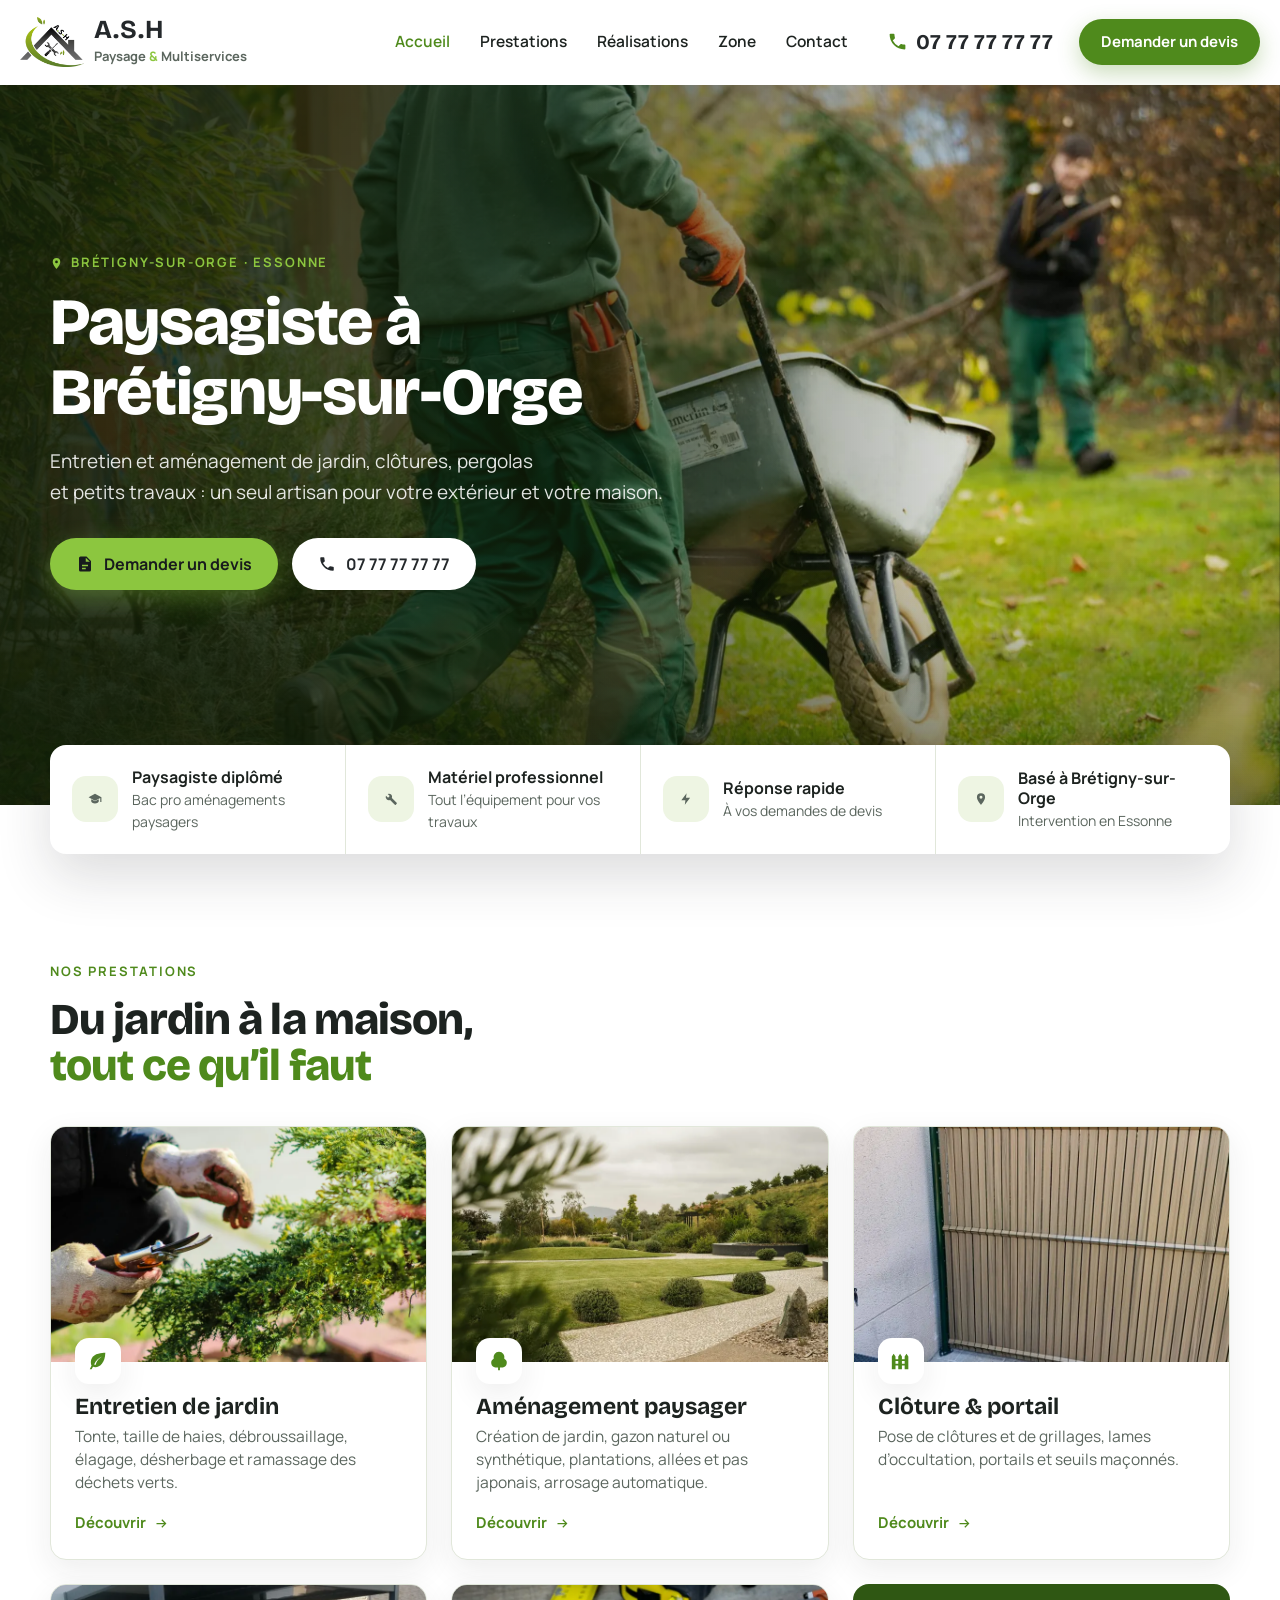
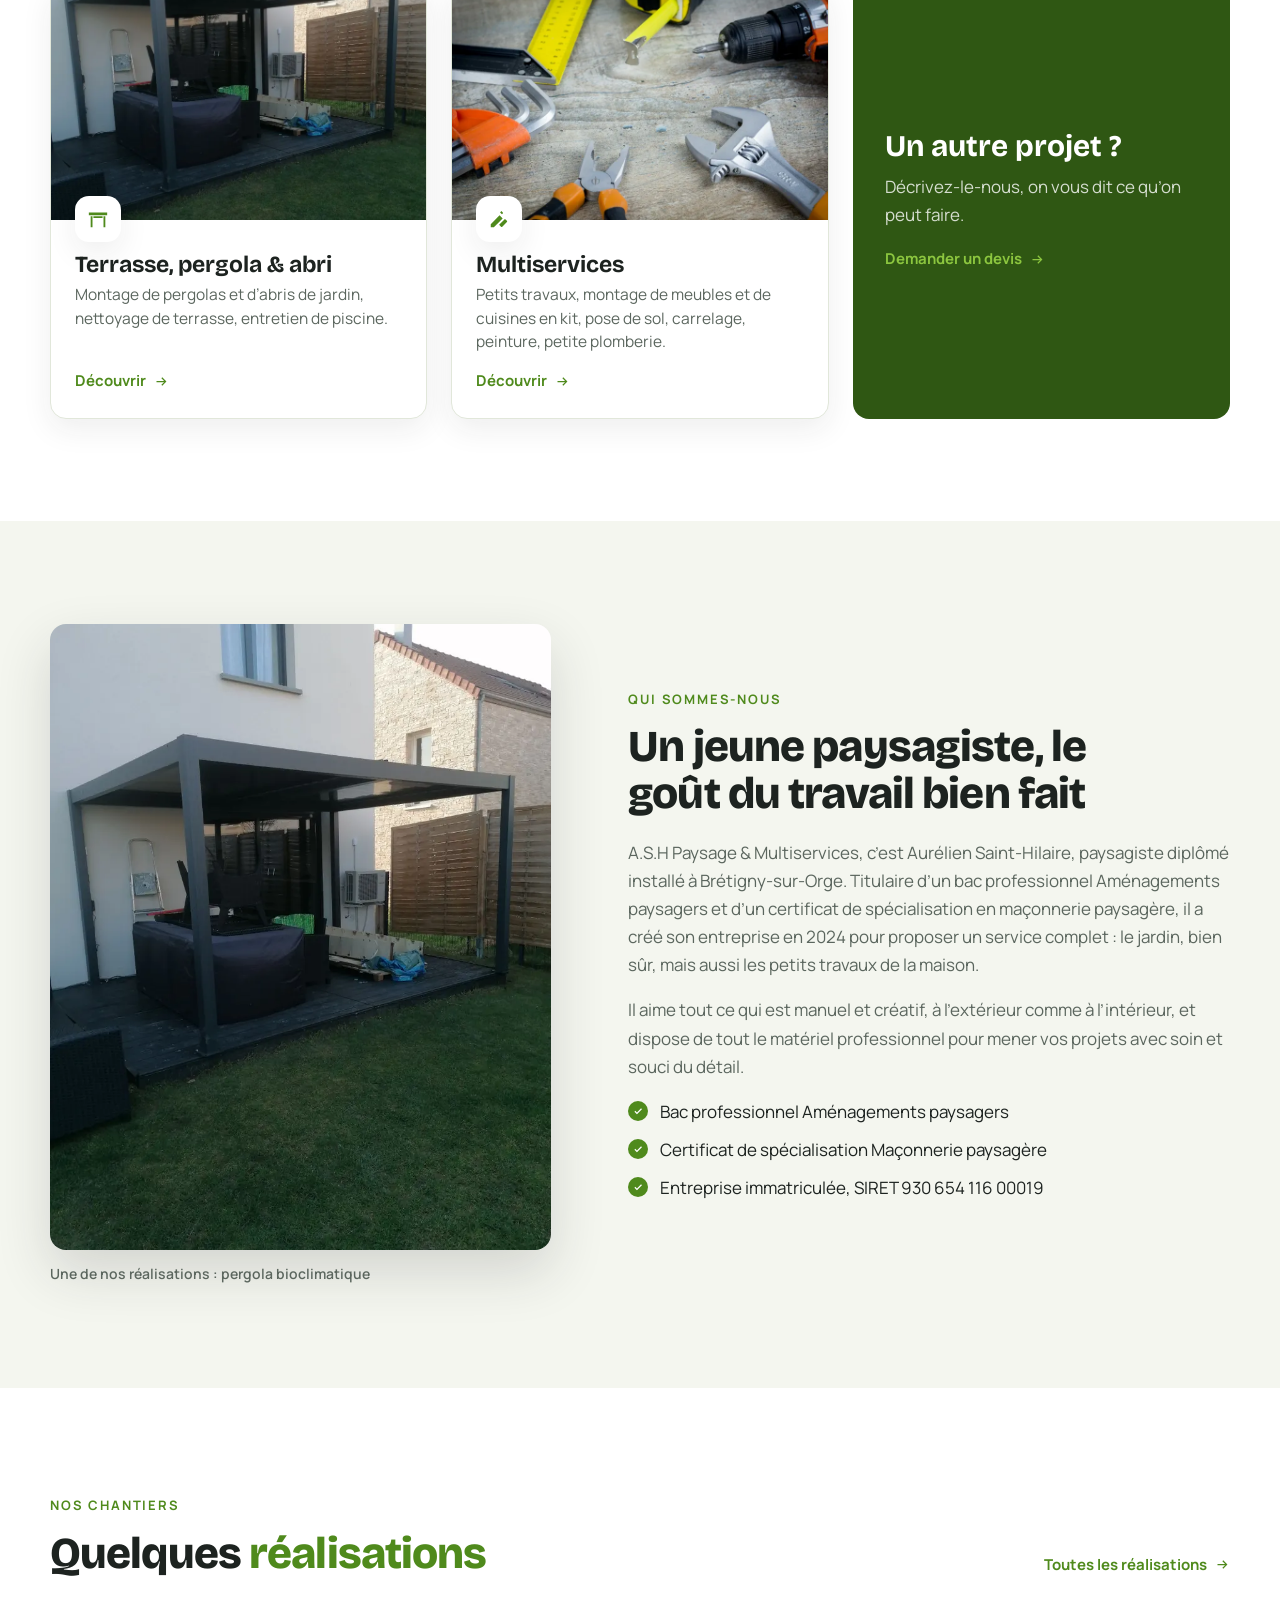
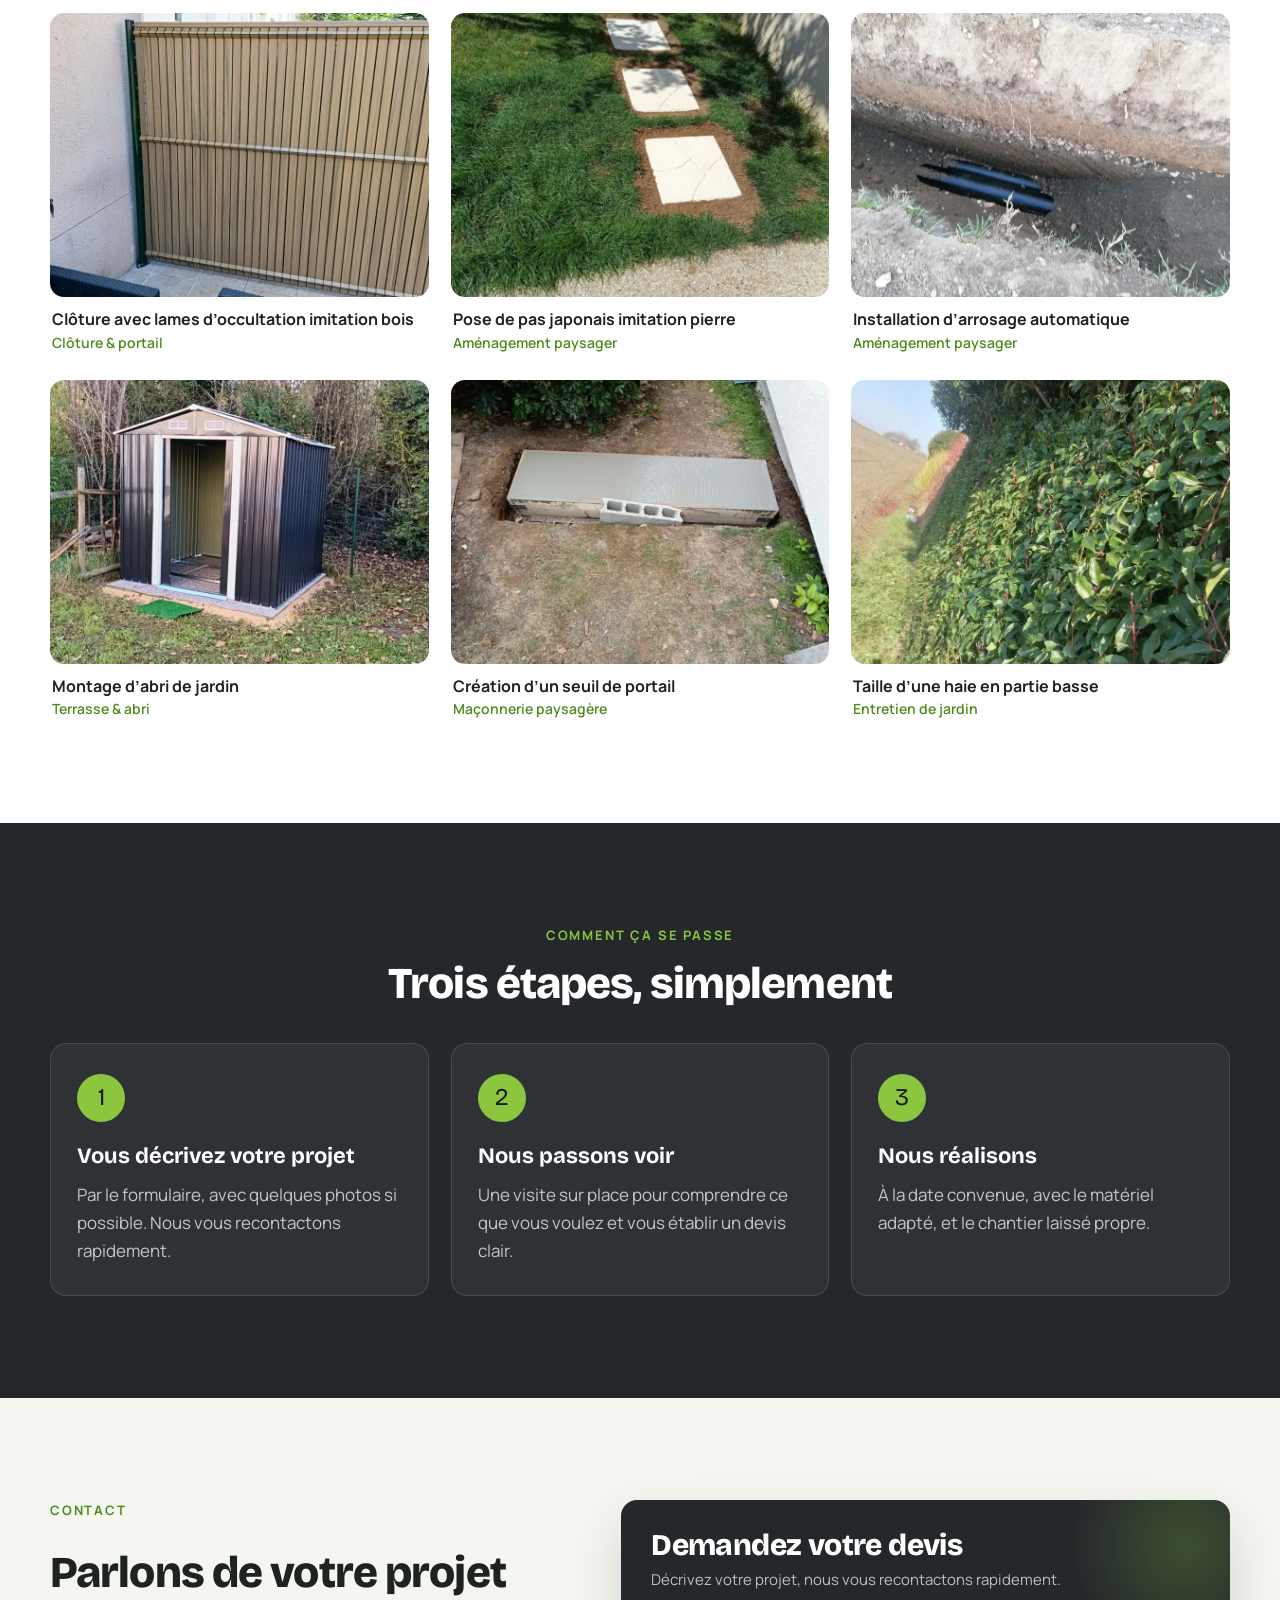
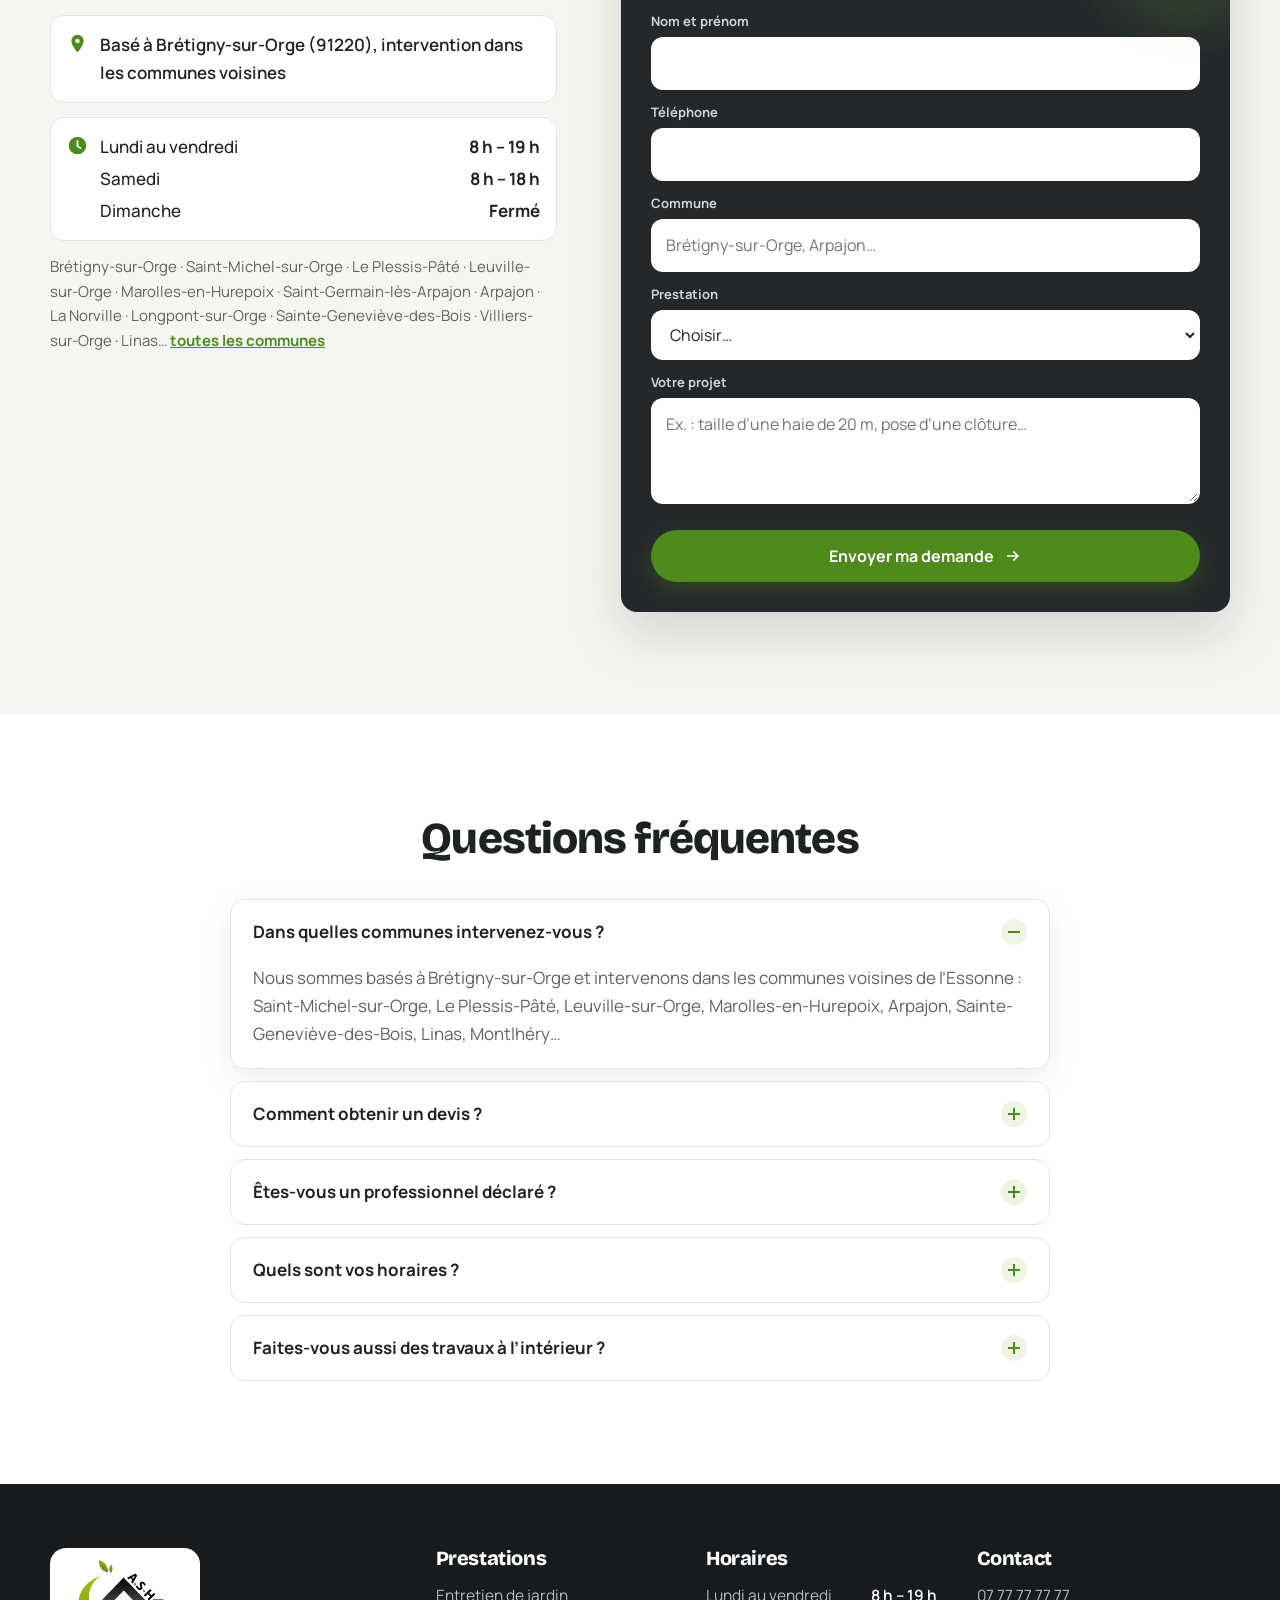
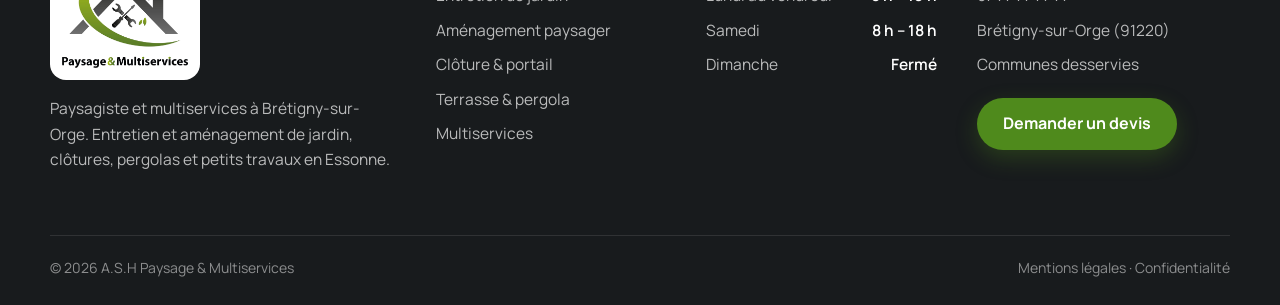
<file: index.html>
<!doctype html>
<html lang="fr">
<head>
<meta charset="utf-8">
<meta name="viewport" content="width=device-width,initial-scale=1">
<script>document.documentElement.classList.add('js')</script>
<title>Paysagiste à Brétigny-sur-Orge — Jardin &amp; multiservices | A.S.H</title>
<meta name="description" content="Paysagiste à Brétigny-sur-Orge (91) : entretien et aménagement de jardin, taille de haies, clôtures, pergolas, arrosage automatique et petits travaux.">
<meta name="robots" content="noindex,nofollow">
<link rel="canonical" href="https://ash-paysage.fr/">
<meta property="og:type" content="website">
<meta property="og:locale" content="fr_FR">
<meta property="og:site_name" content="A.S.H Paysage &amp; Multiservices">
<meta property="og:title" content="Paysagiste à Brétigny-sur-Orge — Jardin &amp; multiservices | A.S.H">
<meta property="og:description" content="Paysagiste à Brétigny-sur-Orge (91) : entretien et aménagement de jardin, taille de haies, clôtures, pergolas, arrosage automatique et petits travaux.">
<meta property="og:image" content="https://ash-paysage.fr/photos/jardinier-paysagiste-bretigny-1600.webp">
<meta name="theme-color" content="#2f5713">
<link rel="icon" href="photos/logo-picto.png">
<link rel="preconnect" href="https://fonts.googleapis.com">
<link rel="preconnect" href="https://fonts.gstatic.com" crossorigin>
<link href="https://fonts.googleapis.com/css2?family=Bricolage+Grotesque:opsz,wght@12..96,600;12..96,800&family=Manrope:wght@400;500;600;700&display=swap" rel="stylesheet">
<link rel="stylesheet" href="assets/style.css?v=1">
<script type="application/ld+json">{"@context":"https://schema.org","@graph":[{"@type":"LandscapingBusiness","@id":"https://ash-paysage.fr/#entreprise","name":"A.S.H Paysage & Multiservices","url":"https://ash-paysage.fr/","logo":"https://ash-paysage.fr/photos/logo-ash.png","image":"https://ash-paysage.fr/photos/jardinier-paysagiste-bretigny-1600.webp","founder":{"@type":"Person","name":"Aurélien Saint-Hilaire"},"foundingDate":"2024-06","telephone":"07 77 77 77 77","address":{"@type":"PostalAddress","addressLocality":"Brétigny-sur-Orge","postalCode":"91220","addressRegion":"Île-de-France","addressCountry":"FR"},"areaServed":[{"@type":"City","name":"Brétigny-sur-Orge"},{"@type":"City","name":"Saint-Michel-sur-Orge"},{"@type":"City","name":"Le Plessis-Pâté"},{"@type":"City","name":"Leuville-sur-Orge"},{"@type":"City","name":"Marolles-en-Hurepoix"},{"@type":"City","name":"Saint-Germain-lès-Arpajon"},{"@type":"City","name":"Arpajon"},{"@type":"City","name":"La Norville"},{"@type":"City","name":"Longpont-sur-Orge"},{"@type":"City","name":"Sainte-Geneviève-des-Bois"},{"@type":"City","name":"Villiers-sur-Orge"},{"@type":"City","name":"Linas"},{"@type":"City","name":"Montlhéry"},{"@type":"City","name":"Morsang-sur-Orge"},{"@type":"City","name":"Fleury-Mérogis"},{"@type":"City","name":"Cheptainville"},{"@type":"City","name":"Guibeville"},{"@type":"City","name":"Ollainville"},{"@type":"City","name":"Courson-Monteloup"},{"@type":"City","name":"Saint-Vrain"}],"openingHoursSpecification":[{"@type":"OpeningHoursSpecification","dayOfWeek":["Monday","Tuesday","Wednesday","Thursday","Friday"],"opens":"08:00","closes":"19:00"},{"@type":"OpeningHoursSpecification","dayOfWeek":["Saturday"],"opens":"08:00","closes":"18:00"}],"makesOffer":[{"@type":"Offer","itemOffered":{"@type":"Service","name":"Entretien de jardin","url":"https://ash-paysage.fr/entretien-de-jardin/"}},{"@type":"Offer","itemOffered":{"@type":"Service","name":"Aménagement paysager","url":"https://ash-paysage.fr/amenagement-paysager/"}},{"@type":"Offer","itemOffered":{"@type":"Service","name":"Clôture & portail","url":"https://ash-paysage.fr/cloture-portail/"}},{"@type":"Offer","itemOffered":{"@type":"Service","name":"Terrasse, pergola & abri","url":"https://ash-paysage.fr/terrasse-pergola-abri/"}},{"@type":"Offer","itemOffered":{"@type":"Service","name":"Multiservices","url":"https://ash-paysage.fr/multiservices/"}}]},{"@type":"WebSite","url":"https://ash-paysage.fr/","name":"A.S.H Paysage & Multiservices","inLanguage":"fr-FR"},{"@type":"FAQPage","mainEntity":[{"@type":"Question","name":"Dans quelles communes intervenez-vous ?","acceptedAnswer":{"@type":"Answer","text":"Nous sommes basés à Brétigny-sur-Orge et intervenons dans les communes voisines de l’Essonne : Saint-Michel-sur-Orge, Le Plessis-Pâté, Leuville-sur-Orge, Marolles-en-Hurepoix, Arpajon, Sainte-Geneviève-des-Bois, Linas, Montlhéry…"}},{"@type":"Question","name":"Comment obtenir un devis ?","acceptedAnswer":{"@type":"Answer","text":"Remplissez le formulaire en décrivant votre projet, avec des photos si possible. Nous vous recontactons rapidement pour convenir d’une visite et établir le devis."}},{"@type":"Question","name":"Êtes-vous un professionnel déclaré ?","acceptedAnswer":{"@type":"Answer","text":"Oui. A.S.H Paysage & Multiservices est une entreprise immatriculée (SIRET 930 654 116 00019), dirigée par Aurélien Saint-Hilaire, diplômé en aménagements paysagers."}},{"@type":"Question","name":"Quels sont vos horaires ?","acceptedAnswer":{"@type":"Answer","text":"Du lundi au vendredi de 8 h à 19 h, et le samedi de 8 h à 18 h."}},{"@type":"Question","name":"Faites-vous aussi des travaux à l’intérieur ?","acceptedAnswer":{"@type":"Answer","text":"Oui, c’est la partie multiservices : montage de meubles et de cuisines, pose de sol, carrelage, peinture et petite plomberie."}}]}]}</script>
</head>
<body class="accueil">
<a class="evitement" href="#contenu">Aller au contenu</a>

<header class="entete" data-entete>
  <div class="entete-in">
    <a class="marque" href="./" aria-label="A.S.H Paysage &amp; Multiservices, accueil">
      <img src="photos/logo-picto.png" alt="" width="240" height="187">
      <span><b>A.S.H</b><small>Paysage <em>&amp;</em> Multiservices</small></span>
    </a>
    <nav class="nav" aria-label="Navigation principale">
      <a href="./" aria-current="page">Accueil</a>
      <div class="nav-deroule">
        <a href="entretien-de-jardin/">Prestations</a>
        <div class="nav-sous"><a href="entretien-de-jardin/"><span class="ic"><svg viewBox="0 0 24 24" aria-hidden="true"><path d="M20 3S8 2.5 5 9.5C3.2 13.6 5 17 5 17L3 21h2l1.6-2.6C13 20 19.6 15.2 20 3zM7.8 15.9C9.4 11.6 13 8.6 16.5 7.2 13.3 9 10.6 12 9.3 16.3z"/></svg></span>Entretien de jardin</a><a href="amenagement-paysager/"><span class="ic"><svg viewBox="0 0 24 24" aria-hidden="true"><path d="M12 2a6 6 0 0 0-5.8 7.6A5 5 0 0 0 8 19h3v3h2v-3h3a5 5 0 0 0 1.8-9.4A6 6 0 0 0 12 2z"/></svg></span>Aménagement paysager</a><a href="cloture-portail/"><span class="ic"><svg viewBox="0 0 24 24" aria-hidden="true"><path d="M4 4 2 7v14h4V7zm7 0L9 7v14h4V7zm7 0-2 3v14h4V7zM6 10h3v2H6zm0 5h3v2H6zm7-5h3v2h-3zm0 5h3v2h-3z"/></svg></span>Clôture &amp; portail</a><a href="terrasse-pergola-abri/"><span class="ic"><svg viewBox="0 0 24 24" aria-hidden="true"><path d="M2 5h20v3H2zm2 4h2v12H4zm14 0h2v12h-2zM7 9h10v2H7z"/></svg></span>Terrasse &amp; pergola</a><a href="multiservices/"><span class="ic"><svg viewBox="0 0 24 24" aria-hidden="true"><path d="m14.6 3.4 2 2-1.4 1.4-2-2zM3 17.6 12.6 8l3.4 3.4L6.4 21H3zm15.5-5.7 2.1 2.1a1 1 0 0 1 0 1.4l-5 5a1 1 0 0 1-1.4 0l-2.1-2.1z"/></svg></span>Multiservices</a></div>
      </div>
      <a href="realisations/">Réalisations</a>
      <a href="zone-intervention/">Zone</a>
      <a href="contact/">Contact</a>
    </nav>
    <a class="entete-tel" href="tel:+33777777777"><svg viewBox="0 0 24 24" aria-hidden="true"><path d="M6.6 10.8a15.1 15.1 0 0 0 6.6 6.6l2.2-2.2a1 1 0 0 1 1-.25 11.4 11.4 0 0 0 3.6.57 1 1 0 0 1 1 1V20a1 1 0 0 1-1 1A17 17 0 0 1 3 4a1 1 0 0 1 1-1h3.5a1 1 0 0 1 1 1c0 1.25.2 2.45.57 3.6a1 1 0 0 1-.25 1z"/></svg><b>07 77 77 77 77</b></a>
    <a class="bouton bouton-vert entete-cta" href="contact/#devis">Demander un devis</a>
    <button class="burger" type="button" aria-expanded="false" aria-controls="menu-mobile" aria-label="Ouvrir le menu"><span></span><span></span><span></span></button>
  </div>
  <div class="menu-mobile" id="menu-mobile" hidden>
    <a href="./">Accueil</a>
    <div class="menu-mobile-services"><a href="entretien-de-jardin/"><span class="ic"><svg viewBox="0 0 24 24" aria-hidden="true"><path d="M20 3S8 2.5 5 9.5C3.2 13.6 5 17 5 17L3 21h2l1.6-2.6C13 20 19.6 15.2 20 3zM7.8 15.9C9.4 11.6 13 8.6 16.5 7.2 13.3 9 10.6 12 9.3 16.3z"/></svg></span>Entretien de jardin</a><a href="amenagement-paysager/"><span class="ic"><svg viewBox="0 0 24 24" aria-hidden="true"><path d="M12 2a6 6 0 0 0-5.8 7.6A5 5 0 0 0 8 19h3v3h2v-3h3a5 5 0 0 0 1.8-9.4A6 6 0 0 0 12 2z"/></svg></span>Aménagement paysager</a><a href="cloture-portail/"><span class="ic"><svg viewBox="0 0 24 24" aria-hidden="true"><path d="M4 4 2 7v14h4V7zm7 0L9 7v14h4V7zm7 0-2 3v14h4V7zM6 10h3v2H6zm0 5h3v2H6zm7-5h3v2h-3zm0 5h3v2h-3z"/></svg></span>Clôture &amp; portail</a><a href="terrasse-pergola-abri/"><span class="ic"><svg viewBox="0 0 24 24" aria-hidden="true"><path d="M2 5h20v3H2zm2 4h2v12H4zm14 0h2v12h-2zM7 9h10v2H7z"/></svg></span>Terrasse &amp; pergola</a><a href="multiservices/"><span class="ic"><svg viewBox="0 0 24 24" aria-hidden="true"><path d="m14.6 3.4 2 2-1.4 1.4-2-2zM3 17.6 12.6 8l3.4 3.4L6.4 21H3zm15.5-5.7 2.1 2.1a1 1 0 0 1 0 1.4l-5 5a1 1 0 0 1-1.4 0l-2.1-2.1z"/></svg></span>Multiservices</a></div>
    <a href="realisations/">Réalisations</a>
    <a href="zone-intervention/">Zone d’intervention</a>
    <a href="contact/">Contact</a>
    <a class="bouton bouton-vert" href="tel:+33777777777"><svg viewBox="0 0 24 24" aria-hidden="true"><path d="M6.6 10.8a15.1 15.1 0 0 0 6.6 6.6l2.2-2.2a1 1 0 0 1 1-.25 11.4 11.4 0 0 0 3.6.57 1 1 0 0 1 1 1V20a1 1 0 0 1-1 1A17 17 0 0 1 3 4a1 1 0 0 1 1-1h3.5a1 1 0 0 1 1 1c0 1.25.2 2.45.57 3.6a1 1 0 0 1-.25 1z"/></svg> 07 77 77 77 77</a>
  </div>
</header>

<main id="contenu">


<section class="hero">
  <div class="hero-fond" data-parallaxe><img src="photos/jardinier-paysagiste-bretigny-800.webp" srcset="photos/jardinier-paysagiste-bretigny-800.webp 800w, photos/jardinier-paysagiste-bretigny-1600.webp 1600w" sizes="100vw" alt="Jardinier paysagiste au travail dans un jardin" width="1600" height="1066" fetchpriority="high" decoding="async"></div>
  <div class="cadre hero-in">
    <p class="surtitre hero-anim"><svg viewBox="0 0 24 24" aria-hidden="true"><path d="M12 2a7 7 0 0 0-7 7c0 5.2 7 13 7 13s7-7.8 7-13a7 7 0 0 0-7-7zm0 9.5A2.5 2.5 0 1 1 12 6.5a2.5 2.5 0 0 1 0 5z"/></svg> Brétigny-sur-Orge · Essonne</p>
    <h1 class="hero-anim">Paysagiste à Brétigny-sur-Orge</h1>
    <p class="hero-sous hero-anim">Entretien et aménagement de jardin, clôtures, pergolas<br>et petits travaux : un seul artisan pour votre extérieur et votre maison.</p>
    <div class="hero-actions hero-anim">
      <a class="bouton bouton-vert-vif" href="contact/#devis"><svg viewBox="0 0 24 24" aria-hidden="true"><path d="M14 2H6a2 2 0 0 0-2 2v16a2 2 0 0 0 2 2h12a2 2 0 0 0 2-2V8zm-1 7V3.5L18.5 9zM8 13h8v2H8zm0 4h5v2H8z"/></svg> Demander un devis</a>
      <a class="bouton bouton-blanc" href="tel:+33777777777"><svg viewBox="0 0 24 24" aria-hidden="true"><path d="M6.6 10.8a15.1 15.1 0 0 0 6.6 6.6l2.2-2.2a1 1 0 0 1 1-.25 11.4 11.4 0 0 0 3.6.57 1 1 0 0 1 1 1V20a1 1 0 0 1-1 1A17 17 0 0 1 3 4a1 1 0 0 1 1-1h3.5a1 1 0 0 1 1 1c0 1.25.2 2.45.57 3.6a1 1 0 0 1-.25 1z"/></svg> 07 77 77 77 77</a>
    </div>
  </div>
</section>

<div class="cadre">
<div class="atouts">
  <div><span class="ic"><svg viewBox="0 0 24 24" aria-hidden="true"><path d="M12 3 1 9l11 6 9-4.9V17h2V9zm-6.5 9.3V16c0 1.9 2.9 3.5 6.5 3.5s6.5-1.6 6.5-3.5v-3.7L12 16z"/></svg></span><p><b>Paysagiste diplômé</b><span>Bac pro aménagements paysagers</span></p></div>
  <div><span class="ic"><svg viewBox="0 0 24 24" aria-hidden="true"><path d="M21.7 18.6 13.5 10.4a5.5 5.5 0 0 0-7.2-7.1L9.9 7 7 9.9 3.3 6.3a5.5 5.5 0 0 0 7.1 7.2l8.2 8.2a1.1 1.1 0 0 0 1.6 0l1.5-1.5a1.1 1.1 0 0 0 0-1.6z"/></svg></span><p><b>Matériel professionnel</b><span>Tout l’équipement pour vos travaux</span></p></div>
  <div><span class="ic"><svg viewBox="0 0 24 24" aria-hidden="true"><path d="M13 2 4 14h7l-1 8 9-12h-7z"/></svg></span><p><b>Réponse rapide</b><span>À vos demandes de devis</span></p></div>
  <div><span class="ic"><svg viewBox="0 0 24 24" aria-hidden="true"><path d="M12 2a7 7 0 0 0-7 7c0 5.2 7 13 7 13s7-7.8 7-13a7 7 0 0 0-7-7zm0 9.5A2.5 2.5 0 1 1 12 6.5a2.5 2.5 0 0 1 0 5z"/></svg></span><p><b>Basé à Brétigny-sur-Orge</b><span>Intervention en Essonne</span></p></div>
</div></div>

<section class="section">
  <div class="cadre">
    <div class="tete-section reveler">
      <p class="surtitre">Nos prestations</p>
      <h2>Du jardin à la maison, <em>tout ce qu’il faut</em></h2>
    </div>
    <div class="grille-services">
<a class="carte-service reveler" href="entretien-de-jardin/">
  <span class="carte-photo"><img src="photos/taille-arbuste-cisailles-800.webp" srcset="photos/taille-arbuste-cisailles-800.webp 800w, photos/taille-arbuste-cisailles-1600.webp 1600w" sizes="(min-width: 1100px) 380px, (min-width: 700px) 45vw, 100vw" alt="Entretien de jardin" width="1600" height="1066" loading="lazy" decoding="async"></span>
  <span class="carte-corps"><span class="ic"><svg viewBox="0 0 24 24" aria-hidden="true"><path d="M20 3S8 2.5 5 9.5C3.2 13.6 5 17 5 17L3 21h2l1.6-2.6C13 20 19.6 15.2 20 3zM7.8 15.9C9.4 11.6 13 8.6 16.5 7.2 13.3 9 10.6 12 9.3 16.3z"/></svg></span><b>Entretien de jardin</b><span>Tonte, taille de haies, débroussaillage, élagage, désherbage et ramassage des déchets verts.</span><span class="lien-fleche">Découvrir <svg viewBox="0 0 24 24" aria-hidden="true"><path d="M13.2 5.3 19.9 12l-6.7 6.7-1.4-1.4 4.3-4.3H4v-2h12.1l-4.3-4.3z"/></svg></span></span>
</a>
<a class="carte-service reveler" href="amenagement-paysager/">
  <span class="carte-photo"><img src="photos/amenagement-paysager-jardin-800.webp" srcset="photos/amenagement-paysager-jardin-800.webp 800w, photos/amenagement-paysager-jardin-1600.webp 1600w" sizes="(min-width: 1100px) 380px, (min-width: 700px) 45vw, 100vw" alt="Aménagement paysager" width="1600" height="1066" loading="lazy" decoding="async"></span>
  <span class="carte-corps"><span class="ic"><svg viewBox="0 0 24 24" aria-hidden="true"><path d="M12 2a6 6 0 0 0-5.8 7.6A5 5 0 0 0 8 19h3v3h2v-3h3a5 5 0 0 0 1.8-9.4A6 6 0 0 0 12 2z"/></svg></span><b>Aménagement paysager</b><span>Création de jardin, gazon naturel ou synthétique, plantations, allées et pas japonais, arrosage automatique.</span><span class="lien-fleche">Découvrir <svg viewBox="0 0 24 24" aria-hidden="true"><path d="M13.2 5.3 19.9 12l-6.7 6.7-1.4-1.4 4.3-4.3H4v-2h12.1l-4.3-4.3z"/></svg></span></span>
</a>
<a class="carte-service reveler" href="cloture-portail/">
  <span class="carte-photo"><img src="photos/reel-cloture-occultation-bois-800.webp" srcset="photos/reel-cloture-occultation-bois-800.webp 800w, photos/reel-cloture-occultation-bois-1600.webp 1600w" sizes="(min-width: 1100px) 380px, (min-width: 700px) 45vw, 100vw" alt="Clôture &amp; portail" width="1600" height="1200" loading="lazy" decoding="async"></span>
  <span class="carte-corps"><span class="ic"><svg viewBox="0 0 24 24" aria-hidden="true"><path d="M4 4 2 7v14h4V7zm7 0L9 7v14h4V7zm7 0-2 3v14h4V7zM6 10h3v2H6zm0 5h3v2H6zm7-5h3v2h-3zm0 5h3v2h-3z"/></svg></span><b>Clôture &amp; portail</b><span>Pose de clôtures et de grillages, lames d’occultation, portails et seuils maçonnés.</span><span class="lien-fleche">Découvrir <svg viewBox="0 0 24 24" aria-hidden="true"><path d="M13.2 5.3 19.9 12l-6.7 6.7-1.4-1.4 4.3-4.3H4v-2h12.1l-4.3-4.3z"/></svg></span></span>
</a>
<a class="carte-service reveler" href="terrasse-pergola-abri/">
  <span class="carte-photo"><img src="photos/reel-pergola-bioclimatique-800.webp" srcset="photos/reel-pergola-bioclimatique-800.webp 800w, photos/reel-pergola-bioclimatique-1600.webp 810w" sizes="(min-width: 1100px) 380px, (min-width: 700px) 45vw, 100vw" alt="Terrasse, pergola &amp; abri" width="810" height="1080" loading="lazy" decoding="async"></span>
  <span class="carte-corps"><span class="ic"><svg viewBox="0 0 24 24" aria-hidden="true"><path d="M2 5h20v3H2zm2 4h2v12H4zm14 0h2v12h-2zM7 9h10v2H7z"/></svg></span><b>Terrasse, pergola &amp; abri</b><span>Montage de pergolas et d’abris de jardin, nettoyage de terrasse, entretien de piscine.</span><span class="lien-fleche">Découvrir <svg viewBox="0 0 24 24" aria-hidden="true"><path d="M13.2 5.3 19.9 12l-6.7 6.7-1.4-1.4 4.3-4.3H4v-2h12.1l-4.3-4.3z"/></svg></span></span>
</a>
<a class="carte-service reveler" href="multiservices/">
  <span class="carte-photo"><img src="photos/outils-multiservices-800.webp" srcset="photos/outils-multiservices-800.webp 800w, photos/outils-multiservices-1600.webp 1600w" sizes="(min-width: 1100px) 380px, (min-width: 700px) 45vw, 100vw" alt="Multiservices" width="1600" height="1066" loading="lazy" decoding="async"></span>
  <span class="carte-corps"><span class="ic"><svg viewBox="0 0 24 24" aria-hidden="true"><path d="m14.6 3.4 2 2-1.4 1.4-2-2zM3 17.6 12.6 8l3.4 3.4L6.4 21H3zm15.5-5.7 2.1 2.1a1 1 0 0 1 0 1.4l-5 5a1 1 0 0 1-1.4 0l-2.1-2.1z"/></svg></span><b>Multiservices</b><span>Petits travaux, montage de meubles et de cuisines en kit, pose de sol, carrelage, peinture, petite plomberie.</span><span class="lien-fleche">Découvrir <svg viewBox="0 0 24 24" aria-hidden="true"><path d="M13.2 5.3 19.9 12l-6.7 6.7-1.4-1.4 4.3-4.3H4v-2h12.1l-4.3-4.3z"/></svg></span></span>
</a>
      <a class="carte-devis reveler" href="contact/#devis"><b>Un autre projet ?</b><span>Décrivez-le-nous, on vous dit ce qu’on peut faire.</span><span class="lien-fleche">Demander un devis <svg viewBox="0 0 24 24" aria-hidden="true"><path d="M13.2 5.3 19.9 12l-6.7 6.7-1.4-1.4 4.3-4.3H4v-2h12.1l-4.3-4.3z"/></svg></span></a>
    </div>
  </div>
</section>

<section class="section section-claire">
  <div class="cadre presentation">
    <figure class="presentation-photo reveler"><img src="photos/reel-pergola-bioclimatique-800.webp" srcset="photos/reel-pergola-bioclimatique-800.webp 800w, photos/reel-pergola-bioclimatique-1600.webp 810w" sizes="(min-width: 900px) 40vw, 100vw" alt="Pergola bioclimatique montée par A.S.H Paysage &amp; Multiservices" width="810" height="1080" loading="lazy" decoding="async"><figcaption>Une de nos réalisations : pergola bioclimatique</figcaption></figure>
    <div class="presentation-texte reveler">
      <p class="surtitre">Qui sommes-nous</p>
      <h2>Un jeune paysagiste, le goût du travail bien fait</h2>
      <p>A.S.H Paysage &amp; Multiservices, c’est Aurélien Saint-Hilaire, paysagiste diplômé installé à Brétigny-sur-Orge. Titulaire d’un bac professionnel Aménagements paysagers et d’un certificat de spécialisation en maçonnerie paysagère, il a créé son entreprise en 2024 pour proposer un service complet : le jardin, bien sûr, mais aussi les petits travaux de la maison.</p>
      <p>Il aime tout ce qui est manuel et créatif, à l’extérieur comme à l’intérieur, et dispose de tout le matériel professionnel pour mener vos projets avec soin et souci du détail.</p>
      <ul class="liste-coche"><li>Bac professionnel Aménagements paysagers</li><li>Certificat de spécialisation Maçonnerie paysagère</li><li>Entreprise immatriculée, SIRET 930 654 116 00019</li></ul>
    </div>
  </div>
</section>

<section class="section">
  <div class="cadre">
    <div class="tete-section tete-ligne reveler">
      <div><p class="surtitre">Nos chantiers</p><h2>Quelques <em>réalisations</em></h2></div>
      <a class="lien-fleche" href="realisations/">Toutes les réalisations <svg viewBox="0 0 24 24" aria-hidden="true"><path d="M13.2 5.3 19.9 12l-6.7 6.7-1.4-1.4 4.3-4.3H4v-2h12.1l-4.3-4.3z"/></svg></a>
    </div>
    <div class="grille-realisations">
      <figure class="realisation reveler"><span class="realisation-photo"><img src="photos/reel-cloture-occultation-bois-800.webp" srcset="photos/reel-cloture-occultation-bois-800.webp 800w, photos/reel-cloture-occultation-bois-1600.webp 1600w" sizes="(min-width: 900px) 33vw, 50vw" alt="Clôture avec lames d’occultation imitation bois" width="1600" height="1200" loading="lazy" decoding="async"></span><figcaption><b>Clôture avec lames d’occultation imitation bois</b><span>Clôture &amp; portail</span></figcaption></figure>
      <figure class="realisation reveler"><span class="realisation-photo"><img src="photos/reel-pas-japonais-imitation-pierre-800.webp" srcset="photos/reel-pas-japonais-imitation-pierre-800.webp 800w, photos/reel-pas-japonais-imitation-pierre-1600.webp 810w" sizes="(min-width: 900px) 33vw, 50vw" alt="Pose de pas japonais imitation pierre" width="810" height="1080" loading="lazy" decoding="async"></span><figcaption><b>Pose de pas japonais imitation pierre</b><span>Aménagement paysager</span></figcaption></figure>
      <figure class="realisation reveler"><span class="realisation-photo"><img src="photos/reel-arrosage-automatique-800.webp" srcset="photos/reel-arrosage-automatique-800.webp 800w, photos/reel-arrosage-automatique-1600.webp 1600w" sizes="(min-width: 900px) 33vw, 50vw" alt="Installation d’arrosage automatique" width="1600" height="1200" loading="lazy" decoding="async"></span><figcaption><b>Installation d’arrosage automatique</b><span>Aménagement paysager</span></figcaption></figure>
      <figure class="realisation reveler"><span class="realisation-photo"><img src="photos/reel-montage-abri-de-jardin-800.webp" srcset="photos/reel-montage-abri-de-jardin-800.webp 800w, photos/reel-montage-abri-de-jardin-1600.webp 1600w" sizes="(min-width: 900px) 33vw, 50vw" alt="Montage d’abri de jardin" width="1600" height="1200" loading="lazy" decoding="async"></span><figcaption><b>Montage d’abri de jardin</b><span>Terrasse &amp; abri</span></figcaption></figure>
      <figure class="realisation reveler"><span class="realisation-photo"><img src="photos/reel-seuil-de-portail-800.webp" srcset="photos/reel-seuil-de-portail-800.webp 800w, photos/reel-seuil-de-portail-1600.webp 1600w" sizes="(min-width: 900px) 33vw, 50vw" alt="Création d’un seuil de portail" width="1600" height="1200" loading="lazy" decoding="async"></span><figcaption><b>Création d’un seuil de portail</b><span>Maçonnerie paysagère</span></figcaption></figure>
      <figure class="realisation reveler"><span class="realisation-photo"><img src="photos/reel-taille-de-haie-800.webp" srcset="photos/reel-taille-de-haie-800.webp 800w, photos/reel-taille-de-haie-1600.webp 810w" sizes="(min-width: 900px) 33vw, 50vw" alt="Taille d’une haie en partie basse" width="810" height="1080" loading="lazy" decoding="async"></span><figcaption><b>Taille d’une haie en partie basse</b><span>Entretien de jardin</span></figcaption></figure>
    </div>
  </div>
</section>

<section class="section section-sombre">
  <div class="cadre">
    <div class="tete-section tete-centree reveler"><p class="surtitre">Comment ça se passe</p><h2>Trois étapes, simplement</h2></div>
    <ol class="etapes">
      <li class="reveler"><b>Vous décrivez votre projet</b><span>Par le formulaire, avec quelques photos si possible. Nous vous recontactons rapidement.</span></li>
      <li class="reveler"><b>Nous passons voir</b><span>Une visite sur place pour comprendre ce que vous voulez et vous établir un devis clair.</span></li>
      <li class="reveler"><b>Nous réalisons</b><span>À la date convenue, avec le matériel adapté, et le chantier laissé propre.</span></li>
    </ol>
  </div>
</section>

<section class="section section-claire" id="devis-accueil">
  <div class="cadre contact">
    <div class="contact-infos reveler">
      <p class="surtitre">Contact</p>
      <h2>Parlons de votre projet</h2>
      <p class="contact-ligne"><svg viewBox="0 0 24 24" aria-hidden="true"><path d="M12 2a7 7 0 0 0-7 7c0 5.2 7 13 7 13s7-7.8 7-13a7 7 0 0 0-7-7zm0 9.5A2.5 2.5 0 1 1 12 6.5a2.5 2.5 0 0 1 0 5z"/></svg><span>Basé à Brétigny-sur-Orge (91220), intervention dans les communes voisines</span></p>
      <div class="contact-ligne contact-horaires"><svg viewBox="0 0 24 24" aria-hidden="true"><path d="M12 2a10 10 0 1 0 0 20 10 10 0 0 0 0-20zm1 10.4 3.6 2.1-1 1.7L11 13V6h2z"/></svg><ul><li><span>Lundi au vendredi</span><b>8 h – 19 h</b></li><li><span>Samedi</span><b>8 h – 18 h</b></li><li><span>Dimanche</span><b>Fermé</b></li></ul></div>
      <p class="zone-courte">Brétigny-sur-Orge · Saint-Michel-sur-Orge · Le Plessis-Pâté · Leuville-sur-Orge · Marolles-en-Hurepoix · Saint-Germain-lès-Arpajon · Arpajon · La Norville · Longpont-sur-Orge · Sainte-Geneviève-des-Bois · Villiers-sur-Orge · Linas… <a href="zone-intervention/">toutes les communes</a></p>
    </div>
    <div class="devis-carte reveler">
<form class="devis" id="quick-form" data-devis novalidate>
  <h2>Demandez votre devis</h2>
  <p class="devis-intro">Décrivez votre projet, nous vous recontactons rapidement.</p>
  <label><span>Nom et prénom</span><input name="nom" autocomplete="name" required></label>
  <label><span>Téléphone</span><input name="telephone" type="tel" autocomplete="tel" inputmode="tel" required></label>
  <label><span>Commune</span><input name="ville" autocomplete="address-level2" placeholder="Brétigny-sur-Orge, Arpajon…"></label>
  <label><span>Prestation</span>
    <select name="besoin"><option value="">Choisir…</option><option>Entretien de jardin</option><option>Aménagement paysager</option><option>Clôture &amp; portail</option><option>Terrasse &amp; pergola</option><option>Multiservices</option><option>Autre</option></select>
  </label>
  <label><span>Votre projet</span><textarea name="message" rows="3" placeholder="Ex. : taille d’une haie de 20 m, pose d’une clôture…"></textarea></label>
  <button class="bouton bouton-vert" type="submit">Envoyer ma demande <svg viewBox="0 0 24 24" aria-hidden="true"><path d="M13.2 5.3 19.9 12l-6.7 6.7-1.4-1.4 4.3-4.3H4v-2h12.1l-4.3-4.3z"/></svg></button>
  <p class="devis-note" data-note hidden></p>
</form></div>
  </div>
</section>

<section class="section">
  <div class="cadre etroit">
    <div class="tete-section tete-centree reveler"><h2>Questions fréquentes</h2></div>
    <div class="faq">
  <details class="reveler" open><summary><span>Dans quelles communes intervenez-vous ?</span><i aria-hidden="true"></i></summary><p>Nous sommes basés à Brétigny-sur-Orge et intervenons dans les communes voisines de l’Essonne : Saint-Michel-sur-Orge, Le Plessis-Pâté, Leuville-sur-Orge, Marolles-en-Hurepoix, Arpajon, Sainte-Geneviève-des-Bois, Linas, Montlhéry…</p></details>
  <details class="reveler"><summary><span>Comment obtenir un devis ?</span><i aria-hidden="true"></i></summary><p>Remplissez le formulaire en décrivant votre projet, avec des photos si possible. Nous vous recontactons rapidement pour convenir d’une visite et établir le devis.</p></details>
  <details class="reveler"><summary><span>Êtes-vous un professionnel déclaré ?</span><i aria-hidden="true"></i></summary><p>Oui. A.S.H Paysage &amp; Multiservices est une entreprise immatriculée (SIRET 930 654 116 00019), dirigée par Aurélien Saint-Hilaire, diplômé en aménagements paysagers.</p></details>
  <details class="reveler"><summary><span>Quels sont vos horaires ?</span><i aria-hidden="true"></i></summary><p>Du lundi au vendredi de 8 h à 19 h, et le samedi de 8 h à 18 h.</p></details>
  <details class="reveler"><summary><span>Faites-vous aussi des travaux à l’intérieur ?</span><i aria-hidden="true"></i></summary><p>Oui, c’est la partie multiservices : montage de meubles et de cuisines, pose de sol, carrelage, peinture et petite plomberie.</p></details></div>
  </div>
</section>
</main>

<footer class="pied">
  <div class="cadre pied-haut">
    <div>
      <img class="pied-logo" src="photos/logo-ash.png" alt="A.S.H Paysage &amp; Multiservices" width="978" height="843" loading="lazy">
      <p>Paysagiste et multiservices à Brétigny-sur-Orge. Entretien et aménagement de jardin, clôtures, pergolas et petits travaux en Essonne.</p>
    </div>
    <div>
      <h2 class="pied-titre">Prestations</h2>
      <ul><li><a href="entretien-de-jardin/">Entretien de jardin</a></li><li><a href="amenagement-paysager/">Aménagement paysager</a></li><li><a href="cloture-portail/">Clôture &amp; portail</a></li><li><a href="terrasse-pergola-abri/">Terrasse &amp; pergola</a></li><li><a href="multiservices/">Multiservices</a></li></ul>
    </div>
    <div>
      <h2 class="pied-titre">Horaires</h2>
      <ul class="pied-horaires"><li><span>Lundi au vendredi</span><b>8 h – 19 h</b></li><li><span>Samedi</span><b>8 h – 18 h</b></li><li><span>Dimanche</span><b>Fermé</b></li></ul>
    </div>
    <div>
      <h2 class="pied-titre">Contact</h2>
      <ul>
        <li><a href="tel:+33777777777">07 77 77 77 77</a></li>
        <li>Brétigny-sur-Orge (91220)</li>
        <li><a href="zone-intervention/">Communes desservies</a></li>
      </ul>
      <a class="bouton bouton-vert" href="contact/#devis">Demander un devis</a>
    </div>
  </div>
  <div class="cadre pied-bas">
    <span>© 2026 A.S.H Paysage &amp; Multiservices</span>
    <span><a href="mentions-legales/">Mentions légales</a> · <a href="politique-de-confidentialite/">Confidentialité</a></span>
  </div>
</footer>

<div class="barre-mobile">
  <a href="tel:+33777777777"><svg viewBox="0 0 24 24" aria-hidden="true"><path d="M6.6 10.8a15.1 15.1 0 0 0 6.6 6.6l2.2-2.2a1 1 0 0 1 1-.25 11.4 11.4 0 0 0 3.6.57 1 1 0 0 1 1 1V20a1 1 0 0 1-1 1A17 17 0 0 1 3 4a1 1 0 0 1 1-1h3.5a1 1 0 0 1 1 1c0 1.25.2 2.45.57 3.6a1 1 0 0 1-.25 1z"/></svg><span>Appeler</span></a>
  <a href="contact/#devis" class="barre-devis"><svg viewBox="0 0 24 24" aria-hidden="true"><path d="M14 2H6a2 2 0 0 0-2 2v16a2 2 0 0 0 2 2h12a2 2 0 0 0 2-2V8zm-1 7V3.5L18.5 9zM8 13h8v2H8zm0 4h5v2H8z"/></svg><span>Demander un devis</span></a>
</div>

<script>
  window.LOCWEB_CONFIG = {
    supabaseUrl: 'https://ibqawtgnucakzdldnitj.supabase.co',
    supabaseAnonKey: 'sb_publishable_rpLrUo4Cqnfl8zSohDqO0A_Q5Vkj2Hk',
    clientId: '',
    ga4Id: ''
  };
</script>
<script src="contenu-loader.js" defer></script>
<script src="leads-form.js" defer></script>
<script src="mesure.js" defer></script>
<script src="assets/site.js?v=1" defer></script>
</body>
</html>
</file>
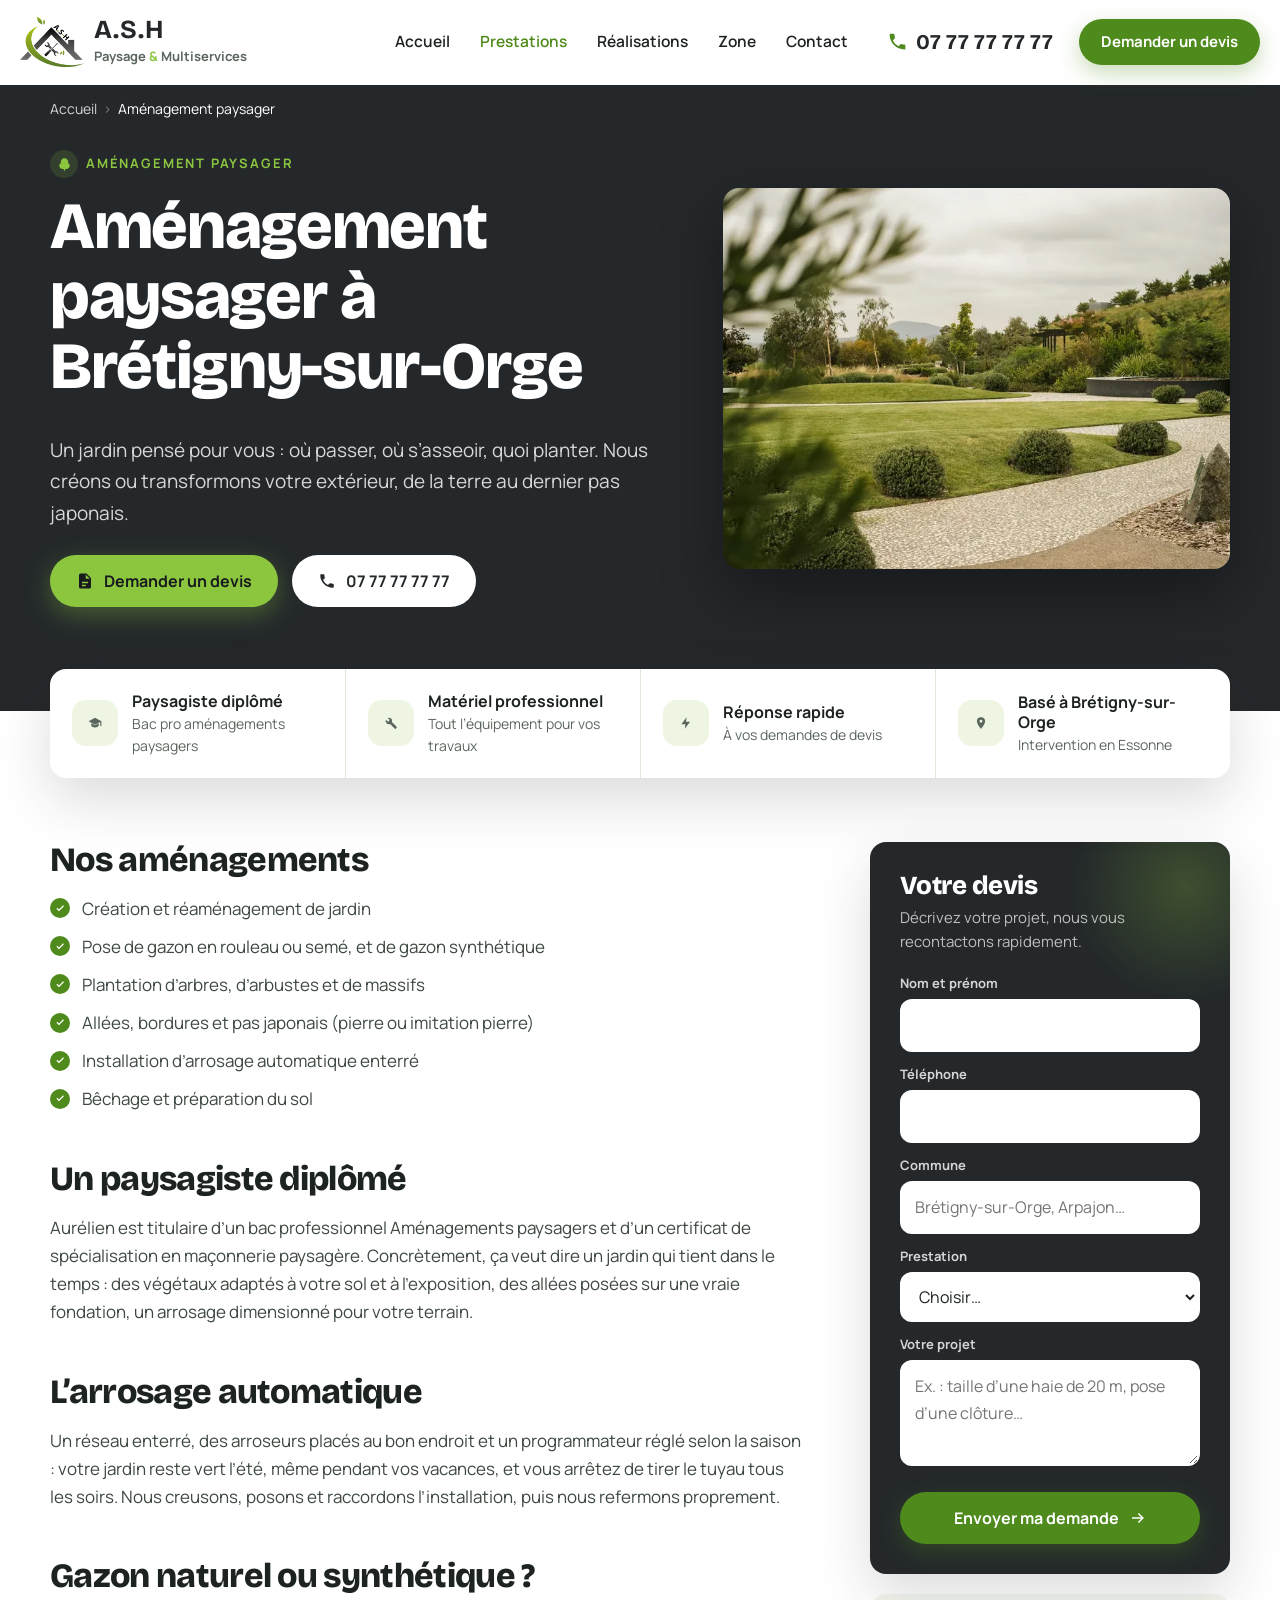
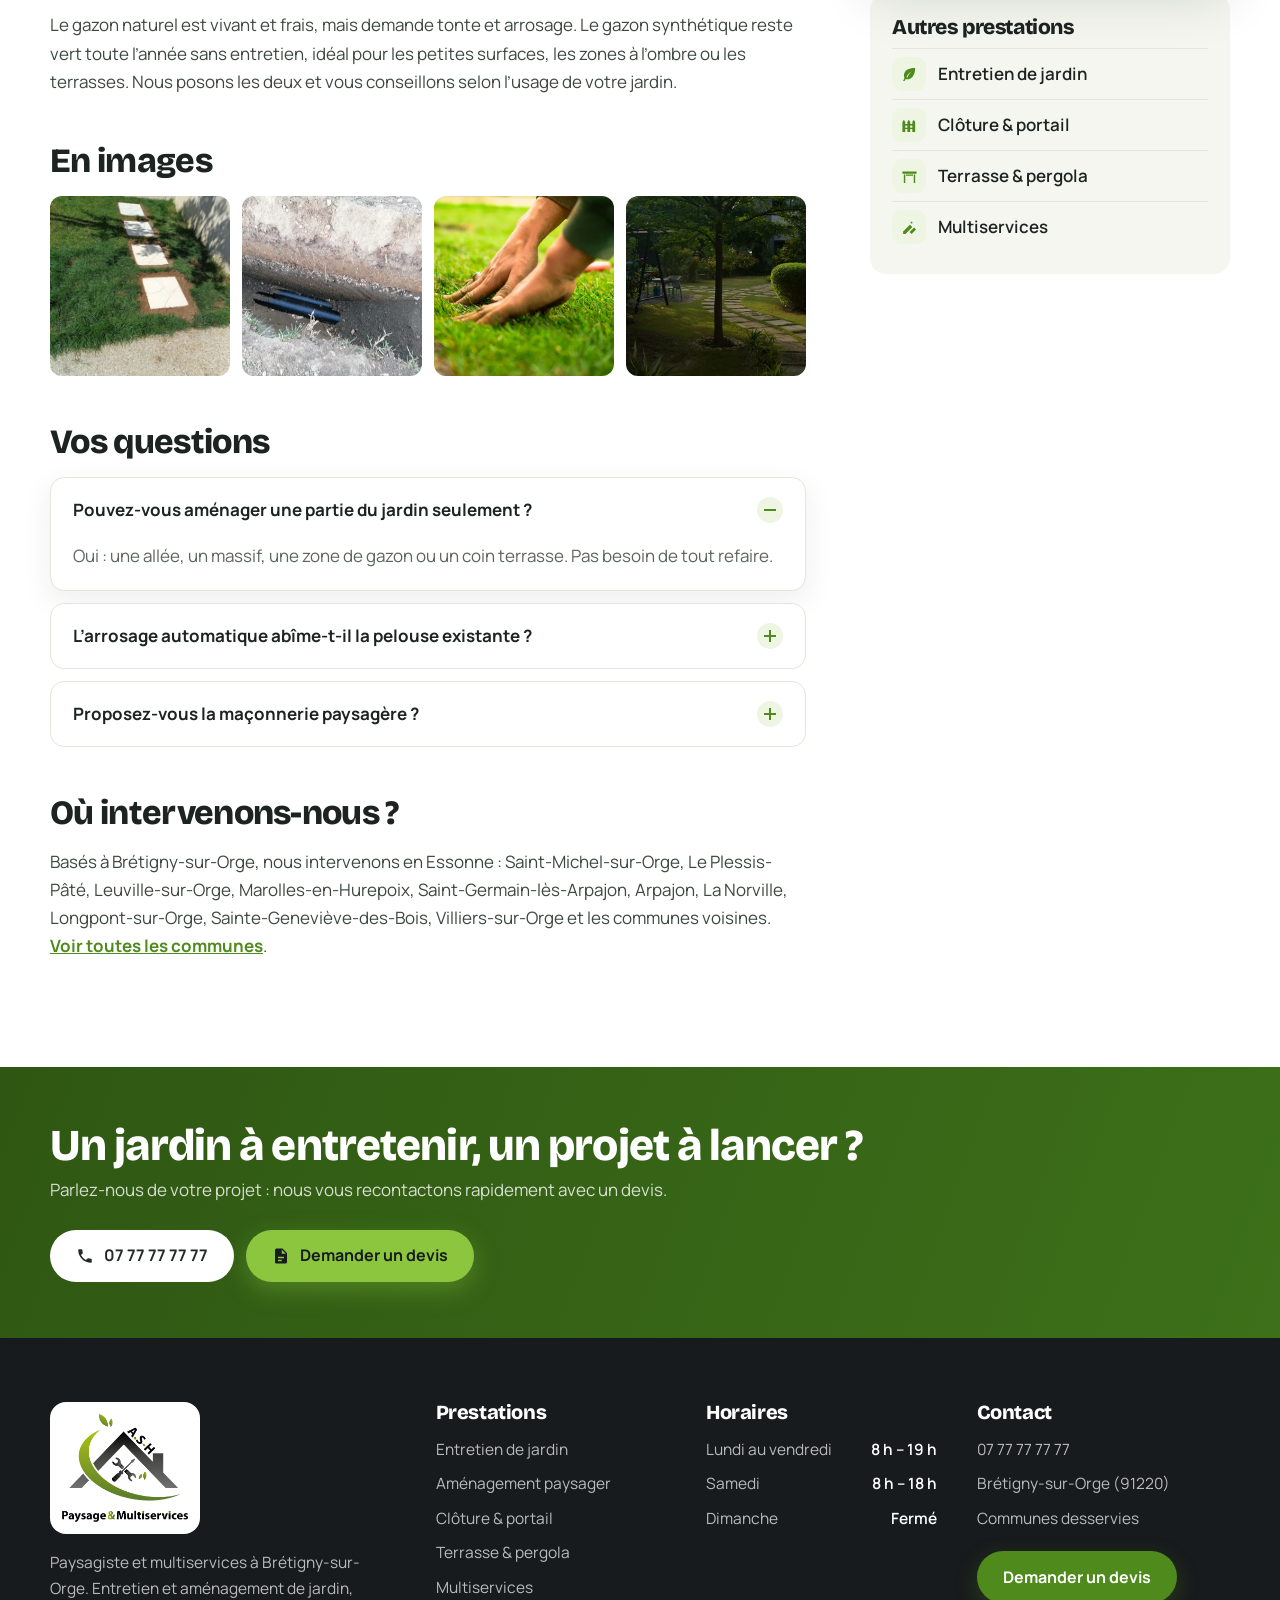
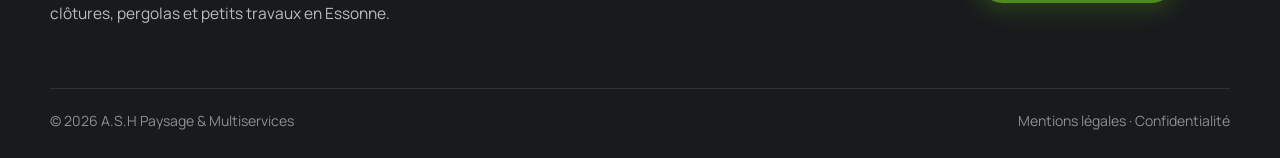
<file: amenagement-paysager/index.html>
<!doctype html>
<html lang="fr">
<head>
<meta charset="utf-8">
<meta name="viewport" content="width=device-width,initial-scale=1">
<script>document.documentElement.classList.add('js')</script>
<title>Paysagiste à Brétigny-sur-Orge — Aménagement de jardin</title>
<meta name="description" content="Paysagiste à Brétigny-sur-Orge : aménagement de jardin, gazon naturel ou synthétique, plantations, pas japonais, arrosage automatique, maçonnerie paysagère.">
<meta name="robots" content="noindex,nofollow">
<link rel="canonical" href="https://ash-paysage.fr/amenagement-paysager/">
<meta property="og:type" content="website">
<meta property="og:locale" content="fr_FR">
<meta property="og:site_name" content="A.S.H Paysage &amp; Multiservices">
<meta property="og:title" content="Paysagiste à Brétigny-sur-Orge — Aménagement de jardin">
<meta property="og:description" content="Paysagiste à Brétigny-sur-Orge : aménagement de jardin, gazon naturel ou synthétique, plantations, pas japonais, arrosage automatique, maçonnerie paysagère.">
<meta property="og:image" content="https://ash-paysage.fr/photos/amenagement-paysager-jardin-1600.webp">
<meta name="theme-color" content="#2f5713">
<link rel="icon" href="../photos/logo-picto.png">
<link rel="preconnect" href="https://fonts.googleapis.com">
<link rel="preconnect" href="https://fonts.gstatic.com" crossorigin>
<link href="https://fonts.googleapis.com/css2?family=Bricolage+Grotesque:opsz,wght@12..96,600;12..96,800&family=Manrope:wght@400;500;600;700&display=swap" rel="stylesheet">
<link rel="stylesheet" href="../assets/style.css?v=1">
<script type="application/ld+json">{"@context":"https://schema.org","@graph":[{"@type":"LandscapingBusiness","@id":"https://ash-paysage.fr/#entreprise","name":"A.S.H Paysage & Multiservices","url":"https://ash-paysage.fr/","logo":"https://ash-paysage.fr/photos/logo-ash.png","image":"https://ash-paysage.fr/photos/jardinier-paysagiste-bretigny-1600.webp","founder":{"@type":"Person","name":"Aurélien Saint-Hilaire"},"foundingDate":"2024-06","telephone":"07 77 77 77 77","address":{"@type":"PostalAddress","addressLocality":"Brétigny-sur-Orge","postalCode":"91220","addressRegion":"Île-de-France","addressCountry":"FR"},"areaServed":[{"@type":"City","name":"Brétigny-sur-Orge"},{"@type":"City","name":"Saint-Michel-sur-Orge"},{"@type":"City","name":"Le Plessis-Pâté"},{"@type":"City","name":"Leuville-sur-Orge"},{"@type":"City","name":"Marolles-en-Hurepoix"},{"@type":"City","name":"Saint-Germain-lès-Arpajon"},{"@type":"City","name":"Arpajon"},{"@type":"City","name":"La Norville"},{"@type":"City","name":"Longpont-sur-Orge"},{"@type":"City","name":"Sainte-Geneviève-des-Bois"},{"@type":"City","name":"Villiers-sur-Orge"},{"@type":"City","name":"Linas"},{"@type":"City","name":"Montlhéry"},{"@type":"City","name":"Morsang-sur-Orge"},{"@type":"City","name":"Fleury-Mérogis"},{"@type":"City","name":"Cheptainville"},{"@type":"City","name":"Guibeville"},{"@type":"City","name":"Ollainville"},{"@type":"City","name":"Courson-Monteloup"},{"@type":"City","name":"Saint-Vrain"}],"openingHoursSpecification":[{"@type":"OpeningHoursSpecification","dayOfWeek":["Monday","Tuesday","Wednesday","Thursday","Friday"],"opens":"08:00","closes":"19:00"},{"@type":"OpeningHoursSpecification","dayOfWeek":["Saturday"],"opens":"08:00","closes":"18:00"}],"makesOffer":[{"@type":"Offer","itemOffered":{"@type":"Service","name":"Entretien de jardin","url":"https://ash-paysage.fr/entretien-de-jardin/"}},{"@type":"Offer","itemOffered":{"@type":"Service","name":"Aménagement paysager","url":"https://ash-paysage.fr/amenagement-paysager/"}},{"@type":"Offer","itemOffered":{"@type":"Service","name":"Clôture & portail","url":"https://ash-paysage.fr/cloture-portail/"}},{"@type":"Offer","itemOffered":{"@type":"Service","name":"Terrasse, pergola & abri","url":"https://ash-paysage.fr/terrasse-pergola-abri/"}},{"@type":"Offer","itemOffered":{"@type":"Service","name":"Multiservices","url":"https://ash-paysage.fr/multiservices/"}}]},{"@type":"BreadcrumbList","itemListElement":[{"@type":"ListItem","position":1,"name":"Accueil","item":"https://ash-paysage.fr/"},{"@type":"ListItem","position":2,"name":"Aménagement paysager","item":"https://ash-paysage.fr/amenagement-paysager/"}]},{"@type":"Service","name":"Aménagement paysager","description":"Paysagiste à Brétigny-sur-Orge : aménagement de jardin, gazon naturel ou synthétique, plantations, pas japonais, arrosage automatique, maçonnerie paysagère.","url":"https://ash-paysage.fr/amenagement-paysager/","provider":{"@id":"https://ash-paysage.fr/#entreprise"},"areaServed":{"@type":"City","name":"Brétigny-sur-Orge"}},{"@type":"FAQPage","mainEntity":[{"@type":"Question","name":"Pouvez-vous aménager une partie du jardin seulement ?","acceptedAnswer":{"@type":"Answer","text":"Oui : une allée, un massif, une zone de gazon ou un coin terrasse. Pas besoin de tout refaire."}},{"@type":"Question","name":"L’arrosage automatique abîme-t-il la pelouse existante ?","acceptedAnswer":{"@type":"Answer","text":"Les tranchées sont étroites et refermées proprement. La pelouse reprend en quelques semaines."}},{"@type":"Question","name":"Proposez-vous la maçonnerie paysagère ?","acceptedAnswer":{"@type":"Answer","text":"Oui : bordures, seuils, petits murets et fondations d’allées. Aurélien est titulaire d’un certificat de spécialisation en maçonnerie paysagère."}}]}]}</script>
</head>
<body class="">
<a class="evitement" href="#contenu">Aller au contenu</a>

<header class="entete" data-entete>
  <div class="entete-in">
    <a class="marque" href="../" aria-label="A.S.H Paysage &amp; Multiservices, accueil">
      <img src="../photos/logo-picto.png" alt="" width="240" height="187">
      <span><b>A.S.H</b><small>Paysage <em>&amp;</em> Multiservices</small></span>
    </a>
    <nav class="nav" aria-label="Navigation principale">
      <a href="../">Accueil</a>
      <div class="nav-deroule">
        <a href="../entretien-de-jardin/" aria-current="page">Prestations</a>
        <div class="nav-sous"><a href="../entretien-de-jardin/"><span class="ic"><svg viewBox="0 0 24 24" aria-hidden="true"><path d="M20 3S8 2.5 5 9.5C3.2 13.6 5 17 5 17L3 21h2l1.6-2.6C13 20 19.6 15.2 20 3zM7.8 15.9C9.4 11.6 13 8.6 16.5 7.2 13.3 9 10.6 12 9.3 16.3z"/></svg></span>Entretien de jardin</a><a href="../amenagement-paysager/"><span class="ic"><svg viewBox="0 0 24 24" aria-hidden="true"><path d="M12 2a6 6 0 0 0-5.8 7.6A5 5 0 0 0 8 19h3v3h2v-3h3a5 5 0 0 0 1.8-9.4A6 6 0 0 0 12 2z"/></svg></span>Aménagement paysager</a><a href="../cloture-portail/"><span class="ic"><svg viewBox="0 0 24 24" aria-hidden="true"><path d="M4 4 2 7v14h4V7zm7 0L9 7v14h4V7zm7 0-2 3v14h4V7zM6 10h3v2H6zm0 5h3v2H6zm7-5h3v2h-3zm0 5h3v2h-3z"/></svg></span>Clôture &amp; portail</a><a href="../terrasse-pergola-abri/"><span class="ic"><svg viewBox="0 0 24 24" aria-hidden="true"><path d="M2 5h20v3H2zm2 4h2v12H4zm14 0h2v12h-2zM7 9h10v2H7z"/></svg></span>Terrasse &amp; pergola</a><a href="../multiservices/"><span class="ic"><svg viewBox="0 0 24 24" aria-hidden="true"><path d="m14.6 3.4 2 2-1.4 1.4-2-2zM3 17.6 12.6 8l3.4 3.4L6.4 21H3zm15.5-5.7 2.1 2.1a1 1 0 0 1 0 1.4l-5 5a1 1 0 0 1-1.4 0l-2.1-2.1z"/></svg></span>Multiservices</a></div>
      </div>
      <a href="../realisations/">Réalisations</a>
      <a href="../zone-intervention/">Zone</a>
      <a href="../contact/">Contact</a>
    </nav>
    <a class="entete-tel" href="tel:+33777777777"><svg viewBox="0 0 24 24" aria-hidden="true"><path d="M6.6 10.8a15.1 15.1 0 0 0 6.6 6.6l2.2-2.2a1 1 0 0 1 1-.25 11.4 11.4 0 0 0 3.6.57 1 1 0 0 1 1 1V20a1 1 0 0 1-1 1A17 17 0 0 1 3 4a1 1 0 0 1 1-1h3.5a1 1 0 0 1 1 1c0 1.25.2 2.45.57 3.6a1 1 0 0 1-.25 1z"/></svg><b>07 77 77 77 77</b></a>
    <a class="bouton bouton-vert entete-cta" href="../contact/#devis">Demander un devis</a>
    <button class="burger" type="button" aria-expanded="false" aria-controls="menu-mobile" aria-label="Ouvrir le menu"><span></span><span></span><span></span></button>
  </div>
  <div class="menu-mobile" id="menu-mobile" hidden>
    <a href="../">Accueil</a>
    <div class="menu-mobile-services"><a href="../entretien-de-jardin/"><span class="ic"><svg viewBox="0 0 24 24" aria-hidden="true"><path d="M20 3S8 2.5 5 9.5C3.2 13.6 5 17 5 17L3 21h2l1.6-2.6C13 20 19.6 15.2 20 3zM7.8 15.9C9.4 11.6 13 8.6 16.5 7.2 13.3 9 10.6 12 9.3 16.3z"/></svg></span>Entretien de jardin</a><a href="../amenagement-paysager/"><span class="ic"><svg viewBox="0 0 24 24" aria-hidden="true"><path d="M12 2a6 6 0 0 0-5.8 7.6A5 5 0 0 0 8 19h3v3h2v-3h3a5 5 0 0 0 1.8-9.4A6 6 0 0 0 12 2z"/></svg></span>Aménagement paysager</a><a href="../cloture-portail/"><span class="ic"><svg viewBox="0 0 24 24" aria-hidden="true"><path d="M4 4 2 7v14h4V7zm7 0L9 7v14h4V7zm7 0-2 3v14h4V7zM6 10h3v2H6zm0 5h3v2H6zm7-5h3v2h-3zm0 5h3v2h-3z"/></svg></span>Clôture &amp; portail</a><a href="../terrasse-pergola-abri/"><span class="ic"><svg viewBox="0 0 24 24" aria-hidden="true"><path d="M2 5h20v3H2zm2 4h2v12H4zm14 0h2v12h-2zM7 9h10v2H7z"/></svg></span>Terrasse &amp; pergola</a><a href="../multiservices/"><span class="ic"><svg viewBox="0 0 24 24" aria-hidden="true"><path d="m14.6 3.4 2 2-1.4 1.4-2-2zM3 17.6 12.6 8l3.4 3.4L6.4 21H3zm15.5-5.7 2.1 2.1a1 1 0 0 1 0 1.4l-5 5a1 1 0 0 1-1.4 0l-2.1-2.1z"/></svg></span>Multiservices</a></div>
    <a href="../realisations/">Réalisations</a>
    <a href="../zone-intervention/">Zone d’intervention</a>
    <a href="../contact/">Contact</a>
    <a class="bouton bouton-vert" href="tel:+33777777777"><svg viewBox="0 0 24 24" aria-hidden="true"><path d="M6.6 10.8a15.1 15.1 0 0 0 6.6 6.6l2.2-2.2a1 1 0 0 1 1-.25 11.4 11.4 0 0 0 3.6.57 1 1 0 0 1 1 1V20a1 1 0 0 1-1 1A17 17 0 0 1 3 4a1 1 0 0 1 1-1h3.5a1 1 0 0 1 1 1c0 1.25.2 2.45.57 3.6a1 1 0 0 1-.25 1z"/></svg> 07 77 77 77 77</a>
  </div>
</header>

<main id="contenu">
<nav class="ariane" aria-label="Fil d’Ariane"><div class="cadre"><a href="../">Accueil</a><span aria-current="page">Aménagement paysager</span></div></nav>

<section class="tete-service">
  <div class="cadre tete-service-in">
    <div class="reveler">
      <p class="surtitre"><span class="ic"><svg viewBox="0 0 24 24" aria-hidden="true"><path d="M12 2a6 6 0 0 0-5.8 7.6A5 5 0 0 0 8 19h3v3h2v-3h3a5 5 0 0 0 1.8-9.4A6 6 0 0 0 12 2z"/></svg></span> Aménagement paysager</p>
      <h1>Aménagement paysager à Brétigny-sur-Orge</h1>
      <p class="chapo">Un jardin pensé pour vous : où passer, où s’asseoir, quoi planter. Nous créons ou transformons votre extérieur, de la terre au dernier pas japonais.</p>
      <div class="hero-actions"><a class="bouton bouton-vert-vif" href="#devis"><svg viewBox="0 0 24 24" aria-hidden="true"><path d="M14 2H6a2 2 0 0 0-2 2v16a2 2 0 0 0 2 2h12a2 2 0 0 0 2-2V8zm-1 7V3.5L18.5 9zM8 13h8v2H8zm0 4h5v2H8z"/></svg> Demander un devis</a><a class="bouton bouton-blanc" href="tel:+33777777777"><svg viewBox="0 0 24 24" aria-hidden="true"><path d="M6.6 10.8a15.1 15.1 0 0 0 6.6 6.6l2.2-2.2a1 1 0 0 1 1-.25 11.4 11.4 0 0 0 3.6.57 1 1 0 0 1 1 1V20a1 1 0 0 1-1 1A17 17 0 0 1 3 4a1 1 0 0 1 1-1h3.5a1 1 0 0 1 1 1c0 1.25.2 2.45.57 3.6a1 1 0 0 1-.25 1z"/></svg> 07 77 77 77 77</a></div>
    </div>
    <figure class="tete-service-photo reveler"><img src="../photos/amenagement-paysager-jardin-800.webp" srcset="../photos/amenagement-paysager-jardin-800.webp 800w, ../photos/amenagement-paysager-jardin-1600.webp 1600w" sizes="(min-width: 900px) 45vw, 100vw" alt="Aménagement paysager à Brétigny-sur-Orge" width="1600" height="1066" fetchpriority="high" decoding="async"></figure>
  </div>
</section>

<div class="cadre">
<div class="atouts">
  <div><span class="ic"><svg viewBox="0 0 24 24" aria-hidden="true"><path d="M12 3 1 9l11 6 9-4.9V17h2V9zm-6.5 9.3V16c0 1.9 2.9 3.5 6.5 3.5s6.5-1.6 6.5-3.5v-3.7L12 16z"/></svg></span><p><b>Paysagiste diplômé</b><span>Bac pro aménagements paysagers</span></p></div>
  <div><span class="ic"><svg viewBox="0 0 24 24" aria-hidden="true"><path d="M21.7 18.6 13.5 10.4a5.5 5.5 0 0 0-7.2-7.1L9.9 7 7 9.9 3.3 6.3a5.5 5.5 0 0 0 7.1 7.2l8.2 8.2a1.1 1.1 0 0 0 1.6 0l1.5-1.5a1.1 1.1 0 0 0 0-1.6z"/></svg></span><p><b>Matériel professionnel</b><span>Tout l’équipement pour vos travaux</span></p></div>
  <div><span class="ic"><svg viewBox="0 0 24 24" aria-hidden="true"><path d="M13 2 4 14h7l-1 8 9-12h-7z"/></svg></span><p><b>Réponse rapide</b><span>À vos demandes de devis</span></p></div>
  <div><span class="ic"><svg viewBox="0 0 24 24" aria-hidden="true"><path d="M12 2a7 7 0 0 0-7 7c0 5.2 7 13 7 13s7-7.8 7-13a7 7 0 0 0-7-7zm0 9.5A2.5 2.5 0 1 1 12 6.5a2.5 2.5 0 0 1 0 5z"/></svg></span><p><b>Basé à Brétigny-sur-Orge</b><span>Intervention en Essonne</span></p></div>
</div></div>

<div class="cadre article-service">
  <article class="texte-riche">
    
    <section class="reveler">
      <h2>Nos aménagements</h2>
      
      <ul class="liste-coche"><li>Création et réaménagement de jardin</li><li>Pose de gazon en rouleau ou semé, et de gazon synthétique</li><li>Plantation d’arbres, d’arbustes et de massifs</li><li>Allées, bordures et pas japonais (pierre ou imitation pierre)</li><li>Installation d’arrosage automatique enterré</li><li>Bêchage et préparation du sol</li></ul>
    </section>
    <section class="reveler">
      <h2>Un paysagiste diplômé</h2>
      <p>Aurélien est titulaire d’un bac professionnel Aménagements paysagers et d’un certificat de spécialisation en maçonnerie paysagère. Concrètement, ça veut dire un jardin qui tient dans le temps : des végétaux adaptés à votre sol et à l’exposition, des allées posées sur une vraie fondation, un arrosage dimensionné pour votre terrain.</p>
      
    </section>
    <section class="reveler">
      <h2>L’arrosage automatique</h2>
      <p>Un réseau enterré, des arroseurs placés au bon endroit et un programmateur réglé selon la saison : votre jardin reste vert l’été, même pendant vos vacances, et vous arrêtez de tirer le tuyau tous les soirs. Nous creusons, posons et raccordons l’installation, puis nous refermons proprement.</p>
      
    </section>
    <section class="reveler">
      <h2>Gazon naturel ou synthétique ?</h2>
      <p>Le gazon naturel est vivant et frais, mais demande tonte et arrosage. Le gazon synthétique reste vert toute l’année sans entretien, idéal pour les petites surfaces, les zones à l’ombre ou les terrasses. Nous posons les deux et vous conseillons selon l’usage de votre jardin.</p>
      
    </section>
    <section class="reveler">
      <h2>En images</h2>
      <div class="galerie"><figure><img src="../photos/reel-pas-japonais-imitation-pierre-800.webp" srcset="../photos/reel-pas-japonais-imitation-pierre-800.webp 800w, ../photos/reel-pas-japonais-imitation-pierre-1600.webp 810w" sizes="(min-width: 900px) 25vw, 50vw" alt="Aménagement paysager — A.S.H Paysage" width="810" height="1080" loading="lazy" decoding="async"></figure><figure><img src="../photos/reel-arrosage-automatique-800.webp" srcset="../photos/reel-arrosage-automatique-800.webp 800w, ../photos/reel-arrosage-automatique-1600.webp 1600w" sizes="(min-width: 900px) 25vw, 50vw" alt="Aménagement paysager — A.S.H Paysage" width="1600" height="1200" loading="lazy" decoding="async"></figure><figure><img src="../photos/pose-gazon-en-rouleau-800.webp" srcset="../photos/pose-gazon-en-rouleau-800.webp 800w, ../photos/pose-gazon-en-rouleau-1600.webp 1600w" sizes="(min-width: 900px) 25vw, 50vw" alt="Aménagement paysager — A.S.H Paysage" width="1600" height="1067" loading="lazy" decoding="async"></figure><figure><img src="../photos/allee-pas-japonais-jardin-800.webp" srcset="../photos/allee-pas-japonais-jardin-800.webp 800w, ../photos/allee-pas-japonais-jardin-1600.webp 1600w" sizes="(min-width: 900px) 25vw, 50vw" alt="Aménagement paysager — A.S.H Paysage" width="1600" height="1066" loading="lazy" decoding="async"></figure></div>
    </section>
    <section class="reveler"><h2>Vos questions</h2><div class="faq">
  <details class="reveler" open><summary><span>Pouvez-vous aménager une partie du jardin seulement ?</span><i aria-hidden="true"></i></summary><p>Oui : une allée, un massif, une zone de gazon ou un coin terrasse. Pas besoin de tout refaire.</p></details>
  <details class="reveler"><summary><span>L’arrosage automatique abîme-t-il la pelouse existante ?</span><i aria-hidden="true"></i></summary><p>Les tranchées sont étroites et refermées proprement. La pelouse reprend en quelques semaines.</p></details>
  <details class="reveler"><summary><span>Proposez-vous la maçonnerie paysagère ?</span><i aria-hidden="true"></i></summary><p>Oui : bordures, seuils, petits murets et fondations d’allées. Aurélien est titulaire d’un certificat de spécialisation en maçonnerie paysagère.</p></details></div></section>
    <section class="reveler"><h2>Où intervenons-nous ?</h2><p>Basés à Brétigny-sur-Orge, nous intervenons en Essonne : Saint-Michel-sur-Orge, Le Plessis-Pâté, Leuville-sur-Orge, Marolles-en-Hurepoix, Saint-Germain-lès-Arpajon, Arpajon, La Norville, Longpont-sur-Orge, Sainte-Geneviève-des-Bois, Villiers-sur-Orge et les communes voisines. <a href="../zone-intervention/">Voir toutes les communes</a>.</p></section>
  </article>
  <aside class="cote">
    <div class="cote-collant">
      <div class="devis-carte" id="devis">
<form class="devis" id="quick-form" data-devis novalidate>
  <h2>Votre devis</h2>
  <p class="devis-intro">Décrivez votre projet, nous vous recontactons rapidement.</p>
  <label><span>Nom et prénom</span><input name="nom" autocomplete="name" required></label>
  <label><span>Téléphone</span><input name="telephone" type="tel" autocomplete="tel" inputmode="tel" required></label>
  <label><span>Commune</span><input name="ville" autocomplete="address-level2" placeholder="Brétigny-sur-Orge, Arpajon…"></label>
  <label><span>Prestation</span>
    <select name="besoin"><option value="">Choisir…</option><option>Entretien de jardin</option><option>Aménagement paysager</option><option>Clôture &amp; portail</option><option>Terrasse &amp; pergola</option><option>Multiservices</option><option>Autre</option></select>
  </label>
  <label><span>Votre projet</span><textarea name="message" rows="3" placeholder="Ex. : taille d’une haie de 20 m, pose d’une clôture…"></textarea></label>
  <button class="bouton bouton-vert" type="submit">Envoyer ma demande <svg viewBox="0 0 24 24" aria-hidden="true"><path d="M13.2 5.3 19.9 12l-6.7 6.7-1.4-1.4 4.3-4.3H4v-2h12.1l-4.3-4.3z"/></svg></button>
  <p class="devis-note" data-note hidden></p>
</form></div>
      <nav class="cote-services" aria-label="Nos autres prestations"><h2>Autres prestations</h2><a href="../entretien-de-jardin/"><span class="ic"><svg viewBox="0 0 24 24" aria-hidden="true"><path d="M20 3S8 2.5 5 9.5C3.2 13.6 5 17 5 17L3 21h2l1.6-2.6C13 20 19.6 15.2 20 3zM7.8 15.9C9.4 11.6 13 8.6 16.5 7.2 13.3 9 10.6 12 9.3 16.3z"/></svg></span>Entretien de jardin</a><a href="../cloture-portail/"><span class="ic"><svg viewBox="0 0 24 24" aria-hidden="true"><path d="M4 4 2 7v14h4V7zm7 0L9 7v14h4V7zm7 0-2 3v14h4V7zM6 10h3v2H6zm0 5h3v2H6zm7-5h3v2h-3zm0 5h3v2h-3z"/></svg></span>Clôture &amp; portail</a><a href="../terrasse-pergola-abri/"><span class="ic"><svg viewBox="0 0 24 24" aria-hidden="true"><path d="M2 5h20v3H2zm2 4h2v12H4zm14 0h2v12h-2zM7 9h10v2H7z"/></svg></span>Terrasse &amp; pergola</a><a href="../multiservices/"><span class="ic"><svg viewBox="0 0 24 24" aria-hidden="true"><path d="m14.6 3.4 2 2-1.4 1.4-2-2zM3 17.6 12.6 8l3.4 3.4L6.4 21H3zm15.5-5.7 2.1 2.1a1 1 0 0 1 0 1.4l-5 5a1 1 0 0 1-1.4 0l-2.1-2.1z"/></svg></span>Multiservices</a></nav>
    </div>
  </aside>
</div>

<section class="appel">
  <div class="cadre appel-in reveler">
    <div><h2>Un jardin à entretenir, un projet à lancer ?</h2><p>Parlez-nous de votre projet : nous vous recontactons rapidement avec un devis.</p></div>
    <div class="appel-actions"><a class="bouton bouton-blanc" href="tel:+33777777777"><svg viewBox="0 0 24 24" aria-hidden="true"><path d="M6.6 10.8a15.1 15.1 0 0 0 6.6 6.6l2.2-2.2a1 1 0 0 1 1-.25 11.4 11.4 0 0 0 3.6.57 1 1 0 0 1 1 1V20a1 1 0 0 1-1 1A17 17 0 0 1 3 4a1 1 0 0 1 1-1h3.5a1 1 0 0 1 1 1c0 1.25.2 2.45.57 3.6a1 1 0 0 1-.25 1z"/></svg> 07 77 77 77 77</a><a class="bouton bouton-vert-vif" href="../contact/#devis"><svg viewBox="0 0 24 24" aria-hidden="true"><path d="M14 2H6a2 2 0 0 0-2 2v16a2 2 0 0 0 2 2h12a2 2 0 0 0 2-2V8zm-1 7V3.5L18.5 9zM8 13h8v2H8zm0 4h5v2H8z"/></svg> Demander un devis</a></div>
  </div>
</section>
</main>

<footer class="pied">
  <div class="cadre pied-haut">
    <div>
      <img class="pied-logo" src="../photos/logo-ash.png" alt="A.S.H Paysage &amp; Multiservices" width="978" height="843" loading="lazy">
      <p>Paysagiste et multiservices à Brétigny-sur-Orge. Entretien et aménagement de jardin, clôtures, pergolas et petits travaux en Essonne.</p>
    </div>
    <div>
      <h2 class="pied-titre">Prestations</h2>
      <ul><li><a href="../entretien-de-jardin/">Entretien de jardin</a></li><li><a href="../amenagement-paysager/">Aménagement paysager</a></li><li><a href="../cloture-portail/">Clôture &amp; portail</a></li><li><a href="../terrasse-pergola-abri/">Terrasse &amp; pergola</a></li><li><a href="../multiservices/">Multiservices</a></li></ul>
    </div>
    <div>
      <h2 class="pied-titre">Horaires</h2>
      <ul class="pied-horaires"><li><span>Lundi au vendredi</span><b>8 h – 19 h</b></li><li><span>Samedi</span><b>8 h – 18 h</b></li><li><span>Dimanche</span><b>Fermé</b></li></ul>
    </div>
    <div>
      <h2 class="pied-titre">Contact</h2>
      <ul>
        <li><a href="tel:+33777777777">07 77 77 77 77</a></li>
        <li>Brétigny-sur-Orge (91220)</li>
        <li><a href="../zone-intervention/">Communes desservies</a></li>
      </ul>
      <a class="bouton bouton-vert" href="../contact/#devis">Demander un devis</a>
    </div>
  </div>
  <div class="cadre pied-bas">
    <span>© 2026 A.S.H Paysage &amp; Multiservices</span>
    <span><a href="../mentions-legales/">Mentions légales</a> · <a href="../politique-de-confidentialite/">Confidentialité</a></span>
  </div>
</footer>

<div class="barre-mobile">
  <a href="tel:+33777777777"><svg viewBox="0 0 24 24" aria-hidden="true"><path d="M6.6 10.8a15.1 15.1 0 0 0 6.6 6.6l2.2-2.2a1 1 0 0 1 1-.25 11.4 11.4 0 0 0 3.6.57 1 1 0 0 1 1 1V20a1 1 0 0 1-1 1A17 17 0 0 1 3 4a1 1 0 0 1 1-1h3.5a1 1 0 0 1 1 1c0 1.25.2 2.45.57 3.6a1 1 0 0 1-.25 1z"/></svg><span>Appeler</span></a>
  <a href="../contact/#devis" class="barre-devis"><svg viewBox="0 0 24 24" aria-hidden="true"><path d="M14 2H6a2 2 0 0 0-2 2v16a2 2 0 0 0 2 2h12a2 2 0 0 0 2-2V8zm-1 7V3.5L18.5 9zM8 13h8v2H8zm0 4h5v2H8z"/></svg><span>Demander un devis</span></a>
</div>

<script>
  window.LOCWEB_CONFIG = {
    supabaseUrl: 'https://ibqawtgnucakzdldnitj.supabase.co',
    supabaseAnonKey: 'sb_publishable_rpLrUo4Cqnfl8zSohDqO0A_Q5Vkj2Hk',
    clientId: '',
    ga4Id: ''
  };
</script>
<script src="../contenu-loader.js" defer></script>
<script src="../leads-form.js" defer></script>
<script src="../mesure.js" defer></script>
<script src="../assets/site.js?v=1" defer></script>
</body>
</html>
</file>
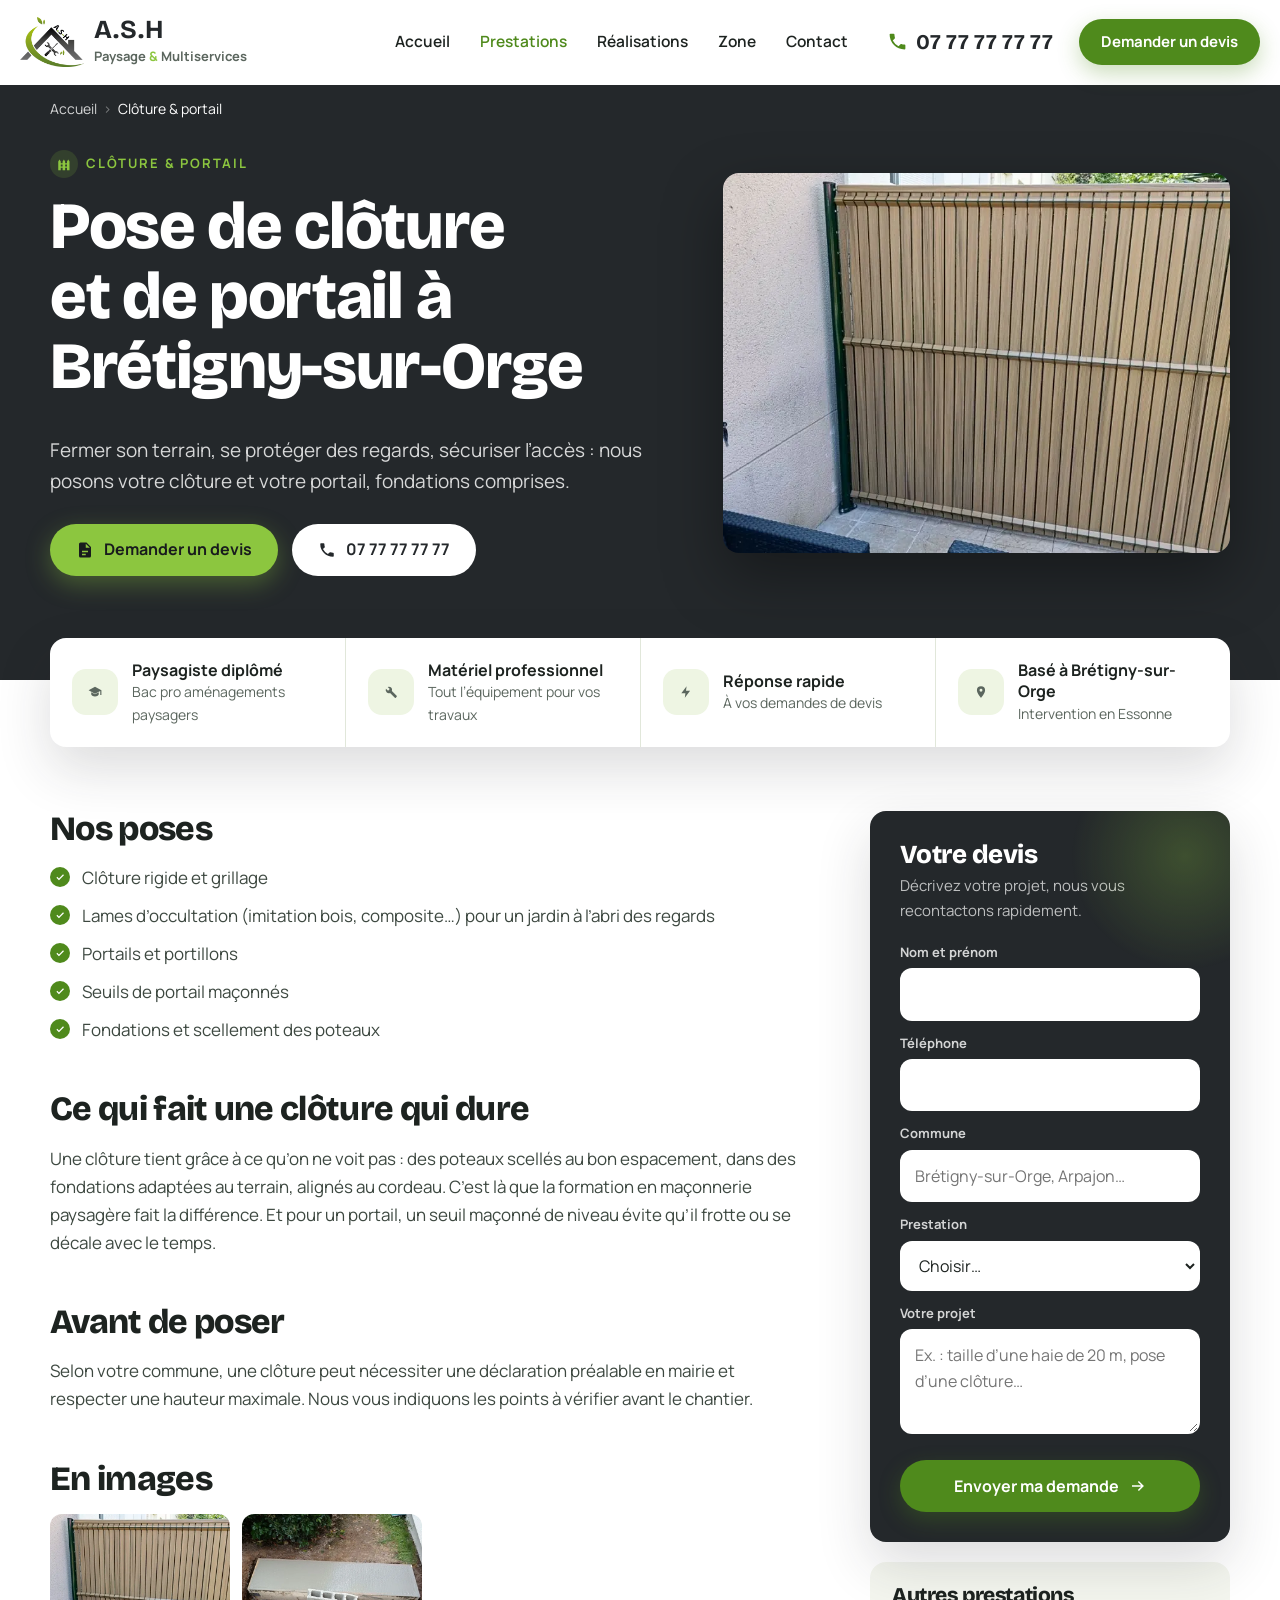
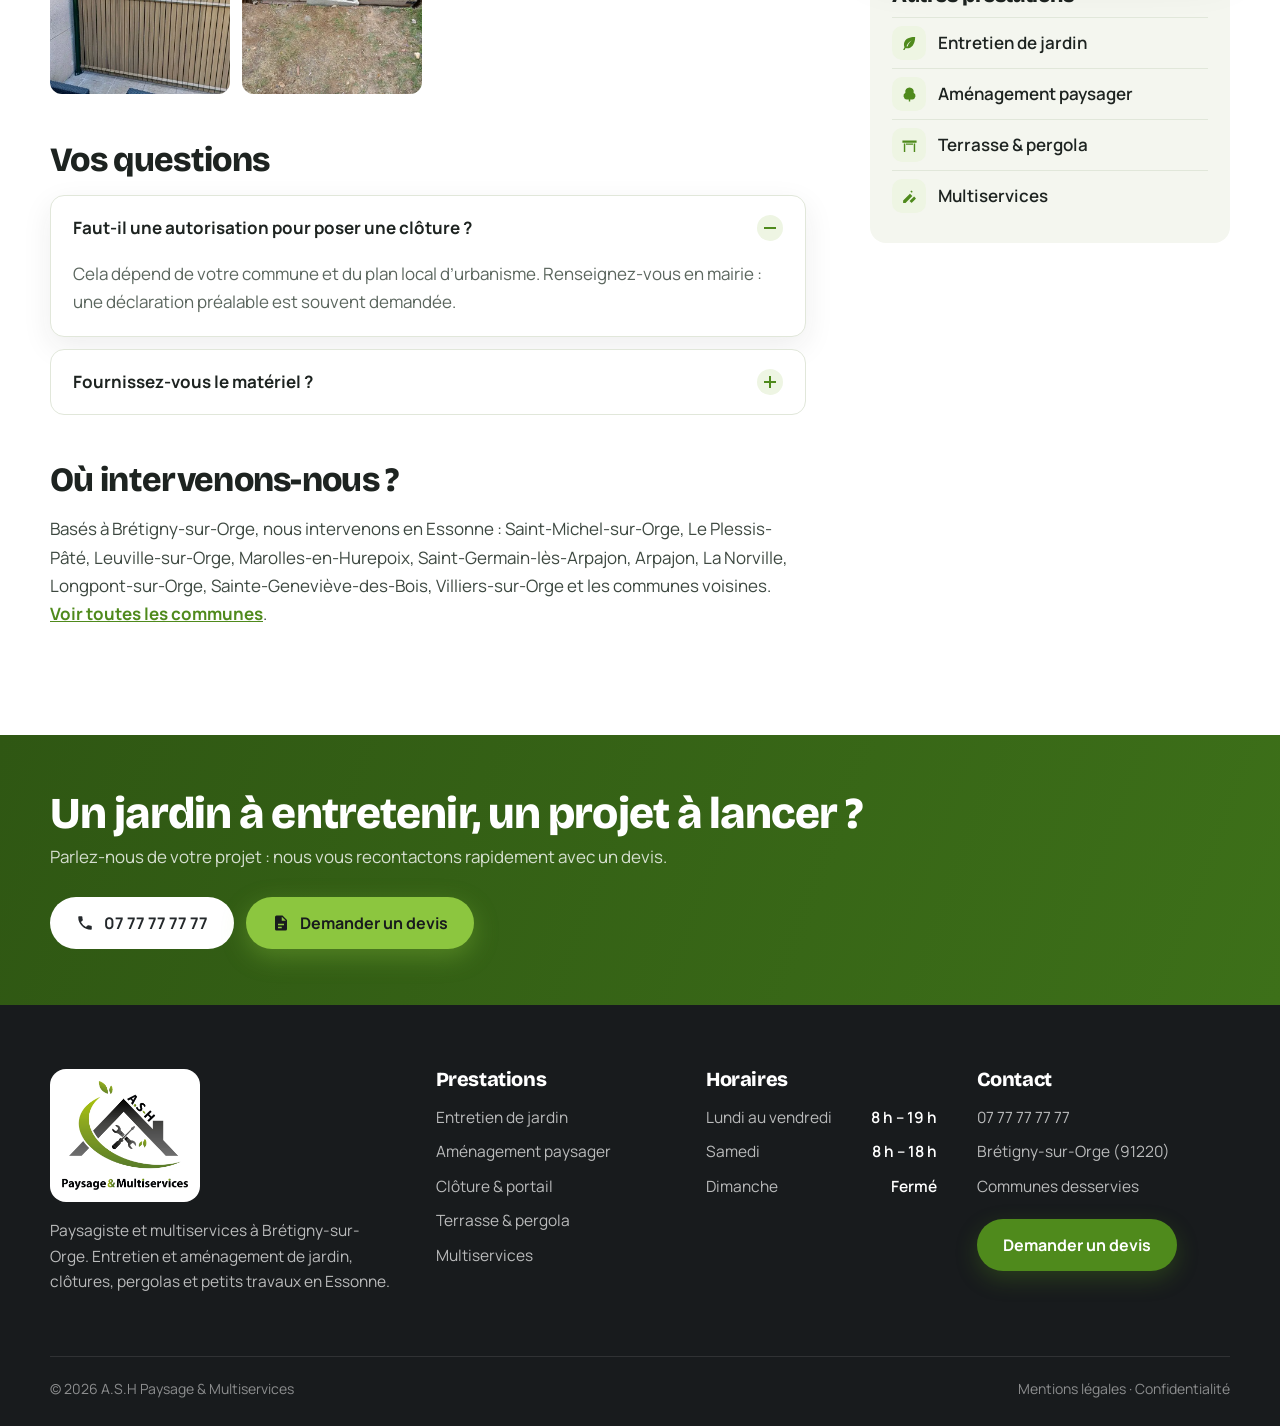
<file: cloture-portail/index.html>
<!doctype html>
<html lang="fr">
<head>
<meta charset="utf-8">
<meta name="viewport" content="width=device-width,initial-scale=1">
<script>document.documentElement.classList.add('js')</script>
<title>Pose de clôture et de portail à Brétigny-sur-Orge</title>
<meta name="description" content="Pose de clôture, grillage, lames d’occultation et portail à Brétigny-sur-Orge et en Essonne. Seuils de portail maçonnés. Réalisation sur devis.">
<meta name="robots" content="noindex,nofollow">
<link rel="canonical" href="https://ash-paysage.fr/cloture-portail/">
<meta property="og:type" content="website">
<meta property="og:locale" content="fr_FR">
<meta property="og:site_name" content="A.S.H Paysage &amp; Multiservices">
<meta property="og:title" content="Pose de clôture et de portail à Brétigny-sur-Orge">
<meta property="og:description" content="Pose de clôture, grillage, lames d’occultation et portail à Brétigny-sur-Orge et en Essonne. Seuils de portail maçonnés. Réalisation sur devis.">
<meta property="og:image" content="https://ash-paysage.fr/photos/reel-cloture-occultation-bois-1600.webp">
<meta name="theme-color" content="#2f5713">
<link rel="icon" href="../photos/logo-picto.png">
<link rel="preconnect" href="https://fonts.googleapis.com">
<link rel="preconnect" href="https://fonts.gstatic.com" crossorigin>
<link href="https://fonts.googleapis.com/css2?family=Bricolage+Grotesque:opsz,wght@12..96,600;12..96,800&family=Manrope:wght@400;500;600;700&display=swap" rel="stylesheet">
<link rel="stylesheet" href="../assets/style.css?v=1">
<script type="application/ld+json">{"@context":"https://schema.org","@graph":[{"@type":"LandscapingBusiness","@id":"https://ash-paysage.fr/#entreprise","name":"A.S.H Paysage & Multiservices","url":"https://ash-paysage.fr/","logo":"https://ash-paysage.fr/photos/logo-ash.png","image":"https://ash-paysage.fr/photos/jardinier-paysagiste-bretigny-1600.webp","founder":{"@type":"Person","name":"Aurélien Saint-Hilaire"},"foundingDate":"2024-06","telephone":"07 77 77 77 77","address":{"@type":"PostalAddress","addressLocality":"Brétigny-sur-Orge","postalCode":"91220","addressRegion":"Île-de-France","addressCountry":"FR"},"areaServed":[{"@type":"City","name":"Brétigny-sur-Orge"},{"@type":"City","name":"Saint-Michel-sur-Orge"},{"@type":"City","name":"Le Plessis-Pâté"},{"@type":"City","name":"Leuville-sur-Orge"},{"@type":"City","name":"Marolles-en-Hurepoix"},{"@type":"City","name":"Saint-Germain-lès-Arpajon"},{"@type":"City","name":"Arpajon"},{"@type":"City","name":"La Norville"},{"@type":"City","name":"Longpont-sur-Orge"},{"@type":"City","name":"Sainte-Geneviève-des-Bois"},{"@type":"City","name":"Villiers-sur-Orge"},{"@type":"City","name":"Linas"},{"@type":"City","name":"Montlhéry"},{"@type":"City","name":"Morsang-sur-Orge"},{"@type":"City","name":"Fleury-Mérogis"},{"@type":"City","name":"Cheptainville"},{"@type":"City","name":"Guibeville"},{"@type":"City","name":"Ollainville"},{"@type":"City","name":"Courson-Monteloup"},{"@type":"City","name":"Saint-Vrain"}],"openingHoursSpecification":[{"@type":"OpeningHoursSpecification","dayOfWeek":["Monday","Tuesday","Wednesday","Thursday","Friday"],"opens":"08:00","closes":"19:00"},{"@type":"OpeningHoursSpecification","dayOfWeek":["Saturday"],"opens":"08:00","closes":"18:00"}],"makesOffer":[{"@type":"Offer","itemOffered":{"@type":"Service","name":"Entretien de jardin","url":"https://ash-paysage.fr/entretien-de-jardin/"}},{"@type":"Offer","itemOffered":{"@type":"Service","name":"Aménagement paysager","url":"https://ash-paysage.fr/amenagement-paysager/"}},{"@type":"Offer","itemOffered":{"@type":"Service","name":"Clôture & portail","url":"https://ash-paysage.fr/cloture-portail/"}},{"@type":"Offer","itemOffered":{"@type":"Service","name":"Terrasse, pergola & abri","url":"https://ash-paysage.fr/terrasse-pergola-abri/"}},{"@type":"Offer","itemOffered":{"@type":"Service","name":"Multiservices","url":"https://ash-paysage.fr/multiservices/"}}]},{"@type":"BreadcrumbList","itemListElement":[{"@type":"ListItem","position":1,"name":"Accueil","item":"https://ash-paysage.fr/"},{"@type":"ListItem","position":2,"name":"Clôture & portail","item":"https://ash-paysage.fr/cloture-portail/"}]},{"@type":"Service","name":"Clôture & portail","description":"Pose de clôture, grillage, lames d’occultation et portail à Brétigny-sur-Orge et en Essonne. Seuils de portail maçonnés. Réalisation sur devis.","url":"https://ash-paysage.fr/cloture-portail/","provider":{"@id":"https://ash-paysage.fr/#entreprise"},"areaServed":{"@type":"City","name":"Brétigny-sur-Orge"}},{"@type":"FAQPage","mainEntity":[{"@type":"Question","name":"Faut-il une autorisation pour poser une clôture ?","acceptedAnswer":{"@type":"Answer","text":"Cela dépend de votre commune et du plan local d’urbanisme. Renseignez-vous en mairie : une déclaration préalable est souvent demandée."}},{"@type":"Question","name":"Fournissez-vous le matériel ?","acceptedAnswer":{"@type":"Answer","text":"Nous pouvons fournir et poser, ou poser le matériel que vous avez déjà acheté. Précisez-le lors de votre demande."}}]}]}</script>
</head>
<body class="">
<a class="evitement" href="#contenu">Aller au contenu</a>

<header class="entete" data-entete>
  <div class="entete-in">
    <a class="marque" href="../" aria-label="A.S.H Paysage &amp; Multiservices, accueil">
      <img src="../photos/logo-picto.png" alt="" width="240" height="187">
      <span><b>A.S.H</b><small>Paysage <em>&amp;</em> Multiservices</small></span>
    </a>
    <nav class="nav" aria-label="Navigation principale">
      <a href="../">Accueil</a>
      <div class="nav-deroule">
        <a href="../entretien-de-jardin/" aria-current="page">Prestations</a>
        <div class="nav-sous"><a href="../entretien-de-jardin/"><span class="ic"><svg viewBox="0 0 24 24" aria-hidden="true"><path d="M20 3S8 2.5 5 9.5C3.2 13.6 5 17 5 17L3 21h2l1.6-2.6C13 20 19.6 15.2 20 3zM7.8 15.9C9.4 11.6 13 8.6 16.5 7.2 13.3 9 10.6 12 9.3 16.3z"/></svg></span>Entretien de jardin</a><a href="../amenagement-paysager/"><span class="ic"><svg viewBox="0 0 24 24" aria-hidden="true"><path d="M12 2a6 6 0 0 0-5.8 7.6A5 5 0 0 0 8 19h3v3h2v-3h3a5 5 0 0 0 1.8-9.4A6 6 0 0 0 12 2z"/></svg></span>Aménagement paysager</a><a href="../cloture-portail/"><span class="ic"><svg viewBox="0 0 24 24" aria-hidden="true"><path d="M4 4 2 7v14h4V7zm7 0L9 7v14h4V7zm7 0-2 3v14h4V7zM6 10h3v2H6zm0 5h3v2H6zm7-5h3v2h-3zm0 5h3v2h-3z"/></svg></span>Clôture &amp; portail</a><a href="../terrasse-pergola-abri/"><span class="ic"><svg viewBox="0 0 24 24" aria-hidden="true"><path d="M2 5h20v3H2zm2 4h2v12H4zm14 0h2v12h-2zM7 9h10v2H7z"/></svg></span>Terrasse &amp; pergola</a><a href="../multiservices/"><span class="ic"><svg viewBox="0 0 24 24" aria-hidden="true"><path d="m14.6 3.4 2 2-1.4 1.4-2-2zM3 17.6 12.6 8l3.4 3.4L6.4 21H3zm15.5-5.7 2.1 2.1a1 1 0 0 1 0 1.4l-5 5a1 1 0 0 1-1.4 0l-2.1-2.1z"/></svg></span>Multiservices</a></div>
      </div>
      <a href="../realisations/">Réalisations</a>
      <a href="../zone-intervention/">Zone</a>
      <a href="../contact/">Contact</a>
    </nav>
    <a class="entete-tel" href="tel:+33777777777"><svg viewBox="0 0 24 24" aria-hidden="true"><path d="M6.6 10.8a15.1 15.1 0 0 0 6.6 6.6l2.2-2.2a1 1 0 0 1 1-.25 11.4 11.4 0 0 0 3.6.57 1 1 0 0 1 1 1V20a1 1 0 0 1-1 1A17 17 0 0 1 3 4a1 1 0 0 1 1-1h3.5a1 1 0 0 1 1 1c0 1.25.2 2.45.57 3.6a1 1 0 0 1-.25 1z"/></svg><b>07 77 77 77 77</b></a>
    <a class="bouton bouton-vert entete-cta" href="../contact/#devis">Demander un devis</a>
    <button class="burger" type="button" aria-expanded="false" aria-controls="menu-mobile" aria-label="Ouvrir le menu"><span></span><span></span><span></span></button>
  </div>
  <div class="menu-mobile" id="menu-mobile" hidden>
    <a href="../">Accueil</a>
    <div class="menu-mobile-services"><a href="../entretien-de-jardin/"><span class="ic"><svg viewBox="0 0 24 24" aria-hidden="true"><path d="M20 3S8 2.5 5 9.5C3.2 13.6 5 17 5 17L3 21h2l1.6-2.6C13 20 19.6 15.2 20 3zM7.8 15.9C9.4 11.6 13 8.6 16.5 7.2 13.3 9 10.6 12 9.3 16.3z"/></svg></span>Entretien de jardin</a><a href="../amenagement-paysager/"><span class="ic"><svg viewBox="0 0 24 24" aria-hidden="true"><path d="M12 2a6 6 0 0 0-5.8 7.6A5 5 0 0 0 8 19h3v3h2v-3h3a5 5 0 0 0 1.8-9.4A6 6 0 0 0 12 2z"/></svg></span>Aménagement paysager</a><a href="../cloture-portail/"><span class="ic"><svg viewBox="0 0 24 24" aria-hidden="true"><path d="M4 4 2 7v14h4V7zm7 0L9 7v14h4V7zm7 0-2 3v14h4V7zM6 10h3v2H6zm0 5h3v2H6zm7-5h3v2h-3zm0 5h3v2h-3z"/></svg></span>Clôture &amp; portail</a><a href="../terrasse-pergola-abri/"><span class="ic"><svg viewBox="0 0 24 24" aria-hidden="true"><path d="M2 5h20v3H2zm2 4h2v12H4zm14 0h2v12h-2zM7 9h10v2H7z"/></svg></span>Terrasse &amp; pergola</a><a href="../multiservices/"><span class="ic"><svg viewBox="0 0 24 24" aria-hidden="true"><path d="m14.6 3.4 2 2-1.4 1.4-2-2zM3 17.6 12.6 8l3.4 3.4L6.4 21H3zm15.5-5.7 2.1 2.1a1 1 0 0 1 0 1.4l-5 5a1 1 0 0 1-1.4 0l-2.1-2.1z"/></svg></span>Multiservices</a></div>
    <a href="../realisations/">Réalisations</a>
    <a href="../zone-intervention/">Zone d’intervention</a>
    <a href="../contact/">Contact</a>
    <a class="bouton bouton-vert" href="tel:+33777777777"><svg viewBox="0 0 24 24" aria-hidden="true"><path d="M6.6 10.8a15.1 15.1 0 0 0 6.6 6.6l2.2-2.2a1 1 0 0 1 1-.25 11.4 11.4 0 0 0 3.6.57 1 1 0 0 1 1 1V20a1 1 0 0 1-1 1A17 17 0 0 1 3 4a1 1 0 0 1 1-1h3.5a1 1 0 0 1 1 1c0 1.25.2 2.45.57 3.6a1 1 0 0 1-.25 1z"/></svg> 07 77 77 77 77</a>
  </div>
</header>

<main id="contenu">
<nav class="ariane" aria-label="Fil d’Ariane"><div class="cadre"><a href="../">Accueil</a><span aria-current="page">Clôture &amp; portail</span></div></nav>

<section class="tete-service">
  <div class="cadre tete-service-in">
    <div class="reveler">
      <p class="surtitre"><span class="ic"><svg viewBox="0 0 24 24" aria-hidden="true"><path d="M4 4 2 7v14h4V7zm7 0L9 7v14h4V7zm7 0-2 3v14h4V7zM6 10h3v2H6zm0 5h3v2H6zm7-5h3v2h-3zm0 5h3v2h-3z"/></svg></span> Clôture &amp; portail</p>
      <h1>Pose de clôture et de portail à Brétigny-sur-Orge</h1>
      <p class="chapo">Fermer son terrain, se protéger des regards, sécuriser l’accès : nous posons votre clôture et votre portail, fondations comprises.</p>
      <div class="hero-actions"><a class="bouton bouton-vert-vif" href="#devis"><svg viewBox="0 0 24 24" aria-hidden="true"><path d="M14 2H6a2 2 0 0 0-2 2v16a2 2 0 0 0 2 2h12a2 2 0 0 0 2-2V8zm-1 7V3.5L18.5 9zM8 13h8v2H8zm0 4h5v2H8z"/></svg> Demander un devis</a><a class="bouton bouton-blanc" href="tel:+33777777777"><svg viewBox="0 0 24 24" aria-hidden="true"><path d="M6.6 10.8a15.1 15.1 0 0 0 6.6 6.6l2.2-2.2a1 1 0 0 1 1-.25 11.4 11.4 0 0 0 3.6.57 1 1 0 0 1 1 1V20a1 1 0 0 1-1 1A17 17 0 0 1 3 4a1 1 0 0 1 1-1h3.5a1 1 0 0 1 1 1c0 1.25.2 2.45.57 3.6a1 1 0 0 1-.25 1z"/></svg> 07 77 77 77 77</a></div>
    </div>
    <figure class="tete-service-photo reveler"><img src="../photos/reel-cloture-occultation-bois-800.webp" srcset="../photos/reel-cloture-occultation-bois-800.webp 800w, ../photos/reel-cloture-occultation-bois-1600.webp 1600w" sizes="(min-width: 900px) 45vw, 100vw" alt="Pose de clôture et de portail à Brétigny-sur-Orge" width="1600" height="1200" fetchpriority="high" decoding="async"></figure>
  </div>
</section>

<div class="cadre">
<div class="atouts">
  <div><span class="ic"><svg viewBox="0 0 24 24" aria-hidden="true"><path d="M12 3 1 9l11 6 9-4.9V17h2V9zm-6.5 9.3V16c0 1.9 2.9 3.5 6.5 3.5s6.5-1.6 6.5-3.5v-3.7L12 16z"/></svg></span><p><b>Paysagiste diplômé</b><span>Bac pro aménagements paysagers</span></p></div>
  <div><span class="ic"><svg viewBox="0 0 24 24" aria-hidden="true"><path d="M21.7 18.6 13.5 10.4a5.5 5.5 0 0 0-7.2-7.1L9.9 7 7 9.9 3.3 6.3a5.5 5.5 0 0 0 7.1 7.2l8.2 8.2a1.1 1.1 0 0 0 1.6 0l1.5-1.5a1.1 1.1 0 0 0 0-1.6z"/></svg></span><p><b>Matériel professionnel</b><span>Tout l’équipement pour vos travaux</span></p></div>
  <div><span class="ic"><svg viewBox="0 0 24 24" aria-hidden="true"><path d="M13 2 4 14h7l-1 8 9-12h-7z"/></svg></span><p><b>Réponse rapide</b><span>À vos demandes de devis</span></p></div>
  <div><span class="ic"><svg viewBox="0 0 24 24" aria-hidden="true"><path d="M12 2a7 7 0 0 0-7 7c0 5.2 7 13 7 13s7-7.8 7-13a7 7 0 0 0-7-7zm0 9.5A2.5 2.5 0 1 1 12 6.5a2.5 2.5 0 0 1 0 5z"/></svg></span><p><b>Basé à Brétigny-sur-Orge</b><span>Intervention en Essonne</span></p></div>
</div></div>

<div class="cadre article-service">
  <article class="texte-riche">
    
    <section class="reveler">
      <h2>Nos poses</h2>
      
      <ul class="liste-coche"><li>Clôture rigide et grillage</li><li>Lames d’occultation (imitation bois, composite…) pour un jardin à l’abri des regards</li><li>Portails et portillons</li><li>Seuils de portail maçonnés</li><li>Fondations et scellement des poteaux</li></ul>
    </section>
    <section class="reveler">
      <h2>Ce qui fait une clôture qui dure</h2>
      <p>Une clôture tient grâce à ce qu’on ne voit pas : des poteaux scellés au bon espacement, dans des fondations adaptées au terrain, alignés au cordeau. C’est là que la formation en maçonnerie paysagère fait la différence. Et pour un portail, un seuil maçonné de niveau évite qu’il frotte ou se décale avec le temps.</p>
      
    </section>
    <section class="reveler">
      <h2>Avant de poser</h2>
      <p>Selon votre commune, une clôture peut nécessiter une déclaration préalable en mairie et respecter une hauteur maximale. Nous vous indiquons les points à vérifier avant le chantier.</p>
      
    </section>
    <section class="reveler">
      <h2>En images</h2>
      <div class="galerie"><figure><img src="../photos/reel-cloture-occultation-bois-800.webp" srcset="../photos/reel-cloture-occultation-bois-800.webp 800w, ../photos/reel-cloture-occultation-bois-1600.webp 1600w" sizes="(min-width: 900px) 25vw, 50vw" alt="Clôture &amp; portail — A.S.H Paysage" width="1600" height="1200" loading="lazy" decoding="async"></figure><figure><img src="../photos/reel-seuil-de-portail-800.webp" srcset="../photos/reel-seuil-de-portail-800.webp 800w, ../photos/reel-seuil-de-portail-1600.webp 1600w" sizes="(min-width: 900px) 25vw, 50vw" alt="Clôture &amp; portail — A.S.H Paysage" width="1600" height="1200" loading="lazy" decoding="async"></figure></div>
    </section>
    <section class="reveler"><h2>Vos questions</h2><div class="faq">
  <details class="reveler" open><summary><span>Faut-il une autorisation pour poser une clôture ?</span><i aria-hidden="true"></i></summary><p>Cela dépend de votre commune et du plan local d’urbanisme. Renseignez-vous en mairie : une déclaration préalable est souvent demandée.</p></details>
  <details class="reveler"><summary><span>Fournissez-vous le matériel ?</span><i aria-hidden="true"></i></summary><p>Nous pouvons fournir et poser, ou poser le matériel que vous avez déjà acheté. Précisez-le lors de votre demande.</p></details></div></section>
    <section class="reveler"><h2>Où intervenons-nous ?</h2><p>Basés à Brétigny-sur-Orge, nous intervenons en Essonne : Saint-Michel-sur-Orge, Le Plessis-Pâté, Leuville-sur-Orge, Marolles-en-Hurepoix, Saint-Germain-lès-Arpajon, Arpajon, La Norville, Longpont-sur-Orge, Sainte-Geneviève-des-Bois, Villiers-sur-Orge et les communes voisines. <a href="../zone-intervention/">Voir toutes les communes</a>.</p></section>
  </article>
  <aside class="cote">
    <div class="cote-collant">
      <div class="devis-carte" id="devis">
<form class="devis" id="quick-form" data-devis novalidate>
  <h2>Votre devis</h2>
  <p class="devis-intro">Décrivez votre projet, nous vous recontactons rapidement.</p>
  <label><span>Nom et prénom</span><input name="nom" autocomplete="name" required></label>
  <label><span>Téléphone</span><input name="telephone" type="tel" autocomplete="tel" inputmode="tel" required></label>
  <label><span>Commune</span><input name="ville" autocomplete="address-level2" placeholder="Brétigny-sur-Orge, Arpajon…"></label>
  <label><span>Prestation</span>
    <select name="besoin"><option value="">Choisir…</option><option>Entretien de jardin</option><option>Aménagement paysager</option><option>Clôture &amp; portail</option><option>Terrasse &amp; pergola</option><option>Multiservices</option><option>Autre</option></select>
  </label>
  <label><span>Votre projet</span><textarea name="message" rows="3" placeholder="Ex. : taille d’une haie de 20 m, pose d’une clôture…"></textarea></label>
  <button class="bouton bouton-vert" type="submit">Envoyer ma demande <svg viewBox="0 0 24 24" aria-hidden="true"><path d="M13.2 5.3 19.9 12l-6.7 6.7-1.4-1.4 4.3-4.3H4v-2h12.1l-4.3-4.3z"/></svg></button>
  <p class="devis-note" data-note hidden></p>
</form></div>
      <nav class="cote-services" aria-label="Nos autres prestations"><h2>Autres prestations</h2><a href="../entretien-de-jardin/"><span class="ic"><svg viewBox="0 0 24 24" aria-hidden="true"><path d="M20 3S8 2.5 5 9.5C3.2 13.6 5 17 5 17L3 21h2l1.6-2.6C13 20 19.6 15.2 20 3zM7.8 15.9C9.4 11.6 13 8.6 16.5 7.2 13.3 9 10.6 12 9.3 16.3z"/></svg></span>Entretien de jardin</a><a href="../amenagement-paysager/"><span class="ic"><svg viewBox="0 0 24 24" aria-hidden="true"><path d="M12 2a6 6 0 0 0-5.8 7.6A5 5 0 0 0 8 19h3v3h2v-3h3a5 5 0 0 0 1.8-9.4A6 6 0 0 0 12 2z"/></svg></span>Aménagement paysager</a><a href="../terrasse-pergola-abri/"><span class="ic"><svg viewBox="0 0 24 24" aria-hidden="true"><path d="M2 5h20v3H2zm2 4h2v12H4zm14 0h2v12h-2zM7 9h10v2H7z"/></svg></span>Terrasse &amp; pergola</a><a href="../multiservices/"><span class="ic"><svg viewBox="0 0 24 24" aria-hidden="true"><path d="m14.6 3.4 2 2-1.4 1.4-2-2zM3 17.6 12.6 8l3.4 3.4L6.4 21H3zm15.5-5.7 2.1 2.1a1 1 0 0 1 0 1.4l-5 5a1 1 0 0 1-1.4 0l-2.1-2.1z"/></svg></span>Multiservices</a></nav>
    </div>
  </aside>
</div>

<section class="appel">
  <div class="cadre appel-in reveler">
    <div><h2>Un jardin à entretenir, un projet à lancer ?</h2><p>Parlez-nous de votre projet : nous vous recontactons rapidement avec un devis.</p></div>
    <div class="appel-actions"><a class="bouton bouton-blanc" href="tel:+33777777777"><svg viewBox="0 0 24 24" aria-hidden="true"><path d="M6.6 10.8a15.1 15.1 0 0 0 6.6 6.6l2.2-2.2a1 1 0 0 1 1-.25 11.4 11.4 0 0 0 3.6.57 1 1 0 0 1 1 1V20a1 1 0 0 1-1 1A17 17 0 0 1 3 4a1 1 0 0 1 1-1h3.5a1 1 0 0 1 1 1c0 1.25.2 2.45.57 3.6a1 1 0 0 1-.25 1z"/></svg> 07 77 77 77 77</a><a class="bouton bouton-vert-vif" href="../contact/#devis"><svg viewBox="0 0 24 24" aria-hidden="true"><path d="M14 2H6a2 2 0 0 0-2 2v16a2 2 0 0 0 2 2h12a2 2 0 0 0 2-2V8zm-1 7V3.5L18.5 9zM8 13h8v2H8zm0 4h5v2H8z"/></svg> Demander un devis</a></div>
  </div>
</section>
</main>

<footer class="pied">
  <div class="cadre pied-haut">
    <div>
      <img class="pied-logo" src="../photos/logo-ash.png" alt="A.S.H Paysage &amp; Multiservices" width="978" height="843" loading="lazy">
      <p>Paysagiste et multiservices à Brétigny-sur-Orge. Entretien et aménagement de jardin, clôtures, pergolas et petits travaux en Essonne.</p>
    </div>
    <div>
      <h2 class="pied-titre">Prestations</h2>
      <ul><li><a href="../entretien-de-jardin/">Entretien de jardin</a></li><li><a href="../amenagement-paysager/">Aménagement paysager</a></li><li><a href="../cloture-portail/">Clôture &amp; portail</a></li><li><a href="../terrasse-pergola-abri/">Terrasse &amp; pergola</a></li><li><a href="../multiservices/">Multiservices</a></li></ul>
    </div>
    <div>
      <h2 class="pied-titre">Horaires</h2>
      <ul class="pied-horaires"><li><span>Lundi au vendredi</span><b>8 h – 19 h</b></li><li><span>Samedi</span><b>8 h – 18 h</b></li><li><span>Dimanche</span><b>Fermé</b></li></ul>
    </div>
    <div>
      <h2 class="pied-titre">Contact</h2>
      <ul>
        <li><a href="tel:+33777777777">07 77 77 77 77</a></li>
        <li>Brétigny-sur-Orge (91220)</li>
        <li><a href="../zone-intervention/">Communes desservies</a></li>
      </ul>
      <a class="bouton bouton-vert" href="../contact/#devis">Demander un devis</a>
    </div>
  </div>
  <div class="cadre pied-bas">
    <span>© 2026 A.S.H Paysage &amp; Multiservices</span>
    <span><a href="../mentions-legales/">Mentions légales</a> · <a href="../politique-de-confidentialite/">Confidentialité</a></span>
  </div>
</footer>

<div class="barre-mobile">
  <a href="tel:+33777777777"><svg viewBox="0 0 24 24" aria-hidden="true"><path d="M6.6 10.8a15.1 15.1 0 0 0 6.6 6.6l2.2-2.2a1 1 0 0 1 1-.25 11.4 11.4 0 0 0 3.6.57 1 1 0 0 1 1 1V20a1 1 0 0 1-1 1A17 17 0 0 1 3 4a1 1 0 0 1 1-1h3.5a1 1 0 0 1 1 1c0 1.25.2 2.45.57 3.6a1 1 0 0 1-.25 1z"/></svg><span>Appeler</span></a>
  <a href="../contact/#devis" class="barre-devis"><svg viewBox="0 0 24 24" aria-hidden="true"><path d="M14 2H6a2 2 0 0 0-2 2v16a2 2 0 0 0 2 2h12a2 2 0 0 0 2-2V8zm-1 7V3.5L18.5 9zM8 13h8v2H8zm0 4h5v2H8z"/></svg><span>Demander un devis</span></a>
</div>

<script>
  window.LOCWEB_CONFIG = {
    supabaseUrl: 'https://ibqawtgnucakzdldnitj.supabase.co',
    supabaseAnonKey: 'sb_publishable_rpLrUo4Cqnfl8zSohDqO0A_Q5Vkj2Hk',
    clientId: '',
    ga4Id: ''
  };
</script>
<script src="../contenu-loader.js" defer></script>
<script src="../leads-form.js" defer></script>
<script src="../mesure.js" defer></script>
<script src="../assets/site.js?v=1" defer></script>
</body>
</html>
</file>
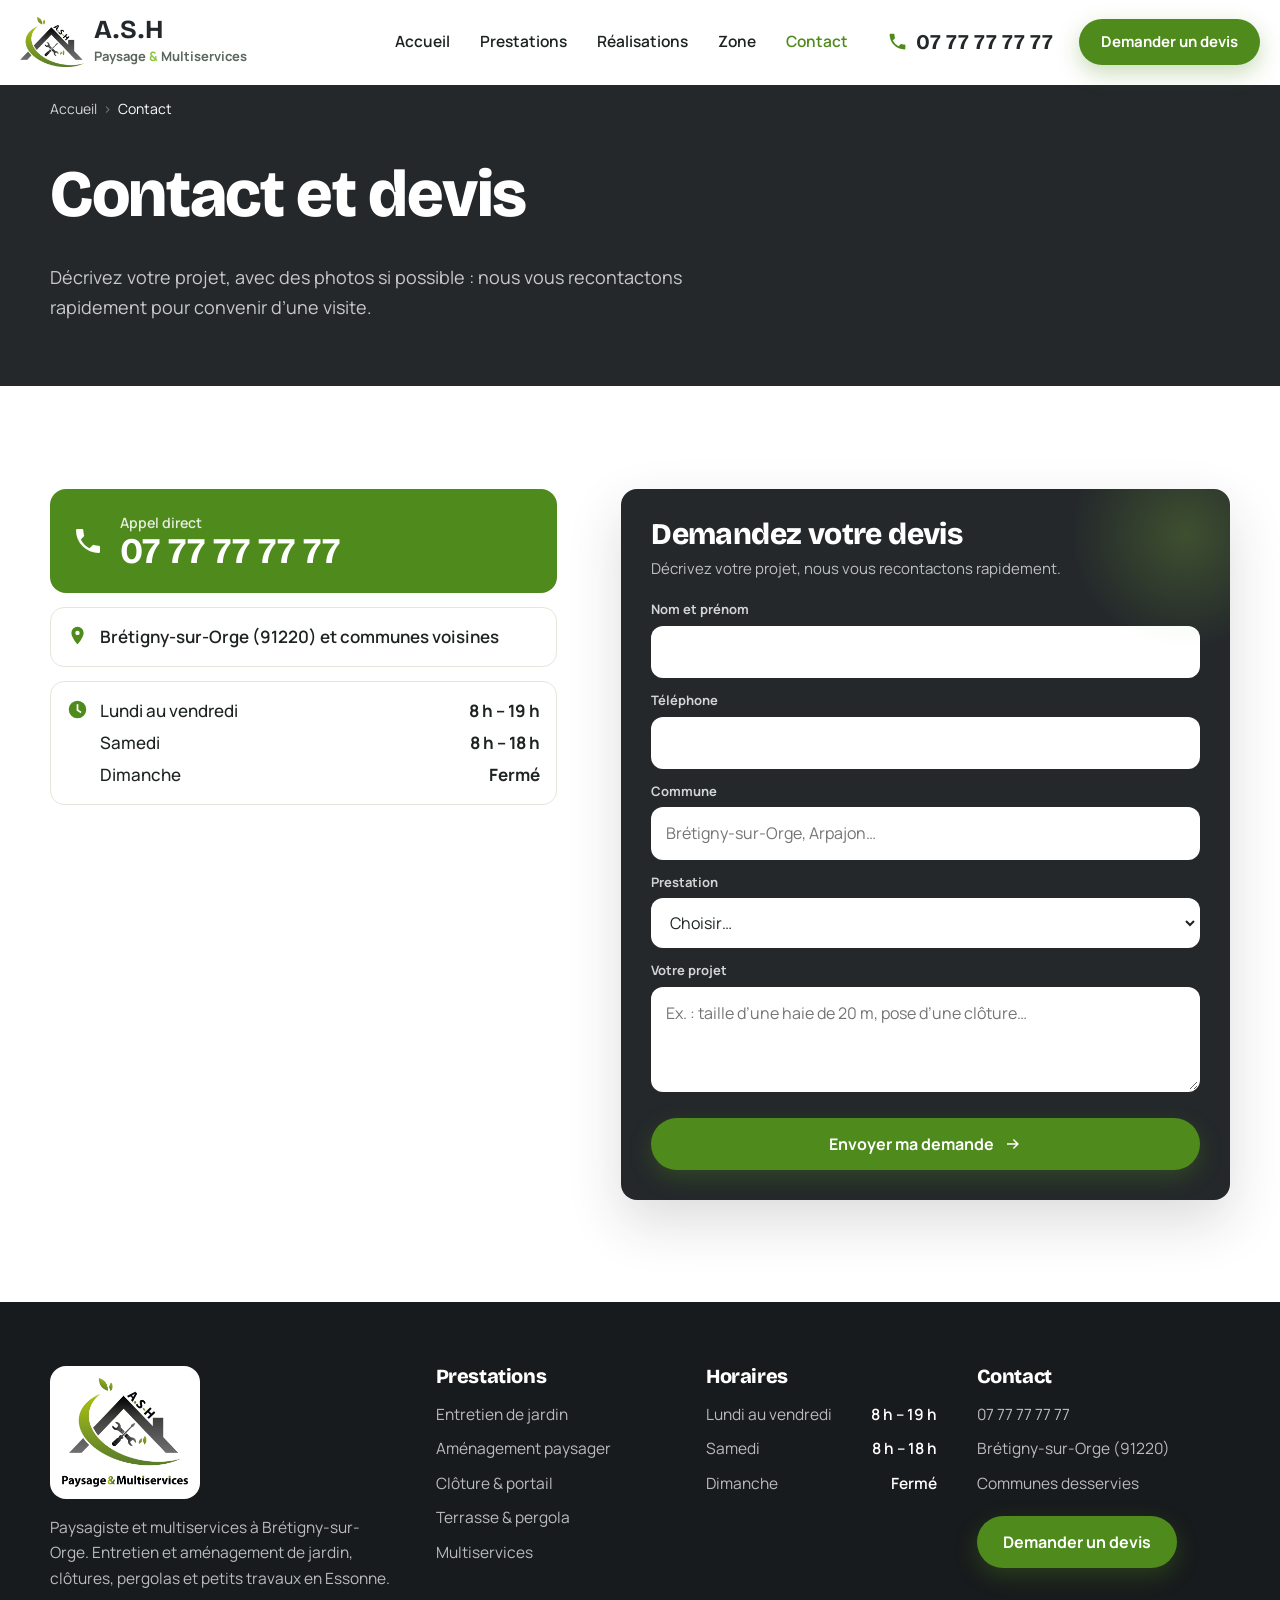
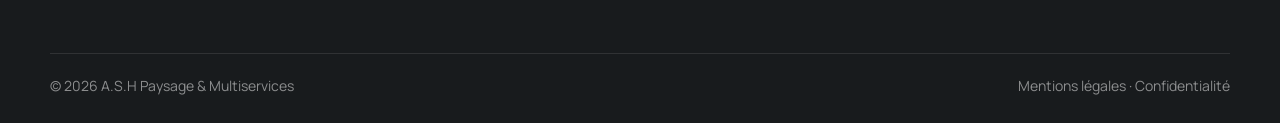
<file: contact/index.html>
<!doctype html>
<html lang="fr">
<head>
<meta charset="utf-8">
<meta name="viewport" content="width=device-width,initial-scale=1">
<script>document.documentElement.classList.add('js')</script>
<title>Contact et devis — Paysagiste à Brétigny-sur-Orge</title>
<meta name="description" content="Contactez A.S.H Paysage &amp; Multiservices à Brétigny-sur-Orge pour votre jardin ou vos petits travaux : décrivez votre projet, nous vous recontactons rapidement.">
<meta name="robots" content="noindex,nofollow">
<link rel="canonical" href="https://ash-paysage.fr/contact/">
<meta property="og:type" content="website">
<meta property="og:locale" content="fr_FR">
<meta property="og:site_name" content="A.S.H Paysage &amp; Multiservices">
<meta property="og:title" content="Contact et devis — Paysagiste à Brétigny-sur-Orge">
<meta property="og:description" content="Contactez A.S.H Paysage &amp; Multiservices à Brétigny-sur-Orge pour votre jardin ou vos petits travaux : décrivez votre projet, nous vous recontactons rapidement.">
<meta property="og:image" content="https://ash-paysage.fr/photos/jardinier-paysagiste-bretigny-1600.webp">
<meta name="theme-color" content="#2f5713">
<link rel="icon" href="../photos/logo-picto.png">
<link rel="preconnect" href="https://fonts.googleapis.com">
<link rel="preconnect" href="https://fonts.gstatic.com" crossorigin>
<link href="https://fonts.googleapis.com/css2?family=Bricolage+Grotesque:opsz,wght@12..96,600;12..96,800&family=Manrope:wght@400;500;600;700&display=swap" rel="stylesheet">
<link rel="stylesheet" href="../assets/style.css?v=1">
<script type="application/ld+json">{"@context":"https://schema.org","@graph":[{"@type":"LandscapingBusiness","@id":"https://ash-paysage.fr/#entreprise","name":"A.S.H Paysage & Multiservices","url":"https://ash-paysage.fr/","logo":"https://ash-paysage.fr/photos/logo-ash.png","image":"https://ash-paysage.fr/photos/jardinier-paysagiste-bretigny-1600.webp","founder":{"@type":"Person","name":"Aurélien Saint-Hilaire"},"foundingDate":"2024-06","telephone":"07 77 77 77 77","address":{"@type":"PostalAddress","addressLocality":"Brétigny-sur-Orge","postalCode":"91220","addressRegion":"Île-de-France","addressCountry":"FR"},"areaServed":[{"@type":"City","name":"Brétigny-sur-Orge"},{"@type":"City","name":"Saint-Michel-sur-Orge"},{"@type":"City","name":"Le Plessis-Pâté"},{"@type":"City","name":"Leuville-sur-Orge"},{"@type":"City","name":"Marolles-en-Hurepoix"},{"@type":"City","name":"Saint-Germain-lès-Arpajon"},{"@type":"City","name":"Arpajon"},{"@type":"City","name":"La Norville"},{"@type":"City","name":"Longpont-sur-Orge"},{"@type":"City","name":"Sainte-Geneviève-des-Bois"},{"@type":"City","name":"Villiers-sur-Orge"},{"@type":"City","name":"Linas"},{"@type":"City","name":"Montlhéry"},{"@type":"City","name":"Morsang-sur-Orge"},{"@type":"City","name":"Fleury-Mérogis"},{"@type":"City","name":"Cheptainville"},{"@type":"City","name":"Guibeville"},{"@type":"City","name":"Ollainville"},{"@type":"City","name":"Courson-Monteloup"},{"@type":"City","name":"Saint-Vrain"}],"openingHoursSpecification":[{"@type":"OpeningHoursSpecification","dayOfWeek":["Monday","Tuesday","Wednesday","Thursday","Friday"],"opens":"08:00","closes":"19:00"},{"@type":"OpeningHoursSpecification","dayOfWeek":["Saturday"],"opens":"08:00","closes":"18:00"}],"makesOffer":[{"@type":"Offer","itemOffered":{"@type":"Service","name":"Entretien de jardin","url":"https://ash-paysage.fr/entretien-de-jardin/"}},{"@type":"Offer","itemOffered":{"@type":"Service","name":"Aménagement paysager","url":"https://ash-paysage.fr/amenagement-paysager/"}},{"@type":"Offer","itemOffered":{"@type":"Service","name":"Clôture & portail","url":"https://ash-paysage.fr/cloture-portail/"}},{"@type":"Offer","itemOffered":{"@type":"Service","name":"Terrasse, pergola & abri","url":"https://ash-paysage.fr/terrasse-pergola-abri/"}},{"@type":"Offer","itemOffered":{"@type":"Service","name":"Multiservices","url":"https://ash-paysage.fr/multiservices/"}}]},{"@type":"BreadcrumbList","itemListElement":[{"@type":"ListItem","position":1,"name":"Accueil","item":"https://ash-paysage.fr/"},{"@type":"ListItem","position":2,"name":"Contact","item":"https://ash-paysage.fr/contact/"}]}]}</script>
</head>
<body class="">
<a class="evitement" href="#contenu">Aller au contenu</a>

<header class="entete" data-entete>
  <div class="entete-in">
    <a class="marque" href="../" aria-label="A.S.H Paysage &amp; Multiservices, accueil">
      <img src="../photos/logo-picto.png" alt="" width="240" height="187">
      <span><b>A.S.H</b><small>Paysage <em>&amp;</em> Multiservices</small></span>
    </a>
    <nav class="nav" aria-label="Navigation principale">
      <a href="../">Accueil</a>
      <div class="nav-deroule">
        <a href="../entretien-de-jardin/">Prestations</a>
        <div class="nav-sous"><a href="../entretien-de-jardin/"><span class="ic"><svg viewBox="0 0 24 24" aria-hidden="true"><path d="M20 3S8 2.5 5 9.5C3.2 13.6 5 17 5 17L3 21h2l1.6-2.6C13 20 19.6 15.2 20 3zM7.8 15.9C9.4 11.6 13 8.6 16.5 7.2 13.3 9 10.6 12 9.3 16.3z"/></svg></span>Entretien de jardin</a><a href="../amenagement-paysager/"><span class="ic"><svg viewBox="0 0 24 24" aria-hidden="true"><path d="M12 2a6 6 0 0 0-5.8 7.6A5 5 0 0 0 8 19h3v3h2v-3h3a5 5 0 0 0 1.8-9.4A6 6 0 0 0 12 2z"/></svg></span>Aménagement paysager</a><a href="../cloture-portail/"><span class="ic"><svg viewBox="0 0 24 24" aria-hidden="true"><path d="M4 4 2 7v14h4V7zm7 0L9 7v14h4V7zm7 0-2 3v14h4V7zM6 10h3v2H6zm0 5h3v2H6zm7-5h3v2h-3zm0 5h3v2h-3z"/></svg></span>Clôture &amp; portail</a><a href="../terrasse-pergola-abri/"><span class="ic"><svg viewBox="0 0 24 24" aria-hidden="true"><path d="M2 5h20v3H2zm2 4h2v12H4zm14 0h2v12h-2zM7 9h10v2H7z"/></svg></span>Terrasse &amp; pergola</a><a href="../multiservices/"><span class="ic"><svg viewBox="0 0 24 24" aria-hidden="true"><path d="m14.6 3.4 2 2-1.4 1.4-2-2zM3 17.6 12.6 8l3.4 3.4L6.4 21H3zm15.5-5.7 2.1 2.1a1 1 0 0 1 0 1.4l-5 5a1 1 0 0 1-1.4 0l-2.1-2.1z"/></svg></span>Multiservices</a></div>
      </div>
      <a href="../realisations/">Réalisations</a>
      <a href="../zone-intervention/">Zone</a>
      <a href="../contact/" aria-current="page">Contact</a>
    </nav>
    <a class="entete-tel" href="tel:+33777777777"><svg viewBox="0 0 24 24" aria-hidden="true"><path d="M6.6 10.8a15.1 15.1 0 0 0 6.6 6.6l2.2-2.2a1 1 0 0 1 1-.25 11.4 11.4 0 0 0 3.6.57 1 1 0 0 1 1 1V20a1 1 0 0 1-1 1A17 17 0 0 1 3 4a1 1 0 0 1 1-1h3.5a1 1 0 0 1 1 1c0 1.25.2 2.45.57 3.6a1 1 0 0 1-.25 1z"/></svg><b>07 77 77 77 77</b></a>
    <a class="bouton bouton-vert entete-cta" href="../contact/#devis">Demander un devis</a>
    <button class="burger" type="button" aria-expanded="false" aria-controls="menu-mobile" aria-label="Ouvrir le menu"><span></span><span></span><span></span></button>
  </div>
  <div class="menu-mobile" id="menu-mobile" hidden>
    <a href="../">Accueil</a>
    <div class="menu-mobile-services"><a href="../entretien-de-jardin/"><span class="ic"><svg viewBox="0 0 24 24" aria-hidden="true"><path d="M20 3S8 2.5 5 9.5C3.2 13.6 5 17 5 17L3 21h2l1.6-2.6C13 20 19.6 15.2 20 3zM7.8 15.9C9.4 11.6 13 8.6 16.5 7.2 13.3 9 10.6 12 9.3 16.3z"/></svg></span>Entretien de jardin</a><a href="../amenagement-paysager/"><span class="ic"><svg viewBox="0 0 24 24" aria-hidden="true"><path d="M12 2a6 6 0 0 0-5.8 7.6A5 5 0 0 0 8 19h3v3h2v-3h3a5 5 0 0 0 1.8-9.4A6 6 0 0 0 12 2z"/></svg></span>Aménagement paysager</a><a href="../cloture-portail/"><span class="ic"><svg viewBox="0 0 24 24" aria-hidden="true"><path d="M4 4 2 7v14h4V7zm7 0L9 7v14h4V7zm7 0-2 3v14h4V7zM6 10h3v2H6zm0 5h3v2H6zm7-5h3v2h-3zm0 5h3v2h-3z"/></svg></span>Clôture &amp; portail</a><a href="../terrasse-pergola-abri/"><span class="ic"><svg viewBox="0 0 24 24" aria-hidden="true"><path d="M2 5h20v3H2zm2 4h2v12H4zm14 0h2v12h-2zM7 9h10v2H7z"/></svg></span>Terrasse &amp; pergola</a><a href="../multiservices/"><span class="ic"><svg viewBox="0 0 24 24" aria-hidden="true"><path d="m14.6 3.4 2 2-1.4 1.4-2-2zM3 17.6 12.6 8l3.4 3.4L6.4 21H3zm15.5-5.7 2.1 2.1a1 1 0 0 1 0 1.4l-5 5a1 1 0 0 1-1.4 0l-2.1-2.1z"/></svg></span>Multiservices</a></div>
    <a href="../realisations/">Réalisations</a>
    <a href="../zone-intervention/">Zone d’intervention</a>
    <a href="../contact/">Contact</a>
    <a class="bouton bouton-vert" href="tel:+33777777777"><svg viewBox="0 0 24 24" aria-hidden="true"><path d="M6.6 10.8a15.1 15.1 0 0 0 6.6 6.6l2.2-2.2a1 1 0 0 1 1-.25 11.4 11.4 0 0 0 3.6.57 1 1 0 0 1 1 1V20a1 1 0 0 1-1 1A17 17 0 0 1 3 4a1 1 0 0 1 1-1h3.5a1 1 0 0 1 1 1c0 1.25.2 2.45.57 3.6a1 1 0 0 1-.25 1z"/></svg> 07 77 77 77 77</a>
  </div>
</header>

<main id="contenu">
<nav class="ariane" aria-label="Fil d’Ariane"><div class="cadre"><a href="../">Accueil</a><span aria-current="page">Contact</span></div></nav>

<section class="tete-page"><div class="cadre"><h1>Contact et devis</h1><p>Décrivez votre projet, avec des photos si possible : nous vous recontactons rapidement pour convenir d’une visite.</p></div></section>
<section class="section"><div class="cadre contact">
  <div class="contact-infos reveler">
    <a class="contact-tel" href="tel:+33777777777"><svg viewBox="0 0 24 24" aria-hidden="true"><path d="M6.6 10.8a15.1 15.1 0 0 0 6.6 6.6l2.2-2.2a1 1 0 0 1 1-.25 11.4 11.4 0 0 0 3.6.57 1 1 0 0 1 1 1V20a1 1 0 0 1-1 1A17 17 0 0 1 3 4a1 1 0 0 1 1-1h3.5a1 1 0 0 1 1 1c0 1.25.2 2.45.57 3.6a1 1 0 0 1-.25 1z"/></svg><span><small>Appel direct</small><b>07 77 77 77 77</b></span></a>
    <p class="contact-ligne"><svg viewBox="0 0 24 24" aria-hidden="true"><path d="M12 2a7 7 0 0 0-7 7c0 5.2 7 13 7 13s7-7.8 7-13a7 7 0 0 0-7-7zm0 9.5A2.5 2.5 0 1 1 12 6.5a2.5 2.5 0 0 1 0 5z"/></svg><span>Brétigny-sur-Orge (91220) et communes voisines</span></p>
    <div class="contact-ligne contact-horaires"><svg viewBox="0 0 24 24" aria-hidden="true"><path d="M12 2a10 10 0 1 0 0 20 10 10 0 0 0 0-20zm1 10.4 3.6 2.1-1 1.7L11 13V6h2z"/></svg><ul><li><span>Lundi au vendredi</span><b>8 h – 19 h</b></li><li><span>Samedi</span><b>8 h – 18 h</b></li><li><span>Dimanche</span><b>Fermé</b></li></ul></div>
  </div>
  <div class="devis-carte reveler" id="devis">
<form class="devis" id="contact-form" data-devis novalidate>
  <h2>Demandez votre devis</h2>
  <p class="devis-intro">Décrivez votre projet, nous vous recontactons rapidement.</p>
  <label><span>Nom et prénom</span><input name="nom" autocomplete="name" required></label>
  <label><span>Téléphone</span><input name="telephone" type="tel" autocomplete="tel" inputmode="tel" required></label>
  <label><span>Commune</span><input name="ville" autocomplete="address-level2" placeholder="Brétigny-sur-Orge, Arpajon…"></label>
  <label><span>Prestation</span>
    <select name="besoin"><option value="">Choisir…</option><option>Entretien de jardin</option><option>Aménagement paysager</option><option>Clôture &amp; portail</option><option>Terrasse &amp; pergola</option><option>Multiservices</option><option>Autre</option></select>
  </label>
  <label><span>Votre projet</span><textarea name="message" rows="3" placeholder="Ex. : taille d’une haie de 20 m, pose d’une clôture…"></textarea></label>
  <button class="bouton bouton-vert" type="submit">Envoyer ma demande <svg viewBox="0 0 24 24" aria-hidden="true"><path d="M13.2 5.3 19.9 12l-6.7 6.7-1.4-1.4 4.3-4.3H4v-2h12.1l-4.3-4.3z"/></svg></button>
  <p class="devis-note" data-note hidden></p>
</form></div>
</div></section>
</main>

<footer class="pied">
  <div class="cadre pied-haut">
    <div>
      <img class="pied-logo" src="../photos/logo-ash.png" alt="A.S.H Paysage &amp; Multiservices" width="978" height="843" loading="lazy">
      <p>Paysagiste et multiservices à Brétigny-sur-Orge. Entretien et aménagement de jardin, clôtures, pergolas et petits travaux en Essonne.</p>
    </div>
    <div>
      <h2 class="pied-titre">Prestations</h2>
      <ul><li><a href="../entretien-de-jardin/">Entretien de jardin</a></li><li><a href="../amenagement-paysager/">Aménagement paysager</a></li><li><a href="../cloture-portail/">Clôture &amp; portail</a></li><li><a href="../terrasse-pergola-abri/">Terrasse &amp; pergola</a></li><li><a href="../multiservices/">Multiservices</a></li></ul>
    </div>
    <div>
      <h2 class="pied-titre">Horaires</h2>
      <ul class="pied-horaires"><li><span>Lundi au vendredi</span><b>8 h – 19 h</b></li><li><span>Samedi</span><b>8 h – 18 h</b></li><li><span>Dimanche</span><b>Fermé</b></li></ul>
    </div>
    <div>
      <h2 class="pied-titre">Contact</h2>
      <ul>
        <li><a href="tel:+33777777777">07 77 77 77 77</a></li>
        <li>Brétigny-sur-Orge (91220)</li>
        <li><a href="../zone-intervention/">Communes desservies</a></li>
      </ul>
      <a class="bouton bouton-vert" href="../contact/#devis">Demander un devis</a>
    </div>
  </div>
  <div class="cadre pied-bas">
    <span>© 2026 A.S.H Paysage &amp; Multiservices</span>
    <span><a href="../mentions-legales/">Mentions légales</a> · <a href="../politique-de-confidentialite/">Confidentialité</a></span>
  </div>
</footer>

<div class="barre-mobile">
  <a href="tel:+33777777777"><svg viewBox="0 0 24 24" aria-hidden="true"><path d="M6.6 10.8a15.1 15.1 0 0 0 6.6 6.6l2.2-2.2a1 1 0 0 1 1-.25 11.4 11.4 0 0 0 3.6.57 1 1 0 0 1 1 1V20a1 1 0 0 1-1 1A17 17 0 0 1 3 4a1 1 0 0 1 1-1h3.5a1 1 0 0 1 1 1c0 1.25.2 2.45.57 3.6a1 1 0 0 1-.25 1z"/></svg><span>Appeler</span></a>
  <a href="../contact/#devis" class="barre-devis"><svg viewBox="0 0 24 24" aria-hidden="true"><path d="M14 2H6a2 2 0 0 0-2 2v16a2 2 0 0 0 2 2h12a2 2 0 0 0 2-2V8zm-1 7V3.5L18.5 9zM8 13h8v2H8zm0 4h5v2H8z"/></svg><span>Demander un devis</span></a>
</div>

<script>
  window.LOCWEB_CONFIG = {
    supabaseUrl: 'https://ibqawtgnucakzdldnitj.supabase.co',
    supabaseAnonKey: 'sb_publishable_rpLrUo4Cqnfl8zSohDqO0A_Q5Vkj2Hk',
    clientId: '',
    ga4Id: ''
  };
</script>
<script src="../contenu-loader.js" defer></script>
<script src="../leads-form.js" defer></script>
<script src="../mesure.js" defer></script>
<script src="../assets/site.js?v=1" defer></script>
</body>
</html>
</file>
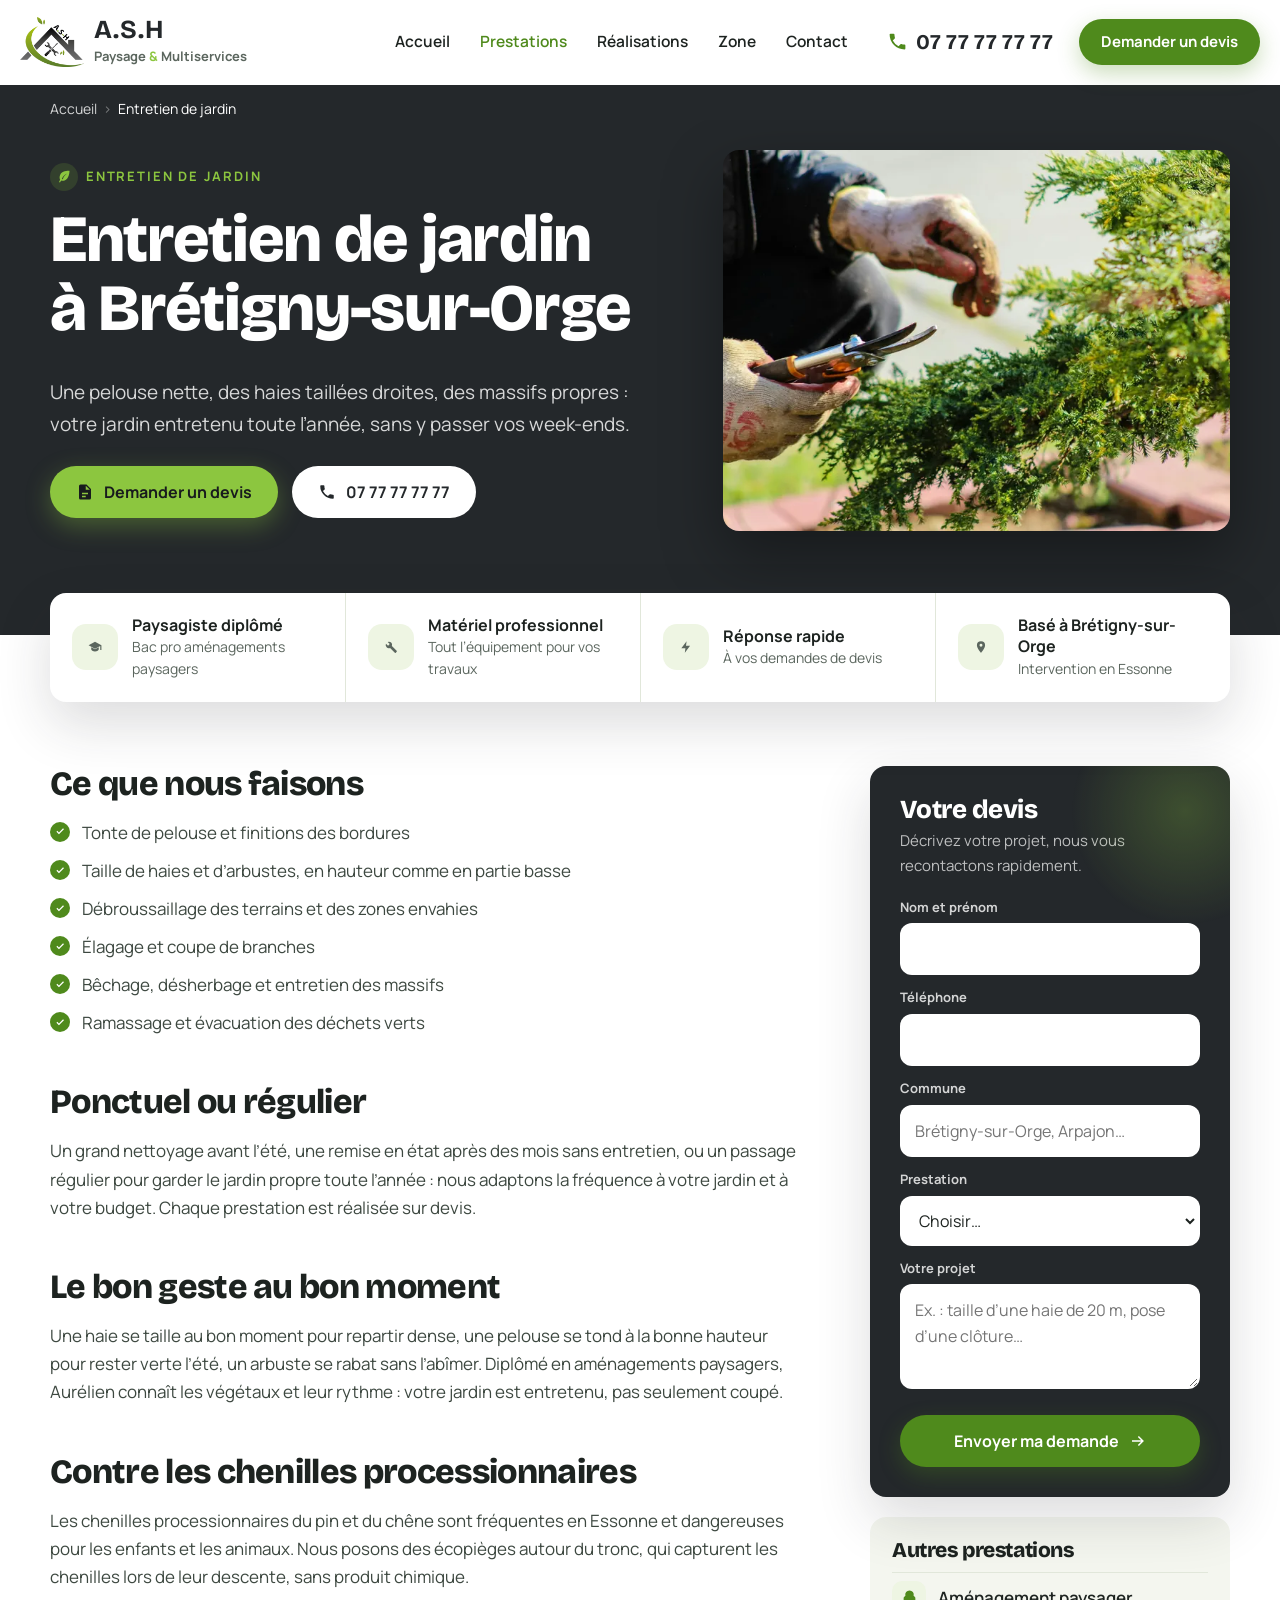
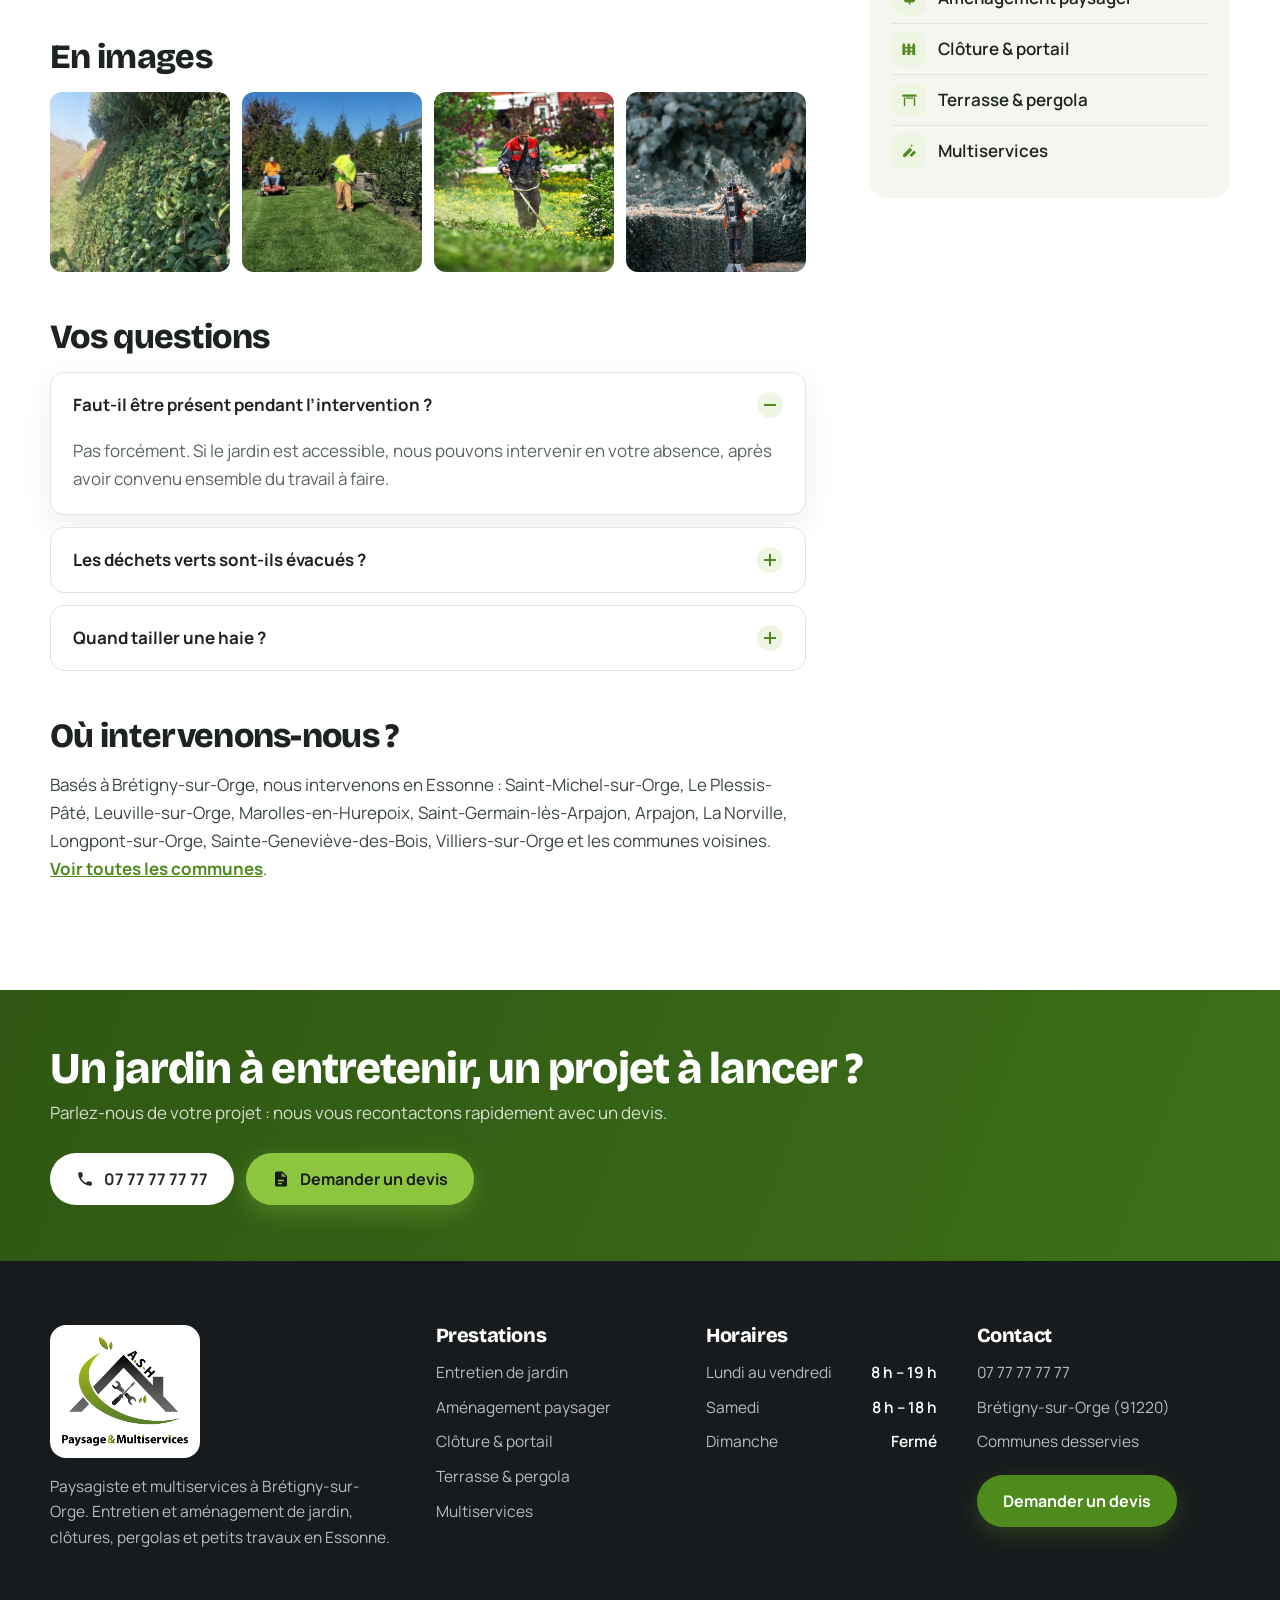
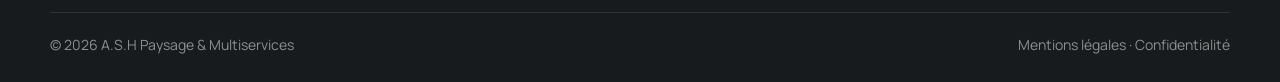
<file: entretien-de-jardin/index.html>
<!doctype html>
<html lang="fr">
<head>
<meta charset="utf-8">
<meta name="viewport" content="width=device-width,initial-scale=1">
<script>document.documentElement.classList.add('js')</script>
<title>Entretien de jardin à Brétigny-sur-Orge — Tonte, taille de haies</title>
<meta name="description" content="Entretien de jardin à Brétigny-sur-Orge et en Essonne : tonte, taille de haies et d’arbustes, débroussaillage, élagage, bêchage. Réalisation sur devis.">
<meta name="robots" content="noindex,nofollow">
<link rel="canonical" href="https://ash-paysage.fr/entretien-de-jardin/">
<meta property="og:type" content="website">
<meta property="og:locale" content="fr_FR">
<meta property="og:site_name" content="A.S.H Paysage &amp; Multiservices">
<meta property="og:title" content="Entretien de jardin à Brétigny-sur-Orge — Tonte, taille de haies">
<meta property="og:description" content="Entretien de jardin à Brétigny-sur-Orge et en Essonne : tonte, taille de haies et d’arbustes, débroussaillage, élagage, bêchage. Réalisation sur devis.">
<meta property="og:image" content="https://ash-paysage.fr/photos/taille-arbuste-cisailles-1600.webp">
<meta name="theme-color" content="#2f5713">
<link rel="icon" href="../photos/logo-picto.png">
<link rel="preconnect" href="https://fonts.googleapis.com">
<link rel="preconnect" href="https://fonts.gstatic.com" crossorigin>
<link href="https://fonts.googleapis.com/css2?family=Bricolage+Grotesque:opsz,wght@12..96,600;12..96,800&family=Manrope:wght@400;500;600;700&display=swap" rel="stylesheet">
<link rel="stylesheet" href="../assets/style.css?v=1">
<script type="application/ld+json">{"@context":"https://schema.org","@graph":[{"@type":"LandscapingBusiness","@id":"https://ash-paysage.fr/#entreprise","name":"A.S.H Paysage & Multiservices","url":"https://ash-paysage.fr/","logo":"https://ash-paysage.fr/photos/logo-ash.png","image":"https://ash-paysage.fr/photos/jardinier-paysagiste-bretigny-1600.webp","founder":{"@type":"Person","name":"Aurélien Saint-Hilaire"},"foundingDate":"2024-06","telephone":"07 77 77 77 77","address":{"@type":"PostalAddress","addressLocality":"Brétigny-sur-Orge","postalCode":"91220","addressRegion":"Île-de-France","addressCountry":"FR"},"areaServed":[{"@type":"City","name":"Brétigny-sur-Orge"},{"@type":"City","name":"Saint-Michel-sur-Orge"},{"@type":"City","name":"Le Plessis-Pâté"},{"@type":"City","name":"Leuville-sur-Orge"},{"@type":"City","name":"Marolles-en-Hurepoix"},{"@type":"City","name":"Saint-Germain-lès-Arpajon"},{"@type":"City","name":"Arpajon"},{"@type":"City","name":"La Norville"},{"@type":"City","name":"Longpont-sur-Orge"},{"@type":"City","name":"Sainte-Geneviève-des-Bois"},{"@type":"City","name":"Villiers-sur-Orge"},{"@type":"City","name":"Linas"},{"@type":"City","name":"Montlhéry"},{"@type":"City","name":"Morsang-sur-Orge"},{"@type":"City","name":"Fleury-Mérogis"},{"@type":"City","name":"Cheptainville"},{"@type":"City","name":"Guibeville"},{"@type":"City","name":"Ollainville"},{"@type":"City","name":"Courson-Monteloup"},{"@type":"City","name":"Saint-Vrain"}],"openingHoursSpecification":[{"@type":"OpeningHoursSpecification","dayOfWeek":["Monday","Tuesday","Wednesday","Thursday","Friday"],"opens":"08:00","closes":"19:00"},{"@type":"OpeningHoursSpecification","dayOfWeek":["Saturday"],"opens":"08:00","closes":"18:00"}],"makesOffer":[{"@type":"Offer","itemOffered":{"@type":"Service","name":"Entretien de jardin","url":"https://ash-paysage.fr/entretien-de-jardin/"}},{"@type":"Offer","itemOffered":{"@type":"Service","name":"Aménagement paysager","url":"https://ash-paysage.fr/amenagement-paysager/"}},{"@type":"Offer","itemOffered":{"@type":"Service","name":"Clôture & portail","url":"https://ash-paysage.fr/cloture-portail/"}},{"@type":"Offer","itemOffered":{"@type":"Service","name":"Terrasse, pergola & abri","url":"https://ash-paysage.fr/terrasse-pergola-abri/"}},{"@type":"Offer","itemOffered":{"@type":"Service","name":"Multiservices","url":"https://ash-paysage.fr/multiservices/"}}]},{"@type":"BreadcrumbList","itemListElement":[{"@type":"ListItem","position":1,"name":"Accueil","item":"https://ash-paysage.fr/"},{"@type":"ListItem","position":2,"name":"Entretien de jardin","item":"https://ash-paysage.fr/entretien-de-jardin/"}]},{"@type":"Service","name":"Entretien de jardin","description":"Entretien de jardin à Brétigny-sur-Orge et en Essonne : tonte, taille de haies et d’arbustes, débroussaillage, élagage, bêchage. Réalisation sur devis.","url":"https://ash-paysage.fr/entretien-de-jardin/","provider":{"@id":"https://ash-paysage.fr/#entreprise"},"areaServed":{"@type":"City","name":"Brétigny-sur-Orge"}},{"@type":"FAQPage","mainEntity":[{"@type":"Question","name":"Faut-il être présent pendant l’intervention ?","acceptedAnswer":{"@type":"Answer","text":"Pas forcément. Si le jardin est accessible, nous pouvons intervenir en votre absence, après avoir convenu ensemble du travail à faire."}},{"@type":"Question","name":"Les déchets verts sont-ils évacués ?","acceptedAnswer":{"@type":"Answer","text":"Oui, nous pouvons ramasser et évacuer les déchets verts : précisez-le lors de la demande de devis."}},{"@type":"Question","name":"Quand tailler une haie ?","acceptedAnswer":{"@type":"Answer","text":"En général à la fin de l’hiver et à la fin de l’été, en évitant la période de nidification des oiseaux au printemps. Nous vous conseillons selon les espèces de votre haie."}}]}]}</script>
</head>
<body class="">
<a class="evitement" href="#contenu">Aller au contenu</a>

<header class="entete" data-entete>
  <div class="entete-in">
    <a class="marque" href="../" aria-label="A.S.H Paysage &amp; Multiservices, accueil">
      <img src="../photos/logo-picto.png" alt="" width="240" height="187">
      <span><b>A.S.H</b><small>Paysage <em>&amp;</em> Multiservices</small></span>
    </a>
    <nav class="nav" aria-label="Navigation principale">
      <a href="../">Accueil</a>
      <div class="nav-deroule">
        <a href="../entretien-de-jardin/" aria-current="page">Prestations</a>
        <div class="nav-sous"><a href="../entretien-de-jardin/"><span class="ic"><svg viewBox="0 0 24 24" aria-hidden="true"><path d="M20 3S8 2.5 5 9.5C3.2 13.6 5 17 5 17L3 21h2l1.6-2.6C13 20 19.6 15.2 20 3zM7.8 15.9C9.4 11.6 13 8.6 16.5 7.2 13.3 9 10.6 12 9.3 16.3z"/></svg></span>Entretien de jardin</a><a href="../amenagement-paysager/"><span class="ic"><svg viewBox="0 0 24 24" aria-hidden="true"><path d="M12 2a6 6 0 0 0-5.8 7.6A5 5 0 0 0 8 19h3v3h2v-3h3a5 5 0 0 0 1.8-9.4A6 6 0 0 0 12 2z"/></svg></span>Aménagement paysager</a><a href="../cloture-portail/"><span class="ic"><svg viewBox="0 0 24 24" aria-hidden="true"><path d="M4 4 2 7v14h4V7zm7 0L9 7v14h4V7zm7 0-2 3v14h4V7zM6 10h3v2H6zm0 5h3v2H6zm7-5h3v2h-3zm0 5h3v2h-3z"/></svg></span>Clôture &amp; portail</a><a href="../terrasse-pergola-abri/"><span class="ic"><svg viewBox="0 0 24 24" aria-hidden="true"><path d="M2 5h20v3H2zm2 4h2v12H4zm14 0h2v12h-2zM7 9h10v2H7z"/></svg></span>Terrasse &amp; pergola</a><a href="../multiservices/"><span class="ic"><svg viewBox="0 0 24 24" aria-hidden="true"><path d="m14.6 3.4 2 2-1.4 1.4-2-2zM3 17.6 12.6 8l3.4 3.4L6.4 21H3zm15.5-5.7 2.1 2.1a1 1 0 0 1 0 1.4l-5 5a1 1 0 0 1-1.4 0l-2.1-2.1z"/></svg></span>Multiservices</a></div>
      </div>
      <a href="../realisations/">Réalisations</a>
      <a href="../zone-intervention/">Zone</a>
      <a href="../contact/">Contact</a>
    </nav>
    <a class="entete-tel" href="tel:+33777777777"><svg viewBox="0 0 24 24" aria-hidden="true"><path d="M6.6 10.8a15.1 15.1 0 0 0 6.6 6.6l2.2-2.2a1 1 0 0 1 1-.25 11.4 11.4 0 0 0 3.6.57 1 1 0 0 1 1 1V20a1 1 0 0 1-1 1A17 17 0 0 1 3 4a1 1 0 0 1 1-1h3.5a1 1 0 0 1 1 1c0 1.25.2 2.45.57 3.6a1 1 0 0 1-.25 1z"/></svg><b>07 77 77 77 77</b></a>
    <a class="bouton bouton-vert entete-cta" href="../contact/#devis">Demander un devis</a>
    <button class="burger" type="button" aria-expanded="false" aria-controls="menu-mobile" aria-label="Ouvrir le menu"><span></span><span></span><span></span></button>
  </div>
  <div class="menu-mobile" id="menu-mobile" hidden>
    <a href="../">Accueil</a>
    <div class="menu-mobile-services"><a href="../entretien-de-jardin/"><span class="ic"><svg viewBox="0 0 24 24" aria-hidden="true"><path d="M20 3S8 2.5 5 9.5C3.2 13.6 5 17 5 17L3 21h2l1.6-2.6C13 20 19.6 15.2 20 3zM7.8 15.9C9.4 11.6 13 8.6 16.5 7.2 13.3 9 10.6 12 9.3 16.3z"/></svg></span>Entretien de jardin</a><a href="../amenagement-paysager/"><span class="ic"><svg viewBox="0 0 24 24" aria-hidden="true"><path d="M12 2a6 6 0 0 0-5.8 7.6A5 5 0 0 0 8 19h3v3h2v-3h3a5 5 0 0 0 1.8-9.4A6 6 0 0 0 12 2z"/></svg></span>Aménagement paysager</a><a href="../cloture-portail/"><span class="ic"><svg viewBox="0 0 24 24" aria-hidden="true"><path d="M4 4 2 7v14h4V7zm7 0L9 7v14h4V7zm7 0-2 3v14h4V7zM6 10h3v2H6zm0 5h3v2H6zm7-5h3v2h-3zm0 5h3v2h-3z"/></svg></span>Clôture &amp; portail</a><a href="../terrasse-pergola-abri/"><span class="ic"><svg viewBox="0 0 24 24" aria-hidden="true"><path d="M2 5h20v3H2zm2 4h2v12H4zm14 0h2v12h-2zM7 9h10v2H7z"/></svg></span>Terrasse &amp; pergola</a><a href="../multiservices/"><span class="ic"><svg viewBox="0 0 24 24" aria-hidden="true"><path d="m14.6 3.4 2 2-1.4 1.4-2-2zM3 17.6 12.6 8l3.4 3.4L6.4 21H3zm15.5-5.7 2.1 2.1a1 1 0 0 1 0 1.4l-5 5a1 1 0 0 1-1.4 0l-2.1-2.1z"/></svg></span>Multiservices</a></div>
    <a href="../realisations/">Réalisations</a>
    <a href="../zone-intervention/">Zone d’intervention</a>
    <a href="../contact/">Contact</a>
    <a class="bouton bouton-vert" href="tel:+33777777777"><svg viewBox="0 0 24 24" aria-hidden="true"><path d="M6.6 10.8a15.1 15.1 0 0 0 6.6 6.6l2.2-2.2a1 1 0 0 1 1-.25 11.4 11.4 0 0 0 3.6.57 1 1 0 0 1 1 1V20a1 1 0 0 1-1 1A17 17 0 0 1 3 4a1 1 0 0 1 1-1h3.5a1 1 0 0 1 1 1c0 1.25.2 2.45.57 3.6a1 1 0 0 1-.25 1z"/></svg> 07 77 77 77 77</a>
  </div>
</header>

<main id="contenu">
<nav class="ariane" aria-label="Fil d’Ariane"><div class="cadre"><a href="../">Accueil</a><span aria-current="page">Entretien de jardin</span></div></nav>

<section class="tete-service">
  <div class="cadre tete-service-in">
    <div class="reveler">
      <p class="surtitre"><span class="ic"><svg viewBox="0 0 24 24" aria-hidden="true"><path d="M20 3S8 2.5 5 9.5C3.2 13.6 5 17 5 17L3 21h2l1.6-2.6C13 20 19.6 15.2 20 3zM7.8 15.9C9.4 11.6 13 8.6 16.5 7.2 13.3 9 10.6 12 9.3 16.3z"/></svg></span> Entretien de jardin</p>
      <h1>Entretien de jardin à Brétigny-sur-Orge</h1>
      <p class="chapo">Une pelouse nette, des haies taillées droites, des massifs propres : votre jardin entretenu toute l’année, sans y passer vos week-ends.</p>
      <div class="hero-actions"><a class="bouton bouton-vert-vif" href="#devis"><svg viewBox="0 0 24 24" aria-hidden="true"><path d="M14 2H6a2 2 0 0 0-2 2v16a2 2 0 0 0 2 2h12a2 2 0 0 0 2-2V8zm-1 7V3.5L18.5 9zM8 13h8v2H8zm0 4h5v2H8z"/></svg> Demander un devis</a><a class="bouton bouton-blanc" href="tel:+33777777777"><svg viewBox="0 0 24 24" aria-hidden="true"><path d="M6.6 10.8a15.1 15.1 0 0 0 6.6 6.6l2.2-2.2a1 1 0 0 1 1-.25 11.4 11.4 0 0 0 3.6.57 1 1 0 0 1 1 1V20a1 1 0 0 1-1 1A17 17 0 0 1 3 4a1 1 0 0 1 1-1h3.5a1 1 0 0 1 1 1c0 1.25.2 2.45.57 3.6a1 1 0 0 1-.25 1z"/></svg> 07 77 77 77 77</a></div>
    </div>
    <figure class="tete-service-photo reveler"><img src="../photos/taille-arbuste-cisailles-800.webp" srcset="../photos/taille-arbuste-cisailles-800.webp 800w, ../photos/taille-arbuste-cisailles-1600.webp 1600w" sizes="(min-width: 900px) 45vw, 100vw" alt="Entretien de jardin à Brétigny-sur-Orge" width="1600" height="1066" fetchpriority="high" decoding="async"></figure>
  </div>
</section>

<div class="cadre">
<div class="atouts">
  <div><span class="ic"><svg viewBox="0 0 24 24" aria-hidden="true"><path d="M12 3 1 9l11 6 9-4.9V17h2V9zm-6.5 9.3V16c0 1.9 2.9 3.5 6.5 3.5s6.5-1.6 6.5-3.5v-3.7L12 16z"/></svg></span><p><b>Paysagiste diplômé</b><span>Bac pro aménagements paysagers</span></p></div>
  <div><span class="ic"><svg viewBox="0 0 24 24" aria-hidden="true"><path d="M21.7 18.6 13.5 10.4a5.5 5.5 0 0 0-7.2-7.1L9.9 7 7 9.9 3.3 6.3a5.5 5.5 0 0 0 7.1 7.2l8.2 8.2a1.1 1.1 0 0 0 1.6 0l1.5-1.5a1.1 1.1 0 0 0 0-1.6z"/></svg></span><p><b>Matériel professionnel</b><span>Tout l’équipement pour vos travaux</span></p></div>
  <div><span class="ic"><svg viewBox="0 0 24 24" aria-hidden="true"><path d="M13 2 4 14h7l-1 8 9-12h-7z"/></svg></span><p><b>Réponse rapide</b><span>À vos demandes de devis</span></p></div>
  <div><span class="ic"><svg viewBox="0 0 24 24" aria-hidden="true"><path d="M12 2a7 7 0 0 0-7 7c0 5.2 7 13 7 13s7-7.8 7-13a7 7 0 0 0-7-7zm0 9.5A2.5 2.5 0 1 1 12 6.5a2.5 2.5 0 0 1 0 5z"/></svg></span><p><b>Basé à Brétigny-sur-Orge</b><span>Intervention en Essonne</span></p></div>
</div></div>

<div class="cadre article-service">
  <article class="texte-riche">
    
    <section class="reveler">
      <h2>Ce que nous faisons</h2>
      
      <ul class="liste-coche"><li>Tonte de pelouse et finitions des bordures</li><li>Taille de haies et d’arbustes, en hauteur comme en partie basse</li><li>Débroussaillage des terrains et des zones envahies</li><li>Élagage et coupe de branches</li><li>Bêchage, désherbage et entretien des massifs</li><li>Ramassage et évacuation des déchets verts</li></ul>
    </section>
    <section class="reveler">
      <h2>Ponctuel ou régulier</h2>
      <p>Un grand nettoyage avant l’été, une remise en état après des mois sans entretien, ou un passage régulier pour garder le jardin propre toute l’année : nous adaptons la fréquence à votre jardin et à votre budget. Chaque prestation est réalisée sur devis.</p>
      
    </section>
    <section class="reveler">
      <h2>Le bon geste au bon moment</h2>
      <p>Une haie se taille au bon moment pour repartir dense, une pelouse se tond à la bonne hauteur pour rester verte l’été, un arbuste se rabat sans l’abîmer. Diplômé en aménagements paysagers, Aurélien connaît les végétaux et leur rythme : votre jardin est entretenu, pas seulement coupé.</p>
      
    </section>
    <section class="reveler">
      <h2>Contre les chenilles processionnaires</h2>
      <p>Les chenilles processionnaires du pin et du chêne sont fréquentes en Essonne et dangereuses pour les enfants et les animaux. Nous posons des écopièges autour du tronc, qui capturent les chenilles lors de leur descente, sans produit chimique.</p>
      
    </section>
    <section class="reveler">
      <h2>En images</h2>
      <div class="galerie"><figure><img src="../photos/reel-taille-de-haie-800.webp" srcset="../photos/reel-taille-de-haie-800.webp 800w, ../photos/reel-taille-de-haie-1600.webp 810w" sizes="(min-width: 900px) 25vw, 50vw" alt="Entretien de jardin — A.S.H Paysage" width="810" height="1080" loading="lazy" decoding="async"></figure><figure><img src="../photos/tonte-pelouse-800.webp" srcset="../photos/tonte-pelouse-800.webp 800w, ../photos/tonte-pelouse-1600.webp 1600w" sizes="(min-width: 900px) 25vw, 50vw" alt="Entretien de jardin — A.S.H Paysage" width="1600" height="747" loading="lazy" decoding="async"></figure><figure><img src="../photos/debroussaillage-jardin-800.webp" srcset="../photos/debroussaillage-jardin-800.webp 800w, ../photos/debroussaillage-jardin-1600.webp 1600w" sizes="(min-width: 900px) 25vw, 50vw" alt="Entretien de jardin — A.S.H Paysage" width="1600" height="1066" loading="lazy" decoding="async"></figure><figure><img src="../photos/taille-haie-haute-800.webp" srcset="../photos/taille-haie-haute-800.webp 800w, ../photos/taille-haie-haute-1600.webp 1600w" sizes="(min-width: 900px) 25vw, 50vw" alt="Entretien de jardin — A.S.H Paysage" width="1600" height="1066" loading="lazy" decoding="async"></figure></div>
    </section>
    <section class="reveler"><h2>Vos questions</h2><div class="faq">
  <details class="reveler" open><summary><span>Faut-il être présent pendant l’intervention ?</span><i aria-hidden="true"></i></summary><p>Pas forcément. Si le jardin est accessible, nous pouvons intervenir en votre absence, après avoir convenu ensemble du travail à faire.</p></details>
  <details class="reveler"><summary><span>Les déchets verts sont-ils évacués ?</span><i aria-hidden="true"></i></summary><p>Oui, nous pouvons ramasser et évacuer les déchets verts : précisez-le lors de la demande de devis.</p></details>
  <details class="reveler"><summary><span>Quand tailler une haie ?</span><i aria-hidden="true"></i></summary><p>En général à la fin de l’hiver et à la fin de l’été, en évitant la période de nidification des oiseaux au printemps. Nous vous conseillons selon les espèces de votre haie.</p></details></div></section>
    <section class="reveler"><h2>Où intervenons-nous ?</h2><p>Basés à Brétigny-sur-Orge, nous intervenons en Essonne : Saint-Michel-sur-Orge, Le Plessis-Pâté, Leuville-sur-Orge, Marolles-en-Hurepoix, Saint-Germain-lès-Arpajon, Arpajon, La Norville, Longpont-sur-Orge, Sainte-Geneviève-des-Bois, Villiers-sur-Orge et les communes voisines. <a href="../zone-intervention/">Voir toutes les communes</a>.</p></section>
  </article>
  <aside class="cote">
    <div class="cote-collant">
      <div class="devis-carte" id="devis">
<form class="devis" id="quick-form" data-devis novalidate>
  <h2>Votre devis</h2>
  <p class="devis-intro">Décrivez votre projet, nous vous recontactons rapidement.</p>
  <label><span>Nom et prénom</span><input name="nom" autocomplete="name" required></label>
  <label><span>Téléphone</span><input name="telephone" type="tel" autocomplete="tel" inputmode="tel" required></label>
  <label><span>Commune</span><input name="ville" autocomplete="address-level2" placeholder="Brétigny-sur-Orge, Arpajon…"></label>
  <label><span>Prestation</span>
    <select name="besoin"><option value="">Choisir…</option><option>Entretien de jardin</option><option>Aménagement paysager</option><option>Clôture &amp; portail</option><option>Terrasse &amp; pergola</option><option>Multiservices</option><option>Autre</option></select>
  </label>
  <label><span>Votre projet</span><textarea name="message" rows="3" placeholder="Ex. : taille d’une haie de 20 m, pose d’une clôture…"></textarea></label>
  <button class="bouton bouton-vert" type="submit">Envoyer ma demande <svg viewBox="0 0 24 24" aria-hidden="true"><path d="M13.2 5.3 19.9 12l-6.7 6.7-1.4-1.4 4.3-4.3H4v-2h12.1l-4.3-4.3z"/></svg></button>
  <p class="devis-note" data-note hidden></p>
</form></div>
      <nav class="cote-services" aria-label="Nos autres prestations"><h2>Autres prestations</h2><a href="../amenagement-paysager/"><span class="ic"><svg viewBox="0 0 24 24" aria-hidden="true"><path d="M12 2a6 6 0 0 0-5.8 7.6A5 5 0 0 0 8 19h3v3h2v-3h3a5 5 0 0 0 1.8-9.4A6 6 0 0 0 12 2z"/></svg></span>Aménagement paysager</a><a href="../cloture-portail/"><span class="ic"><svg viewBox="0 0 24 24" aria-hidden="true"><path d="M4 4 2 7v14h4V7zm7 0L9 7v14h4V7zm7 0-2 3v14h4V7zM6 10h3v2H6zm0 5h3v2H6zm7-5h3v2h-3zm0 5h3v2h-3z"/></svg></span>Clôture &amp; portail</a><a href="../terrasse-pergola-abri/"><span class="ic"><svg viewBox="0 0 24 24" aria-hidden="true"><path d="M2 5h20v3H2zm2 4h2v12H4zm14 0h2v12h-2zM7 9h10v2H7z"/></svg></span>Terrasse &amp; pergola</a><a href="../multiservices/"><span class="ic"><svg viewBox="0 0 24 24" aria-hidden="true"><path d="m14.6 3.4 2 2-1.4 1.4-2-2zM3 17.6 12.6 8l3.4 3.4L6.4 21H3zm15.5-5.7 2.1 2.1a1 1 0 0 1 0 1.4l-5 5a1 1 0 0 1-1.4 0l-2.1-2.1z"/></svg></span>Multiservices</a></nav>
    </div>
  </aside>
</div>

<section class="appel">
  <div class="cadre appel-in reveler">
    <div><h2>Un jardin à entretenir, un projet à lancer ?</h2><p>Parlez-nous de votre projet : nous vous recontactons rapidement avec un devis.</p></div>
    <div class="appel-actions"><a class="bouton bouton-blanc" href="tel:+33777777777"><svg viewBox="0 0 24 24" aria-hidden="true"><path d="M6.6 10.8a15.1 15.1 0 0 0 6.6 6.6l2.2-2.2a1 1 0 0 1 1-.25 11.4 11.4 0 0 0 3.6.57 1 1 0 0 1 1 1V20a1 1 0 0 1-1 1A17 17 0 0 1 3 4a1 1 0 0 1 1-1h3.5a1 1 0 0 1 1 1c0 1.25.2 2.45.57 3.6a1 1 0 0 1-.25 1z"/></svg> 07 77 77 77 77</a><a class="bouton bouton-vert-vif" href="../contact/#devis"><svg viewBox="0 0 24 24" aria-hidden="true"><path d="M14 2H6a2 2 0 0 0-2 2v16a2 2 0 0 0 2 2h12a2 2 0 0 0 2-2V8zm-1 7V3.5L18.5 9zM8 13h8v2H8zm0 4h5v2H8z"/></svg> Demander un devis</a></div>
  </div>
</section>
</main>

<footer class="pied">
  <div class="cadre pied-haut">
    <div>
      <img class="pied-logo" src="../photos/logo-ash.png" alt="A.S.H Paysage &amp; Multiservices" width="978" height="843" loading="lazy">
      <p>Paysagiste et multiservices à Brétigny-sur-Orge. Entretien et aménagement de jardin, clôtures, pergolas et petits travaux en Essonne.</p>
    </div>
    <div>
      <h2 class="pied-titre">Prestations</h2>
      <ul><li><a href="../entretien-de-jardin/">Entretien de jardin</a></li><li><a href="../amenagement-paysager/">Aménagement paysager</a></li><li><a href="../cloture-portail/">Clôture &amp; portail</a></li><li><a href="../terrasse-pergola-abri/">Terrasse &amp; pergola</a></li><li><a href="../multiservices/">Multiservices</a></li></ul>
    </div>
    <div>
      <h2 class="pied-titre">Horaires</h2>
      <ul class="pied-horaires"><li><span>Lundi au vendredi</span><b>8 h – 19 h</b></li><li><span>Samedi</span><b>8 h – 18 h</b></li><li><span>Dimanche</span><b>Fermé</b></li></ul>
    </div>
    <div>
      <h2 class="pied-titre">Contact</h2>
      <ul>
        <li><a href="tel:+33777777777">07 77 77 77 77</a></li>
        <li>Brétigny-sur-Orge (91220)</li>
        <li><a href="../zone-intervention/">Communes desservies</a></li>
      </ul>
      <a class="bouton bouton-vert" href="../contact/#devis">Demander un devis</a>
    </div>
  </div>
  <div class="cadre pied-bas">
    <span>© 2026 A.S.H Paysage &amp; Multiservices</span>
    <span><a href="../mentions-legales/">Mentions légales</a> · <a href="../politique-de-confidentialite/">Confidentialité</a></span>
  </div>
</footer>

<div class="barre-mobile">
  <a href="tel:+33777777777"><svg viewBox="0 0 24 24" aria-hidden="true"><path d="M6.6 10.8a15.1 15.1 0 0 0 6.6 6.6l2.2-2.2a1 1 0 0 1 1-.25 11.4 11.4 0 0 0 3.6.57 1 1 0 0 1 1 1V20a1 1 0 0 1-1 1A17 17 0 0 1 3 4a1 1 0 0 1 1-1h3.5a1 1 0 0 1 1 1c0 1.25.2 2.45.57 3.6a1 1 0 0 1-.25 1z"/></svg><span>Appeler</span></a>
  <a href="../contact/#devis" class="barre-devis"><svg viewBox="0 0 24 24" aria-hidden="true"><path d="M14 2H6a2 2 0 0 0-2 2v16a2 2 0 0 0 2 2h12a2 2 0 0 0 2-2V8zm-1 7V3.5L18.5 9zM8 13h8v2H8zm0 4h5v2H8z"/></svg><span>Demander un devis</span></a>
</div>

<script>
  window.LOCWEB_CONFIG = {
    supabaseUrl: 'https://ibqawtgnucakzdldnitj.supabase.co',
    supabaseAnonKey: 'sb_publishable_rpLrUo4Cqnfl8zSohDqO0A_Q5Vkj2Hk',
    clientId: '',
    ga4Id: ''
  };
</script>
<script src="../contenu-loader.js" defer></script>
<script src="../leads-form.js" defer></script>
<script src="../mesure.js" defer></script>
<script src="../assets/site.js?v=1" defer></script>
</body>
</html>
</file>
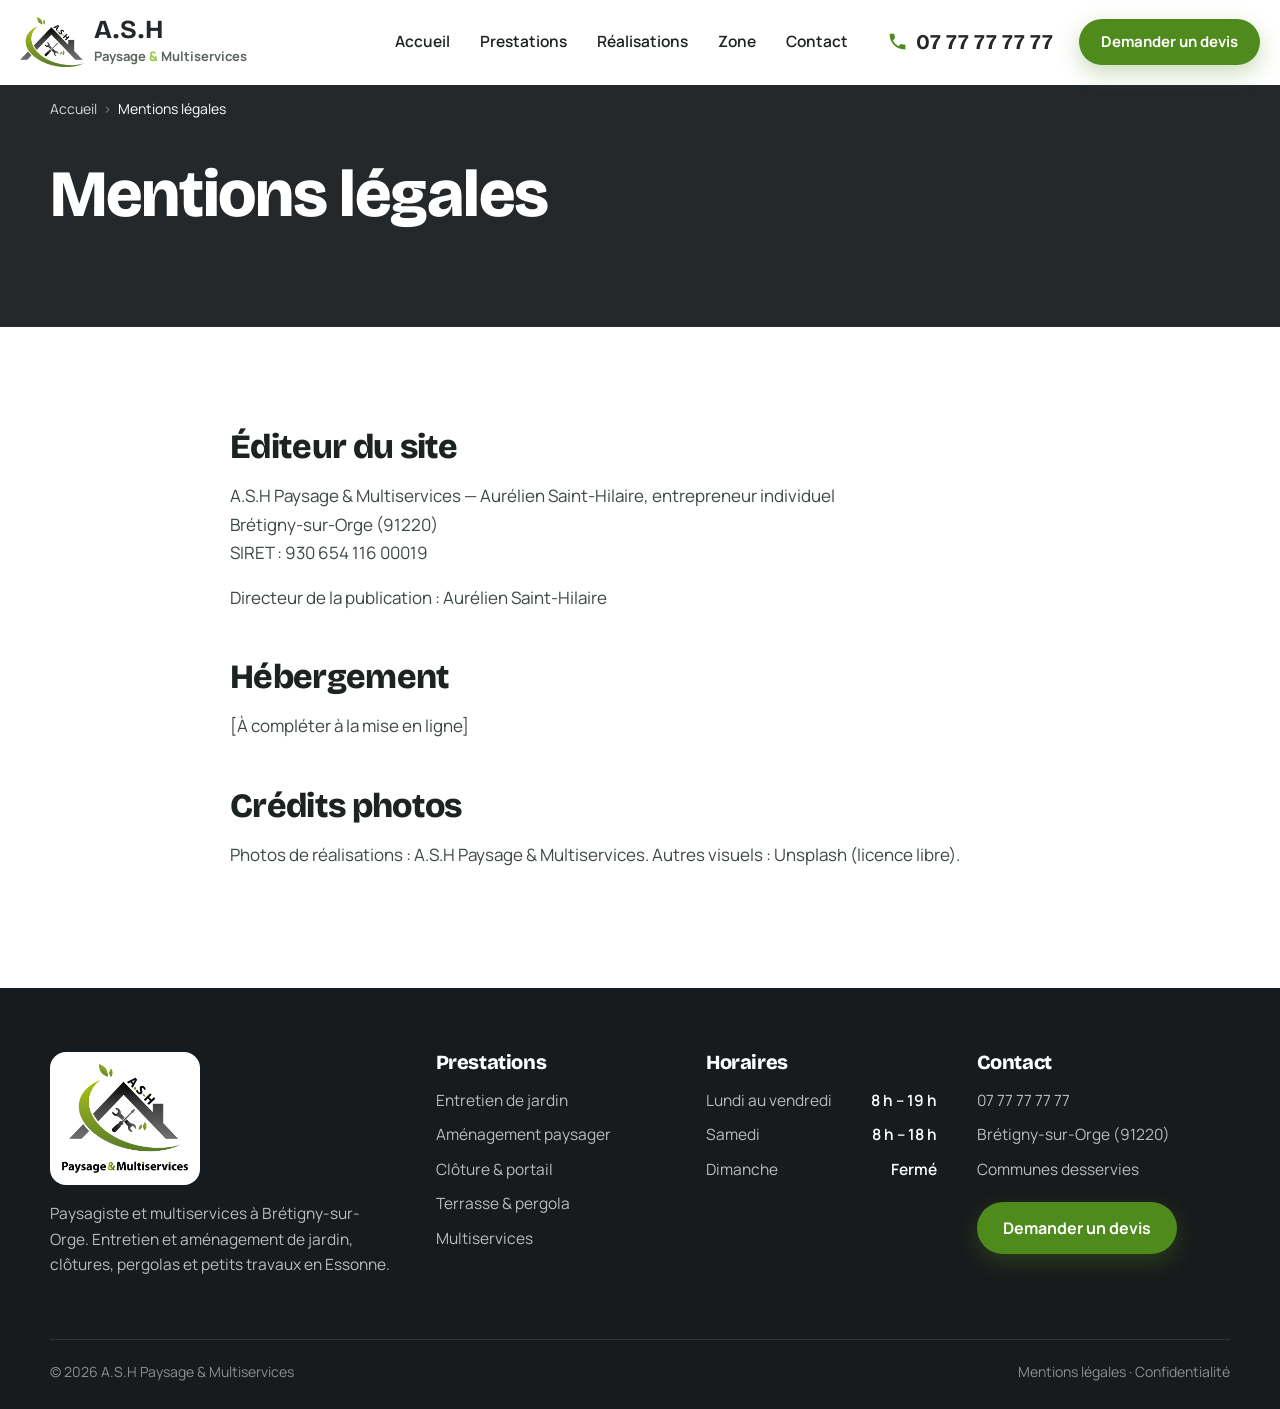
<file: mentions-legales/index.html>
<!doctype html>
<html lang="fr">
<head>
<meta charset="utf-8">
<meta name="viewport" content="width=device-width,initial-scale=1">
<script>document.documentElement.classList.add('js')</script>
<title>Mentions légales | A.S.H Paysage</title>
<meta name="description" content="Mentions légales du site A.S.H Paysage &amp; Multiservices.">
<meta name="robots" content="noindex,nofollow">
<link rel="canonical" href="https://ash-paysage.fr/mentions-legales/">
<meta property="og:type" content="website">
<meta property="og:locale" content="fr_FR">
<meta property="og:site_name" content="A.S.H Paysage &amp; Multiservices">
<meta property="og:title" content="Mentions légales | A.S.H Paysage">
<meta property="og:description" content="Mentions légales du site A.S.H Paysage &amp; Multiservices.">
<meta property="og:image" content="https://ash-paysage.fr/photos/jardinier-paysagiste-bretigny-1600.webp">
<meta name="theme-color" content="#2f5713">
<link rel="icon" href="../photos/logo-picto.png">
<link rel="preconnect" href="https://fonts.googleapis.com">
<link rel="preconnect" href="https://fonts.gstatic.com" crossorigin>
<link href="https://fonts.googleapis.com/css2?family=Bricolage+Grotesque:opsz,wght@12..96,600;12..96,800&family=Manrope:wght@400;500;600;700&display=swap" rel="stylesheet">
<link rel="stylesheet" href="../assets/style.css?v=1">
<script type="application/ld+json">{"@context":"https://schema.org","@graph":[{"@type":"LandscapingBusiness","@id":"https://ash-paysage.fr/#entreprise","name":"A.S.H Paysage & Multiservices","url":"https://ash-paysage.fr/","logo":"https://ash-paysage.fr/photos/logo-ash.png","image":"https://ash-paysage.fr/photos/jardinier-paysagiste-bretigny-1600.webp","founder":{"@type":"Person","name":"Aurélien Saint-Hilaire"},"foundingDate":"2024-06","telephone":"07 77 77 77 77","address":{"@type":"PostalAddress","addressLocality":"Brétigny-sur-Orge","postalCode":"91220","addressRegion":"Île-de-France","addressCountry":"FR"},"areaServed":[{"@type":"City","name":"Brétigny-sur-Orge"},{"@type":"City","name":"Saint-Michel-sur-Orge"},{"@type":"City","name":"Le Plessis-Pâté"},{"@type":"City","name":"Leuville-sur-Orge"},{"@type":"City","name":"Marolles-en-Hurepoix"},{"@type":"City","name":"Saint-Germain-lès-Arpajon"},{"@type":"City","name":"Arpajon"},{"@type":"City","name":"La Norville"},{"@type":"City","name":"Longpont-sur-Orge"},{"@type":"City","name":"Sainte-Geneviève-des-Bois"},{"@type":"City","name":"Villiers-sur-Orge"},{"@type":"City","name":"Linas"},{"@type":"City","name":"Montlhéry"},{"@type":"City","name":"Morsang-sur-Orge"},{"@type":"City","name":"Fleury-Mérogis"},{"@type":"City","name":"Cheptainville"},{"@type":"City","name":"Guibeville"},{"@type":"City","name":"Ollainville"},{"@type":"City","name":"Courson-Monteloup"},{"@type":"City","name":"Saint-Vrain"}],"openingHoursSpecification":[{"@type":"OpeningHoursSpecification","dayOfWeek":["Monday","Tuesday","Wednesday","Thursday","Friday"],"opens":"08:00","closes":"19:00"},{"@type":"OpeningHoursSpecification","dayOfWeek":["Saturday"],"opens":"08:00","closes":"18:00"}],"makesOffer":[{"@type":"Offer","itemOffered":{"@type":"Service","name":"Entretien de jardin","url":"https://ash-paysage.fr/entretien-de-jardin/"}},{"@type":"Offer","itemOffered":{"@type":"Service","name":"Aménagement paysager","url":"https://ash-paysage.fr/amenagement-paysager/"}},{"@type":"Offer","itemOffered":{"@type":"Service","name":"Clôture & portail","url":"https://ash-paysage.fr/cloture-portail/"}},{"@type":"Offer","itemOffered":{"@type":"Service","name":"Terrasse, pergola & abri","url":"https://ash-paysage.fr/terrasse-pergola-abri/"}},{"@type":"Offer","itemOffered":{"@type":"Service","name":"Multiservices","url":"https://ash-paysage.fr/multiservices/"}}]}]}</script>
</head>
<body class="">
<a class="evitement" href="#contenu">Aller au contenu</a>

<header class="entete" data-entete>
  <div class="entete-in">
    <a class="marque" href="../" aria-label="A.S.H Paysage &amp; Multiservices, accueil">
      <img src="../photos/logo-picto.png" alt="" width="240" height="187">
      <span><b>A.S.H</b><small>Paysage <em>&amp;</em> Multiservices</small></span>
    </a>
    <nav class="nav" aria-label="Navigation principale">
      <a href="../">Accueil</a>
      <div class="nav-deroule">
        <a href="../entretien-de-jardin/">Prestations</a>
        <div class="nav-sous"><a href="../entretien-de-jardin/"><span class="ic"><svg viewBox="0 0 24 24" aria-hidden="true"><path d="M20 3S8 2.5 5 9.5C3.2 13.6 5 17 5 17L3 21h2l1.6-2.6C13 20 19.6 15.2 20 3zM7.8 15.9C9.4 11.6 13 8.6 16.5 7.2 13.3 9 10.6 12 9.3 16.3z"/></svg></span>Entretien de jardin</a><a href="../amenagement-paysager/"><span class="ic"><svg viewBox="0 0 24 24" aria-hidden="true"><path d="M12 2a6 6 0 0 0-5.8 7.6A5 5 0 0 0 8 19h3v3h2v-3h3a5 5 0 0 0 1.8-9.4A6 6 0 0 0 12 2z"/></svg></span>Aménagement paysager</a><a href="../cloture-portail/"><span class="ic"><svg viewBox="0 0 24 24" aria-hidden="true"><path d="M4 4 2 7v14h4V7zm7 0L9 7v14h4V7zm7 0-2 3v14h4V7zM6 10h3v2H6zm0 5h3v2H6zm7-5h3v2h-3zm0 5h3v2h-3z"/></svg></span>Clôture &amp; portail</a><a href="../terrasse-pergola-abri/"><span class="ic"><svg viewBox="0 0 24 24" aria-hidden="true"><path d="M2 5h20v3H2zm2 4h2v12H4zm14 0h2v12h-2zM7 9h10v2H7z"/></svg></span>Terrasse &amp; pergola</a><a href="../multiservices/"><span class="ic"><svg viewBox="0 0 24 24" aria-hidden="true"><path d="m14.6 3.4 2 2-1.4 1.4-2-2zM3 17.6 12.6 8l3.4 3.4L6.4 21H3zm15.5-5.7 2.1 2.1a1 1 0 0 1 0 1.4l-5 5a1 1 0 0 1-1.4 0l-2.1-2.1z"/></svg></span>Multiservices</a></div>
      </div>
      <a href="../realisations/">Réalisations</a>
      <a href="../zone-intervention/">Zone</a>
      <a href="../contact/">Contact</a>
    </nav>
    <a class="entete-tel" href="tel:+33777777777"><svg viewBox="0 0 24 24" aria-hidden="true"><path d="M6.6 10.8a15.1 15.1 0 0 0 6.6 6.6l2.2-2.2a1 1 0 0 1 1-.25 11.4 11.4 0 0 0 3.6.57 1 1 0 0 1 1 1V20a1 1 0 0 1-1 1A17 17 0 0 1 3 4a1 1 0 0 1 1-1h3.5a1 1 0 0 1 1 1c0 1.25.2 2.45.57 3.6a1 1 0 0 1-.25 1z"/></svg><b>07 77 77 77 77</b></a>
    <a class="bouton bouton-vert entete-cta" href="../contact/#devis">Demander un devis</a>
    <button class="burger" type="button" aria-expanded="false" aria-controls="menu-mobile" aria-label="Ouvrir le menu"><span></span><span></span><span></span></button>
  </div>
  <div class="menu-mobile" id="menu-mobile" hidden>
    <a href="../">Accueil</a>
    <div class="menu-mobile-services"><a href="../entretien-de-jardin/"><span class="ic"><svg viewBox="0 0 24 24" aria-hidden="true"><path d="M20 3S8 2.5 5 9.5C3.2 13.6 5 17 5 17L3 21h2l1.6-2.6C13 20 19.6 15.2 20 3zM7.8 15.9C9.4 11.6 13 8.6 16.5 7.2 13.3 9 10.6 12 9.3 16.3z"/></svg></span>Entretien de jardin</a><a href="../amenagement-paysager/"><span class="ic"><svg viewBox="0 0 24 24" aria-hidden="true"><path d="M12 2a6 6 0 0 0-5.8 7.6A5 5 0 0 0 8 19h3v3h2v-3h3a5 5 0 0 0 1.8-9.4A6 6 0 0 0 12 2z"/></svg></span>Aménagement paysager</a><a href="../cloture-portail/"><span class="ic"><svg viewBox="0 0 24 24" aria-hidden="true"><path d="M4 4 2 7v14h4V7zm7 0L9 7v14h4V7zm7 0-2 3v14h4V7zM6 10h3v2H6zm0 5h3v2H6zm7-5h3v2h-3zm0 5h3v2h-3z"/></svg></span>Clôture &amp; portail</a><a href="../terrasse-pergola-abri/"><span class="ic"><svg viewBox="0 0 24 24" aria-hidden="true"><path d="M2 5h20v3H2zm2 4h2v12H4zm14 0h2v12h-2zM7 9h10v2H7z"/></svg></span>Terrasse &amp; pergola</a><a href="../multiservices/"><span class="ic"><svg viewBox="0 0 24 24" aria-hidden="true"><path d="m14.6 3.4 2 2-1.4 1.4-2-2zM3 17.6 12.6 8l3.4 3.4L6.4 21H3zm15.5-5.7 2.1 2.1a1 1 0 0 1 0 1.4l-5 5a1 1 0 0 1-1.4 0l-2.1-2.1z"/></svg></span>Multiservices</a></div>
    <a href="../realisations/">Réalisations</a>
    <a href="../zone-intervention/">Zone d’intervention</a>
    <a href="../contact/">Contact</a>
    <a class="bouton bouton-vert" href="tel:+33777777777"><svg viewBox="0 0 24 24" aria-hidden="true"><path d="M6.6 10.8a15.1 15.1 0 0 0 6.6 6.6l2.2-2.2a1 1 0 0 1 1-.25 11.4 11.4 0 0 0 3.6.57 1 1 0 0 1 1 1V20a1 1 0 0 1-1 1A17 17 0 0 1 3 4a1 1 0 0 1 1-1h3.5a1 1 0 0 1 1 1c0 1.25.2 2.45.57 3.6a1 1 0 0 1-.25 1z"/></svg> 07 77 77 77 77</a>
  </div>
</header>

<main id="contenu">
<nav class="ariane" aria-label="Fil d’Ariane"><div class="cadre"><a href="../">Accueil</a><span aria-current="page">Mentions légales</span></div></nav>

<section class="tete-page"><div class="cadre"><h1>Mentions légales</h1></div></section>
<section class="section"><div class="cadre etroit texte-riche">
  <h2>Éditeur du site</h2>
  <p>A.S.H Paysage &amp; Multiservices — Aurélien Saint-Hilaire, entrepreneur individuel<br>Brétigny-sur-Orge (91220)<br>SIRET : 930 654 116 00019</p>
  <p>Directeur de la publication : Aurélien Saint-Hilaire</p>
  <h2>Hébergement</h2><p>[À compléter à la mise en ligne]</p>
  <h2>Crédits photos</h2><p>Photos de réalisations : A.S.H Paysage &amp; Multiservices. Autres visuels : Unsplash (licence libre).</p>
</div></section>
</main>

<footer class="pied">
  <div class="cadre pied-haut">
    <div>
      <img class="pied-logo" src="../photos/logo-ash.png" alt="A.S.H Paysage &amp; Multiservices" width="978" height="843" loading="lazy">
      <p>Paysagiste et multiservices à Brétigny-sur-Orge. Entretien et aménagement de jardin, clôtures, pergolas et petits travaux en Essonne.</p>
    </div>
    <div>
      <h2 class="pied-titre">Prestations</h2>
      <ul><li><a href="../entretien-de-jardin/">Entretien de jardin</a></li><li><a href="../amenagement-paysager/">Aménagement paysager</a></li><li><a href="../cloture-portail/">Clôture &amp; portail</a></li><li><a href="../terrasse-pergola-abri/">Terrasse &amp; pergola</a></li><li><a href="../multiservices/">Multiservices</a></li></ul>
    </div>
    <div>
      <h2 class="pied-titre">Horaires</h2>
      <ul class="pied-horaires"><li><span>Lundi au vendredi</span><b>8 h – 19 h</b></li><li><span>Samedi</span><b>8 h – 18 h</b></li><li><span>Dimanche</span><b>Fermé</b></li></ul>
    </div>
    <div>
      <h2 class="pied-titre">Contact</h2>
      <ul>
        <li><a href="tel:+33777777777">07 77 77 77 77</a></li>
        <li>Brétigny-sur-Orge (91220)</li>
        <li><a href="../zone-intervention/">Communes desservies</a></li>
      </ul>
      <a class="bouton bouton-vert" href="../contact/#devis">Demander un devis</a>
    </div>
  </div>
  <div class="cadre pied-bas">
    <span>© 2026 A.S.H Paysage &amp; Multiservices</span>
    <span><a href="../mentions-legales/">Mentions légales</a> · <a href="../politique-de-confidentialite/">Confidentialité</a></span>
  </div>
</footer>

<div class="barre-mobile">
  <a href="tel:+33777777777"><svg viewBox="0 0 24 24" aria-hidden="true"><path d="M6.6 10.8a15.1 15.1 0 0 0 6.6 6.6l2.2-2.2a1 1 0 0 1 1-.25 11.4 11.4 0 0 0 3.6.57 1 1 0 0 1 1 1V20a1 1 0 0 1-1 1A17 17 0 0 1 3 4a1 1 0 0 1 1-1h3.5a1 1 0 0 1 1 1c0 1.25.2 2.45.57 3.6a1 1 0 0 1-.25 1z"/></svg><span>Appeler</span></a>
  <a href="../contact/#devis" class="barre-devis"><svg viewBox="0 0 24 24" aria-hidden="true"><path d="M14 2H6a2 2 0 0 0-2 2v16a2 2 0 0 0 2 2h12a2 2 0 0 0 2-2V8zm-1 7V3.5L18.5 9zM8 13h8v2H8zm0 4h5v2H8z"/></svg><span>Demander un devis</span></a>
</div>

<script>
  window.LOCWEB_CONFIG = {
    supabaseUrl: 'https://ibqawtgnucakzdldnitj.supabase.co',
    supabaseAnonKey: 'sb_publishable_rpLrUo4Cqnfl8zSohDqO0A_Q5Vkj2Hk',
    clientId: '',
    ga4Id: ''
  };
</script>
<script src="../contenu-loader.js" defer></script>
<script src="../leads-form.js" defer></script>
<script src="../mesure.js" defer></script>
<script src="../assets/site.js?v=1" defer></script>
</body>
</html>
</file>
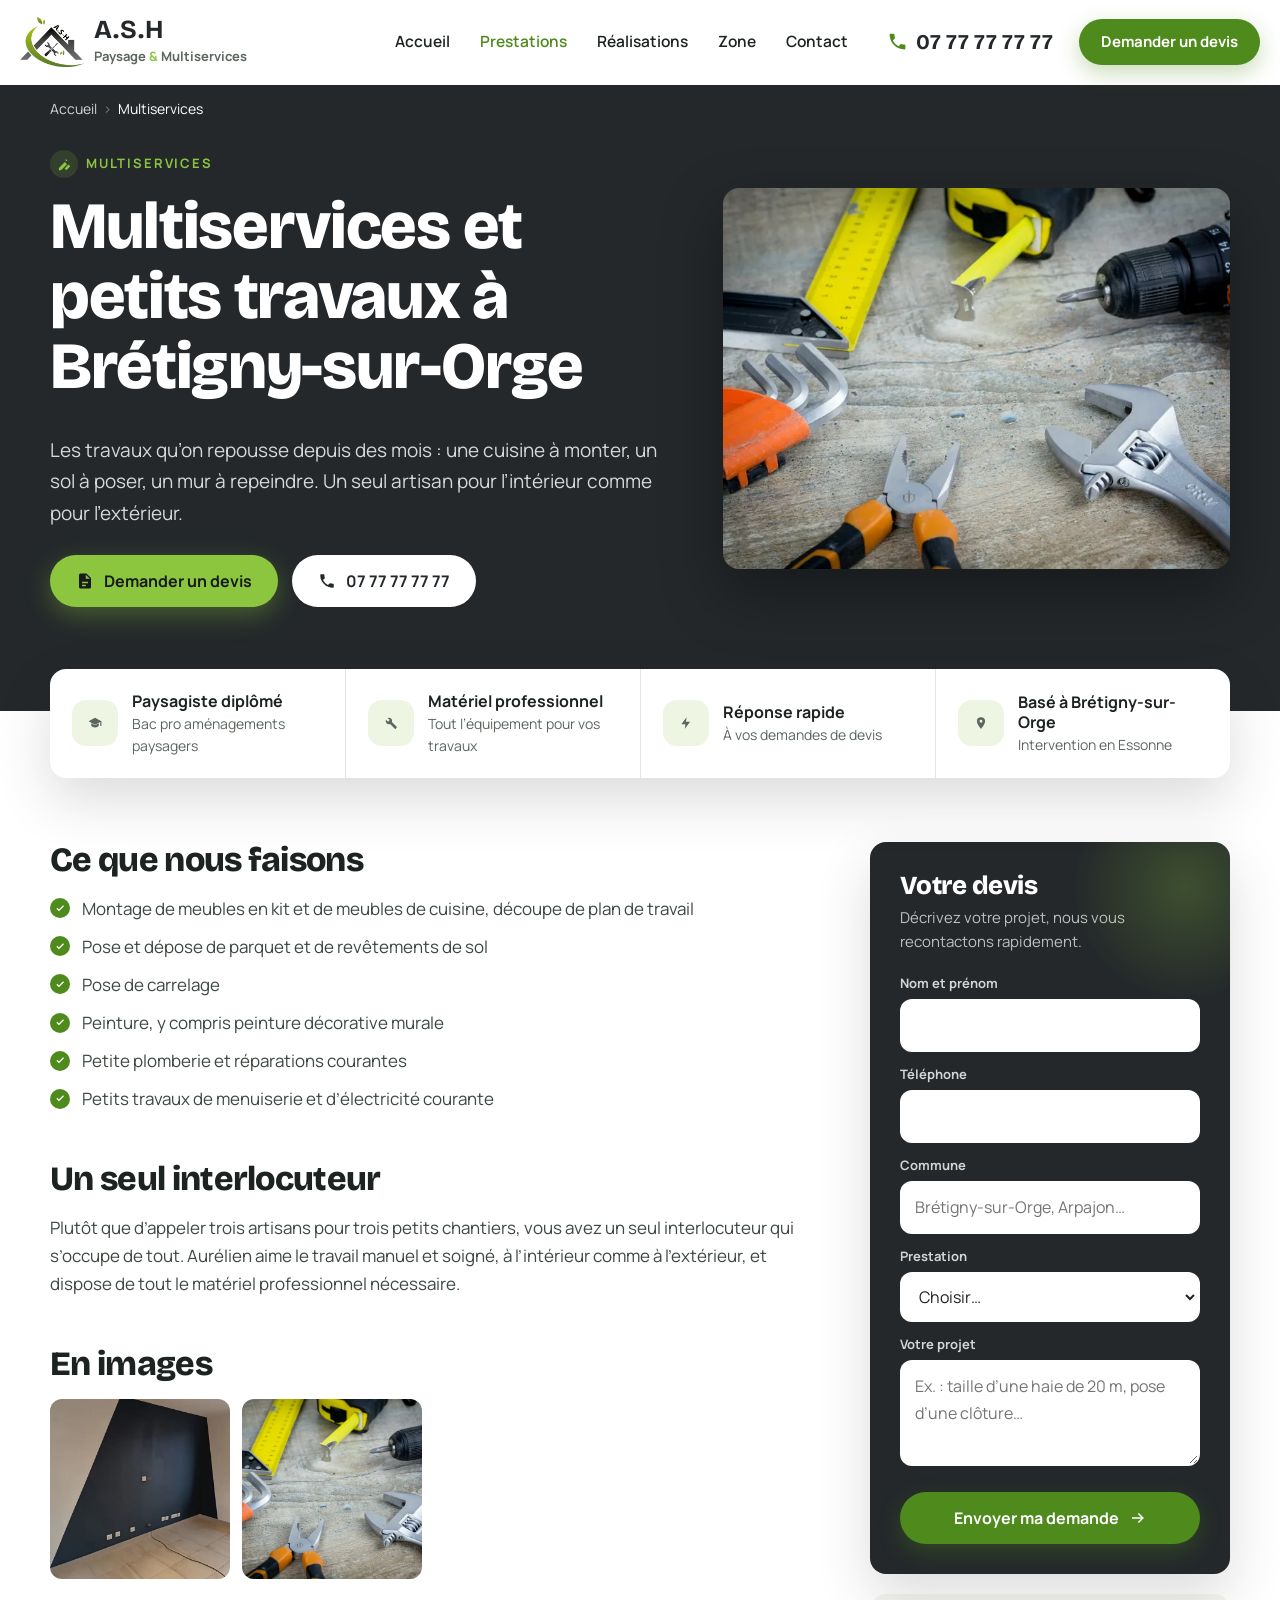
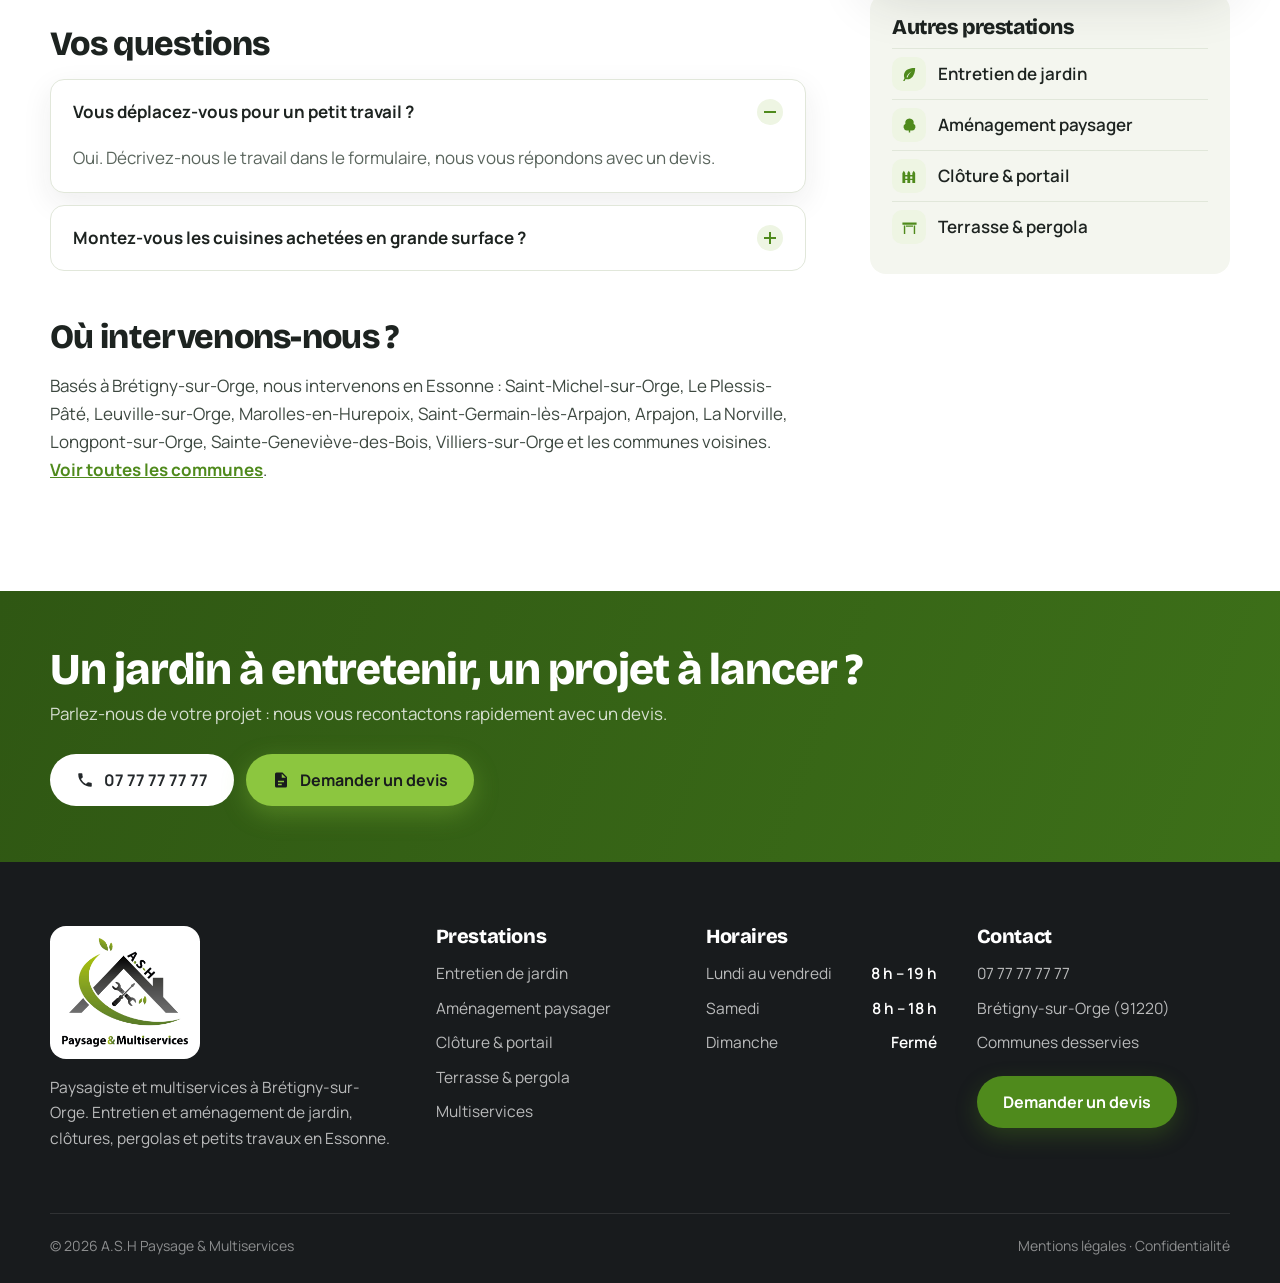
<file: multiservices/index.html>
<!doctype html>
<html lang="fr">
<head>
<meta charset="utf-8">
<meta name="viewport" content="width=device-width,initial-scale=1">
<script>document.documentElement.classList.add('js')</script>
<title>Multiservices et petits travaux à Brétigny-sur-Orge</title>
<meta name="description" content="Petits travaux à Brétigny-sur-Orge : montage de meubles et de cuisines en kit, pose de sol et de parquet, carrelage, peinture, petite plomberie.">
<meta name="robots" content="noindex,nofollow">
<link rel="canonical" href="https://ash-paysage.fr/multiservices/">
<meta property="og:type" content="website">
<meta property="og:locale" content="fr_FR">
<meta property="og:site_name" content="A.S.H Paysage &amp; Multiservices">
<meta property="og:title" content="Multiservices et petits travaux à Brétigny-sur-Orge">
<meta property="og:description" content="Petits travaux à Brétigny-sur-Orge : montage de meubles et de cuisines en kit, pose de sol et de parquet, carrelage, peinture, petite plomberie.">
<meta property="og:image" content="https://ash-paysage.fr/photos/outils-multiservices-1600.webp">
<meta name="theme-color" content="#2f5713">
<link rel="icon" href="../photos/logo-picto.png">
<link rel="preconnect" href="https://fonts.googleapis.com">
<link rel="preconnect" href="https://fonts.gstatic.com" crossorigin>
<link href="https://fonts.googleapis.com/css2?family=Bricolage+Grotesque:opsz,wght@12..96,600;12..96,800&family=Manrope:wght@400;500;600;700&display=swap" rel="stylesheet">
<link rel="stylesheet" href="../assets/style.css?v=1">
<script type="application/ld+json">{"@context":"https://schema.org","@graph":[{"@type":"LandscapingBusiness","@id":"https://ash-paysage.fr/#entreprise","name":"A.S.H Paysage & Multiservices","url":"https://ash-paysage.fr/","logo":"https://ash-paysage.fr/photos/logo-ash.png","image":"https://ash-paysage.fr/photos/jardinier-paysagiste-bretigny-1600.webp","founder":{"@type":"Person","name":"Aurélien Saint-Hilaire"},"foundingDate":"2024-06","telephone":"07 77 77 77 77","address":{"@type":"PostalAddress","addressLocality":"Brétigny-sur-Orge","postalCode":"91220","addressRegion":"Île-de-France","addressCountry":"FR"},"areaServed":[{"@type":"City","name":"Brétigny-sur-Orge"},{"@type":"City","name":"Saint-Michel-sur-Orge"},{"@type":"City","name":"Le Plessis-Pâté"},{"@type":"City","name":"Leuville-sur-Orge"},{"@type":"City","name":"Marolles-en-Hurepoix"},{"@type":"City","name":"Saint-Germain-lès-Arpajon"},{"@type":"City","name":"Arpajon"},{"@type":"City","name":"La Norville"},{"@type":"City","name":"Longpont-sur-Orge"},{"@type":"City","name":"Sainte-Geneviève-des-Bois"},{"@type":"City","name":"Villiers-sur-Orge"},{"@type":"City","name":"Linas"},{"@type":"City","name":"Montlhéry"},{"@type":"City","name":"Morsang-sur-Orge"},{"@type":"City","name":"Fleury-Mérogis"},{"@type":"City","name":"Cheptainville"},{"@type":"City","name":"Guibeville"},{"@type":"City","name":"Ollainville"},{"@type":"City","name":"Courson-Monteloup"},{"@type":"City","name":"Saint-Vrain"}],"openingHoursSpecification":[{"@type":"OpeningHoursSpecification","dayOfWeek":["Monday","Tuesday","Wednesday","Thursday","Friday"],"opens":"08:00","closes":"19:00"},{"@type":"OpeningHoursSpecification","dayOfWeek":["Saturday"],"opens":"08:00","closes":"18:00"}],"makesOffer":[{"@type":"Offer","itemOffered":{"@type":"Service","name":"Entretien de jardin","url":"https://ash-paysage.fr/entretien-de-jardin/"}},{"@type":"Offer","itemOffered":{"@type":"Service","name":"Aménagement paysager","url":"https://ash-paysage.fr/amenagement-paysager/"}},{"@type":"Offer","itemOffered":{"@type":"Service","name":"Clôture & portail","url":"https://ash-paysage.fr/cloture-portail/"}},{"@type":"Offer","itemOffered":{"@type":"Service","name":"Terrasse, pergola & abri","url":"https://ash-paysage.fr/terrasse-pergola-abri/"}},{"@type":"Offer","itemOffered":{"@type":"Service","name":"Multiservices","url":"https://ash-paysage.fr/multiservices/"}}]},{"@type":"BreadcrumbList","itemListElement":[{"@type":"ListItem","position":1,"name":"Accueil","item":"https://ash-paysage.fr/"},{"@type":"ListItem","position":2,"name":"Multiservices","item":"https://ash-paysage.fr/multiservices/"}]},{"@type":"Service","name":"Multiservices","description":"Petits travaux à Brétigny-sur-Orge : montage de meubles et de cuisines en kit, pose de sol et de parquet, carrelage, peinture, petite plomberie.","url":"https://ash-paysage.fr/multiservices/","provider":{"@id":"https://ash-paysage.fr/#entreprise"},"areaServed":{"@type":"City","name":"Brétigny-sur-Orge"}},{"@type":"FAQPage","mainEntity":[{"@type":"Question","name":"Vous déplacez-vous pour un petit travail ?","acceptedAnswer":{"@type":"Answer","text":"Oui. Décrivez-nous le travail dans le formulaire, nous vous répondons avec un devis."}},{"@type":"Question","name":"Montez-vous les cuisines achetées en grande surface ?","acceptedAnswer":{"@type":"Answer","text":"Oui, nous montons les meubles et cuisines en kit, avec la découpe du plan de travail."}}]}]}</script>
</head>
<body class="">
<a class="evitement" href="#contenu">Aller au contenu</a>

<header class="entete" data-entete>
  <div class="entete-in">
    <a class="marque" href="../" aria-label="A.S.H Paysage &amp; Multiservices, accueil">
      <img src="../photos/logo-picto.png" alt="" width="240" height="187">
      <span><b>A.S.H</b><small>Paysage <em>&amp;</em> Multiservices</small></span>
    </a>
    <nav class="nav" aria-label="Navigation principale">
      <a href="../">Accueil</a>
      <div class="nav-deroule">
        <a href="../entretien-de-jardin/" aria-current="page">Prestations</a>
        <div class="nav-sous"><a href="../entretien-de-jardin/"><span class="ic"><svg viewBox="0 0 24 24" aria-hidden="true"><path d="M20 3S8 2.5 5 9.5C3.2 13.6 5 17 5 17L3 21h2l1.6-2.6C13 20 19.6 15.2 20 3zM7.8 15.9C9.4 11.6 13 8.6 16.5 7.2 13.3 9 10.6 12 9.3 16.3z"/></svg></span>Entretien de jardin</a><a href="../amenagement-paysager/"><span class="ic"><svg viewBox="0 0 24 24" aria-hidden="true"><path d="M12 2a6 6 0 0 0-5.8 7.6A5 5 0 0 0 8 19h3v3h2v-3h3a5 5 0 0 0 1.8-9.4A6 6 0 0 0 12 2z"/></svg></span>Aménagement paysager</a><a href="../cloture-portail/"><span class="ic"><svg viewBox="0 0 24 24" aria-hidden="true"><path d="M4 4 2 7v14h4V7zm7 0L9 7v14h4V7zm7 0-2 3v14h4V7zM6 10h3v2H6zm0 5h3v2H6zm7-5h3v2h-3zm0 5h3v2h-3z"/></svg></span>Clôture &amp; portail</a><a href="../terrasse-pergola-abri/"><span class="ic"><svg viewBox="0 0 24 24" aria-hidden="true"><path d="M2 5h20v3H2zm2 4h2v12H4zm14 0h2v12h-2zM7 9h10v2H7z"/></svg></span>Terrasse &amp; pergola</a><a href="../multiservices/"><span class="ic"><svg viewBox="0 0 24 24" aria-hidden="true"><path d="m14.6 3.4 2 2-1.4 1.4-2-2zM3 17.6 12.6 8l3.4 3.4L6.4 21H3zm15.5-5.7 2.1 2.1a1 1 0 0 1 0 1.4l-5 5a1 1 0 0 1-1.4 0l-2.1-2.1z"/></svg></span>Multiservices</a></div>
      </div>
      <a href="../realisations/">Réalisations</a>
      <a href="../zone-intervention/">Zone</a>
      <a href="../contact/">Contact</a>
    </nav>
    <a class="entete-tel" href="tel:+33777777777"><svg viewBox="0 0 24 24" aria-hidden="true"><path d="M6.6 10.8a15.1 15.1 0 0 0 6.6 6.6l2.2-2.2a1 1 0 0 1 1-.25 11.4 11.4 0 0 0 3.6.57 1 1 0 0 1 1 1V20a1 1 0 0 1-1 1A17 17 0 0 1 3 4a1 1 0 0 1 1-1h3.5a1 1 0 0 1 1 1c0 1.25.2 2.45.57 3.6a1 1 0 0 1-.25 1z"/></svg><b>07 77 77 77 77</b></a>
    <a class="bouton bouton-vert entete-cta" href="../contact/#devis">Demander un devis</a>
    <button class="burger" type="button" aria-expanded="false" aria-controls="menu-mobile" aria-label="Ouvrir le menu"><span></span><span></span><span></span></button>
  </div>
  <div class="menu-mobile" id="menu-mobile" hidden>
    <a href="../">Accueil</a>
    <div class="menu-mobile-services"><a href="../entretien-de-jardin/"><span class="ic"><svg viewBox="0 0 24 24" aria-hidden="true"><path d="M20 3S8 2.5 5 9.5C3.2 13.6 5 17 5 17L3 21h2l1.6-2.6C13 20 19.6 15.2 20 3zM7.8 15.9C9.4 11.6 13 8.6 16.5 7.2 13.3 9 10.6 12 9.3 16.3z"/></svg></span>Entretien de jardin</a><a href="../amenagement-paysager/"><span class="ic"><svg viewBox="0 0 24 24" aria-hidden="true"><path d="M12 2a6 6 0 0 0-5.8 7.6A5 5 0 0 0 8 19h3v3h2v-3h3a5 5 0 0 0 1.8-9.4A6 6 0 0 0 12 2z"/></svg></span>Aménagement paysager</a><a href="../cloture-portail/"><span class="ic"><svg viewBox="0 0 24 24" aria-hidden="true"><path d="M4 4 2 7v14h4V7zm7 0L9 7v14h4V7zm7 0-2 3v14h4V7zM6 10h3v2H6zm0 5h3v2H6zm7-5h3v2h-3zm0 5h3v2h-3z"/></svg></span>Clôture &amp; portail</a><a href="../terrasse-pergola-abri/"><span class="ic"><svg viewBox="0 0 24 24" aria-hidden="true"><path d="M2 5h20v3H2zm2 4h2v12H4zm14 0h2v12h-2zM7 9h10v2H7z"/></svg></span>Terrasse &amp; pergola</a><a href="../multiservices/"><span class="ic"><svg viewBox="0 0 24 24" aria-hidden="true"><path d="m14.6 3.4 2 2-1.4 1.4-2-2zM3 17.6 12.6 8l3.4 3.4L6.4 21H3zm15.5-5.7 2.1 2.1a1 1 0 0 1 0 1.4l-5 5a1 1 0 0 1-1.4 0l-2.1-2.1z"/></svg></span>Multiservices</a></div>
    <a href="../realisations/">Réalisations</a>
    <a href="../zone-intervention/">Zone d’intervention</a>
    <a href="../contact/">Contact</a>
    <a class="bouton bouton-vert" href="tel:+33777777777"><svg viewBox="0 0 24 24" aria-hidden="true"><path d="M6.6 10.8a15.1 15.1 0 0 0 6.6 6.6l2.2-2.2a1 1 0 0 1 1-.25 11.4 11.4 0 0 0 3.6.57 1 1 0 0 1 1 1V20a1 1 0 0 1-1 1A17 17 0 0 1 3 4a1 1 0 0 1 1-1h3.5a1 1 0 0 1 1 1c0 1.25.2 2.45.57 3.6a1 1 0 0 1-.25 1z"/></svg> 07 77 77 77 77</a>
  </div>
</header>

<main id="contenu">
<nav class="ariane" aria-label="Fil d’Ariane"><div class="cadre"><a href="../">Accueil</a><span aria-current="page">Multiservices</span></div></nav>

<section class="tete-service">
  <div class="cadre tete-service-in">
    <div class="reveler">
      <p class="surtitre"><span class="ic"><svg viewBox="0 0 24 24" aria-hidden="true"><path d="m14.6 3.4 2 2-1.4 1.4-2-2zM3 17.6 12.6 8l3.4 3.4L6.4 21H3zm15.5-5.7 2.1 2.1a1 1 0 0 1 0 1.4l-5 5a1 1 0 0 1-1.4 0l-2.1-2.1z"/></svg></span> Multiservices</p>
      <h1>Multiservices et petits travaux à Brétigny-sur-Orge</h1>
      <p class="chapo">Les travaux qu’on repousse depuis des mois : une cuisine à monter, un sol à poser, un mur à repeindre. Un seul artisan pour l’intérieur comme pour l’extérieur.</p>
      <div class="hero-actions"><a class="bouton bouton-vert-vif" href="#devis"><svg viewBox="0 0 24 24" aria-hidden="true"><path d="M14 2H6a2 2 0 0 0-2 2v16a2 2 0 0 0 2 2h12a2 2 0 0 0 2-2V8zm-1 7V3.5L18.5 9zM8 13h8v2H8zm0 4h5v2H8z"/></svg> Demander un devis</a><a class="bouton bouton-blanc" href="tel:+33777777777"><svg viewBox="0 0 24 24" aria-hidden="true"><path d="M6.6 10.8a15.1 15.1 0 0 0 6.6 6.6l2.2-2.2a1 1 0 0 1 1-.25 11.4 11.4 0 0 0 3.6.57 1 1 0 0 1 1 1V20a1 1 0 0 1-1 1A17 17 0 0 1 3 4a1 1 0 0 1 1-1h3.5a1 1 0 0 1 1 1c0 1.25.2 2.45.57 3.6a1 1 0 0 1-.25 1z"/></svg> 07 77 77 77 77</a></div>
    </div>
    <figure class="tete-service-photo reveler"><img src="../photos/outils-multiservices-800.webp" srcset="../photos/outils-multiservices-800.webp 800w, ../photos/outils-multiservices-1600.webp 1600w" sizes="(min-width: 900px) 45vw, 100vw" alt="Multiservices et petits travaux à Brétigny-sur-Orge" width="1600" height="1066" fetchpriority="high" decoding="async"></figure>
  </div>
</section>

<div class="cadre">
<div class="atouts">
  <div><span class="ic"><svg viewBox="0 0 24 24" aria-hidden="true"><path d="M12 3 1 9l11 6 9-4.9V17h2V9zm-6.5 9.3V16c0 1.9 2.9 3.5 6.5 3.5s6.5-1.6 6.5-3.5v-3.7L12 16z"/></svg></span><p><b>Paysagiste diplômé</b><span>Bac pro aménagements paysagers</span></p></div>
  <div><span class="ic"><svg viewBox="0 0 24 24" aria-hidden="true"><path d="M21.7 18.6 13.5 10.4a5.5 5.5 0 0 0-7.2-7.1L9.9 7 7 9.9 3.3 6.3a5.5 5.5 0 0 0 7.1 7.2l8.2 8.2a1.1 1.1 0 0 0 1.6 0l1.5-1.5a1.1 1.1 0 0 0 0-1.6z"/></svg></span><p><b>Matériel professionnel</b><span>Tout l’équipement pour vos travaux</span></p></div>
  <div><span class="ic"><svg viewBox="0 0 24 24" aria-hidden="true"><path d="M13 2 4 14h7l-1 8 9-12h-7z"/></svg></span><p><b>Réponse rapide</b><span>À vos demandes de devis</span></p></div>
  <div><span class="ic"><svg viewBox="0 0 24 24" aria-hidden="true"><path d="M12 2a7 7 0 0 0-7 7c0 5.2 7 13 7 13s7-7.8 7-13a7 7 0 0 0-7-7zm0 9.5A2.5 2.5 0 1 1 12 6.5a2.5 2.5 0 0 1 0 5z"/></svg></span><p><b>Basé à Brétigny-sur-Orge</b><span>Intervention en Essonne</span></p></div>
</div></div>

<div class="cadre article-service">
  <article class="texte-riche">
    
    <section class="reveler">
      <h2>Ce que nous faisons</h2>
      
      <ul class="liste-coche"><li>Montage de meubles en kit et de meubles de cuisine, découpe de plan de travail</li><li>Pose et dépose de parquet et de revêtements de sol</li><li>Pose de carrelage</li><li>Peinture, y compris peinture décorative murale</li><li>Petite plomberie et réparations courantes</li><li>Petits travaux de menuiserie et d’électricité courante</li></ul>
    </section>
    <section class="reveler">
      <h2>Un seul interlocuteur</h2>
      <p>Plutôt que d’appeler trois artisans pour trois petits chantiers, vous avez un seul interlocuteur qui s’occupe de tout. Aurélien aime le travail manuel et soigné, à l’intérieur comme à l’extérieur, et dispose de tout le matériel professionnel nécessaire.</p>
      
    </section>
    <section class="reveler">
      <h2>En images</h2>
      <div class="galerie"><figure><img src="../photos/reel-peinture-decorative-murale-800.webp" srcset="../photos/reel-peinture-decorative-murale-800.webp 800w, ../photos/reel-peinture-decorative-murale-1600.webp 1600w" sizes="(min-width: 900px) 25vw, 50vw" alt="Multiservices — A.S.H Paysage" width="1600" height="1200" loading="lazy" decoding="async"></figure><figure><img src="../photos/outils-multiservices-800.webp" srcset="../photos/outils-multiservices-800.webp 800w, ../photos/outils-multiservices-1600.webp 1600w" sizes="(min-width: 900px) 25vw, 50vw" alt="Multiservices — A.S.H Paysage" width="1600" height="1066" loading="lazy" decoding="async"></figure></div>
    </section>
    <section class="reveler"><h2>Vos questions</h2><div class="faq">
  <details class="reveler" open><summary><span>Vous déplacez-vous pour un petit travail ?</span><i aria-hidden="true"></i></summary><p>Oui. Décrivez-nous le travail dans le formulaire, nous vous répondons avec un devis.</p></details>
  <details class="reveler"><summary><span>Montez-vous les cuisines achetées en grande surface ?</span><i aria-hidden="true"></i></summary><p>Oui, nous montons les meubles et cuisines en kit, avec la découpe du plan de travail.</p></details></div></section>
    <section class="reveler"><h2>Où intervenons-nous ?</h2><p>Basés à Brétigny-sur-Orge, nous intervenons en Essonne : Saint-Michel-sur-Orge, Le Plessis-Pâté, Leuville-sur-Orge, Marolles-en-Hurepoix, Saint-Germain-lès-Arpajon, Arpajon, La Norville, Longpont-sur-Orge, Sainte-Geneviève-des-Bois, Villiers-sur-Orge et les communes voisines. <a href="../zone-intervention/">Voir toutes les communes</a>.</p></section>
  </article>
  <aside class="cote">
    <div class="cote-collant">
      <div class="devis-carte" id="devis">
<form class="devis" id="quick-form" data-devis novalidate>
  <h2>Votre devis</h2>
  <p class="devis-intro">Décrivez votre projet, nous vous recontactons rapidement.</p>
  <label><span>Nom et prénom</span><input name="nom" autocomplete="name" required></label>
  <label><span>Téléphone</span><input name="telephone" type="tel" autocomplete="tel" inputmode="tel" required></label>
  <label><span>Commune</span><input name="ville" autocomplete="address-level2" placeholder="Brétigny-sur-Orge, Arpajon…"></label>
  <label><span>Prestation</span>
    <select name="besoin"><option value="">Choisir…</option><option>Entretien de jardin</option><option>Aménagement paysager</option><option>Clôture &amp; portail</option><option>Terrasse &amp; pergola</option><option>Multiservices</option><option>Autre</option></select>
  </label>
  <label><span>Votre projet</span><textarea name="message" rows="3" placeholder="Ex. : taille d’une haie de 20 m, pose d’une clôture…"></textarea></label>
  <button class="bouton bouton-vert" type="submit">Envoyer ma demande <svg viewBox="0 0 24 24" aria-hidden="true"><path d="M13.2 5.3 19.9 12l-6.7 6.7-1.4-1.4 4.3-4.3H4v-2h12.1l-4.3-4.3z"/></svg></button>
  <p class="devis-note" data-note hidden></p>
</form></div>
      <nav class="cote-services" aria-label="Nos autres prestations"><h2>Autres prestations</h2><a href="../entretien-de-jardin/"><span class="ic"><svg viewBox="0 0 24 24" aria-hidden="true"><path d="M20 3S8 2.5 5 9.5C3.2 13.6 5 17 5 17L3 21h2l1.6-2.6C13 20 19.6 15.2 20 3zM7.8 15.9C9.4 11.6 13 8.6 16.5 7.2 13.3 9 10.6 12 9.3 16.3z"/></svg></span>Entretien de jardin</a><a href="../amenagement-paysager/"><span class="ic"><svg viewBox="0 0 24 24" aria-hidden="true"><path d="M12 2a6 6 0 0 0-5.8 7.6A5 5 0 0 0 8 19h3v3h2v-3h3a5 5 0 0 0 1.8-9.4A6 6 0 0 0 12 2z"/></svg></span>Aménagement paysager</a><a href="../cloture-portail/"><span class="ic"><svg viewBox="0 0 24 24" aria-hidden="true"><path d="M4 4 2 7v14h4V7zm7 0L9 7v14h4V7zm7 0-2 3v14h4V7zM6 10h3v2H6zm0 5h3v2H6zm7-5h3v2h-3zm0 5h3v2h-3z"/></svg></span>Clôture &amp; portail</a><a href="../terrasse-pergola-abri/"><span class="ic"><svg viewBox="0 0 24 24" aria-hidden="true"><path d="M2 5h20v3H2zm2 4h2v12H4zm14 0h2v12h-2zM7 9h10v2H7z"/></svg></span>Terrasse &amp; pergola</a></nav>
    </div>
  </aside>
</div>

<section class="appel">
  <div class="cadre appel-in reveler">
    <div><h2>Un jardin à entretenir, un projet à lancer ?</h2><p>Parlez-nous de votre projet : nous vous recontactons rapidement avec un devis.</p></div>
    <div class="appel-actions"><a class="bouton bouton-blanc" href="tel:+33777777777"><svg viewBox="0 0 24 24" aria-hidden="true"><path d="M6.6 10.8a15.1 15.1 0 0 0 6.6 6.6l2.2-2.2a1 1 0 0 1 1-.25 11.4 11.4 0 0 0 3.6.57 1 1 0 0 1 1 1V20a1 1 0 0 1-1 1A17 17 0 0 1 3 4a1 1 0 0 1 1-1h3.5a1 1 0 0 1 1 1c0 1.25.2 2.45.57 3.6a1 1 0 0 1-.25 1z"/></svg> 07 77 77 77 77</a><a class="bouton bouton-vert-vif" href="../contact/#devis"><svg viewBox="0 0 24 24" aria-hidden="true"><path d="M14 2H6a2 2 0 0 0-2 2v16a2 2 0 0 0 2 2h12a2 2 0 0 0 2-2V8zm-1 7V3.5L18.5 9zM8 13h8v2H8zm0 4h5v2H8z"/></svg> Demander un devis</a></div>
  </div>
</section>
</main>

<footer class="pied">
  <div class="cadre pied-haut">
    <div>
      <img class="pied-logo" src="../photos/logo-ash.png" alt="A.S.H Paysage &amp; Multiservices" width="978" height="843" loading="lazy">
      <p>Paysagiste et multiservices à Brétigny-sur-Orge. Entretien et aménagement de jardin, clôtures, pergolas et petits travaux en Essonne.</p>
    </div>
    <div>
      <h2 class="pied-titre">Prestations</h2>
      <ul><li><a href="../entretien-de-jardin/">Entretien de jardin</a></li><li><a href="../amenagement-paysager/">Aménagement paysager</a></li><li><a href="../cloture-portail/">Clôture &amp; portail</a></li><li><a href="../terrasse-pergola-abri/">Terrasse &amp; pergola</a></li><li><a href="../multiservices/">Multiservices</a></li></ul>
    </div>
    <div>
      <h2 class="pied-titre">Horaires</h2>
      <ul class="pied-horaires"><li><span>Lundi au vendredi</span><b>8 h – 19 h</b></li><li><span>Samedi</span><b>8 h – 18 h</b></li><li><span>Dimanche</span><b>Fermé</b></li></ul>
    </div>
    <div>
      <h2 class="pied-titre">Contact</h2>
      <ul>
        <li><a href="tel:+33777777777">07 77 77 77 77</a></li>
        <li>Brétigny-sur-Orge (91220)</li>
        <li><a href="../zone-intervention/">Communes desservies</a></li>
      </ul>
      <a class="bouton bouton-vert" href="../contact/#devis">Demander un devis</a>
    </div>
  </div>
  <div class="cadre pied-bas">
    <span>© 2026 A.S.H Paysage &amp; Multiservices</span>
    <span><a href="../mentions-legales/">Mentions légales</a> · <a href="../politique-de-confidentialite/">Confidentialité</a></span>
  </div>
</footer>

<div class="barre-mobile">
  <a href="tel:+33777777777"><svg viewBox="0 0 24 24" aria-hidden="true"><path d="M6.6 10.8a15.1 15.1 0 0 0 6.6 6.6l2.2-2.2a1 1 0 0 1 1-.25 11.4 11.4 0 0 0 3.6.57 1 1 0 0 1 1 1V20a1 1 0 0 1-1 1A17 17 0 0 1 3 4a1 1 0 0 1 1-1h3.5a1 1 0 0 1 1 1c0 1.25.2 2.45.57 3.6a1 1 0 0 1-.25 1z"/></svg><span>Appeler</span></a>
  <a href="../contact/#devis" class="barre-devis"><svg viewBox="0 0 24 24" aria-hidden="true"><path d="M14 2H6a2 2 0 0 0-2 2v16a2 2 0 0 0 2 2h12a2 2 0 0 0 2-2V8zm-1 7V3.5L18.5 9zM8 13h8v2H8zm0 4h5v2H8z"/></svg><span>Demander un devis</span></a>
</div>

<script>
  window.LOCWEB_CONFIG = {
    supabaseUrl: 'https://ibqawtgnucakzdldnitj.supabase.co',
    supabaseAnonKey: 'sb_publishable_rpLrUo4Cqnfl8zSohDqO0A_Q5Vkj2Hk',
    clientId: '',
    ga4Id: ''
  };
</script>
<script src="../contenu-loader.js" defer></script>
<script src="../leads-form.js" defer></script>
<script src="../mesure.js" defer></script>
<script src="../assets/site.js?v=1" defer></script>
</body>
</html>
</file>
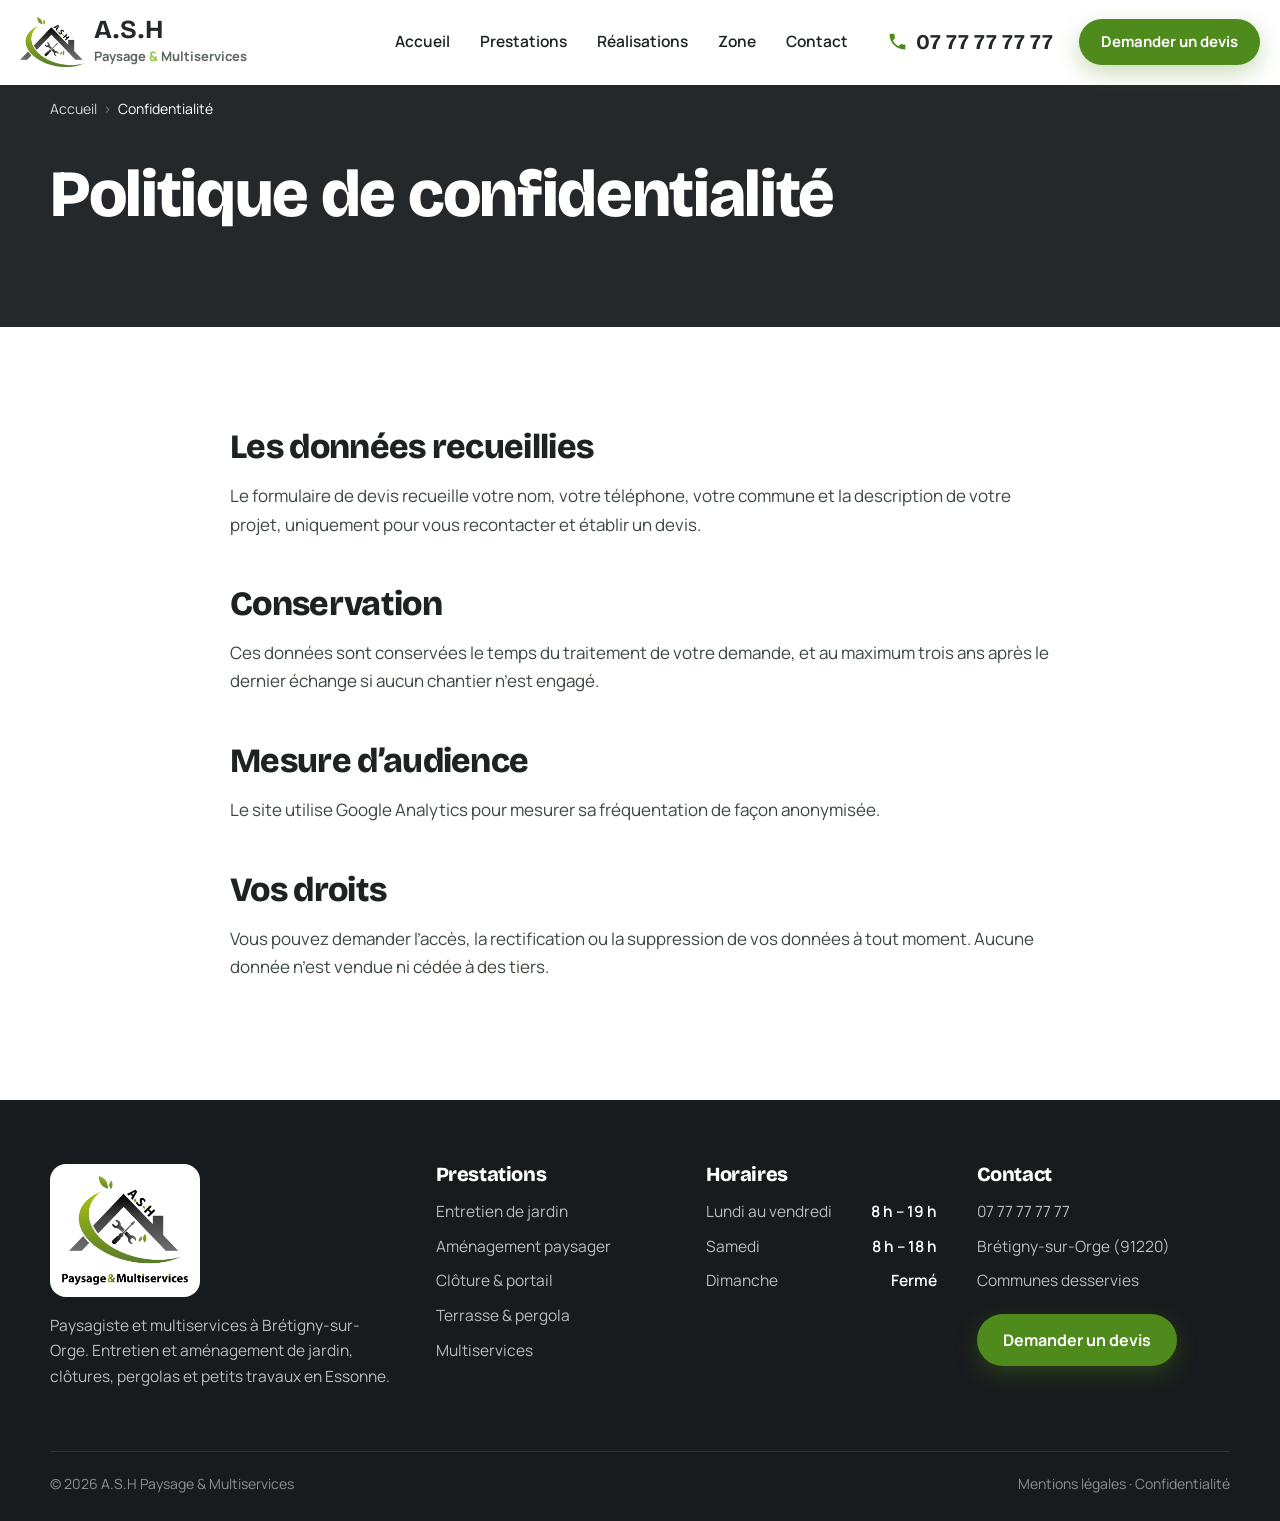
<file: politique-de-confidentialite/index.html>
<!doctype html>
<html lang="fr">
<head>
<meta charset="utf-8">
<meta name="viewport" content="width=device-width,initial-scale=1">
<script>document.documentElement.classList.add('js')</script>
<title>Politique de confidentialité | A.S.H Paysage</title>
<meta name="description" content="Comment A.S.H Paysage &amp; Multiservices traite les données transmises via son site.">
<meta name="robots" content="noindex,nofollow">
<link rel="canonical" href="https://ash-paysage.fr/politique-de-confidentialite/">
<meta property="og:type" content="website">
<meta property="og:locale" content="fr_FR">
<meta property="og:site_name" content="A.S.H Paysage &amp; Multiservices">
<meta property="og:title" content="Politique de confidentialité | A.S.H Paysage">
<meta property="og:description" content="Comment A.S.H Paysage &amp; Multiservices traite les données transmises via son site.">
<meta property="og:image" content="https://ash-paysage.fr/photos/jardinier-paysagiste-bretigny-1600.webp">
<meta name="theme-color" content="#2f5713">
<link rel="icon" href="../photos/logo-picto.png">
<link rel="preconnect" href="https://fonts.googleapis.com">
<link rel="preconnect" href="https://fonts.gstatic.com" crossorigin>
<link href="https://fonts.googleapis.com/css2?family=Bricolage+Grotesque:opsz,wght@12..96,600;12..96,800&family=Manrope:wght@400;500;600;700&display=swap" rel="stylesheet">
<link rel="stylesheet" href="../assets/style.css?v=1">
<script type="application/ld+json">{"@context":"https://schema.org","@graph":[{"@type":"LandscapingBusiness","@id":"https://ash-paysage.fr/#entreprise","name":"A.S.H Paysage & Multiservices","url":"https://ash-paysage.fr/","logo":"https://ash-paysage.fr/photos/logo-ash.png","image":"https://ash-paysage.fr/photos/jardinier-paysagiste-bretigny-1600.webp","founder":{"@type":"Person","name":"Aurélien Saint-Hilaire"},"foundingDate":"2024-06","telephone":"07 77 77 77 77","address":{"@type":"PostalAddress","addressLocality":"Brétigny-sur-Orge","postalCode":"91220","addressRegion":"Île-de-France","addressCountry":"FR"},"areaServed":[{"@type":"City","name":"Brétigny-sur-Orge"},{"@type":"City","name":"Saint-Michel-sur-Orge"},{"@type":"City","name":"Le Plessis-Pâté"},{"@type":"City","name":"Leuville-sur-Orge"},{"@type":"City","name":"Marolles-en-Hurepoix"},{"@type":"City","name":"Saint-Germain-lès-Arpajon"},{"@type":"City","name":"Arpajon"},{"@type":"City","name":"La Norville"},{"@type":"City","name":"Longpont-sur-Orge"},{"@type":"City","name":"Sainte-Geneviève-des-Bois"},{"@type":"City","name":"Villiers-sur-Orge"},{"@type":"City","name":"Linas"},{"@type":"City","name":"Montlhéry"},{"@type":"City","name":"Morsang-sur-Orge"},{"@type":"City","name":"Fleury-Mérogis"},{"@type":"City","name":"Cheptainville"},{"@type":"City","name":"Guibeville"},{"@type":"City","name":"Ollainville"},{"@type":"City","name":"Courson-Monteloup"},{"@type":"City","name":"Saint-Vrain"}],"openingHoursSpecification":[{"@type":"OpeningHoursSpecification","dayOfWeek":["Monday","Tuesday","Wednesday","Thursday","Friday"],"opens":"08:00","closes":"19:00"},{"@type":"OpeningHoursSpecification","dayOfWeek":["Saturday"],"opens":"08:00","closes":"18:00"}],"makesOffer":[{"@type":"Offer","itemOffered":{"@type":"Service","name":"Entretien de jardin","url":"https://ash-paysage.fr/entretien-de-jardin/"}},{"@type":"Offer","itemOffered":{"@type":"Service","name":"Aménagement paysager","url":"https://ash-paysage.fr/amenagement-paysager/"}},{"@type":"Offer","itemOffered":{"@type":"Service","name":"Clôture & portail","url":"https://ash-paysage.fr/cloture-portail/"}},{"@type":"Offer","itemOffered":{"@type":"Service","name":"Terrasse, pergola & abri","url":"https://ash-paysage.fr/terrasse-pergola-abri/"}},{"@type":"Offer","itemOffered":{"@type":"Service","name":"Multiservices","url":"https://ash-paysage.fr/multiservices/"}}]}]}</script>
</head>
<body class="">
<a class="evitement" href="#contenu">Aller au contenu</a>

<header class="entete" data-entete>
  <div class="entete-in">
    <a class="marque" href="../" aria-label="A.S.H Paysage &amp; Multiservices, accueil">
      <img src="../photos/logo-picto.png" alt="" width="240" height="187">
      <span><b>A.S.H</b><small>Paysage <em>&amp;</em> Multiservices</small></span>
    </a>
    <nav class="nav" aria-label="Navigation principale">
      <a href="../">Accueil</a>
      <div class="nav-deroule">
        <a href="../entretien-de-jardin/">Prestations</a>
        <div class="nav-sous"><a href="../entretien-de-jardin/"><span class="ic"><svg viewBox="0 0 24 24" aria-hidden="true"><path d="M20 3S8 2.5 5 9.5C3.2 13.6 5 17 5 17L3 21h2l1.6-2.6C13 20 19.6 15.2 20 3zM7.8 15.9C9.4 11.6 13 8.6 16.5 7.2 13.3 9 10.6 12 9.3 16.3z"/></svg></span>Entretien de jardin</a><a href="../amenagement-paysager/"><span class="ic"><svg viewBox="0 0 24 24" aria-hidden="true"><path d="M12 2a6 6 0 0 0-5.8 7.6A5 5 0 0 0 8 19h3v3h2v-3h3a5 5 0 0 0 1.8-9.4A6 6 0 0 0 12 2z"/></svg></span>Aménagement paysager</a><a href="../cloture-portail/"><span class="ic"><svg viewBox="0 0 24 24" aria-hidden="true"><path d="M4 4 2 7v14h4V7zm7 0L9 7v14h4V7zm7 0-2 3v14h4V7zM6 10h3v2H6zm0 5h3v2H6zm7-5h3v2h-3zm0 5h3v2h-3z"/></svg></span>Clôture &amp; portail</a><a href="../terrasse-pergola-abri/"><span class="ic"><svg viewBox="0 0 24 24" aria-hidden="true"><path d="M2 5h20v3H2zm2 4h2v12H4zm14 0h2v12h-2zM7 9h10v2H7z"/></svg></span>Terrasse &amp; pergola</a><a href="../multiservices/"><span class="ic"><svg viewBox="0 0 24 24" aria-hidden="true"><path d="m14.6 3.4 2 2-1.4 1.4-2-2zM3 17.6 12.6 8l3.4 3.4L6.4 21H3zm15.5-5.7 2.1 2.1a1 1 0 0 1 0 1.4l-5 5a1 1 0 0 1-1.4 0l-2.1-2.1z"/></svg></span>Multiservices</a></div>
      </div>
      <a href="../realisations/">Réalisations</a>
      <a href="../zone-intervention/">Zone</a>
      <a href="../contact/">Contact</a>
    </nav>
    <a class="entete-tel" href="tel:+33777777777"><svg viewBox="0 0 24 24" aria-hidden="true"><path d="M6.6 10.8a15.1 15.1 0 0 0 6.6 6.6l2.2-2.2a1 1 0 0 1 1-.25 11.4 11.4 0 0 0 3.6.57 1 1 0 0 1 1 1V20a1 1 0 0 1-1 1A17 17 0 0 1 3 4a1 1 0 0 1 1-1h3.5a1 1 0 0 1 1 1c0 1.25.2 2.45.57 3.6a1 1 0 0 1-.25 1z"/></svg><b>07 77 77 77 77</b></a>
    <a class="bouton bouton-vert entete-cta" href="../contact/#devis">Demander un devis</a>
    <button class="burger" type="button" aria-expanded="false" aria-controls="menu-mobile" aria-label="Ouvrir le menu"><span></span><span></span><span></span></button>
  </div>
  <div class="menu-mobile" id="menu-mobile" hidden>
    <a href="../">Accueil</a>
    <div class="menu-mobile-services"><a href="../entretien-de-jardin/"><span class="ic"><svg viewBox="0 0 24 24" aria-hidden="true"><path d="M20 3S8 2.5 5 9.5C3.2 13.6 5 17 5 17L3 21h2l1.6-2.6C13 20 19.6 15.2 20 3zM7.8 15.9C9.4 11.6 13 8.6 16.5 7.2 13.3 9 10.6 12 9.3 16.3z"/></svg></span>Entretien de jardin</a><a href="../amenagement-paysager/"><span class="ic"><svg viewBox="0 0 24 24" aria-hidden="true"><path d="M12 2a6 6 0 0 0-5.8 7.6A5 5 0 0 0 8 19h3v3h2v-3h3a5 5 0 0 0 1.8-9.4A6 6 0 0 0 12 2z"/></svg></span>Aménagement paysager</a><a href="../cloture-portail/"><span class="ic"><svg viewBox="0 0 24 24" aria-hidden="true"><path d="M4 4 2 7v14h4V7zm7 0L9 7v14h4V7zm7 0-2 3v14h4V7zM6 10h3v2H6zm0 5h3v2H6zm7-5h3v2h-3zm0 5h3v2h-3z"/></svg></span>Clôture &amp; portail</a><a href="../terrasse-pergola-abri/"><span class="ic"><svg viewBox="0 0 24 24" aria-hidden="true"><path d="M2 5h20v3H2zm2 4h2v12H4zm14 0h2v12h-2zM7 9h10v2H7z"/></svg></span>Terrasse &amp; pergola</a><a href="../multiservices/"><span class="ic"><svg viewBox="0 0 24 24" aria-hidden="true"><path d="m14.6 3.4 2 2-1.4 1.4-2-2zM3 17.6 12.6 8l3.4 3.4L6.4 21H3zm15.5-5.7 2.1 2.1a1 1 0 0 1 0 1.4l-5 5a1 1 0 0 1-1.4 0l-2.1-2.1z"/></svg></span>Multiservices</a></div>
    <a href="../realisations/">Réalisations</a>
    <a href="../zone-intervention/">Zone d’intervention</a>
    <a href="../contact/">Contact</a>
    <a class="bouton bouton-vert" href="tel:+33777777777"><svg viewBox="0 0 24 24" aria-hidden="true"><path d="M6.6 10.8a15.1 15.1 0 0 0 6.6 6.6l2.2-2.2a1 1 0 0 1 1-.25 11.4 11.4 0 0 0 3.6.57 1 1 0 0 1 1 1V20a1 1 0 0 1-1 1A17 17 0 0 1 3 4a1 1 0 0 1 1-1h3.5a1 1 0 0 1 1 1c0 1.25.2 2.45.57 3.6a1 1 0 0 1-.25 1z"/></svg> 07 77 77 77 77</a>
  </div>
</header>

<main id="contenu">
<nav class="ariane" aria-label="Fil d’Ariane"><div class="cadre"><a href="../">Accueil</a><span aria-current="page">Confidentialité</span></div></nav>

<section class="tete-page"><div class="cadre"><h1>Politique de confidentialité</h1></div></section>
<section class="section"><div class="cadre etroit texte-riche">
  <h2>Les données recueillies</h2><p>Le formulaire de devis recueille votre nom, votre téléphone, votre commune et la description de votre projet, uniquement pour vous recontacter et établir un devis.</p>
  <h2>Conservation</h2><p>Ces données sont conservées le temps du traitement de votre demande, et au maximum trois ans après le dernier échange si aucun chantier n’est engagé.</p>
  <h2>Mesure d’audience</h2><p>Le site utilise Google Analytics pour mesurer sa fréquentation de façon anonymisée.</p>
  <h2>Vos droits</h2><p>Vous pouvez demander l’accès, la rectification ou la suppression de vos données à tout moment. Aucune donnée n’est vendue ni cédée à des tiers.</p>
</div></section>
</main>

<footer class="pied">
  <div class="cadre pied-haut">
    <div>
      <img class="pied-logo" src="../photos/logo-ash.png" alt="A.S.H Paysage &amp; Multiservices" width="978" height="843" loading="lazy">
      <p>Paysagiste et multiservices à Brétigny-sur-Orge. Entretien et aménagement de jardin, clôtures, pergolas et petits travaux en Essonne.</p>
    </div>
    <div>
      <h2 class="pied-titre">Prestations</h2>
      <ul><li><a href="../entretien-de-jardin/">Entretien de jardin</a></li><li><a href="../amenagement-paysager/">Aménagement paysager</a></li><li><a href="../cloture-portail/">Clôture &amp; portail</a></li><li><a href="../terrasse-pergola-abri/">Terrasse &amp; pergola</a></li><li><a href="../multiservices/">Multiservices</a></li></ul>
    </div>
    <div>
      <h2 class="pied-titre">Horaires</h2>
      <ul class="pied-horaires"><li><span>Lundi au vendredi</span><b>8 h – 19 h</b></li><li><span>Samedi</span><b>8 h – 18 h</b></li><li><span>Dimanche</span><b>Fermé</b></li></ul>
    </div>
    <div>
      <h2 class="pied-titre">Contact</h2>
      <ul>
        <li><a href="tel:+33777777777">07 77 77 77 77</a></li>
        <li>Brétigny-sur-Orge (91220)</li>
        <li><a href="../zone-intervention/">Communes desservies</a></li>
      </ul>
      <a class="bouton bouton-vert" href="../contact/#devis">Demander un devis</a>
    </div>
  </div>
  <div class="cadre pied-bas">
    <span>© 2026 A.S.H Paysage &amp; Multiservices</span>
    <span><a href="../mentions-legales/">Mentions légales</a> · <a href="../politique-de-confidentialite/">Confidentialité</a></span>
  </div>
</footer>

<div class="barre-mobile">
  <a href="tel:+33777777777"><svg viewBox="0 0 24 24" aria-hidden="true"><path d="M6.6 10.8a15.1 15.1 0 0 0 6.6 6.6l2.2-2.2a1 1 0 0 1 1-.25 11.4 11.4 0 0 0 3.6.57 1 1 0 0 1 1 1V20a1 1 0 0 1-1 1A17 17 0 0 1 3 4a1 1 0 0 1 1-1h3.5a1 1 0 0 1 1 1c0 1.25.2 2.45.57 3.6a1 1 0 0 1-.25 1z"/></svg><span>Appeler</span></a>
  <a href="../contact/#devis" class="barre-devis"><svg viewBox="0 0 24 24" aria-hidden="true"><path d="M14 2H6a2 2 0 0 0-2 2v16a2 2 0 0 0 2 2h12a2 2 0 0 0 2-2V8zm-1 7V3.5L18.5 9zM8 13h8v2H8zm0 4h5v2H8z"/></svg><span>Demander un devis</span></a>
</div>

<script>
  window.LOCWEB_CONFIG = {
    supabaseUrl: 'https://ibqawtgnucakzdldnitj.supabase.co',
    supabaseAnonKey: 'sb_publishable_rpLrUo4Cqnfl8zSohDqO0A_Q5Vkj2Hk',
    clientId: '',
    ga4Id: ''
  };
</script>
<script src="../contenu-loader.js" defer></script>
<script src="../leads-form.js" defer></script>
<script src="../mesure.js" defer></script>
<script src="../assets/site.js?v=1" defer></script>
</body>
</html>
</file>
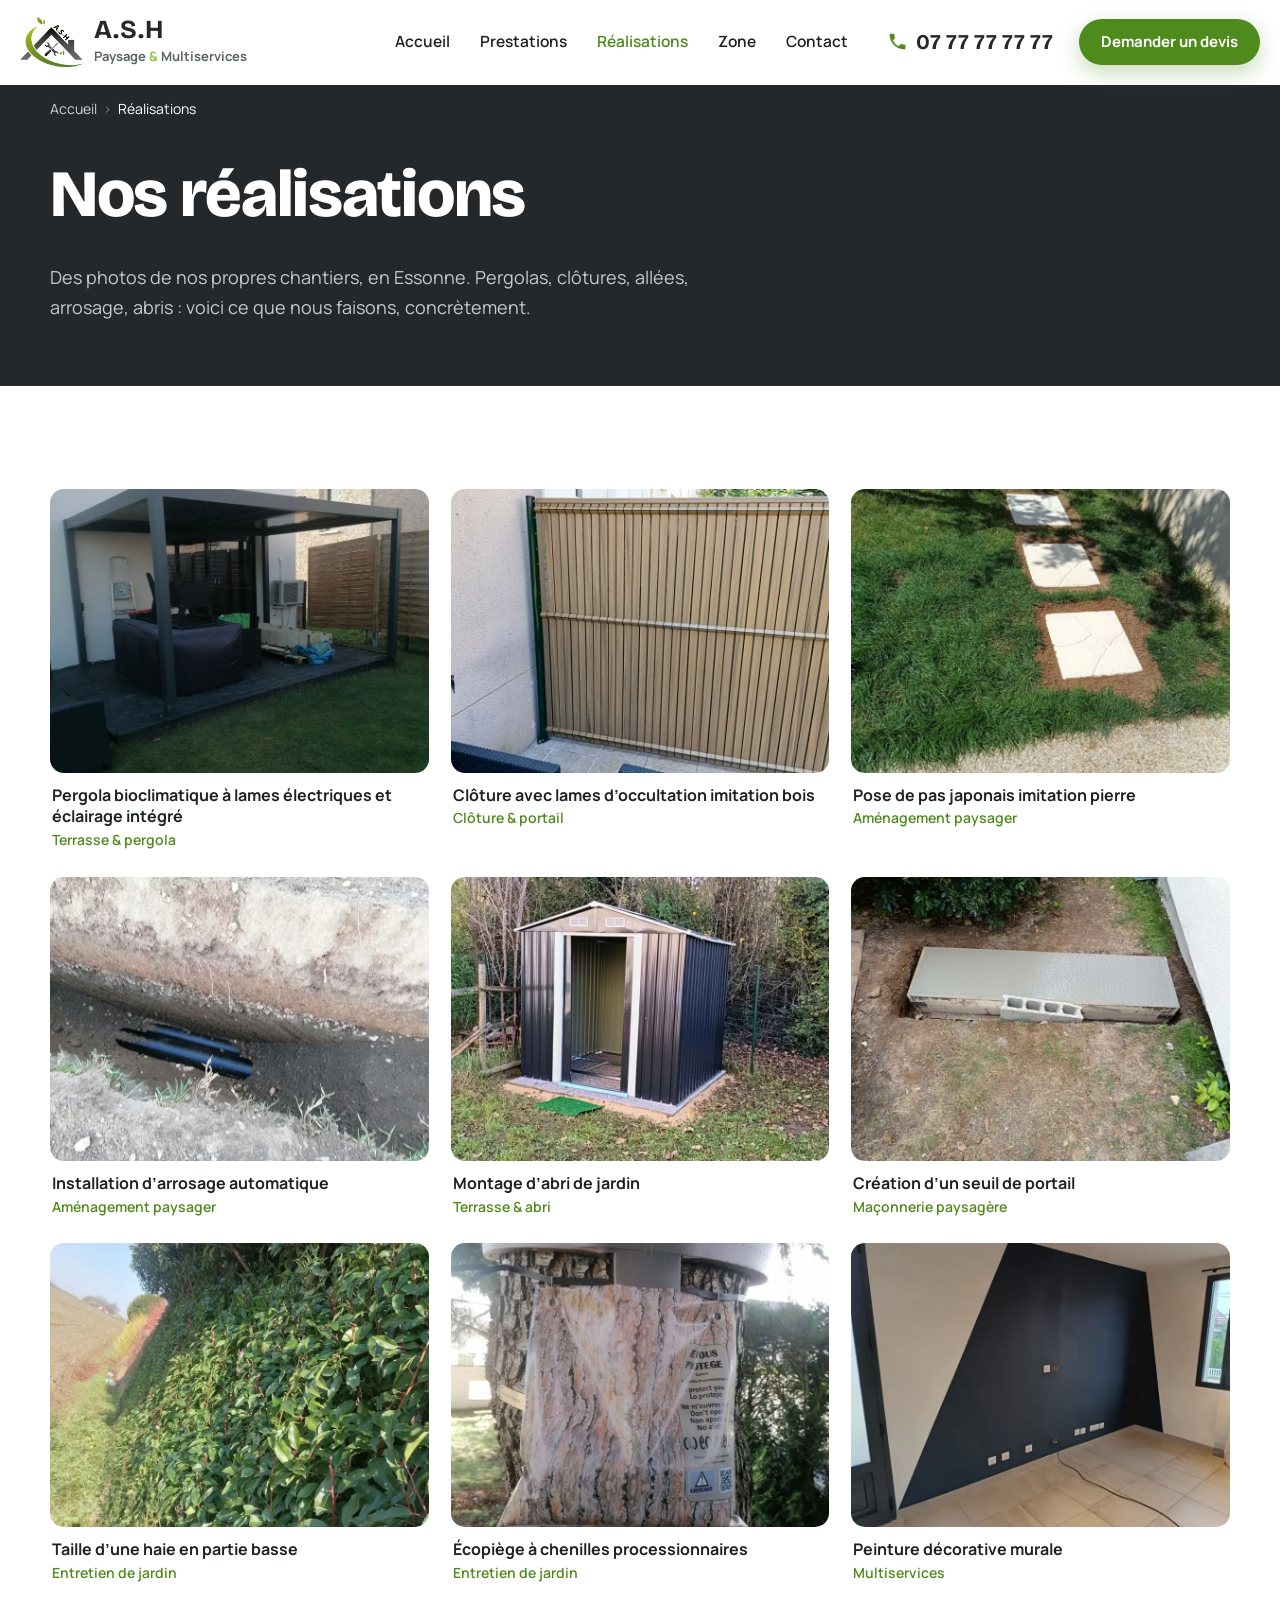
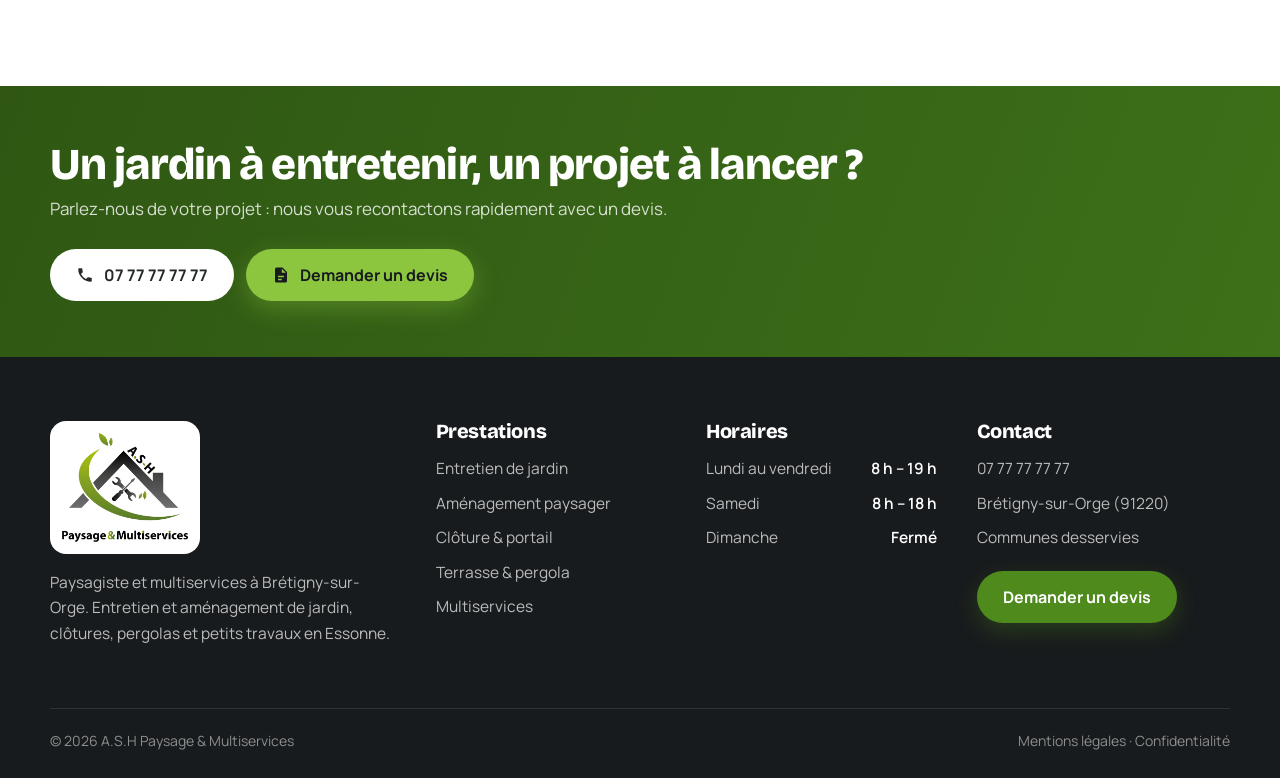
<file: realisations/index.html>
<!doctype html>
<html lang="fr">
<head>
<meta charset="utf-8">
<meta name="viewport" content="width=device-width,initial-scale=1">
<script>document.documentElement.classList.add('js')</script>
<title>Réalisations — Paysagiste à Brétigny-sur-Orge | A.S.H Paysage</title>
<meta name="description" content="Les chantiers d’A.S.H Paysage &amp; Multiservices à Brétigny-sur-Orge et en Essonne : pergola, clôture, pas japonais, arrosage automatique, abri de jardin.">
<meta name="robots" content="noindex,nofollow">
<link rel="canonical" href="https://ash-paysage.fr/realisations/">
<meta property="og:type" content="website">
<meta property="og:locale" content="fr_FR">
<meta property="og:site_name" content="A.S.H Paysage &amp; Multiservices">
<meta property="og:title" content="Réalisations — Paysagiste à Brétigny-sur-Orge | A.S.H Paysage">
<meta property="og:description" content="Les chantiers d’A.S.H Paysage &amp; Multiservices à Brétigny-sur-Orge et en Essonne : pergola, clôture, pas japonais, arrosage automatique, abri de jardin.">
<meta property="og:image" content="https://ash-paysage.fr/photos/jardinier-paysagiste-bretigny-1600.webp">
<meta name="theme-color" content="#2f5713">
<link rel="icon" href="../photos/logo-picto.png">
<link rel="preconnect" href="https://fonts.googleapis.com">
<link rel="preconnect" href="https://fonts.gstatic.com" crossorigin>
<link href="https://fonts.googleapis.com/css2?family=Bricolage+Grotesque:opsz,wght@12..96,600;12..96,800&family=Manrope:wght@400;500;600;700&display=swap" rel="stylesheet">
<link rel="stylesheet" href="../assets/style.css?v=1">
<script type="application/ld+json">{"@context":"https://schema.org","@graph":[{"@type":"LandscapingBusiness","@id":"https://ash-paysage.fr/#entreprise","name":"A.S.H Paysage & Multiservices","url":"https://ash-paysage.fr/","logo":"https://ash-paysage.fr/photos/logo-ash.png","image":"https://ash-paysage.fr/photos/jardinier-paysagiste-bretigny-1600.webp","founder":{"@type":"Person","name":"Aurélien Saint-Hilaire"},"foundingDate":"2024-06","telephone":"07 77 77 77 77","address":{"@type":"PostalAddress","addressLocality":"Brétigny-sur-Orge","postalCode":"91220","addressRegion":"Île-de-France","addressCountry":"FR"},"areaServed":[{"@type":"City","name":"Brétigny-sur-Orge"},{"@type":"City","name":"Saint-Michel-sur-Orge"},{"@type":"City","name":"Le Plessis-Pâté"},{"@type":"City","name":"Leuville-sur-Orge"},{"@type":"City","name":"Marolles-en-Hurepoix"},{"@type":"City","name":"Saint-Germain-lès-Arpajon"},{"@type":"City","name":"Arpajon"},{"@type":"City","name":"La Norville"},{"@type":"City","name":"Longpont-sur-Orge"},{"@type":"City","name":"Sainte-Geneviève-des-Bois"},{"@type":"City","name":"Villiers-sur-Orge"},{"@type":"City","name":"Linas"},{"@type":"City","name":"Montlhéry"},{"@type":"City","name":"Morsang-sur-Orge"},{"@type":"City","name":"Fleury-Mérogis"},{"@type":"City","name":"Cheptainville"},{"@type":"City","name":"Guibeville"},{"@type":"City","name":"Ollainville"},{"@type":"City","name":"Courson-Monteloup"},{"@type":"City","name":"Saint-Vrain"}],"openingHoursSpecification":[{"@type":"OpeningHoursSpecification","dayOfWeek":["Monday","Tuesday","Wednesday","Thursday","Friday"],"opens":"08:00","closes":"19:00"},{"@type":"OpeningHoursSpecification","dayOfWeek":["Saturday"],"opens":"08:00","closes":"18:00"}],"makesOffer":[{"@type":"Offer","itemOffered":{"@type":"Service","name":"Entretien de jardin","url":"https://ash-paysage.fr/entretien-de-jardin/"}},{"@type":"Offer","itemOffered":{"@type":"Service","name":"Aménagement paysager","url":"https://ash-paysage.fr/amenagement-paysager/"}},{"@type":"Offer","itemOffered":{"@type":"Service","name":"Clôture & portail","url":"https://ash-paysage.fr/cloture-portail/"}},{"@type":"Offer","itemOffered":{"@type":"Service","name":"Terrasse, pergola & abri","url":"https://ash-paysage.fr/terrasse-pergola-abri/"}},{"@type":"Offer","itemOffered":{"@type":"Service","name":"Multiservices","url":"https://ash-paysage.fr/multiservices/"}}]},{"@type":"BreadcrumbList","itemListElement":[{"@type":"ListItem","position":1,"name":"Accueil","item":"https://ash-paysage.fr/"},{"@type":"ListItem","position":2,"name":"Réalisations","item":"https://ash-paysage.fr/realisations/"}]}]}</script>
</head>
<body class="">
<a class="evitement" href="#contenu">Aller au contenu</a>

<header class="entete" data-entete>
  <div class="entete-in">
    <a class="marque" href="../" aria-label="A.S.H Paysage &amp; Multiservices, accueil">
      <img src="../photos/logo-picto.png" alt="" width="240" height="187">
      <span><b>A.S.H</b><small>Paysage <em>&amp;</em> Multiservices</small></span>
    </a>
    <nav class="nav" aria-label="Navigation principale">
      <a href="../">Accueil</a>
      <div class="nav-deroule">
        <a href="../entretien-de-jardin/">Prestations</a>
        <div class="nav-sous"><a href="../entretien-de-jardin/"><span class="ic"><svg viewBox="0 0 24 24" aria-hidden="true"><path d="M20 3S8 2.5 5 9.5C3.2 13.6 5 17 5 17L3 21h2l1.6-2.6C13 20 19.6 15.2 20 3zM7.8 15.9C9.4 11.6 13 8.6 16.5 7.2 13.3 9 10.6 12 9.3 16.3z"/></svg></span>Entretien de jardin</a><a href="../amenagement-paysager/"><span class="ic"><svg viewBox="0 0 24 24" aria-hidden="true"><path d="M12 2a6 6 0 0 0-5.8 7.6A5 5 0 0 0 8 19h3v3h2v-3h3a5 5 0 0 0 1.8-9.4A6 6 0 0 0 12 2z"/></svg></span>Aménagement paysager</a><a href="../cloture-portail/"><span class="ic"><svg viewBox="0 0 24 24" aria-hidden="true"><path d="M4 4 2 7v14h4V7zm7 0L9 7v14h4V7zm7 0-2 3v14h4V7zM6 10h3v2H6zm0 5h3v2H6zm7-5h3v2h-3zm0 5h3v2h-3z"/></svg></span>Clôture &amp; portail</a><a href="../terrasse-pergola-abri/"><span class="ic"><svg viewBox="0 0 24 24" aria-hidden="true"><path d="M2 5h20v3H2zm2 4h2v12H4zm14 0h2v12h-2zM7 9h10v2H7z"/></svg></span>Terrasse &amp; pergola</a><a href="../multiservices/"><span class="ic"><svg viewBox="0 0 24 24" aria-hidden="true"><path d="m14.6 3.4 2 2-1.4 1.4-2-2zM3 17.6 12.6 8l3.4 3.4L6.4 21H3zm15.5-5.7 2.1 2.1a1 1 0 0 1 0 1.4l-5 5a1 1 0 0 1-1.4 0l-2.1-2.1z"/></svg></span>Multiservices</a></div>
      </div>
      <a href="../realisations/" aria-current="page">Réalisations</a>
      <a href="../zone-intervention/">Zone</a>
      <a href="../contact/">Contact</a>
    </nav>
    <a class="entete-tel" href="tel:+33777777777"><svg viewBox="0 0 24 24" aria-hidden="true"><path d="M6.6 10.8a15.1 15.1 0 0 0 6.6 6.6l2.2-2.2a1 1 0 0 1 1-.25 11.4 11.4 0 0 0 3.6.57 1 1 0 0 1 1 1V20a1 1 0 0 1-1 1A17 17 0 0 1 3 4a1 1 0 0 1 1-1h3.5a1 1 0 0 1 1 1c0 1.25.2 2.45.57 3.6a1 1 0 0 1-.25 1z"/></svg><b>07 77 77 77 77</b></a>
    <a class="bouton bouton-vert entete-cta" href="../contact/#devis">Demander un devis</a>
    <button class="burger" type="button" aria-expanded="false" aria-controls="menu-mobile" aria-label="Ouvrir le menu"><span></span><span></span><span></span></button>
  </div>
  <div class="menu-mobile" id="menu-mobile" hidden>
    <a href="../">Accueil</a>
    <div class="menu-mobile-services"><a href="../entretien-de-jardin/"><span class="ic"><svg viewBox="0 0 24 24" aria-hidden="true"><path d="M20 3S8 2.5 5 9.5C3.2 13.6 5 17 5 17L3 21h2l1.6-2.6C13 20 19.6 15.2 20 3zM7.8 15.9C9.4 11.6 13 8.6 16.5 7.2 13.3 9 10.6 12 9.3 16.3z"/></svg></span>Entretien de jardin</a><a href="../amenagement-paysager/"><span class="ic"><svg viewBox="0 0 24 24" aria-hidden="true"><path d="M12 2a6 6 0 0 0-5.8 7.6A5 5 0 0 0 8 19h3v3h2v-3h3a5 5 0 0 0 1.8-9.4A6 6 0 0 0 12 2z"/></svg></span>Aménagement paysager</a><a href="../cloture-portail/"><span class="ic"><svg viewBox="0 0 24 24" aria-hidden="true"><path d="M4 4 2 7v14h4V7zm7 0L9 7v14h4V7zm7 0-2 3v14h4V7zM6 10h3v2H6zm0 5h3v2H6zm7-5h3v2h-3zm0 5h3v2h-3z"/></svg></span>Clôture &amp; portail</a><a href="../terrasse-pergola-abri/"><span class="ic"><svg viewBox="0 0 24 24" aria-hidden="true"><path d="M2 5h20v3H2zm2 4h2v12H4zm14 0h2v12h-2zM7 9h10v2H7z"/></svg></span>Terrasse &amp; pergola</a><a href="../multiservices/"><span class="ic"><svg viewBox="0 0 24 24" aria-hidden="true"><path d="m14.6 3.4 2 2-1.4 1.4-2-2zM3 17.6 12.6 8l3.4 3.4L6.4 21H3zm15.5-5.7 2.1 2.1a1 1 0 0 1 0 1.4l-5 5a1 1 0 0 1-1.4 0l-2.1-2.1z"/></svg></span>Multiservices</a></div>
    <a href="../realisations/">Réalisations</a>
    <a href="../zone-intervention/">Zone d’intervention</a>
    <a href="../contact/">Contact</a>
    <a class="bouton bouton-vert" href="tel:+33777777777"><svg viewBox="0 0 24 24" aria-hidden="true"><path d="M6.6 10.8a15.1 15.1 0 0 0 6.6 6.6l2.2-2.2a1 1 0 0 1 1-.25 11.4 11.4 0 0 0 3.6.57 1 1 0 0 1 1 1V20a1 1 0 0 1-1 1A17 17 0 0 1 3 4a1 1 0 0 1 1-1h3.5a1 1 0 0 1 1 1c0 1.25.2 2.45.57 3.6a1 1 0 0 1-.25 1z"/></svg> 07 77 77 77 77</a>
  </div>
</header>

<main id="contenu">
<nav class="ariane" aria-label="Fil d’Ariane"><div class="cadre"><a href="../">Accueil</a><span aria-current="page">Réalisations</span></div></nav>

<section class="tete-page"><div class="cadre"><h1>Nos réalisations</h1><p>Des photos de nos propres chantiers, en Essonne. Pergolas, clôtures, allées, arrosage, abris : voici ce que nous faisons, concrètement.</p></div></section>
<section class="section"><div class="cadre grille-realisations">
  <figure class="realisation reveler"><span class="realisation-photo"><img src="../photos/reel-pergola-bioclimatique-800.webp" srcset="../photos/reel-pergola-bioclimatique-800.webp 800w, ../photos/reel-pergola-bioclimatique-1600.webp 810w" sizes="(min-width: 900px) 33vw, 50vw" alt="Pergola bioclimatique à lames électriques et éclairage intégré" width="810" height="1080" loading="lazy" decoding="async"></span><figcaption><b>Pergola bioclimatique à lames électriques et éclairage intégré</b><span>Terrasse &amp; pergola</span></figcaption></figure>
  <figure class="realisation reveler"><span class="realisation-photo"><img src="../photos/reel-cloture-occultation-bois-800.webp" srcset="../photos/reel-cloture-occultation-bois-800.webp 800w, ../photos/reel-cloture-occultation-bois-1600.webp 1600w" sizes="(min-width: 900px) 33vw, 50vw" alt="Clôture avec lames d’occultation imitation bois" width="1600" height="1200" loading="lazy" decoding="async"></span><figcaption><b>Clôture avec lames d’occultation imitation bois</b><span>Clôture &amp; portail</span></figcaption></figure>
  <figure class="realisation reveler"><span class="realisation-photo"><img src="../photos/reel-pas-japonais-imitation-pierre-800.webp" srcset="../photos/reel-pas-japonais-imitation-pierre-800.webp 800w, ../photos/reel-pas-japonais-imitation-pierre-1600.webp 810w" sizes="(min-width: 900px) 33vw, 50vw" alt="Pose de pas japonais imitation pierre" width="810" height="1080" loading="lazy" decoding="async"></span><figcaption><b>Pose de pas japonais imitation pierre</b><span>Aménagement paysager</span></figcaption></figure>
  <figure class="realisation reveler"><span class="realisation-photo"><img src="../photos/reel-arrosage-automatique-800.webp" srcset="../photos/reel-arrosage-automatique-800.webp 800w, ../photos/reel-arrosage-automatique-1600.webp 1600w" sizes="(min-width: 900px) 33vw, 50vw" alt="Installation d’arrosage automatique" width="1600" height="1200" loading="lazy" decoding="async"></span><figcaption><b>Installation d’arrosage automatique</b><span>Aménagement paysager</span></figcaption></figure>
  <figure class="realisation reveler"><span class="realisation-photo"><img src="../photos/reel-montage-abri-de-jardin-800.webp" srcset="../photos/reel-montage-abri-de-jardin-800.webp 800w, ../photos/reel-montage-abri-de-jardin-1600.webp 1600w" sizes="(min-width: 900px) 33vw, 50vw" alt="Montage d’abri de jardin" width="1600" height="1200" loading="lazy" decoding="async"></span><figcaption><b>Montage d’abri de jardin</b><span>Terrasse &amp; abri</span></figcaption></figure>
  <figure class="realisation reveler"><span class="realisation-photo"><img src="../photos/reel-seuil-de-portail-800.webp" srcset="../photos/reel-seuil-de-portail-800.webp 800w, ../photos/reel-seuil-de-portail-1600.webp 1600w" sizes="(min-width: 900px) 33vw, 50vw" alt="Création d’un seuil de portail" width="1600" height="1200" loading="lazy" decoding="async"></span><figcaption><b>Création d’un seuil de portail</b><span>Maçonnerie paysagère</span></figcaption></figure>
  <figure class="realisation reveler"><span class="realisation-photo"><img src="../photos/reel-taille-de-haie-800.webp" srcset="../photos/reel-taille-de-haie-800.webp 800w, ../photos/reel-taille-de-haie-1600.webp 810w" sizes="(min-width: 900px) 33vw, 50vw" alt="Taille d’une haie en partie basse" width="810" height="1080" loading="lazy" decoding="async"></span><figcaption><b>Taille d’une haie en partie basse</b><span>Entretien de jardin</span></figcaption></figure>
  <figure class="realisation reveler"><span class="realisation-photo"><img src="../photos/reel-eco-piege-chenilles-processionnaires-800.webp" srcset="../photos/reel-eco-piege-chenilles-processionnaires-800.webp 800w, ../photos/reel-eco-piege-chenilles-processionnaires-1600.webp 810w" sizes="(min-width: 900px) 33vw, 50vw" alt="Écopiège à chenilles processionnaires" width="810" height="1080" loading="lazy" decoding="async"></span><figcaption><b>Écopiège à chenilles processionnaires</b><span>Entretien de jardin</span></figcaption></figure>
  <figure class="realisation reveler"><span class="realisation-photo"><img src="../photos/reel-peinture-decorative-murale-800.webp" srcset="../photos/reel-peinture-decorative-murale-800.webp 800w, ../photos/reel-peinture-decorative-murale-1600.webp 1600w" sizes="(min-width: 900px) 33vw, 50vw" alt="Peinture décorative murale" width="1600" height="1200" loading="lazy" decoding="async"></span><figcaption><b>Peinture décorative murale</b><span>Multiservices</span></figcaption></figure>
</div></section>

<section class="appel">
  <div class="cadre appel-in reveler">
    <div><h2>Un jardin à entretenir, un projet à lancer ?</h2><p>Parlez-nous de votre projet : nous vous recontactons rapidement avec un devis.</p></div>
    <div class="appel-actions"><a class="bouton bouton-blanc" href="tel:+33777777777"><svg viewBox="0 0 24 24" aria-hidden="true"><path d="M6.6 10.8a15.1 15.1 0 0 0 6.6 6.6l2.2-2.2a1 1 0 0 1 1-.25 11.4 11.4 0 0 0 3.6.57 1 1 0 0 1 1 1V20a1 1 0 0 1-1 1A17 17 0 0 1 3 4a1 1 0 0 1 1-1h3.5a1 1 0 0 1 1 1c0 1.25.2 2.45.57 3.6a1 1 0 0 1-.25 1z"/></svg> 07 77 77 77 77</a><a class="bouton bouton-vert-vif" href="../contact/#devis"><svg viewBox="0 0 24 24" aria-hidden="true"><path d="M14 2H6a2 2 0 0 0-2 2v16a2 2 0 0 0 2 2h12a2 2 0 0 0 2-2V8zm-1 7V3.5L18.5 9zM8 13h8v2H8zm0 4h5v2H8z"/></svg> Demander un devis</a></div>
  </div>
</section>
</main>

<footer class="pied">
  <div class="cadre pied-haut">
    <div>
      <img class="pied-logo" src="../photos/logo-ash.png" alt="A.S.H Paysage &amp; Multiservices" width="978" height="843" loading="lazy">
      <p>Paysagiste et multiservices à Brétigny-sur-Orge. Entretien et aménagement de jardin, clôtures, pergolas et petits travaux en Essonne.</p>
    </div>
    <div>
      <h2 class="pied-titre">Prestations</h2>
      <ul><li><a href="../entretien-de-jardin/">Entretien de jardin</a></li><li><a href="../amenagement-paysager/">Aménagement paysager</a></li><li><a href="../cloture-portail/">Clôture &amp; portail</a></li><li><a href="../terrasse-pergola-abri/">Terrasse &amp; pergola</a></li><li><a href="../multiservices/">Multiservices</a></li></ul>
    </div>
    <div>
      <h2 class="pied-titre">Horaires</h2>
      <ul class="pied-horaires"><li><span>Lundi au vendredi</span><b>8 h – 19 h</b></li><li><span>Samedi</span><b>8 h – 18 h</b></li><li><span>Dimanche</span><b>Fermé</b></li></ul>
    </div>
    <div>
      <h2 class="pied-titre">Contact</h2>
      <ul>
        <li><a href="tel:+33777777777">07 77 77 77 77</a></li>
        <li>Brétigny-sur-Orge (91220)</li>
        <li><a href="../zone-intervention/">Communes desservies</a></li>
      </ul>
      <a class="bouton bouton-vert" href="../contact/#devis">Demander un devis</a>
    </div>
  </div>
  <div class="cadre pied-bas">
    <span>© 2026 A.S.H Paysage &amp; Multiservices</span>
    <span><a href="../mentions-legales/">Mentions légales</a> · <a href="../politique-de-confidentialite/">Confidentialité</a></span>
  </div>
</footer>

<div class="barre-mobile">
  <a href="tel:+33777777777"><svg viewBox="0 0 24 24" aria-hidden="true"><path d="M6.6 10.8a15.1 15.1 0 0 0 6.6 6.6l2.2-2.2a1 1 0 0 1 1-.25 11.4 11.4 0 0 0 3.6.57 1 1 0 0 1 1 1V20a1 1 0 0 1-1 1A17 17 0 0 1 3 4a1 1 0 0 1 1-1h3.5a1 1 0 0 1 1 1c0 1.25.2 2.45.57 3.6a1 1 0 0 1-.25 1z"/></svg><span>Appeler</span></a>
  <a href="../contact/#devis" class="barre-devis"><svg viewBox="0 0 24 24" aria-hidden="true"><path d="M14 2H6a2 2 0 0 0-2 2v16a2 2 0 0 0 2 2h12a2 2 0 0 0 2-2V8zm-1 7V3.5L18.5 9zM8 13h8v2H8zm0 4h5v2H8z"/></svg><span>Demander un devis</span></a>
</div>

<script>
  window.LOCWEB_CONFIG = {
    supabaseUrl: 'https://ibqawtgnucakzdldnitj.supabase.co',
    supabaseAnonKey: 'sb_publishable_rpLrUo4Cqnfl8zSohDqO0A_Q5Vkj2Hk',
    clientId: '',
    ga4Id: ''
  };
</script>
<script src="../contenu-loader.js" defer></script>
<script src="../leads-form.js" defer></script>
<script src="../mesure.js" defer></script>
<script src="../assets/site.js?v=1" defer></script>
</body>
</html>
</file>
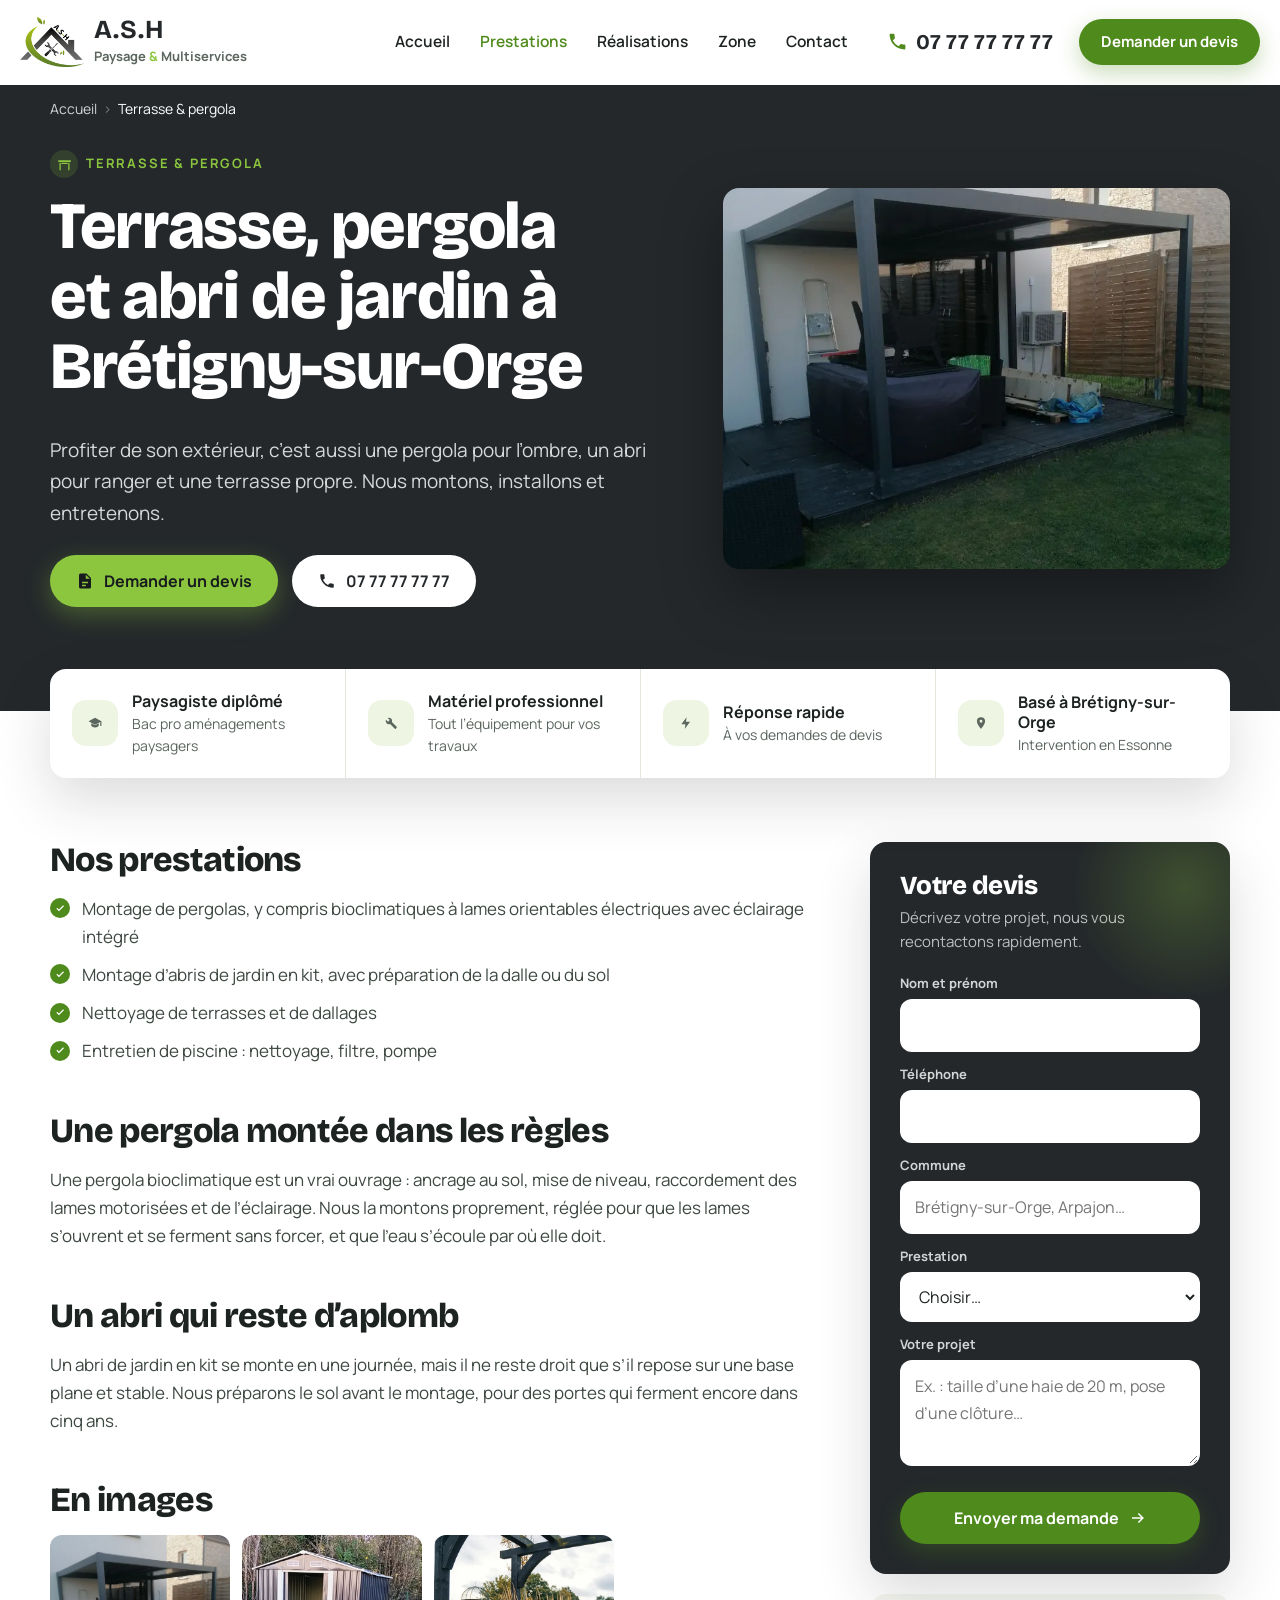
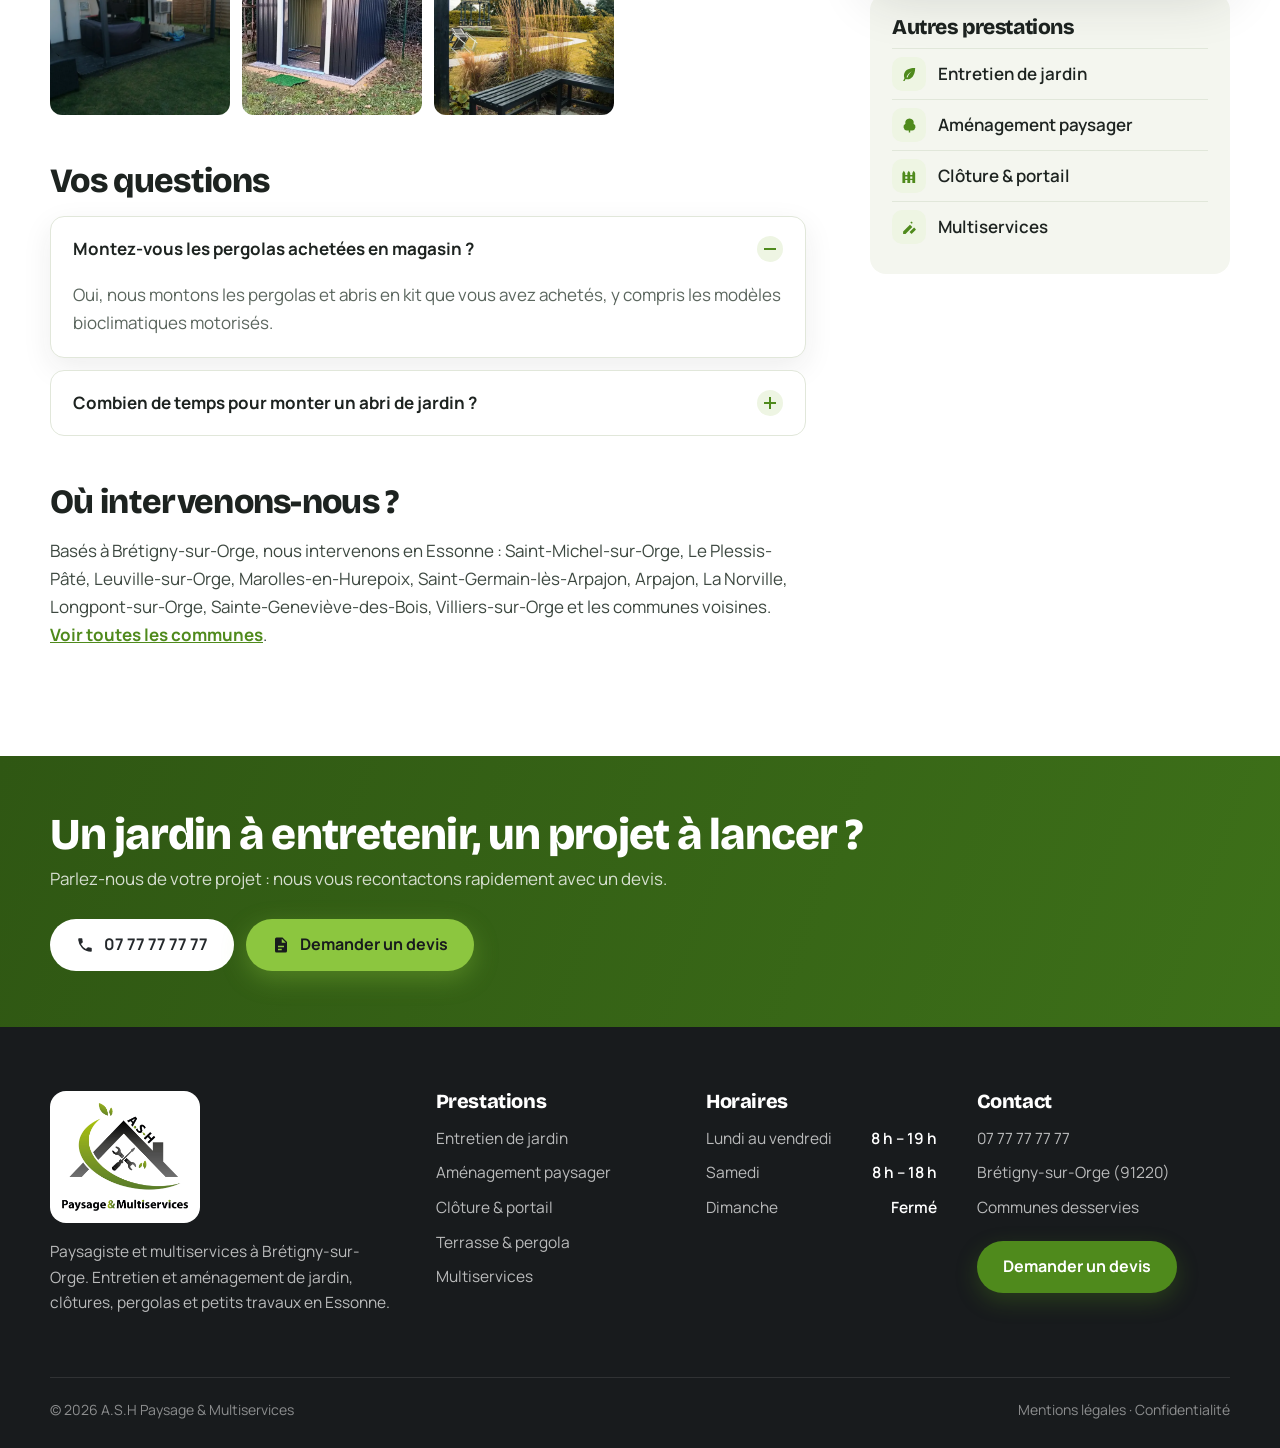
<file: terrasse-pergola-abri/index.html>
<!doctype html>
<html lang="fr">
<head>
<meta charset="utf-8">
<meta name="viewport" content="width=device-width,initial-scale=1">
<script>document.documentElement.classList.add('js')</script>
<title>Pergola, abri de jardin et terrasse à Brétigny-sur-Orge</title>
<meta name="description" content="Montage de pergola bioclimatique et d’abri de jardin, nettoyage de terrasse et entretien de piscine à Brétigny-sur-Orge et en Essonne.">
<meta name="robots" content="noindex,nofollow">
<link rel="canonical" href="https://ash-paysage.fr/terrasse-pergola-abri/">
<meta property="og:type" content="website">
<meta property="og:locale" content="fr_FR">
<meta property="og:site_name" content="A.S.H Paysage &amp; Multiservices">
<meta property="og:title" content="Pergola, abri de jardin et terrasse à Brétigny-sur-Orge">
<meta property="og:description" content="Montage de pergola bioclimatique et d’abri de jardin, nettoyage de terrasse et entretien de piscine à Brétigny-sur-Orge et en Essonne.">
<meta property="og:image" content="https://ash-paysage.fr/photos/reel-pergola-bioclimatique-1600.webp">
<meta name="theme-color" content="#2f5713">
<link rel="icon" href="../photos/logo-picto.png">
<link rel="preconnect" href="https://fonts.googleapis.com">
<link rel="preconnect" href="https://fonts.gstatic.com" crossorigin>
<link href="https://fonts.googleapis.com/css2?family=Bricolage+Grotesque:opsz,wght@12..96,600;12..96,800&family=Manrope:wght@400;500;600;700&display=swap" rel="stylesheet">
<link rel="stylesheet" href="../assets/style.css?v=1">
<script type="application/ld+json">{"@context":"https://schema.org","@graph":[{"@type":"LandscapingBusiness","@id":"https://ash-paysage.fr/#entreprise","name":"A.S.H Paysage & Multiservices","url":"https://ash-paysage.fr/","logo":"https://ash-paysage.fr/photos/logo-ash.png","image":"https://ash-paysage.fr/photos/jardinier-paysagiste-bretigny-1600.webp","founder":{"@type":"Person","name":"Aurélien Saint-Hilaire"},"foundingDate":"2024-06","telephone":"07 77 77 77 77","address":{"@type":"PostalAddress","addressLocality":"Brétigny-sur-Orge","postalCode":"91220","addressRegion":"Île-de-France","addressCountry":"FR"},"areaServed":[{"@type":"City","name":"Brétigny-sur-Orge"},{"@type":"City","name":"Saint-Michel-sur-Orge"},{"@type":"City","name":"Le Plessis-Pâté"},{"@type":"City","name":"Leuville-sur-Orge"},{"@type":"City","name":"Marolles-en-Hurepoix"},{"@type":"City","name":"Saint-Germain-lès-Arpajon"},{"@type":"City","name":"Arpajon"},{"@type":"City","name":"La Norville"},{"@type":"City","name":"Longpont-sur-Orge"},{"@type":"City","name":"Sainte-Geneviève-des-Bois"},{"@type":"City","name":"Villiers-sur-Orge"},{"@type":"City","name":"Linas"},{"@type":"City","name":"Montlhéry"},{"@type":"City","name":"Morsang-sur-Orge"},{"@type":"City","name":"Fleury-Mérogis"},{"@type":"City","name":"Cheptainville"},{"@type":"City","name":"Guibeville"},{"@type":"City","name":"Ollainville"},{"@type":"City","name":"Courson-Monteloup"},{"@type":"City","name":"Saint-Vrain"}],"openingHoursSpecification":[{"@type":"OpeningHoursSpecification","dayOfWeek":["Monday","Tuesday","Wednesday","Thursday","Friday"],"opens":"08:00","closes":"19:00"},{"@type":"OpeningHoursSpecification","dayOfWeek":["Saturday"],"opens":"08:00","closes":"18:00"}],"makesOffer":[{"@type":"Offer","itemOffered":{"@type":"Service","name":"Entretien de jardin","url":"https://ash-paysage.fr/entretien-de-jardin/"}},{"@type":"Offer","itemOffered":{"@type":"Service","name":"Aménagement paysager","url":"https://ash-paysage.fr/amenagement-paysager/"}},{"@type":"Offer","itemOffered":{"@type":"Service","name":"Clôture & portail","url":"https://ash-paysage.fr/cloture-portail/"}},{"@type":"Offer","itemOffered":{"@type":"Service","name":"Terrasse, pergola & abri","url":"https://ash-paysage.fr/terrasse-pergola-abri/"}},{"@type":"Offer","itemOffered":{"@type":"Service","name":"Multiservices","url":"https://ash-paysage.fr/multiservices/"}}]},{"@type":"BreadcrumbList","itemListElement":[{"@type":"ListItem","position":1,"name":"Accueil","item":"https://ash-paysage.fr/"},{"@type":"ListItem","position":2,"name":"Terrasse & pergola","item":"https://ash-paysage.fr/terrasse-pergola-abri/"}]},{"@type":"Service","name":"Terrasse, pergola & abri","description":"Montage de pergola bioclimatique et d’abri de jardin, nettoyage de terrasse et entretien de piscine à Brétigny-sur-Orge et en Essonne.","url":"https://ash-paysage.fr/terrasse-pergola-abri/","provider":{"@id":"https://ash-paysage.fr/#entreprise"},"areaServed":{"@type":"City","name":"Brétigny-sur-Orge"}},{"@type":"FAQPage","mainEntity":[{"@type":"Question","name":"Montez-vous les pergolas achetées en magasin ?","acceptedAnswer":{"@type":"Answer","text":"Oui, nous montons les pergolas et abris en kit que vous avez achetés, y compris les modèles bioclimatiques motorisés."}},{"@type":"Question","name":"Combien de temps pour monter un abri de jardin ?","acceptedAnswer":{"@type":"Answer","text":"Généralement une journée pour un abri standard, plus la préparation du sol si elle est nécessaire."}}]}]}</script>
</head>
<body class="">
<a class="evitement" href="#contenu">Aller au contenu</a>

<header class="entete" data-entete>
  <div class="entete-in">
    <a class="marque" href="../" aria-label="A.S.H Paysage &amp; Multiservices, accueil">
      <img src="../photos/logo-picto.png" alt="" width="240" height="187">
      <span><b>A.S.H</b><small>Paysage <em>&amp;</em> Multiservices</small></span>
    </a>
    <nav class="nav" aria-label="Navigation principale">
      <a href="../">Accueil</a>
      <div class="nav-deroule">
        <a href="../entretien-de-jardin/" aria-current="page">Prestations</a>
        <div class="nav-sous"><a href="../entretien-de-jardin/"><span class="ic"><svg viewBox="0 0 24 24" aria-hidden="true"><path d="M20 3S8 2.5 5 9.5C3.2 13.6 5 17 5 17L3 21h2l1.6-2.6C13 20 19.6 15.2 20 3zM7.8 15.9C9.4 11.6 13 8.6 16.5 7.2 13.3 9 10.6 12 9.3 16.3z"/></svg></span>Entretien de jardin</a><a href="../amenagement-paysager/"><span class="ic"><svg viewBox="0 0 24 24" aria-hidden="true"><path d="M12 2a6 6 0 0 0-5.8 7.6A5 5 0 0 0 8 19h3v3h2v-3h3a5 5 0 0 0 1.8-9.4A6 6 0 0 0 12 2z"/></svg></span>Aménagement paysager</a><a href="../cloture-portail/"><span class="ic"><svg viewBox="0 0 24 24" aria-hidden="true"><path d="M4 4 2 7v14h4V7zm7 0L9 7v14h4V7zm7 0-2 3v14h4V7zM6 10h3v2H6zm0 5h3v2H6zm7-5h3v2h-3zm0 5h3v2h-3z"/></svg></span>Clôture &amp; portail</a><a href="../terrasse-pergola-abri/"><span class="ic"><svg viewBox="0 0 24 24" aria-hidden="true"><path d="M2 5h20v3H2zm2 4h2v12H4zm14 0h2v12h-2zM7 9h10v2H7z"/></svg></span>Terrasse &amp; pergola</a><a href="../multiservices/"><span class="ic"><svg viewBox="0 0 24 24" aria-hidden="true"><path d="m14.6 3.4 2 2-1.4 1.4-2-2zM3 17.6 12.6 8l3.4 3.4L6.4 21H3zm15.5-5.7 2.1 2.1a1 1 0 0 1 0 1.4l-5 5a1 1 0 0 1-1.4 0l-2.1-2.1z"/></svg></span>Multiservices</a></div>
      </div>
      <a href="../realisations/">Réalisations</a>
      <a href="../zone-intervention/">Zone</a>
      <a href="../contact/">Contact</a>
    </nav>
    <a class="entete-tel" href="tel:+33777777777"><svg viewBox="0 0 24 24" aria-hidden="true"><path d="M6.6 10.8a15.1 15.1 0 0 0 6.6 6.6l2.2-2.2a1 1 0 0 1 1-.25 11.4 11.4 0 0 0 3.6.57 1 1 0 0 1 1 1V20a1 1 0 0 1-1 1A17 17 0 0 1 3 4a1 1 0 0 1 1-1h3.5a1 1 0 0 1 1 1c0 1.25.2 2.45.57 3.6a1 1 0 0 1-.25 1z"/></svg><b>07 77 77 77 77</b></a>
    <a class="bouton bouton-vert entete-cta" href="../contact/#devis">Demander un devis</a>
    <button class="burger" type="button" aria-expanded="false" aria-controls="menu-mobile" aria-label="Ouvrir le menu"><span></span><span></span><span></span></button>
  </div>
  <div class="menu-mobile" id="menu-mobile" hidden>
    <a href="../">Accueil</a>
    <div class="menu-mobile-services"><a href="../entretien-de-jardin/"><span class="ic"><svg viewBox="0 0 24 24" aria-hidden="true"><path d="M20 3S8 2.5 5 9.5C3.2 13.6 5 17 5 17L3 21h2l1.6-2.6C13 20 19.6 15.2 20 3zM7.8 15.9C9.4 11.6 13 8.6 16.5 7.2 13.3 9 10.6 12 9.3 16.3z"/></svg></span>Entretien de jardin</a><a href="../amenagement-paysager/"><span class="ic"><svg viewBox="0 0 24 24" aria-hidden="true"><path d="M12 2a6 6 0 0 0-5.8 7.6A5 5 0 0 0 8 19h3v3h2v-3h3a5 5 0 0 0 1.8-9.4A6 6 0 0 0 12 2z"/></svg></span>Aménagement paysager</a><a href="../cloture-portail/"><span class="ic"><svg viewBox="0 0 24 24" aria-hidden="true"><path d="M4 4 2 7v14h4V7zm7 0L9 7v14h4V7zm7 0-2 3v14h4V7zM6 10h3v2H6zm0 5h3v2H6zm7-5h3v2h-3zm0 5h3v2h-3z"/></svg></span>Clôture &amp; portail</a><a href="../terrasse-pergola-abri/"><span class="ic"><svg viewBox="0 0 24 24" aria-hidden="true"><path d="M2 5h20v3H2zm2 4h2v12H4zm14 0h2v12h-2zM7 9h10v2H7z"/></svg></span>Terrasse &amp; pergola</a><a href="../multiservices/"><span class="ic"><svg viewBox="0 0 24 24" aria-hidden="true"><path d="m14.6 3.4 2 2-1.4 1.4-2-2zM3 17.6 12.6 8l3.4 3.4L6.4 21H3zm15.5-5.7 2.1 2.1a1 1 0 0 1 0 1.4l-5 5a1 1 0 0 1-1.4 0l-2.1-2.1z"/></svg></span>Multiservices</a></div>
    <a href="../realisations/">Réalisations</a>
    <a href="../zone-intervention/">Zone d’intervention</a>
    <a href="../contact/">Contact</a>
    <a class="bouton bouton-vert" href="tel:+33777777777"><svg viewBox="0 0 24 24" aria-hidden="true"><path d="M6.6 10.8a15.1 15.1 0 0 0 6.6 6.6l2.2-2.2a1 1 0 0 1 1-.25 11.4 11.4 0 0 0 3.6.57 1 1 0 0 1 1 1V20a1 1 0 0 1-1 1A17 17 0 0 1 3 4a1 1 0 0 1 1-1h3.5a1 1 0 0 1 1 1c0 1.25.2 2.45.57 3.6a1 1 0 0 1-.25 1z"/></svg> 07 77 77 77 77</a>
  </div>
</header>

<main id="contenu">
<nav class="ariane" aria-label="Fil d’Ariane"><div class="cadre"><a href="../">Accueil</a><span aria-current="page">Terrasse &amp; pergola</span></div></nav>

<section class="tete-service">
  <div class="cadre tete-service-in">
    <div class="reveler">
      <p class="surtitre"><span class="ic"><svg viewBox="0 0 24 24" aria-hidden="true"><path d="M2 5h20v3H2zm2 4h2v12H4zm14 0h2v12h-2zM7 9h10v2H7z"/></svg></span> Terrasse &amp; pergola</p>
      <h1>Terrasse, pergola et abri de jardin à Brétigny-sur-Orge</h1>
      <p class="chapo">Profiter de son extérieur, c’est aussi une pergola pour l’ombre, un abri pour ranger et une terrasse propre. Nous montons, installons et entretenons.</p>
      <div class="hero-actions"><a class="bouton bouton-vert-vif" href="#devis"><svg viewBox="0 0 24 24" aria-hidden="true"><path d="M14 2H6a2 2 0 0 0-2 2v16a2 2 0 0 0 2 2h12a2 2 0 0 0 2-2V8zm-1 7V3.5L18.5 9zM8 13h8v2H8zm0 4h5v2H8z"/></svg> Demander un devis</a><a class="bouton bouton-blanc" href="tel:+33777777777"><svg viewBox="0 0 24 24" aria-hidden="true"><path d="M6.6 10.8a15.1 15.1 0 0 0 6.6 6.6l2.2-2.2a1 1 0 0 1 1-.25 11.4 11.4 0 0 0 3.6.57 1 1 0 0 1 1 1V20a1 1 0 0 1-1 1A17 17 0 0 1 3 4a1 1 0 0 1 1-1h3.5a1 1 0 0 1 1 1c0 1.25.2 2.45.57 3.6a1 1 0 0 1-.25 1z"/></svg> 07 77 77 77 77</a></div>
    </div>
    <figure class="tete-service-photo reveler"><img src="../photos/reel-pergola-bioclimatique-800.webp" srcset="../photos/reel-pergola-bioclimatique-800.webp 800w, ../photos/reel-pergola-bioclimatique-1600.webp 810w" sizes="(min-width: 900px) 45vw, 100vw" alt="Terrasse, pergola et abri de jardin à Brétigny-sur-Orge" width="810" height="1080" fetchpriority="high" decoding="async"></figure>
  </div>
</section>

<div class="cadre">
<div class="atouts">
  <div><span class="ic"><svg viewBox="0 0 24 24" aria-hidden="true"><path d="M12 3 1 9l11 6 9-4.9V17h2V9zm-6.5 9.3V16c0 1.9 2.9 3.5 6.5 3.5s6.5-1.6 6.5-3.5v-3.7L12 16z"/></svg></span><p><b>Paysagiste diplômé</b><span>Bac pro aménagements paysagers</span></p></div>
  <div><span class="ic"><svg viewBox="0 0 24 24" aria-hidden="true"><path d="M21.7 18.6 13.5 10.4a5.5 5.5 0 0 0-7.2-7.1L9.9 7 7 9.9 3.3 6.3a5.5 5.5 0 0 0 7.1 7.2l8.2 8.2a1.1 1.1 0 0 0 1.6 0l1.5-1.5a1.1 1.1 0 0 0 0-1.6z"/></svg></span><p><b>Matériel professionnel</b><span>Tout l’équipement pour vos travaux</span></p></div>
  <div><span class="ic"><svg viewBox="0 0 24 24" aria-hidden="true"><path d="M13 2 4 14h7l-1 8 9-12h-7z"/></svg></span><p><b>Réponse rapide</b><span>À vos demandes de devis</span></p></div>
  <div><span class="ic"><svg viewBox="0 0 24 24" aria-hidden="true"><path d="M12 2a7 7 0 0 0-7 7c0 5.2 7 13 7 13s7-7.8 7-13a7 7 0 0 0-7-7zm0 9.5A2.5 2.5 0 1 1 12 6.5a2.5 2.5 0 0 1 0 5z"/></svg></span><p><b>Basé à Brétigny-sur-Orge</b><span>Intervention en Essonne</span></p></div>
</div></div>

<div class="cadre article-service">
  <article class="texte-riche">
    
    <section class="reveler">
      <h2>Nos prestations</h2>
      
      <ul class="liste-coche"><li>Montage de pergolas, y compris bioclimatiques à lames orientables électriques avec éclairage intégré</li><li>Montage d’abris de jardin en kit, avec préparation de la dalle ou du sol</li><li>Nettoyage de terrasses et de dallages</li><li>Entretien de piscine : nettoyage, filtre, pompe</li></ul>
    </section>
    <section class="reveler">
      <h2>Une pergola montée dans les règles</h2>
      <p>Une pergola bioclimatique est un vrai ouvrage : ancrage au sol, mise de niveau, raccordement des lames motorisées et de l’éclairage. Nous la montons proprement, réglée pour que les lames s’ouvrent et se ferment sans forcer, et que l’eau s’écoule par où elle doit.</p>
      
    </section>
    <section class="reveler">
      <h2>Un abri qui reste d’aplomb</h2>
      <p>Un abri de jardin en kit se monte en une journée, mais il ne reste droit que s’il repose sur une base plane et stable. Nous préparons le sol avant le montage, pour des portes qui ferment encore dans cinq ans.</p>
      
    </section>
    <section class="reveler">
      <h2>En images</h2>
      <div class="galerie"><figure><img src="../photos/reel-pergola-bioclimatique-800.webp" srcset="../photos/reel-pergola-bioclimatique-800.webp 800w, ../photos/reel-pergola-bioclimatique-1600.webp 810w" sizes="(min-width: 900px) 25vw, 50vw" alt="Terrasse, pergola &amp; abri — A.S.H Paysage" width="810" height="1080" loading="lazy" decoding="async"></figure><figure><img src="../photos/reel-montage-abri-de-jardin-800.webp" srcset="../photos/reel-montage-abri-de-jardin-800.webp 800w, ../photos/reel-montage-abri-de-jardin-1600.webp 1600w" sizes="(min-width: 900px) 25vw, 50vw" alt="Terrasse, pergola &amp; abri — A.S.H Paysage" width="1600" height="1200" loading="lazy" decoding="async"></figure><figure><img src="../photos/pergola-jardin-800.webp" srcset="../photos/pergola-jardin-800.webp 800w, ../photos/pergola-jardin-1600.webp 1600w" sizes="(min-width: 900px) 25vw, 50vw" alt="Terrasse, pergola &amp; abri — A.S.H Paysage" width="1600" height="1066" loading="lazy" decoding="async"></figure></div>
    </section>
    <section class="reveler"><h2>Vos questions</h2><div class="faq">
  <details class="reveler" open><summary><span>Montez-vous les pergolas achetées en magasin ?</span><i aria-hidden="true"></i></summary><p>Oui, nous montons les pergolas et abris en kit que vous avez achetés, y compris les modèles bioclimatiques motorisés.</p></details>
  <details class="reveler"><summary><span>Combien de temps pour monter un abri de jardin ?</span><i aria-hidden="true"></i></summary><p>Généralement une journée pour un abri standard, plus la préparation du sol si elle est nécessaire.</p></details></div></section>
    <section class="reveler"><h2>Où intervenons-nous ?</h2><p>Basés à Brétigny-sur-Orge, nous intervenons en Essonne : Saint-Michel-sur-Orge, Le Plessis-Pâté, Leuville-sur-Orge, Marolles-en-Hurepoix, Saint-Germain-lès-Arpajon, Arpajon, La Norville, Longpont-sur-Orge, Sainte-Geneviève-des-Bois, Villiers-sur-Orge et les communes voisines. <a href="../zone-intervention/">Voir toutes les communes</a>.</p></section>
  </article>
  <aside class="cote">
    <div class="cote-collant">
      <div class="devis-carte" id="devis">
<form class="devis" id="quick-form" data-devis novalidate>
  <h2>Votre devis</h2>
  <p class="devis-intro">Décrivez votre projet, nous vous recontactons rapidement.</p>
  <label><span>Nom et prénom</span><input name="nom" autocomplete="name" required></label>
  <label><span>Téléphone</span><input name="telephone" type="tel" autocomplete="tel" inputmode="tel" required></label>
  <label><span>Commune</span><input name="ville" autocomplete="address-level2" placeholder="Brétigny-sur-Orge, Arpajon…"></label>
  <label><span>Prestation</span>
    <select name="besoin"><option value="">Choisir…</option><option>Entretien de jardin</option><option>Aménagement paysager</option><option>Clôture &amp; portail</option><option>Terrasse &amp; pergola</option><option>Multiservices</option><option>Autre</option></select>
  </label>
  <label><span>Votre projet</span><textarea name="message" rows="3" placeholder="Ex. : taille d’une haie de 20 m, pose d’une clôture…"></textarea></label>
  <button class="bouton bouton-vert" type="submit">Envoyer ma demande <svg viewBox="0 0 24 24" aria-hidden="true"><path d="M13.2 5.3 19.9 12l-6.7 6.7-1.4-1.4 4.3-4.3H4v-2h12.1l-4.3-4.3z"/></svg></button>
  <p class="devis-note" data-note hidden></p>
</form></div>
      <nav class="cote-services" aria-label="Nos autres prestations"><h2>Autres prestations</h2><a href="../entretien-de-jardin/"><span class="ic"><svg viewBox="0 0 24 24" aria-hidden="true"><path d="M20 3S8 2.5 5 9.5C3.2 13.6 5 17 5 17L3 21h2l1.6-2.6C13 20 19.6 15.2 20 3zM7.8 15.9C9.4 11.6 13 8.6 16.5 7.2 13.3 9 10.6 12 9.3 16.3z"/></svg></span>Entretien de jardin</a><a href="../amenagement-paysager/"><span class="ic"><svg viewBox="0 0 24 24" aria-hidden="true"><path d="M12 2a6 6 0 0 0-5.8 7.6A5 5 0 0 0 8 19h3v3h2v-3h3a5 5 0 0 0 1.8-9.4A6 6 0 0 0 12 2z"/></svg></span>Aménagement paysager</a><a href="../cloture-portail/"><span class="ic"><svg viewBox="0 0 24 24" aria-hidden="true"><path d="M4 4 2 7v14h4V7zm7 0L9 7v14h4V7zm7 0-2 3v14h4V7zM6 10h3v2H6zm0 5h3v2H6zm7-5h3v2h-3zm0 5h3v2h-3z"/></svg></span>Clôture &amp; portail</a><a href="../multiservices/"><span class="ic"><svg viewBox="0 0 24 24" aria-hidden="true"><path d="m14.6 3.4 2 2-1.4 1.4-2-2zM3 17.6 12.6 8l3.4 3.4L6.4 21H3zm15.5-5.7 2.1 2.1a1 1 0 0 1 0 1.4l-5 5a1 1 0 0 1-1.4 0l-2.1-2.1z"/></svg></span>Multiservices</a></nav>
    </div>
  </aside>
</div>

<section class="appel">
  <div class="cadre appel-in reveler">
    <div><h2>Un jardin à entretenir, un projet à lancer ?</h2><p>Parlez-nous de votre projet : nous vous recontactons rapidement avec un devis.</p></div>
    <div class="appel-actions"><a class="bouton bouton-blanc" href="tel:+33777777777"><svg viewBox="0 0 24 24" aria-hidden="true"><path d="M6.6 10.8a15.1 15.1 0 0 0 6.6 6.6l2.2-2.2a1 1 0 0 1 1-.25 11.4 11.4 0 0 0 3.6.57 1 1 0 0 1 1 1V20a1 1 0 0 1-1 1A17 17 0 0 1 3 4a1 1 0 0 1 1-1h3.5a1 1 0 0 1 1 1c0 1.25.2 2.45.57 3.6a1 1 0 0 1-.25 1z"/></svg> 07 77 77 77 77</a><a class="bouton bouton-vert-vif" href="../contact/#devis"><svg viewBox="0 0 24 24" aria-hidden="true"><path d="M14 2H6a2 2 0 0 0-2 2v16a2 2 0 0 0 2 2h12a2 2 0 0 0 2-2V8zm-1 7V3.5L18.5 9zM8 13h8v2H8zm0 4h5v2H8z"/></svg> Demander un devis</a></div>
  </div>
</section>
</main>

<footer class="pied">
  <div class="cadre pied-haut">
    <div>
      <img class="pied-logo" src="../photos/logo-ash.png" alt="A.S.H Paysage &amp; Multiservices" width="978" height="843" loading="lazy">
      <p>Paysagiste et multiservices à Brétigny-sur-Orge. Entretien et aménagement de jardin, clôtures, pergolas et petits travaux en Essonne.</p>
    </div>
    <div>
      <h2 class="pied-titre">Prestations</h2>
      <ul><li><a href="../entretien-de-jardin/">Entretien de jardin</a></li><li><a href="../amenagement-paysager/">Aménagement paysager</a></li><li><a href="../cloture-portail/">Clôture &amp; portail</a></li><li><a href="../terrasse-pergola-abri/">Terrasse &amp; pergola</a></li><li><a href="../multiservices/">Multiservices</a></li></ul>
    </div>
    <div>
      <h2 class="pied-titre">Horaires</h2>
      <ul class="pied-horaires"><li><span>Lundi au vendredi</span><b>8 h – 19 h</b></li><li><span>Samedi</span><b>8 h – 18 h</b></li><li><span>Dimanche</span><b>Fermé</b></li></ul>
    </div>
    <div>
      <h2 class="pied-titre">Contact</h2>
      <ul>
        <li><a href="tel:+33777777777">07 77 77 77 77</a></li>
        <li>Brétigny-sur-Orge (91220)</li>
        <li><a href="../zone-intervention/">Communes desservies</a></li>
      </ul>
      <a class="bouton bouton-vert" href="../contact/#devis">Demander un devis</a>
    </div>
  </div>
  <div class="cadre pied-bas">
    <span>© 2026 A.S.H Paysage &amp; Multiservices</span>
    <span><a href="../mentions-legales/">Mentions légales</a> · <a href="../politique-de-confidentialite/">Confidentialité</a></span>
  </div>
</footer>

<div class="barre-mobile">
  <a href="tel:+33777777777"><svg viewBox="0 0 24 24" aria-hidden="true"><path d="M6.6 10.8a15.1 15.1 0 0 0 6.6 6.6l2.2-2.2a1 1 0 0 1 1-.25 11.4 11.4 0 0 0 3.6.57 1 1 0 0 1 1 1V20a1 1 0 0 1-1 1A17 17 0 0 1 3 4a1 1 0 0 1 1-1h3.5a1 1 0 0 1 1 1c0 1.25.2 2.45.57 3.6a1 1 0 0 1-.25 1z"/></svg><span>Appeler</span></a>
  <a href="../contact/#devis" class="barre-devis"><svg viewBox="0 0 24 24" aria-hidden="true"><path d="M14 2H6a2 2 0 0 0-2 2v16a2 2 0 0 0 2 2h12a2 2 0 0 0 2-2V8zm-1 7V3.5L18.5 9zM8 13h8v2H8zm0 4h5v2H8z"/></svg><span>Demander un devis</span></a>
</div>

<script>
  window.LOCWEB_CONFIG = {
    supabaseUrl: 'https://ibqawtgnucakzdldnitj.supabase.co',
    supabaseAnonKey: 'sb_publishable_rpLrUo4Cqnfl8zSohDqO0A_Q5Vkj2Hk',
    clientId: '',
    ga4Id: ''
  };
</script>
<script src="../contenu-loader.js" defer></script>
<script src="../leads-form.js" defer></script>
<script src="../mesure.js" defer></script>
<script src="../assets/site.js?v=1" defer></script>
</body>
</html>
</file>
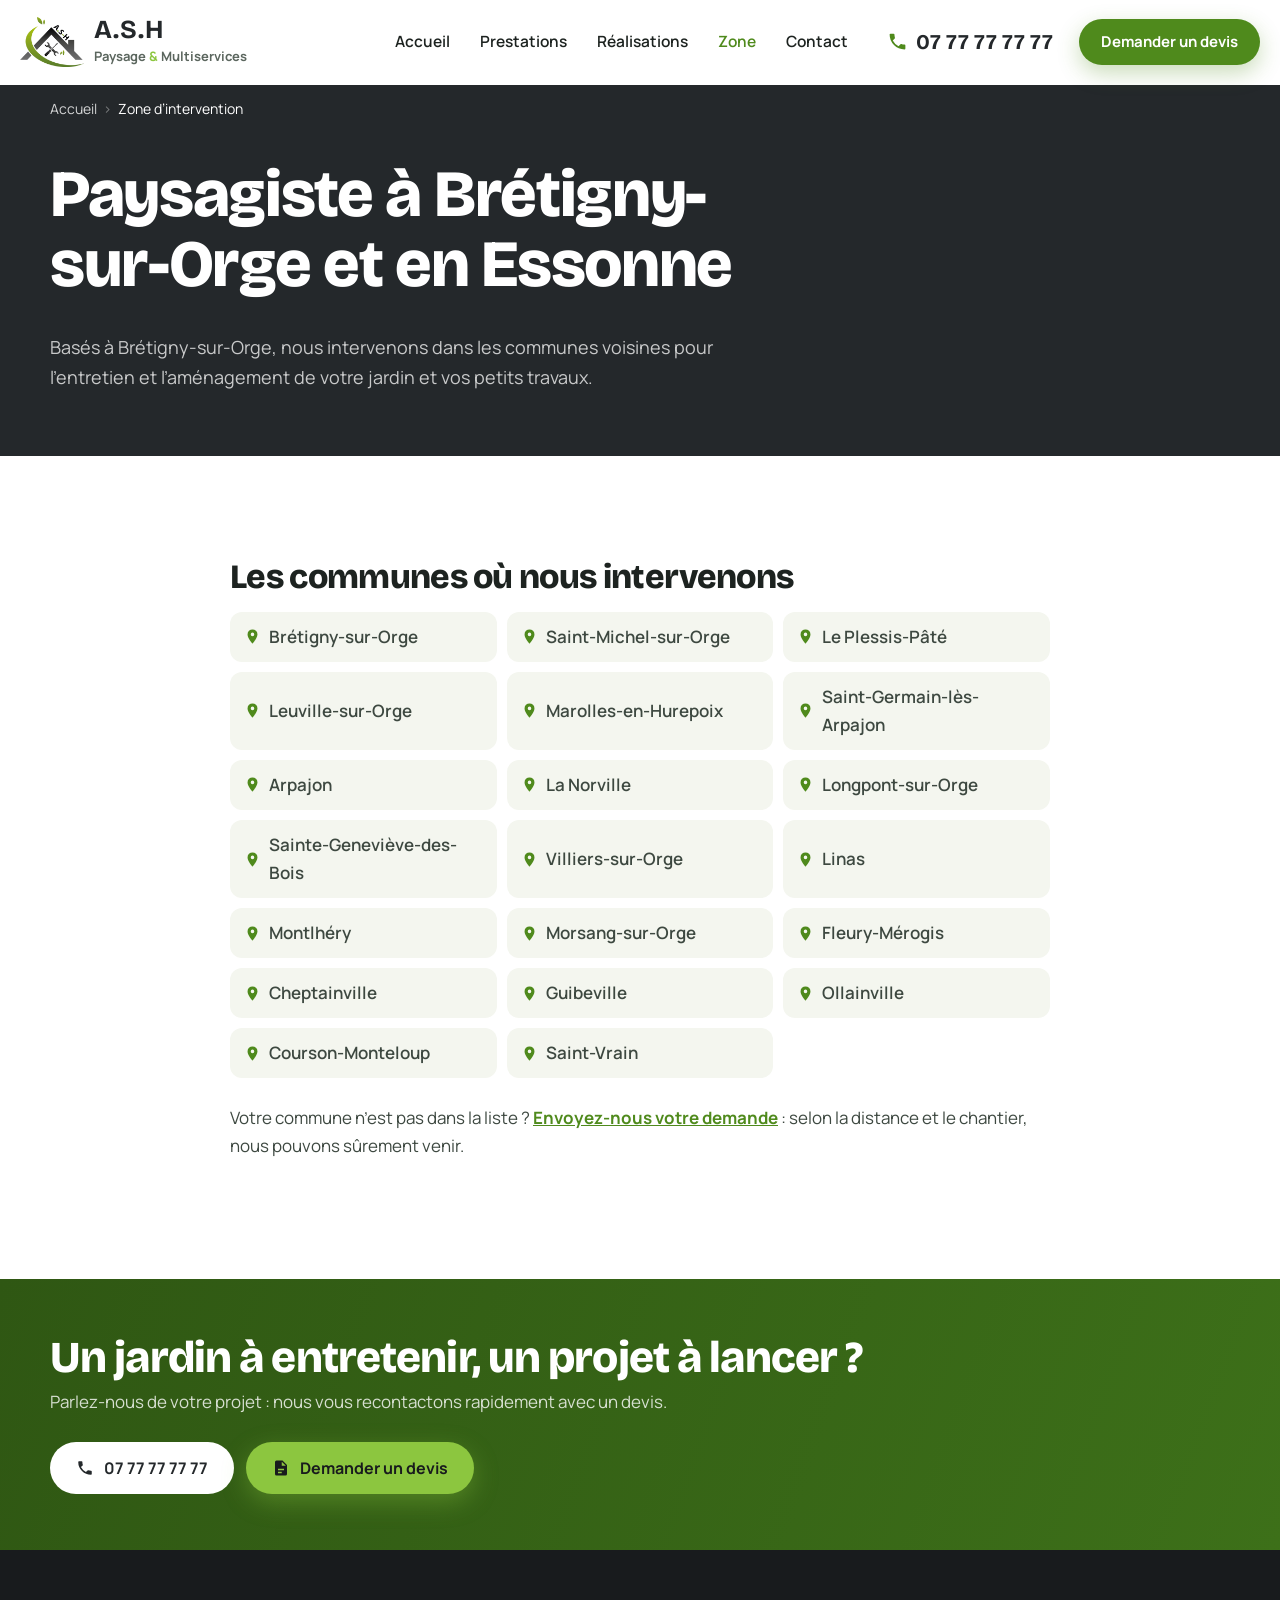
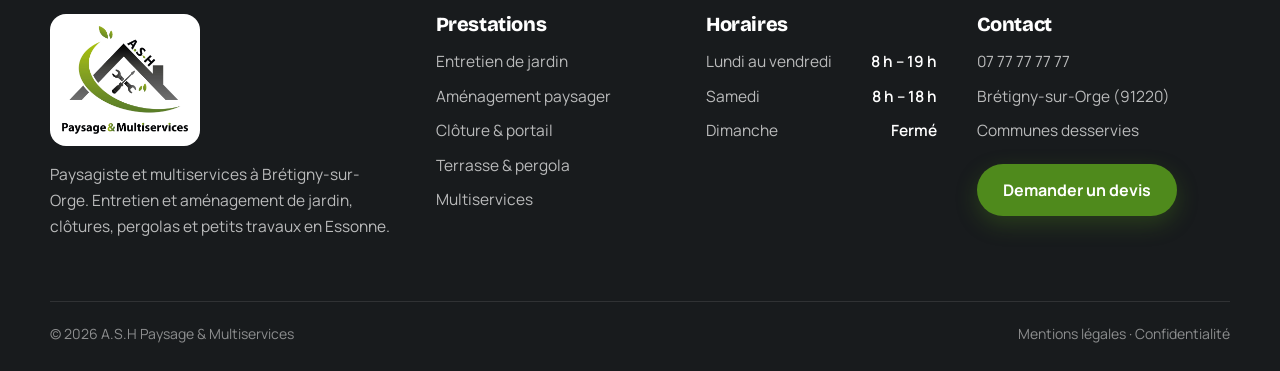
<file: zone-intervention/index.html>
<!doctype html>
<html lang="fr">
<head>
<meta charset="utf-8">
<meta name="viewport" content="width=device-width,initial-scale=1">
<script>document.documentElement.classList.add('js')</script>
<title>Zone d’intervention — Paysagiste en Essonne | A.S.H Paysage</title>
<meta name="description" content="Basé à Brétigny-sur-Orge, A.S.H Paysage intervient en Essonne : Saint-Michel-sur-Orge, Le Plessis-Pâté, Arpajon, Marolles-en-Hurepoix, Linas, Montlhéry…">
<meta name="robots" content="noindex,nofollow">
<link rel="canonical" href="https://ash-paysage.fr/zone-intervention/">
<meta property="og:type" content="website">
<meta property="og:locale" content="fr_FR">
<meta property="og:site_name" content="A.S.H Paysage &amp; Multiservices">
<meta property="og:title" content="Zone d’intervention — Paysagiste en Essonne | A.S.H Paysage">
<meta property="og:description" content="Basé à Brétigny-sur-Orge, A.S.H Paysage intervient en Essonne : Saint-Michel-sur-Orge, Le Plessis-Pâté, Arpajon, Marolles-en-Hurepoix, Linas, Montlhéry…">
<meta property="og:image" content="https://ash-paysage.fr/photos/jardinier-paysagiste-bretigny-1600.webp">
<meta name="theme-color" content="#2f5713">
<link rel="icon" href="../photos/logo-picto.png">
<link rel="preconnect" href="https://fonts.googleapis.com">
<link rel="preconnect" href="https://fonts.gstatic.com" crossorigin>
<link href="https://fonts.googleapis.com/css2?family=Bricolage+Grotesque:opsz,wght@12..96,600;12..96,800&family=Manrope:wght@400;500;600;700&display=swap" rel="stylesheet">
<link rel="stylesheet" href="../assets/style.css?v=1">
<script type="application/ld+json">{"@context":"https://schema.org","@graph":[{"@type":"LandscapingBusiness","@id":"https://ash-paysage.fr/#entreprise","name":"A.S.H Paysage & Multiservices","url":"https://ash-paysage.fr/","logo":"https://ash-paysage.fr/photos/logo-ash.png","image":"https://ash-paysage.fr/photos/jardinier-paysagiste-bretigny-1600.webp","founder":{"@type":"Person","name":"Aurélien Saint-Hilaire"},"foundingDate":"2024-06","telephone":"07 77 77 77 77","address":{"@type":"PostalAddress","addressLocality":"Brétigny-sur-Orge","postalCode":"91220","addressRegion":"Île-de-France","addressCountry":"FR"},"areaServed":[{"@type":"City","name":"Brétigny-sur-Orge"},{"@type":"City","name":"Saint-Michel-sur-Orge"},{"@type":"City","name":"Le Plessis-Pâté"},{"@type":"City","name":"Leuville-sur-Orge"},{"@type":"City","name":"Marolles-en-Hurepoix"},{"@type":"City","name":"Saint-Germain-lès-Arpajon"},{"@type":"City","name":"Arpajon"},{"@type":"City","name":"La Norville"},{"@type":"City","name":"Longpont-sur-Orge"},{"@type":"City","name":"Sainte-Geneviève-des-Bois"},{"@type":"City","name":"Villiers-sur-Orge"},{"@type":"City","name":"Linas"},{"@type":"City","name":"Montlhéry"},{"@type":"City","name":"Morsang-sur-Orge"},{"@type":"City","name":"Fleury-Mérogis"},{"@type":"City","name":"Cheptainville"},{"@type":"City","name":"Guibeville"},{"@type":"City","name":"Ollainville"},{"@type":"City","name":"Courson-Monteloup"},{"@type":"City","name":"Saint-Vrain"}],"openingHoursSpecification":[{"@type":"OpeningHoursSpecification","dayOfWeek":["Monday","Tuesday","Wednesday","Thursday","Friday"],"opens":"08:00","closes":"19:00"},{"@type":"OpeningHoursSpecification","dayOfWeek":["Saturday"],"opens":"08:00","closes":"18:00"}],"makesOffer":[{"@type":"Offer","itemOffered":{"@type":"Service","name":"Entretien de jardin","url":"https://ash-paysage.fr/entretien-de-jardin/"}},{"@type":"Offer","itemOffered":{"@type":"Service","name":"Aménagement paysager","url":"https://ash-paysage.fr/amenagement-paysager/"}},{"@type":"Offer","itemOffered":{"@type":"Service","name":"Clôture & portail","url":"https://ash-paysage.fr/cloture-portail/"}},{"@type":"Offer","itemOffered":{"@type":"Service","name":"Terrasse, pergola & abri","url":"https://ash-paysage.fr/terrasse-pergola-abri/"}},{"@type":"Offer","itemOffered":{"@type":"Service","name":"Multiservices","url":"https://ash-paysage.fr/multiservices/"}}]},{"@type":"BreadcrumbList","itemListElement":[{"@type":"ListItem","position":1,"name":"Accueil","item":"https://ash-paysage.fr/"},{"@type":"ListItem","position":2,"name":"Zone d’intervention","item":"https://ash-paysage.fr/zone-intervention/"}]}]}</script>
</head>
<body class="">
<a class="evitement" href="#contenu">Aller au contenu</a>

<header class="entete" data-entete>
  <div class="entete-in">
    <a class="marque" href="../" aria-label="A.S.H Paysage &amp; Multiservices, accueil">
      <img src="../photos/logo-picto.png" alt="" width="240" height="187">
      <span><b>A.S.H</b><small>Paysage <em>&amp;</em> Multiservices</small></span>
    </a>
    <nav class="nav" aria-label="Navigation principale">
      <a href="../">Accueil</a>
      <div class="nav-deroule">
        <a href="../entretien-de-jardin/">Prestations</a>
        <div class="nav-sous"><a href="../entretien-de-jardin/"><span class="ic"><svg viewBox="0 0 24 24" aria-hidden="true"><path d="M20 3S8 2.5 5 9.5C3.2 13.6 5 17 5 17L3 21h2l1.6-2.6C13 20 19.6 15.2 20 3zM7.8 15.9C9.4 11.6 13 8.6 16.5 7.2 13.3 9 10.6 12 9.3 16.3z"/></svg></span>Entretien de jardin</a><a href="../amenagement-paysager/"><span class="ic"><svg viewBox="0 0 24 24" aria-hidden="true"><path d="M12 2a6 6 0 0 0-5.8 7.6A5 5 0 0 0 8 19h3v3h2v-3h3a5 5 0 0 0 1.8-9.4A6 6 0 0 0 12 2z"/></svg></span>Aménagement paysager</a><a href="../cloture-portail/"><span class="ic"><svg viewBox="0 0 24 24" aria-hidden="true"><path d="M4 4 2 7v14h4V7zm7 0L9 7v14h4V7zm7 0-2 3v14h4V7zM6 10h3v2H6zm0 5h3v2H6zm7-5h3v2h-3zm0 5h3v2h-3z"/></svg></span>Clôture &amp; portail</a><a href="../terrasse-pergola-abri/"><span class="ic"><svg viewBox="0 0 24 24" aria-hidden="true"><path d="M2 5h20v3H2zm2 4h2v12H4zm14 0h2v12h-2zM7 9h10v2H7z"/></svg></span>Terrasse &amp; pergola</a><a href="../multiservices/"><span class="ic"><svg viewBox="0 0 24 24" aria-hidden="true"><path d="m14.6 3.4 2 2-1.4 1.4-2-2zM3 17.6 12.6 8l3.4 3.4L6.4 21H3zm15.5-5.7 2.1 2.1a1 1 0 0 1 0 1.4l-5 5a1 1 0 0 1-1.4 0l-2.1-2.1z"/></svg></span>Multiservices</a></div>
      </div>
      <a href="../realisations/">Réalisations</a>
      <a href="../zone-intervention/" aria-current="page">Zone</a>
      <a href="../contact/">Contact</a>
    </nav>
    <a class="entete-tel" href="tel:+33777777777"><svg viewBox="0 0 24 24" aria-hidden="true"><path d="M6.6 10.8a15.1 15.1 0 0 0 6.6 6.6l2.2-2.2a1 1 0 0 1 1-.25 11.4 11.4 0 0 0 3.6.57 1 1 0 0 1 1 1V20a1 1 0 0 1-1 1A17 17 0 0 1 3 4a1 1 0 0 1 1-1h3.5a1 1 0 0 1 1 1c0 1.25.2 2.45.57 3.6a1 1 0 0 1-.25 1z"/></svg><b>07 77 77 77 77</b></a>
    <a class="bouton bouton-vert entete-cta" href="../contact/#devis">Demander un devis</a>
    <button class="burger" type="button" aria-expanded="false" aria-controls="menu-mobile" aria-label="Ouvrir le menu"><span></span><span></span><span></span></button>
  </div>
  <div class="menu-mobile" id="menu-mobile" hidden>
    <a href="../">Accueil</a>
    <div class="menu-mobile-services"><a href="../entretien-de-jardin/"><span class="ic"><svg viewBox="0 0 24 24" aria-hidden="true"><path d="M20 3S8 2.5 5 9.5C3.2 13.6 5 17 5 17L3 21h2l1.6-2.6C13 20 19.6 15.2 20 3zM7.8 15.9C9.4 11.6 13 8.6 16.5 7.2 13.3 9 10.6 12 9.3 16.3z"/></svg></span>Entretien de jardin</a><a href="../amenagement-paysager/"><span class="ic"><svg viewBox="0 0 24 24" aria-hidden="true"><path d="M12 2a6 6 0 0 0-5.8 7.6A5 5 0 0 0 8 19h3v3h2v-3h3a5 5 0 0 0 1.8-9.4A6 6 0 0 0 12 2z"/></svg></span>Aménagement paysager</a><a href="../cloture-portail/"><span class="ic"><svg viewBox="0 0 24 24" aria-hidden="true"><path d="M4 4 2 7v14h4V7zm7 0L9 7v14h4V7zm7 0-2 3v14h4V7zM6 10h3v2H6zm0 5h3v2H6zm7-5h3v2h-3zm0 5h3v2h-3z"/></svg></span>Clôture &amp; portail</a><a href="../terrasse-pergola-abri/"><span class="ic"><svg viewBox="0 0 24 24" aria-hidden="true"><path d="M2 5h20v3H2zm2 4h2v12H4zm14 0h2v12h-2zM7 9h10v2H7z"/></svg></span>Terrasse &amp; pergola</a><a href="../multiservices/"><span class="ic"><svg viewBox="0 0 24 24" aria-hidden="true"><path d="m14.6 3.4 2 2-1.4 1.4-2-2zM3 17.6 12.6 8l3.4 3.4L6.4 21H3zm15.5-5.7 2.1 2.1a1 1 0 0 1 0 1.4l-5 5a1 1 0 0 1-1.4 0l-2.1-2.1z"/></svg></span>Multiservices</a></div>
    <a href="../realisations/">Réalisations</a>
    <a href="../zone-intervention/">Zone d’intervention</a>
    <a href="../contact/">Contact</a>
    <a class="bouton bouton-vert" href="tel:+33777777777"><svg viewBox="0 0 24 24" aria-hidden="true"><path d="M6.6 10.8a15.1 15.1 0 0 0 6.6 6.6l2.2-2.2a1 1 0 0 1 1-.25 11.4 11.4 0 0 0 3.6.57 1 1 0 0 1 1 1V20a1 1 0 0 1-1 1A17 17 0 0 1 3 4a1 1 0 0 1 1-1h3.5a1 1 0 0 1 1 1c0 1.25.2 2.45.57 3.6a1 1 0 0 1-.25 1z"/></svg> 07 77 77 77 77</a>
  </div>
</header>

<main id="contenu">
<nav class="ariane" aria-label="Fil d’Ariane"><div class="cadre"><a href="../">Accueil</a><span aria-current="page">Zone d’intervention</span></div></nav>

<section class="tete-page"><div class="cadre"><h1>Paysagiste à Brétigny-sur-Orge et en Essonne</h1><p>Basés à Brétigny-sur-Orge, nous intervenons dans les communes voisines pour l’entretien et l’aménagement de votre jardin et vos petits travaux.</p></div></section>
<section class="section"><div class="cadre etroit texte-riche">
  <h2 class="reveler">Les communes où nous intervenons</h2>
  <ul class="communes reveler"><li><svg viewBox="0 0 24 24" aria-hidden="true"><path d="M12 2a7 7 0 0 0-7 7c0 5.2 7 13 7 13s7-7.8 7-13a7 7 0 0 0-7-7zm0 9.5A2.5 2.5 0 1 1 12 6.5a2.5 2.5 0 0 1 0 5z"/></svg>Brétigny-sur-Orge</li><li><svg viewBox="0 0 24 24" aria-hidden="true"><path d="M12 2a7 7 0 0 0-7 7c0 5.2 7 13 7 13s7-7.8 7-13a7 7 0 0 0-7-7zm0 9.5A2.5 2.5 0 1 1 12 6.5a2.5 2.5 0 0 1 0 5z"/></svg>Saint-Michel-sur-Orge</li><li><svg viewBox="0 0 24 24" aria-hidden="true"><path d="M12 2a7 7 0 0 0-7 7c0 5.2 7 13 7 13s7-7.8 7-13a7 7 0 0 0-7-7zm0 9.5A2.5 2.5 0 1 1 12 6.5a2.5 2.5 0 0 1 0 5z"/></svg>Le Plessis-Pâté</li><li><svg viewBox="0 0 24 24" aria-hidden="true"><path d="M12 2a7 7 0 0 0-7 7c0 5.2 7 13 7 13s7-7.8 7-13a7 7 0 0 0-7-7zm0 9.5A2.5 2.5 0 1 1 12 6.5a2.5 2.5 0 0 1 0 5z"/></svg>Leuville-sur-Orge</li><li><svg viewBox="0 0 24 24" aria-hidden="true"><path d="M12 2a7 7 0 0 0-7 7c0 5.2 7 13 7 13s7-7.8 7-13a7 7 0 0 0-7-7zm0 9.5A2.5 2.5 0 1 1 12 6.5a2.5 2.5 0 0 1 0 5z"/></svg>Marolles-en-Hurepoix</li><li><svg viewBox="0 0 24 24" aria-hidden="true"><path d="M12 2a7 7 0 0 0-7 7c0 5.2 7 13 7 13s7-7.8 7-13a7 7 0 0 0-7-7zm0 9.5A2.5 2.5 0 1 1 12 6.5a2.5 2.5 0 0 1 0 5z"/></svg>Saint-Germain-lès-Arpajon</li><li><svg viewBox="0 0 24 24" aria-hidden="true"><path d="M12 2a7 7 0 0 0-7 7c0 5.2 7 13 7 13s7-7.8 7-13a7 7 0 0 0-7-7zm0 9.5A2.5 2.5 0 1 1 12 6.5a2.5 2.5 0 0 1 0 5z"/></svg>Arpajon</li><li><svg viewBox="0 0 24 24" aria-hidden="true"><path d="M12 2a7 7 0 0 0-7 7c0 5.2 7 13 7 13s7-7.8 7-13a7 7 0 0 0-7-7zm0 9.5A2.5 2.5 0 1 1 12 6.5a2.5 2.5 0 0 1 0 5z"/></svg>La Norville</li><li><svg viewBox="0 0 24 24" aria-hidden="true"><path d="M12 2a7 7 0 0 0-7 7c0 5.2 7 13 7 13s7-7.8 7-13a7 7 0 0 0-7-7zm0 9.5A2.5 2.5 0 1 1 12 6.5a2.5 2.5 0 0 1 0 5z"/></svg>Longpont-sur-Orge</li><li><svg viewBox="0 0 24 24" aria-hidden="true"><path d="M12 2a7 7 0 0 0-7 7c0 5.2 7 13 7 13s7-7.8 7-13a7 7 0 0 0-7-7zm0 9.5A2.5 2.5 0 1 1 12 6.5a2.5 2.5 0 0 1 0 5z"/></svg>Sainte-Geneviève-des-Bois</li><li><svg viewBox="0 0 24 24" aria-hidden="true"><path d="M12 2a7 7 0 0 0-7 7c0 5.2 7 13 7 13s7-7.8 7-13a7 7 0 0 0-7-7zm0 9.5A2.5 2.5 0 1 1 12 6.5a2.5 2.5 0 0 1 0 5z"/></svg>Villiers-sur-Orge</li><li><svg viewBox="0 0 24 24" aria-hidden="true"><path d="M12 2a7 7 0 0 0-7 7c0 5.2 7 13 7 13s7-7.8 7-13a7 7 0 0 0-7-7zm0 9.5A2.5 2.5 0 1 1 12 6.5a2.5 2.5 0 0 1 0 5z"/></svg>Linas</li><li><svg viewBox="0 0 24 24" aria-hidden="true"><path d="M12 2a7 7 0 0 0-7 7c0 5.2 7 13 7 13s7-7.8 7-13a7 7 0 0 0-7-7zm0 9.5A2.5 2.5 0 1 1 12 6.5a2.5 2.5 0 0 1 0 5z"/></svg>Montlhéry</li><li><svg viewBox="0 0 24 24" aria-hidden="true"><path d="M12 2a7 7 0 0 0-7 7c0 5.2 7 13 7 13s7-7.8 7-13a7 7 0 0 0-7-7zm0 9.5A2.5 2.5 0 1 1 12 6.5a2.5 2.5 0 0 1 0 5z"/></svg>Morsang-sur-Orge</li><li><svg viewBox="0 0 24 24" aria-hidden="true"><path d="M12 2a7 7 0 0 0-7 7c0 5.2 7 13 7 13s7-7.8 7-13a7 7 0 0 0-7-7zm0 9.5A2.5 2.5 0 1 1 12 6.5a2.5 2.5 0 0 1 0 5z"/></svg>Fleury-Mérogis</li><li><svg viewBox="0 0 24 24" aria-hidden="true"><path d="M12 2a7 7 0 0 0-7 7c0 5.2 7 13 7 13s7-7.8 7-13a7 7 0 0 0-7-7zm0 9.5A2.5 2.5 0 1 1 12 6.5a2.5 2.5 0 0 1 0 5z"/></svg>Cheptainville</li><li><svg viewBox="0 0 24 24" aria-hidden="true"><path d="M12 2a7 7 0 0 0-7 7c0 5.2 7 13 7 13s7-7.8 7-13a7 7 0 0 0-7-7zm0 9.5A2.5 2.5 0 1 1 12 6.5a2.5 2.5 0 0 1 0 5z"/></svg>Guibeville</li><li><svg viewBox="0 0 24 24" aria-hidden="true"><path d="M12 2a7 7 0 0 0-7 7c0 5.2 7 13 7 13s7-7.8 7-13a7 7 0 0 0-7-7zm0 9.5A2.5 2.5 0 1 1 12 6.5a2.5 2.5 0 0 1 0 5z"/></svg>Ollainville</li><li><svg viewBox="0 0 24 24" aria-hidden="true"><path d="M12 2a7 7 0 0 0-7 7c0 5.2 7 13 7 13s7-7.8 7-13a7 7 0 0 0-7-7zm0 9.5A2.5 2.5 0 1 1 12 6.5a2.5 2.5 0 0 1 0 5z"/></svg>Courson-Monteloup</li><li><svg viewBox="0 0 24 24" aria-hidden="true"><path d="M12 2a7 7 0 0 0-7 7c0 5.2 7 13 7 13s7-7.8 7-13a7 7 0 0 0-7-7zm0 9.5A2.5 2.5 0 1 1 12 6.5a2.5 2.5 0 0 1 0 5z"/></svg>Saint-Vrain</li></ul>
  <p class="reveler">Votre commune n’est pas dans la liste ? <a href="../contact/#devis">Envoyez-nous votre demande</a> : selon la distance et le chantier, nous pouvons sûrement venir.</p>
</div></section>

<section class="appel">
  <div class="cadre appel-in reveler">
    <div><h2>Un jardin à entretenir, un projet à lancer ?</h2><p>Parlez-nous de votre projet : nous vous recontactons rapidement avec un devis.</p></div>
    <div class="appel-actions"><a class="bouton bouton-blanc" href="tel:+33777777777"><svg viewBox="0 0 24 24" aria-hidden="true"><path d="M6.6 10.8a15.1 15.1 0 0 0 6.6 6.6l2.2-2.2a1 1 0 0 1 1-.25 11.4 11.4 0 0 0 3.6.57 1 1 0 0 1 1 1V20a1 1 0 0 1-1 1A17 17 0 0 1 3 4a1 1 0 0 1 1-1h3.5a1 1 0 0 1 1 1c0 1.25.2 2.45.57 3.6a1 1 0 0 1-.25 1z"/></svg> 07 77 77 77 77</a><a class="bouton bouton-vert-vif" href="../contact/#devis"><svg viewBox="0 0 24 24" aria-hidden="true"><path d="M14 2H6a2 2 0 0 0-2 2v16a2 2 0 0 0 2 2h12a2 2 0 0 0 2-2V8zm-1 7V3.5L18.5 9zM8 13h8v2H8zm0 4h5v2H8z"/></svg> Demander un devis</a></div>
  </div>
</section>
</main>

<footer class="pied">
  <div class="cadre pied-haut">
    <div>
      <img class="pied-logo" src="../photos/logo-ash.png" alt="A.S.H Paysage &amp; Multiservices" width="978" height="843" loading="lazy">
      <p>Paysagiste et multiservices à Brétigny-sur-Orge. Entretien et aménagement de jardin, clôtures, pergolas et petits travaux en Essonne.</p>
    </div>
    <div>
      <h2 class="pied-titre">Prestations</h2>
      <ul><li><a href="../entretien-de-jardin/">Entretien de jardin</a></li><li><a href="../amenagement-paysager/">Aménagement paysager</a></li><li><a href="../cloture-portail/">Clôture &amp; portail</a></li><li><a href="../terrasse-pergola-abri/">Terrasse &amp; pergola</a></li><li><a href="../multiservices/">Multiservices</a></li></ul>
    </div>
    <div>
      <h2 class="pied-titre">Horaires</h2>
      <ul class="pied-horaires"><li><span>Lundi au vendredi</span><b>8 h – 19 h</b></li><li><span>Samedi</span><b>8 h – 18 h</b></li><li><span>Dimanche</span><b>Fermé</b></li></ul>
    </div>
    <div>
      <h2 class="pied-titre">Contact</h2>
      <ul>
        <li><a href="tel:+33777777777">07 77 77 77 77</a></li>
        <li>Brétigny-sur-Orge (91220)</li>
        <li><a href="../zone-intervention/">Communes desservies</a></li>
      </ul>
      <a class="bouton bouton-vert" href="../contact/#devis">Demander un devis</a>
    </div>
  </div>
  <div class="cadre pied-bas">
    <span>© 2026 A.S.H Paysage &amp; Multiservices</span>
    <span><a href="../mentions-legales/">Mentions légales</a> · <a href="../politique-de-confidentialite/">Confidentialité</a></span>
  </div>
</footer>

<div class="barre-mobile">
  <a href="tel:+33777777777"><svg viewBox="0 0 24 24" aria-hidden="true"><path d="M6.6 10.8a15.1 15.1 0 0 0 6.6 6.6l2.2-2.2a1 1 0 0 1 1-.25 11.4 11.4 0 0 0 3.6.57 1 1 0 0 1 1 1V20a1 1 0 0 1-1 1A17 17 0 0 1 3 4a1 1 0 0 1 1-1h3.5a1 1 0 0 1 1 1c0 1.25.2 2.45.57 3.6a1 1 0 0 1-.25 1z"/></svg><span>Appeler</span></a>
  <a href="../contact/#devis" class="barre-devis"><svg viewBox="0 0 24 24" aria-hidden="true"><path d="M14 2H6a2 2 0 0 0-2 2v16a2 2 0 0 0 2 2h12a2 2 0 0 0 2-2V8zm-1 7V3.5L18.5 9zM8 13h8v2H8zm0 4h5v2H8z"/></svg><span>Demander un devis</span></a>
</div>

<script>
  window.LOCWEB_CONFIG = {
    supabaseUrl: 'https://ibqawtgnucakzdldnitj.supabase.co',
    supabaseAnonKey: 'sb_publishable_rpLrUo4Cqnfl8zSohDqO0A_Q5Vkj2Hk',
    clientId: '',
    ga4Id: ''
  };
</script>
<script src="../contenu-loader.js" defer></script>
<script src="../leads-form.js" defer></script>
<script src="../mesure.js" defer></script>
<script src="../assets/site.js?v=1" defer></script>
</body>
</html>
</file>
<file: assets/style.css>
/* ===================================================================
   A.S.H Paysage & Multiservices — feuille de style (LocWeb, 2026-10-03)
   Les couleurs viennent du logo : le vert feuille en degrade, et
   l'anthracite de la maison. Titres en Bricolage Grotesque (franche,
   un peu artisanale), texte en Manrope.
   =================================================================== */
:root {
  --vert: #4f8a1c;
  --vert-f: #2f5713;
  --vert-vif: #8cc63f;
  --vert-pale: #eef5e3;
  --anthracite: #24282b;
  --anthracite-2: #181b1d;
  --encre: #1d2320;
  --gris: #5b665e;
  --fond: #f4f6ef;
  --trait: #e1e7da;
  --blanc: #fff;
  --titre: 'Bricolage Grotesque', 'Arial Black', sans-serif;
  --texte: 'Manrope', system-ui, sans-serif;
  --rayon: 16px;
  --ombre: 0 10px 30px rgba(36, 40, 43, .08);
  --ombre-forte: 0 22px 54px rgba(36, 40, 43, .16);
  --cadre: 1180px;
  --entete: 84px;
}

*, *::before, *::after { box-sizing: border-box }
html { scroll-behavior: smooth; scroll-padding-top: calc(var(--entete) + 12px) }
body { margin: 0; background: var(--blanc); color: var(--encre); font-family: var(--texte); font-size: 17px; line-height: 1.65; -webkit-font-smoothing: antialiased }
img { max-width: 100%; height: auto; display: block }
a { color: inherit }
h1, h2, h3 { font-family: var(--titre); font-weight: 800; line-height: 1.06; margin: 0 0 .5em; letter-spacing: -.02em; text-wrap: balance }
h1 { font-size: clamp(38px, 5.4vw, 66px) }
h2 { font-size: clamp(30px, 3.6vw, 44px) }
h3 { font-size: 22px }
p { margin: 0 0 1em }
em { font-style: normal; color: var(--vert) }
svg { width: 1em; height: 1em; fill: currentColor; flex: none }
:focus-visible { outline: 3px solid var(--vert-vif); outline-offset: 3px }

.cadre { width: min(100% - 40px, var(--cadre)); margin-inline: auto }
.etroit { width: min(100% - 40px, 820px) }
.section { padding: clamp(64px, 8vw, 104px) 0 }
.section-claire { background: var(--fond) }
.section-sombre { background: var(--anthracite); color: #fff }
.surtitre { display: inline-flex; align-items: center; gap: 8px; font-weight: 700; font-size: 13px; letter-spacing: .14em; text-transform: uppercase; color: var(--vert); margin-bottom: 14px }
.surtitre .ic { width: 28px; height: 28px; font-size: 15px }
.evitement { position: absolute; left: -999px; top: 0; background: var(--vert); color: #fff; padding: 10px 16px; z-index: 100 }
.evitement:focus { left: 10px; top: 10px }

/* ---------------- boutons ---------------- */
.bouton {
  display: inline-flex; align-items: center; justify-content: center; gap: 10px; min-height: 52px; padding: 0 24px;
  border-radius: 999px; border: 2px solid transparent; font-family: var(--texte); font-weight: 700; font-size: 16px;
  text-decoration: none; cursor: pointer; transition: transform .2s ease, background-color .2s ease, box-shadow .2s ease;
}
.bouton svg { font-size: 18px }
.bouton:hover { transform: translateY(-2px) }
.bouton-vert { background: var(--vert); color: #fff; box-shadow: 0 8px 22px rgba(79, 138, 28, .3) }
.bouton-vert:hover { background: var(--vert-f) }
.bouton-vert-vif { background: var(--vert-vif); color: var(--anthracite-2); box-shadow: 0 8px 24px rgba(140, 198, 63, .35) }
.bouton-vert-vif:hover { background: #9fd453 }
.bouton-blanc { background: #fff; color: var(--anthracite) }
.lien-fleche { display: inline-flex; align-items: center; gap: 8px; color: var(--vert); font-weight: 700; text-decoration: none; font-size: 15px }
.lien-fleche svg { transition: transform .2s ease }
.lien-fleche:hover svg { transform: translateX(4px) }
.ic { display: inline-grid; place-items: center; width: 46px; height: 46px; flex: none; border-radius: 14px; background: var(--vert-pale); color: var(--vert); font-size: 22px }

/* ---------------- en-tete ---------------- */
.entete { position: sticky; top: 0; z-index: 50; background: rgba(255, 255, 255, .96); backdrop-filter: blur(10px); border-bottom: 1px solid transparent; transition: box-shadow .25s ease, border-color .25s ease }
.entete[data-ombre] { box-shadow: 0 6px 24px rgba(36, 40, 43, .07); border-color: var(--trait) }
.entete-in { width: min(100% - 40px, 1240px); margin-inline: auto; height: var(--entete); display: flex; align-items: center; gap: 26px }
.marque { display: flex; align-items: center; gap: 10px; text-decoration: none; flex: none }
.marque img { width: 64px; height: auto }
.marque b { display: block; font-family: var(--titre); font-size: 26px; line-height: 1; letter-spacing: .04em; color: var(--anthracite) }
.marque small { display: block; font-size: 13px; font-weight: 700; color: var(--gris); margin-top: 3px }
.marque small em { color: var(--vert-vif) }
.nav { display: flex; align-items: center; gap: 4px; margin-left: auto }
.nav > a, .nav-deroule > a { display: block; padding: 10px 13px; text-decoration: none; font-weight: 600; font-size: 15.5px; border-radius: 10px; position: relative }
.nav a[aria-current="page"] { color: var(--vert) }
.nav > a:hover, .nav-deroule > a:hover { background: var(--fond) }
.nav-deroule { position: relative }
.nav-sous { position: absolute; top: 100%; left: -10px; min-width: 280px; padding: 10px; background: #fff; border: 1px solid var(--trait); border-radius: 14px; box-shadow: var(--ombre-forte); opacity: 0; visibility: hidden; transform: translateY(8px); transition: opacity .2s ease, transform .2s ease, visibility .2s }
.nav-deroule:hover .nav-sous, .nav-deroule:focus-within .nav-sous { opacity: 1; visibility: visible; transform: none }
.nav-sous a { display: flex; align-items: center; gap: 12px; padding: 8px 10px; border-radius: 10px; text-decoration: none; font-weight: 600; font-size: 15px }
.nav-sous a:hover { background: var(--fond); color: var(--vert) }
.nav-sous .ic { width: 34px; height: 34px; font-size: 17px; border-radius: 10px }
.entete-tel { display: flex; align-items: center; gap: 8px; text-decoration: none; font-family: var(--titre); font-size: 21px; color: var(--anthracite) }
.entete-tel svg { color: var(--vert) }
.entete-cta { min-height: 46px; padding: 0 20px; font-size: 15px }
.burger { display: none; margin-left: auto; width: 46px; height: 46px; border: 0; background: var(--fond); border-radius: 12px; cursor: pointer; place-content: center; gap: 5px; padding: 0 }
.burger span { display: block; width: 22px; height: 2px; background: var(--anthracite); transition: transform .25s ease, opacity .25s ease }
.burger[aria-expanded="true"] span:nth-child(1) { transform: translateY(7px) rotate(45deg) }
.burger[aria-expanded="true"] span:nth-child(2) { opacity: 0 }
.burger[aria-expanded="true"] span:nth-child(3) { transform: translateY(-7px) rotate(-45deg) }
.menu-mobile { border-top: 1px solid var(--trait); padding: 14px 20px 22px; display: grid; gap: 2px; max-height: calc(100vh - var(--entete)); overflow-y: auto }
.menu-mobile[hidden] { display: none }
.menu-mobile > a { padding: 12px 4px; text-decoration: none; font-weight: 700; font-size: 18px; border-bottom: 1px solid var(--trait) }
.menu-mobile .bouton { margin-top: 14px; border: 0; color: #fff }
.menu-mobile-services { display: grid; gap: 2px; padding: 6px 0 }
.menu-mobile-services a { display: flex; align-items: center; gap: 10px; padding: 7px 0; text-decoration: none; font-weight: 600; color: var(--gris) }
.menu-mobile-services .ic { width: 32px; height: 32px; font-size: 16px; border-radius: 10px }

.ariane { background: var(--anthracite); color: rgba(255, 255, 255, .6); font-size: 14px }
.ariane .cadre { display: flex; flex-wrap: wrap; gap: 6px; padding: 12px 0 0 }
.ariane a { color: rgba(255, 255, 255, .8); text-decoration: none }
.ariane a::after { content: '›'; margin-left: 6px; color: rgba(255, 255, 255, .4) }
.ariane span { color: #fff }

/* ---------------- hero ---------------- */
.hero { position: relative; min-height: min(82vh, 720px); display: flex; align-items: center; overflow: hidden; color: #fff; isolation: isolate; background: var(--anthracite-2) }
.hero-fond { position: absolute; inset: 0; z-index: -2; overflow: hidden }
.hero-fond img { width: 100%; height: 118%; object-fit: cover; object-position: 50% 45%; animation: zoom-lent 14s ease-out both }
.hero::before { content: ''; position: absolute; inset: 0; z-index: -1; background: linear-gradient(90deg, rgba(17, 30, 9, .9) 0%, rgba(17, 30, 9, .72) 40%, rgba(17, 30, 9, .15) 75%), linear-gradient(0deg, rgba(17, 30, 9, .5), rgba(17, 30, 9, 0) 35%) }
.hero-in { padding: 80px 0 130px }
.hero h1 { max-width: 13ch; margin-bottom: 18px }
.hero .surtitre { color: var(--vert-vif) }
.hero-sous { font-size: 19px; color: rgba(255, 255, 255, .88); max-width: 52ch; margin-bottom: 30px }
.hero-actions { display: flex; flex-wrap: wrap; gap: 14px }
@keyframes zoom-lent { from { transform: scale(1.08) } to { transform: scale(1) } }
.hero-anim { opacity: 0; transform: translateY(18px); animation: monte .8s cubic-bezier(.2, .7, .2, 1) forwards }
.hero-anim:nth-child(2) { animation-delay: .1s }
.hero-anim:nth-child(3) { animation-delay: .2s }
.hero-anim:nth-child(4) { animation-delay: .3s }
@keyframes monte { to { opacity: 1; transform: none } }

/* ---------------- atouts ---------------- */
.atouts { position: relative; z-index: 2; margin-top: -60px; background: #fff; border-radius: var(--rayon); box-shadow: var(--ombre-forte); display: grid; grid-template-columns: repeat(4, 1fr) }
.atouts > div { display: flex; align-items: center; gap: 14px; padding: 22px }
.atouts > div + div { border-left: 1px solid var(--trait) }
.atouts p { margin: 0; line-height: 1.3 }
.atouts b { display: block; font-size: 16px }
.atouts span { font-size: 14px; color: var(--gris) }
.tete-service + .cadre .atouts { margin-top: -42px }

.tete-section { margin-bottom: 36px }
.tete-section h2 { margin: 0; max-width: 22ch }
.tete-ligne { display: flex; align-items: end; justify-content: space-between; gap: 20px; flex-wrap: wrap }
.tete-centree { text-align: center; display: flex; flex-direction: column; align-items: center }

/* ---------------- prestations ---------------- */
.grille-services { display: grid; grid-template-columns: repeat(3, 1fr); gap: 24px }
.carte-service { display: flex; flex-direction: column; background: #fff; border: 1px solid var(--trait); border-radius: var(--rayon); overflow: hidden; text-decoration: none; box-shadow: var(--ombre); transition: transform .3s ease, box-shadow .3s ease }
.carte-service:hover { transform: translateY(-6px); box-shadow: var(--ombre-forte) }
.carte-photo { display: block; aspect-ratio: 16 / 10; overflow: hidden; background: var(--fond) }
.carte-photo img { width: 100%; height: 100%; object-fit: cover; transition: transform .6s ease }
.carte-service:hover .carte-photo img { transform: scale(1.06) }
.carte-corps { position: relative; display: flex; flex-direction: column; gap: 6px; padding: 32px 24px 24px; flex: 1 }
.carte-corps .ic { position: absolute; top: -24px; left: 24px; background: #fff; box-shadow: var(--ombre) }
.carte-corps b { font-family: var(--titre); font-size: 23px; line-height: 1.1 }
.carte-corps > span:not(.lien-fleche):not(.ic) { color: var(--gris); font-size: 15.5px; line-height: 1.5 }
.carte-corps .lien-fleche { margin-top: auto; padding-top: 10px }
.carte-devis { display: flex; flex-direction: column; justify-content: center; gap: 10px; padding: 32px; border-radius: var(--rayon); text-decoration: none; background: var(--vert-f); color: #fff; transition: transform .3s ease }
.carte-devis:hover { transform: translateY(-6px) }
.carte-devis b { font-family: var(--titre); font-size: 30px; line-height: 1.05 }
.carte-devis span { color: rgba(255, 255, 255, .8) }
.carte-devis .lien-fleche { color: var(--vert-vif); margin-top: 8px }

/* ---------------- presentation ---------------- */
.presentation { display: grid; grid-template-columns: 5fr 6fr; gap: clamp(36px, 6vw, 80px); align-items: center }
.presentation-photo { margin: 0 }
.presentation-photo figcaption { margin-top: 12px; font-size: 14px; font-weight: 600; color: var(--gris) }
.presentation-photo img { border-radius: var(--rayon); aspect-ratio: 4 / 5; object-fit: cover; width: 100%; box-shadow: var(--ombre-forte) }
.presentation-texte > p:not(.surtitre) { color: var(--gris) }
.liste-coche { list-style: none; padding: 0; margin: 0 0 1.4em; display: grid; gap: 10px }
.liste-coche li { position: relative; padding-left: 32px }
.liste-coche li::before { content: ''; position: absolute; left: 0; top: .2em; width: 20px; height: 20px; border-radius: 50%; background: var(--vert) url("data:image/svg+xml,%3Csvg xmlns='http://www.w3.org/2000/svg' viewBox='0 0 24 24'%3E%3Cpath fill='%23fff' d='m9.5 16.2-4-4 1.4-1.4 2.6 2.6 6.6-6.6 1.4 1.4z'/%3E%3C/svg%3E") center / 15px no-repeat }

/* ---------------- realisations ---------------- */
.grille-realisations { display: grid; grid-template-columns: repeat(3, 1fr); gap: 26px 22px }
.realisation { margin: 0 }
.realisation-photo { display: block; aspect-ratio: 4 / 3; overflow: hidden; border-radius: 14px; background: var(--fond) }
.realisation-photo img { width: 100%; height: 100%; object-fit: cover; transition: transform .6s ease }
.realisation:hover .realisation-photo img { transform: scale(1.05) }
.realisation figcaption { padding: 12px 2px 0; line-height: 1.35 }
.realisation figcaption b { display: block; font-size: 16px }
.realisation figcaption span { font-size: 14px; color: var(--vert); font-weight: 600 }

/* ---------------- etapes ---------------- */
.section-sombre .surtitre { color: var(--vert-vif) }
.etapes { list-style: none; padding: 0; margin: 0; display: grid; grid-template-columns: repeat(3, 1fr); gap: 22px; counter-reset: e }
.etapes li { counter-increment: e; padding: 30px 26px; border-radius: var(--rayon); background: rgba(255, 255, 255, .05); border: 1px solid rgba(255, 255, 255, .12) }
.etapes li::before { content: counter(e); display: grid; place-items: center; width: 48px; height: 48px; border-radius: 50%; background: var(--vert-vif); color: var(--anthracite-2); font-family: var(--titre); font-size: 24px; margin-bottom: 16px }
.etapes b { display: block; font-family: var(--titre); font-size: 22px; margin-bottom: 6px }
.etapes span { color: rgba(255, 255, 255, .72) }

/* ---------------- contact + devis ---------------- */
.contact { display: grid; grid-template-columns: 5fr 6fr; gap: clamp(30px, 5vw, 64px); align-items: start }
.contact-infos { display: grid; gap: 14px }
.contact-infos h2 { margin-bottom: 4px }
.contact-tel { display: flex; align-items: center; gap: 16px; padding: 22px; border-radius: var(--rayon); background: var(--vert); color: #fff; text-decoration: none }
.contact-tel > svg { font-size: 32px }
.contact-tel small { display: block; font-weight: 600; opacity: .85 }
.contact-tel b { font-family: var(--titre); font-size: 36px; line-height: 1 }
.contact-ligne { display: flex; align-items: flex-start; gap: 12px; margin: 0; padding: 15px 16px; background: #fff; border: 1px solid var(--trait); border-radius: 14px; font-weight: 600 }
.contact-ligne > svg { color: var(--vert); font-size: 21px; margin-top: 2px }
.contact-horaires ul { list-style: none; margin: 0; padding: 0; display: grid; gap: 4px; flex: 1 }
.contact-horaires li { display: flex; justify-content: space-between; gap: 12px; font-weight: 500 }
.contact-horaires b { font-weight: 700 }
.zone-courte { color: var(--gris); font-size: 15px }
.zone-courte a { color: var(--vert); font-weight: 700 }

.devis-carte { background: var(--anthracite); color: #fff; border-radius: var(--rayon); padding: 30px; box-shadow: var(--ombre-forte); position: relative; overflow: hidden }
.devis-carte::after { content: ''; position: absolute; right: -70px; top: -70px; width: 230px; height: 230px; border-radius: 50%; background: radial-gradient(circle, rgba(140, 198, 63, .25), transparent 70%); pointer-events: none }
.devis h2 { font-size: 30px; margin-bottom: 6px }
.devis-intro { color: rgba(255, 255, 255, .7); font-size: 15px; margin-bottom: 18px }
.devis label { display: block; margin-bottom: 12px }
.devis label span { display: block; font-size: 13px; font-weight: 700; margin-bottom: 5px; color: rgba(255, 255, 255, .8) }
.devis input, .devis select, .devis textarea { width: 100%; font: inherit; font-size: 16px; color: var(--encre); background: #fff; border: 2px solid transparent; border-radius: 12px; padding: 11px 13px }
.devis input:focus, .devis select:focus, .devis textarea:focus { outline: none; border-color: var(--vert-vif) }
.devis textarea { resize: vertical; min-height: 84px }
.devis .bouton { width: 100%; margin-top: 6px }
.devis-note { margin: 12px 0 0; padding: 12px 14px; background: rgba(255, 255, 255, .1); border-radius: 10px; font-size: 14.5px }

/* ---------------- FAQ ---------------- */
.faq { display: grid; gap: 12px }
.faq details { background: #fff; border: 1px solid var(--trait); border-radius: 14px }
.faq details[open] { box-shadow: var(--ombre) }
.faq summary { display: flex; align-items: center; justify-content: space-between; gap: 16px; padding: 18px 22px; cursor: pointer; list-style: none; font-weight: 700; font-size: 17px }
.faq summary::-webkit-details-marker { display: none }
.faq summary i { position: relative; width: 26px; height: 26px; flex: none; border-radius: 50%; background: var(--vert-pale) }
.faq summary i::before, .faq summary i::after { content: ''; position: absolute; left: 7px; right: 7px; top: 12px; height: 2px; background: var(--vert); transition: transform .25s ease }
.faq summary i::after { transform: rotate(90deg) }
.faq details[open] summary i::after { transform: rotate(0) }
.faq details p { padding: 0 22px 20px; margin: 0; color: var(--gris) }

/* ---------------- bandeau d'appel ---------------- */
.appel { background: linear-gradient(110deg, var(--vert-f), #3d7019); color: #fff; padding: 56px 0 }
.appel-in { display: flex; align-items: center; justify-content: space-between; gap: 26px; flex-wrap: wrap }
.appel h2 { margin-bottom: 6px }
.appel p { margin: 0; color: rgba(255, 255, 255, .8) }
.appel-actions { display: flex; flex-wrap: wrap; gap: 12px }

/* ---------------- pages interieures ---------------- */
.tete-page { background: var(--anthracite); color: #fff; padding: 40px 0 64px }
.tete-page h1 { max-width: 22ch }
.tete-page p { color: rgba(255, 255, 255, .75); max-width: 62ch; margin: 0; font-size: 18px }
.tete-service { background: var(--anthracite); color: #fff; padding: 30px 0 104px; overflow: hidden }
.tete-service-in { display: grid; grid-template-columns: 6fr 5fr; gap: clamp(30px, 5vw, 64px); align-items: center }
.tete-service .surtitre { color: var(--vert-vif) }
.tete-service .surtitre .ic { background: rgba(140, 198, 63, .15); color: var(--vert-vif) }
.chapo { font-size: 19px; color: rgba(255, 255, 255, .82); max-width: 56ch; margin-bottom: 26px }
.tete-service-photo { margin: 0 }
.tete-service-photo img { border-radius: var(--rayon); aspect-ratio: 4 / 3; object-fit: cover; width: 100%; box-shadow: 0 24px 60px rgba(0, 0, 0, .35) }
.article-service { display: grid; grid-template-columns: minmax(0, 1fr) 360px; gap: clamp(30px, 5vw, 64px); padding: 64px 0 90px }
.texte-riche h2 { font-size: clamp(27px, 3vw, 34px); margin-top: 1.4em }
.texte-riche section:first-child h2, .texte-riche > h2:first-child { margin-top: 0 }
.texte-riche p, .texte-riche li { color: #3d4840 }
.texte-riche a { color: var(--vert); font-weight: 700 }
.galerie { display: grid; grid-template-columns: repeat(auto-fill, minmax(180px, 1fr)); gap: 12px }
.galerie figure { margin: 0; aspect-ratio: 1; overflow: hidden; border-radius: 12px }
.galerie img { width: 100%; height: 100%; object-fit: cover; transition: transform .5s ease }
.galerie figure:hover img { transform: scale(1.06) }
.cote-collant { position: sticky; top: calc(var(--entete) + 20px); display: grid; gap: 20px }
.cote-collant .devis h2 { font-size: 26px }
.cote-services { background: var(--fond); border-radius: var(--rayon); padding: 22px }
.cote-services h2 { font-size: 21px }
.cote-services a { display: flex; align-items: center; gap: 12px; padding: 8px 0; text-decoration: none; font-weight: 600; border-top: 1px solid var(--trait) }
.cote-services a:hover { color: var(--vert) }
.cote-services .ic { width: 34px; height: 34px; font-size: 17px; border-radius: 10px }
.communes { list-style: none; padding: 0; margin: 0 0 1.5em; display: grid; grid-template-columns: repeat(auto-fill, minmax(200px, 1fr)); gap: 10px }
.communes li { display: flex; align-items: center; gap: 8px; padding: 11px 14px; background: var(--fond); border-radius: 12px; font-weight: 600 }
.communes svg { color: var(--vert) }

/* ---------------- pied ---------------- */
.pied { background: var(--anthracite-2); color: rgba(255, 255, 255, .7); font-size: 15.5px; padding-top: 64px }
.pied-haut { display: grid; grid-template-columns: 1.5fr 1fr 1fr 1.1fr; gap: 40px; padding-bottom: 46px }
.pied-logo { width: 150px; background: #fff; border-radius: 16px; padding: 12px; margin-bottom: 16px }
.pied-titre { font-family: var(--titre); color: #fff; font-size: 20px; margin-bottom: 14px }
.pied ul { list-style: none; padding: 0; margin: 0; display: grid; gap: 9px }
.pied a { text-decoration: none }
.pied a:hover { color: var(--vert-vif) }
.pied-horaires li { display: flex; justify-content: space-between; gap: 10px }
.pied-horaires b { color: #fff; font-weight: 600 }
.pied .bouton { margin-top: 20px; color: #fff }
.pied-bas { display: flex; flex-wrap: wrap; justify-content: space-between; gap: 10px; padding: 20px 0 26px; border-top: 1px solid rgba(255, 255, 255, .1); font-size: 14px; color: rgba(255, 255, 255, .5) }
.barre-mobile { display: none }

.js .reveler { opacity: 0; transform: translateY(26px); transition: opacity .7s ease, transform .7s cubic-bezier(.2, .7, .2, 1) }
.js .reveler.vu { opacity: 1; transform: none }

/* ---------------- responsive ---------------- */
@media (max-width: 1060px) {
  .nav, .entete-cta, .entete-tel { display: none }
  .burger { display: grid }
  .atouts { grid-template-columns: 1fr 1fr }
  .atouts > div:nth-child(3) { border-left: 0 }
  .atouts > div:nth-child(n + 3) { border-top: 1px solid var(--trait) }
  .grille-services, .grille-realisations { grid-template-columns: 1fr 1fr }
  .article-service, .contact { grid-template-columns: 1fr }
  .cote-collant { position: static }
  .pied-haut { grid-template-columns: 1fr 1fr }
}
@media (max-width: 760px) {
  :root { --entete: 70px }
  body { font-size: 16.5px; padding-bottom: 66px }
  .marque img { width: 52px }
  .marque b { font-size: 22px }
  .hero { min-height: 0 }
  .hero::before { background: linear-gradient(180deg, rgba(17, 30, 9, .45) 0%, rgba(17, 30, 9, .88) 55%, rgba(17, 30, 9, .96) 100%) }
  .hero-in { padding: 64px 0 104px }
  .hero-sous br { display: none }
  .hero-actions .bouton { flex: 1 1 100% }
  .atouts { grid-template-columns: 1fr; margin-top: -52px }
  .atouts > div { border-left: 0 !important; padding: 16px 18px }
  .atouts > div + div { border-top: 1px solid var(--trait) }
  .grille-services, .etapes, .presentation, .tete-service-in { grid-template-columns: 1fr }
  .grille-realisations { gap: 20px 14px }
  .appel-actions, .appel-actions .bouton { width: 100% }
  .pied-haut { grid-template-columns: 1fr }
  .devis-carte { padding: 24px 20px }
  .barre-mobile { display: grid; grid-template-columns: 1fr 1fr; position: fixed; left: 0; right: 0; bottom: 0; z-index: 60; background: var(--anthracite-2); box-shadow: 0 -8px 24px rgba(0, 0, 0, .18); padding-bottom: env(safe-area-inset-bottom) }
  .barre-mobile.barre-seule { grid-template-columns: 1fr }
  .barre-mobile a { display: flex; align-items: center; justify-content: center; gap: 9px; min-height: 58px; color: #fff; text-decoration: none; font-weight: 700 }
  .barre-mobile .barre-devis { background: var(--vert) }
}
@media (prefers-reduced-motion: reduce) {
  *, *::before, *::after { animation-duration: .01ms !important; transition-duration: .01ms !important; scroll-behavior: auto !important }
  .hero-anim, .js .reveler { opacity: 1; transform: none }
}
</file>
